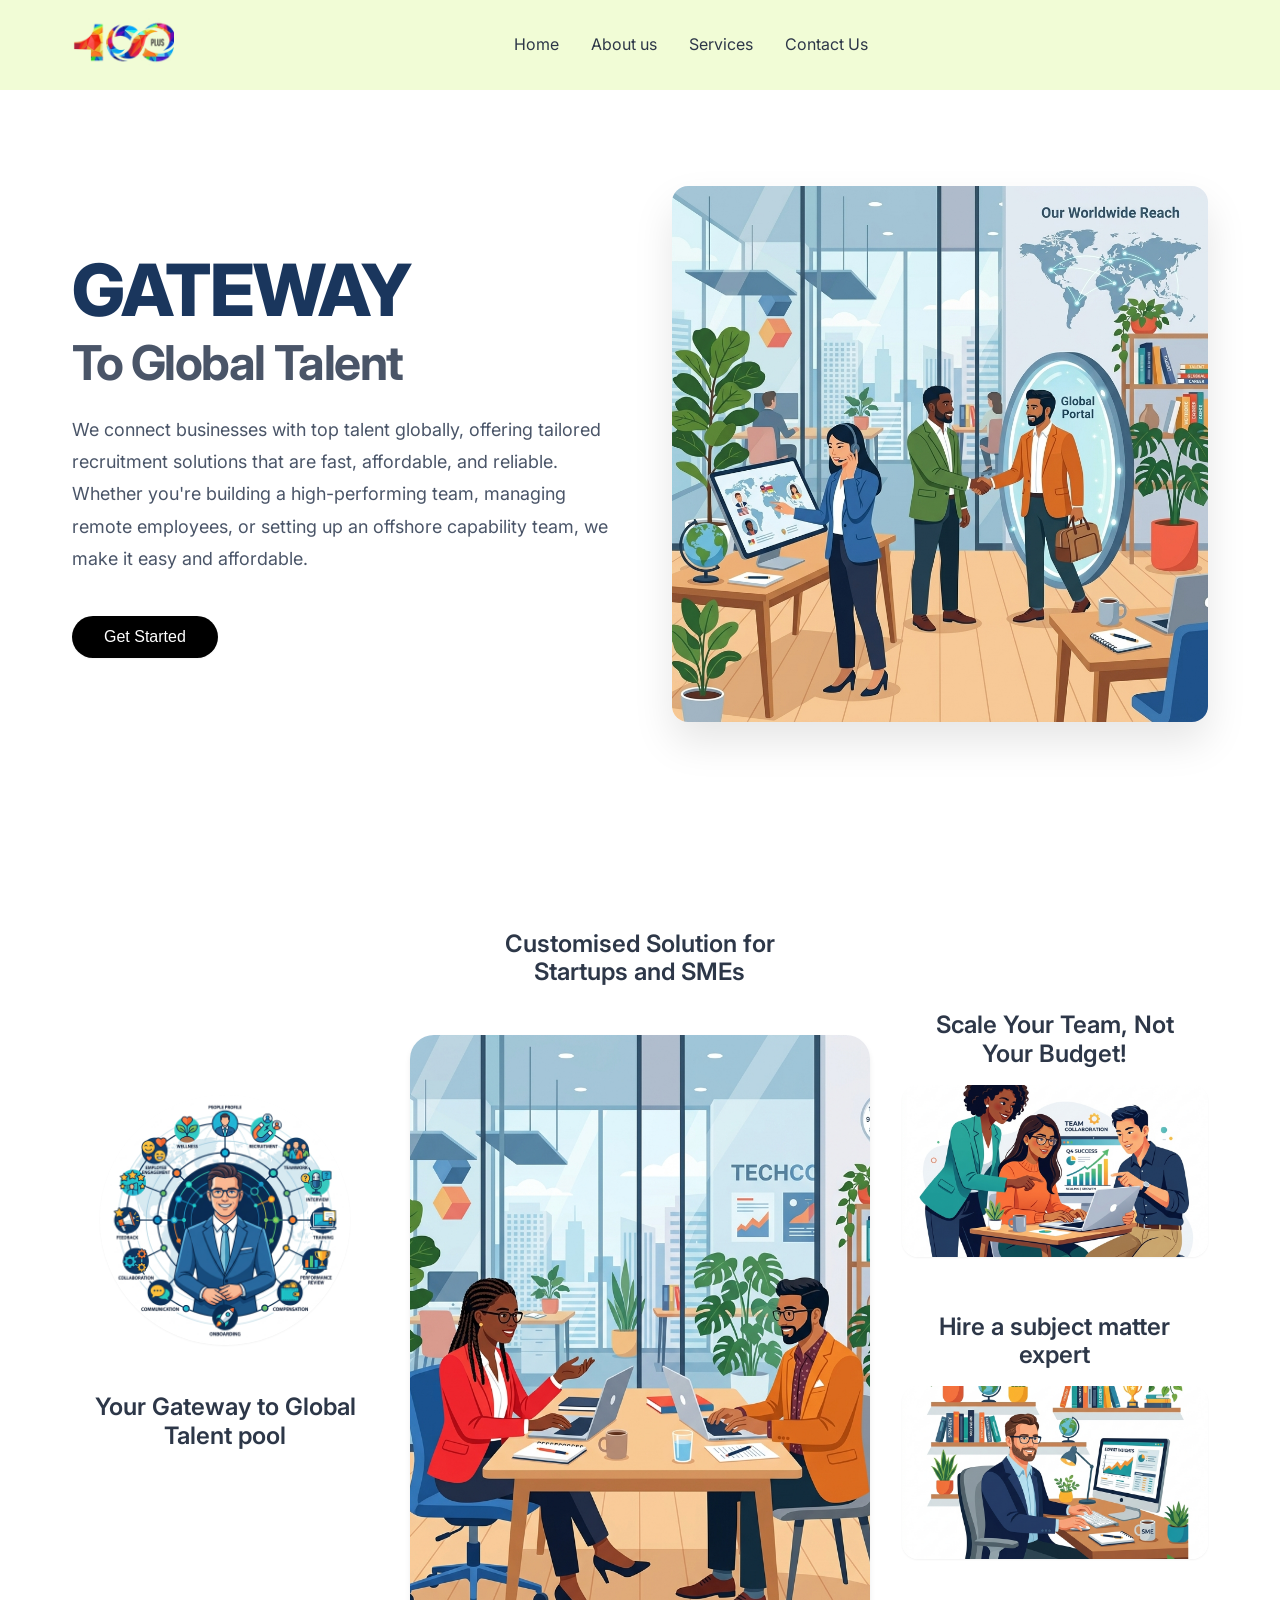
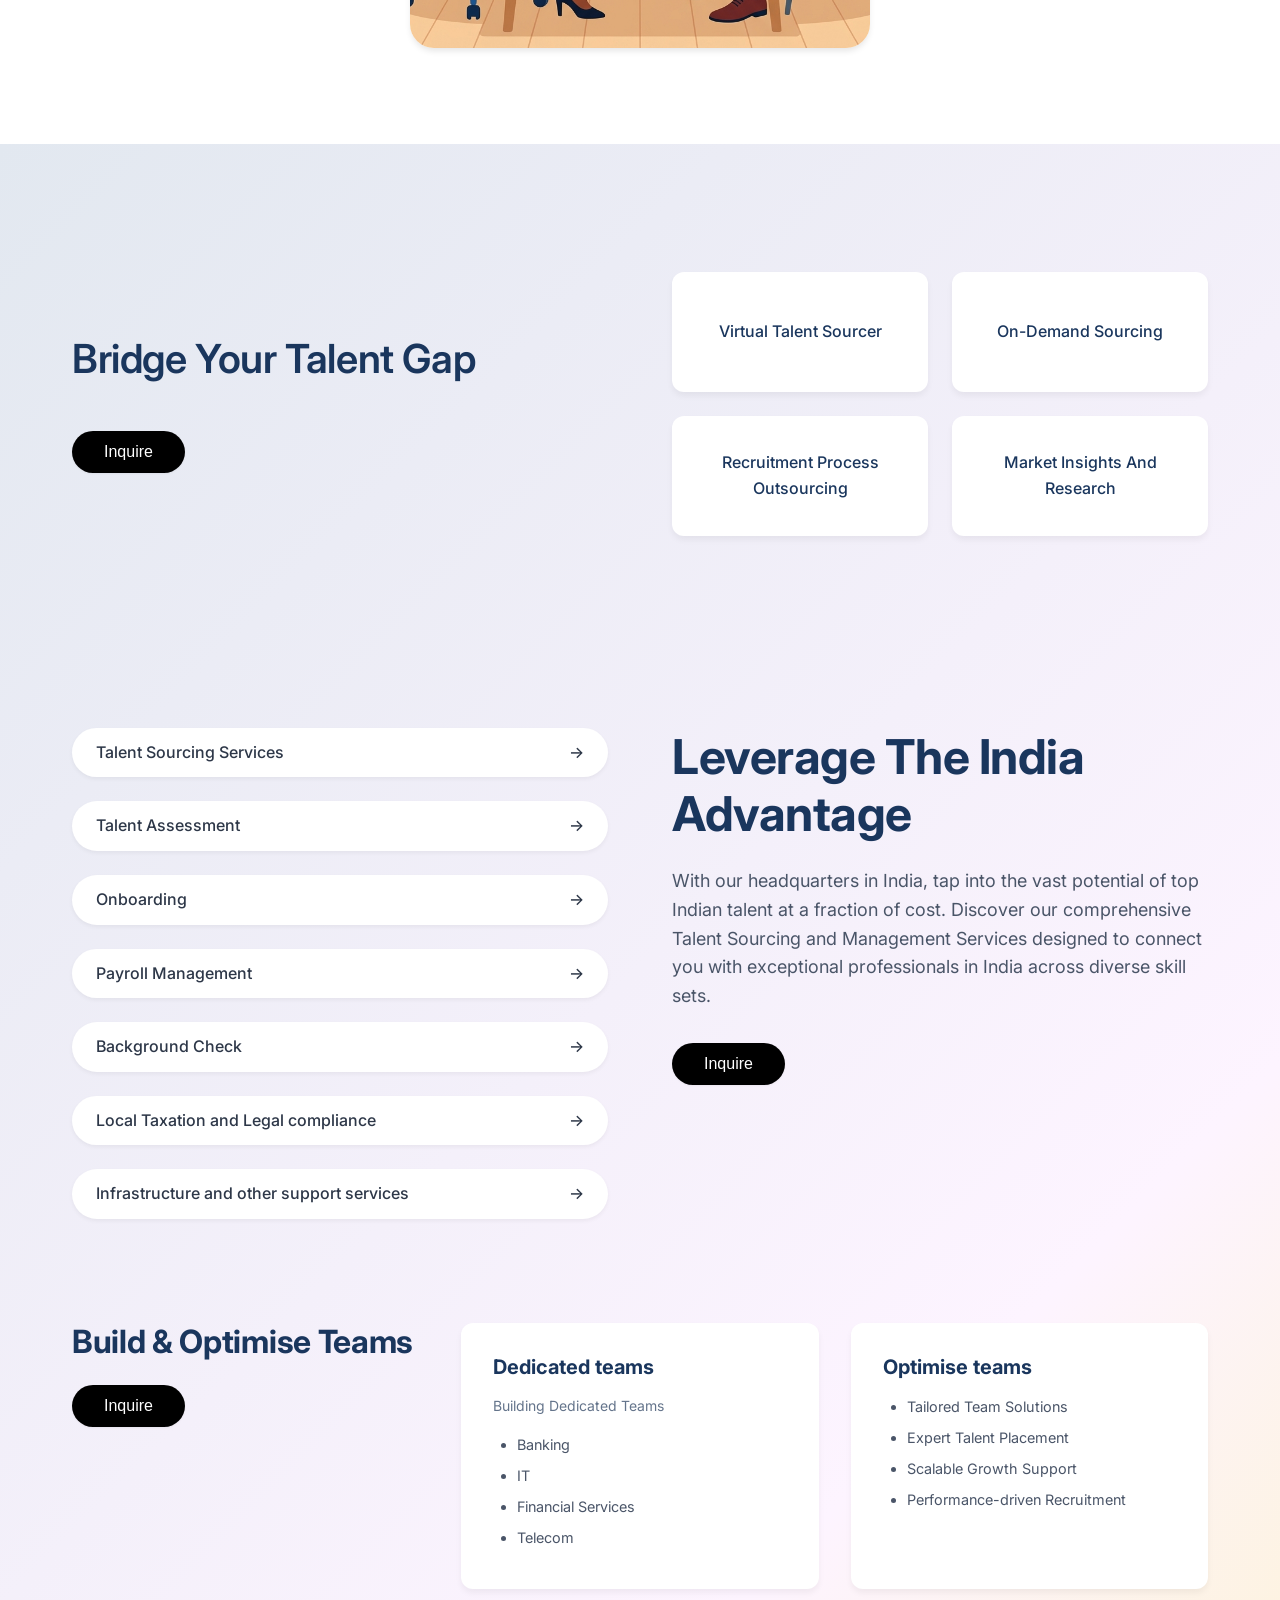
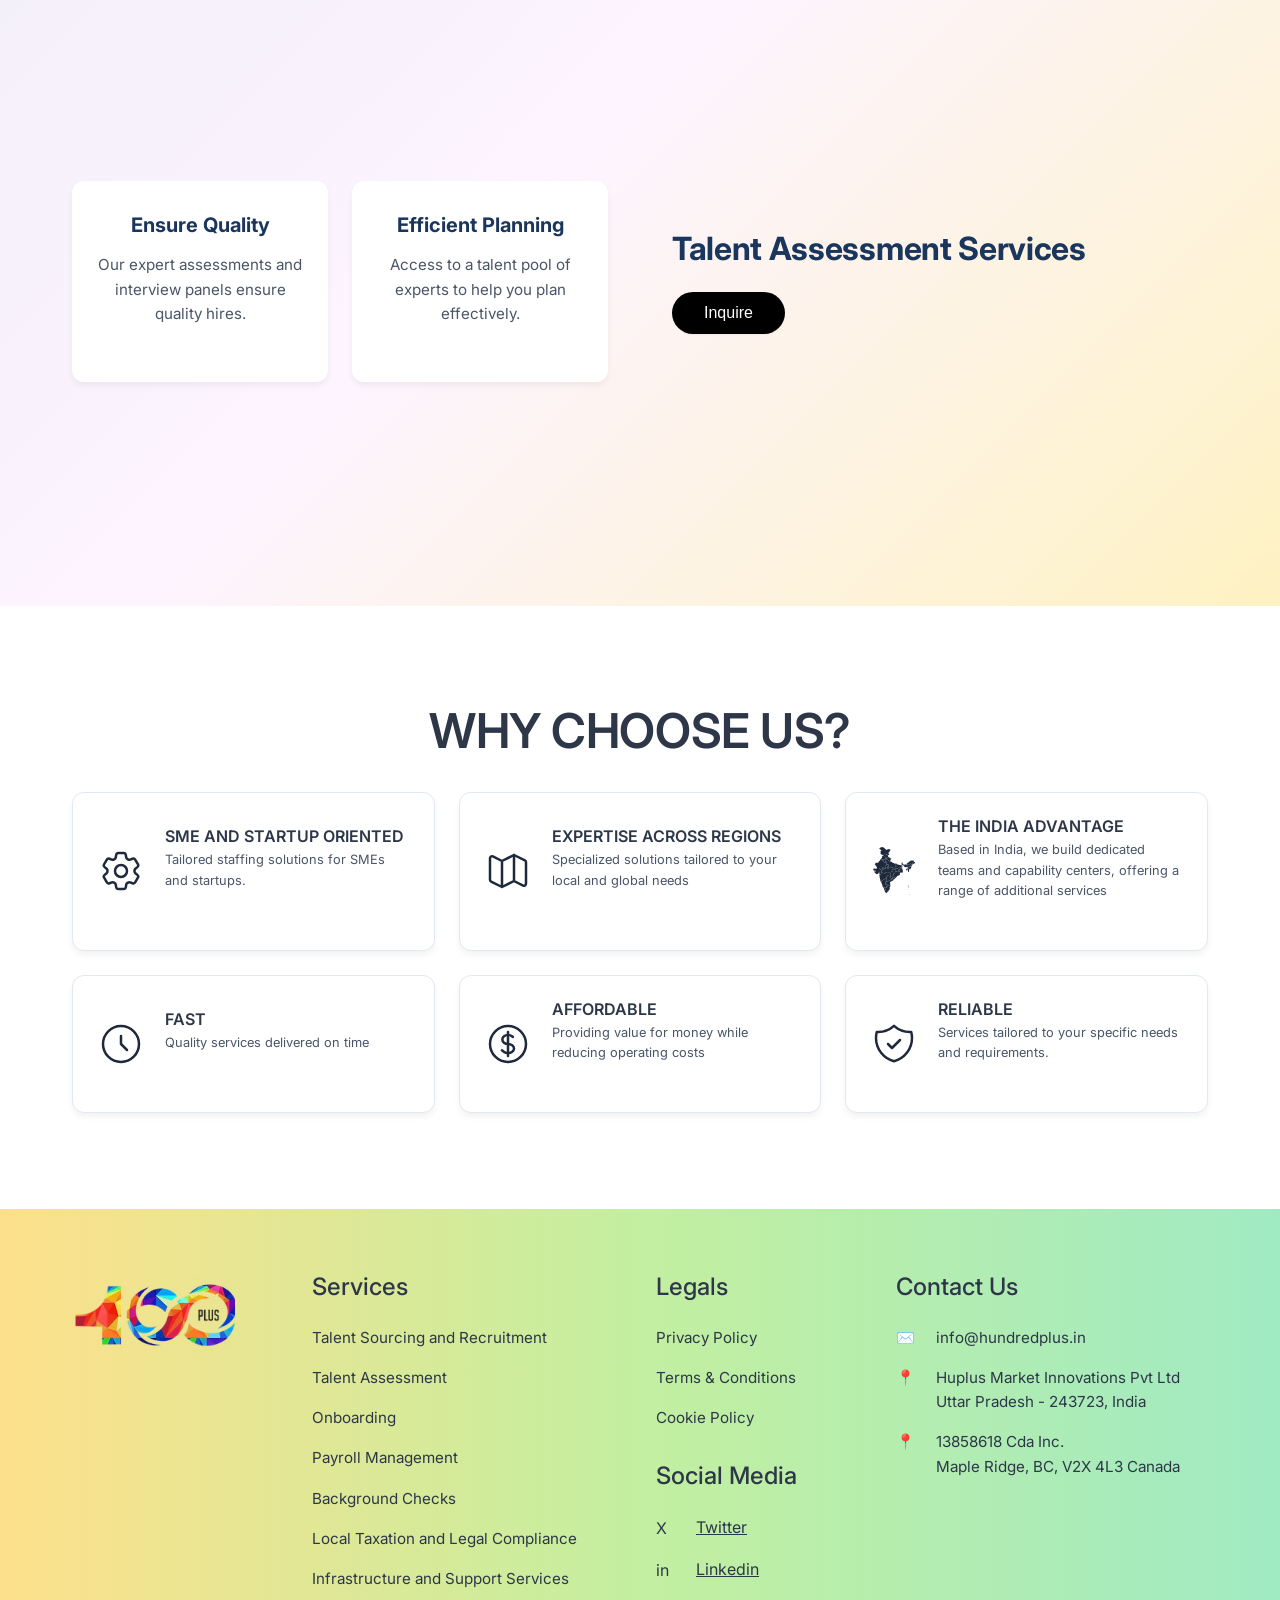
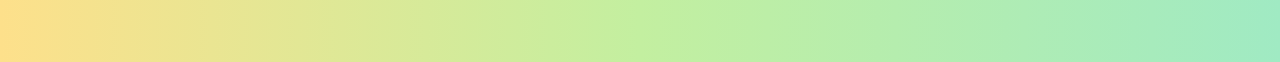
<file: index.html>
<!DOCTYPE html>
<html lang="en">
<head>
    <meta charset="UTF-8">
    <meta name="viewport" content="width=device-width, initial-scale=1.0">
    <!-- SEO Meta Tags -->
    <meta name="description" content="Connect with top global talent. Hundred Plus offers fast, affordable, and reliable recruitment, onboarding, and payroll management solutions.">
    <meta name="keywords" content="Top 10 recruitment companies in India, Top Global staffing company, Top Global staffing agency, talent acquisition services, Recruitment and staffing, Recruitment Process Outsourcing, Remote Teams in India, Offshore team, Remote Hub, Capability centre, Center of Excellence, CoE, Shared Services Center, SSC, Offshore Development Center, ODC, Global In-House Center, GIC, Delivery Center, Innovation Hub, Support Center, Extended Team, Remote Operations Hub, Distributed Team, Virtual Team, Remote Engineering Team, Cloud Office, Tech Back Office, Managed Services Hub, Engineering Center, R&D Center, Remote Accounts operations Hub, Talent Assessment services, Interview Panel for talent assessment, Market Research and Insights for recruitment, Payroll Management services, Background check in India, Team Infrastructure and support services in India, Canada, Toronto, Vancouver, Calgary, Halifax, North America, US, IT recruitment, Banking and Finance recruitment, Cloud, Machine Learning, Data Analytics, Business Analytics, Automation, Artificial Intelligence, ERP, SAP Expert, Full stack developer, Mobile developer, Project Manager, Cloud Architects and Engineers, Cybersecurity Analysts, Data Scientists and Analysts, Murex Developer, Murex Business Analyst, Calypso Developer, Calypso Business Analyst, Endur Developer, Endur Business Analyst">
    <meta name="author" content="Hundred Plus">
    
    <!-- Open Graph / Facebook -->
    <meta property="og:type" content="website">
    <meta property="og:url" content="https://www.hundredplushr.com/">
    <meta property="og:title" content="Hundred Plus | Global Talent & Recruitment Solutions">
    <meta property="og:description" content="Connect with top global talent. Hundred Plus offers fast, affordable, and reliable recruitment, onboarding, and payroll management solutions.">
    <meta property="og:image" content="https://www.hundredplushr.com/images/logo.png">
    
    <!-- Twitter -->
    <meta property="twitter:card" content="summary_large_image">
    <meta property="twitter:url" content="https://www.hundredplushr.com/">
    <meta property="twitter:title" content="Hundred Plus | Global Talent & Recruitment Solutions">
    <meta property="twitter:description" content="Connect with top global talent. Hundred Plus offers fast, affordable, and reliable recruitment, onboarding, and payroll management solutions.">
    <meta property="twitter:image" content="https://www.hundredplushr.com/images/logo.png">
    
    <!-- Canonical URL -->
    <link rel="canonical" href="https://www.hundredplushr.com/">
    <title>Hundred Plus | Global Talent & Recruitment Solutions</title>
    <link rel="stylesheet" href="css/styles.css">
</head>
<body>

    <!-- Header Section -->
    <header class="Header-header">
      <div class="container Header-nav">
        <a href="index.html">
          <img src="images/logo.png" alt="100 Plus Logo" style="height: 50px; width: auto" />
        </a>
        <button class="Header-hamburger" id="mobileMenuBtn" aria-label="Toggle menu" onclick="document.getElementById('mobileMenu').classList.toggle('active')">
          <svg width="24" height="24" viewBox="0 0 24 24" fill="none" stroke="currentColor" stroke-width="2" stroke-linecap="round" stroke-linejoin="round">
            <line x1="3" y1="12" x2="21" y2="12"></line>
            <line x1="3" y1="6" x2="21" y2="6"></line>
            <line x1="3" y1="18" x2="21" y2="18"></line>
          </svg>
        </button>
        <nav class="Header-menu" id="mobileMenu">
          <a href="index.html">Home</a>
          <a href="about.html">About us</a>
          <a href="services.html">Services</a>
          <a href="contact.html">Contact Us</a>
        </nav>
      </div>
    </header>

    <!-- Hero Section -->
    <section class="Hero-hero">
      <div class="container Hero-content animate-fade-in-up">
        <div class="Hero-left">
          <h1>
            GATEWAY
            <span>To Global Talent</span>
          </h1>
          <p>
            We connect businesses with top talent globally, offering tailored recruitment solutions that are fast, affordable, and reliable. Whether you're building a high-performing team, managing remote employees, or setting up an offshore capability team, we make it easy and affordable.
          </p>
          <div class="Hero-actions">
            <button class="btn btn-primary">Get Started</button>
          </div>
        </div>
        <div class="Hero-right" style="display: flex; justify-content: center; align-items: center;">
          <img src="images/hero.png" alt="Global Talent Recruitment" style="width: 100%; max-width: 600px; height: auto; border-radius: 16px; box-shadow: 0 20px 40px rgba(0,0,0,0.1);" class="animate-fade-in-up" />
        </div>
      </div>
    </section>

    <!-- StartupsSMEs Section -->
    <section class="StartupsSMEs-section">
      <div class="container">
        <div class="StartupsSMEs-grid">
          <div class="StartupsSMEs-col animate-fade-in-up">
            <img src="images/gateway.png" class="StartupsSMEs-circlePlaceholder" alt="Gateway to Global Talent" />
            <h3>Your Gateway to Global<br/>Talent pool</h3>
          </div>
          
          <div class="StartupsSMEs-col animate-fade-in-up animate-delay-100">
            <h3 style="margin-bottom: 1rem">Customised Solution for<br/>Startups and SMEs</h3>
            <img src="images/office.png" class="StartupsSMEs-imagePlaceholder" alt="Meeting in office" />
          </div>
          
          <div class="StartupsSMEs-col animate-fade-in-up animate-delay-200">
            <div>
              <h3 style="margin-bottom: 1rem">Scale Your Team, Not<br/>Your Budget!</h3>
              <img src="images/scale.png" class="StartupsSMEs-rectPlaceholder" alt="Scale your team" />
            </div>
            <div>
              <h3 style="margin-bottom: 1rem">Hire a subject matter expert</h3>
              <img src="images/expert.png" class="StartupsSMEs-rectPlaceholder" alt="Subject matter expert" />
            </div>
          </div>
        </div>
      </div>
    </section>

    <div class="unified-gradient-bg">
    <!-- BridgeTalentGap Section -->
    <section class="BridgeTalentGap-section">
      <div class="container BridgeTalentGap-grid">
        <div class="BridgeTalentGap-left">
          <h2>Bridge Your Talent Gap</h2>
          <button class="btn btn-primary" style="margin-top: 1rem">Inquire</button>
        </div>
        
        <div class="BridgeTalentGap-right">
          <div class="BridgeTalentGap-card">Virtual Talent Sourcer</div>
          <div class="BridgeTalentGap-card">On-Demand Sourcing</div>
          <div class="BridgeTalentGap-card">Recruitment Process<br/>Outsourcing</div>
          <div class="BridgeTalentGap-card">Market Insights And<br/>Research</div>
        </div>
      </div>
    </section>

    <!-- LeverageIndia Section -->
    <section class="LeverageIndia-section">
      <div class="container">
        
        <div class="LeverageIndia-topGrid">
          <div class="LeverageIndia-accordionList">
              <a href="services.html#talent-sourcing" class="LeverageIndia-accordionItem" style="text-decoration: none;">Talent Sourcing Services<span>→</span></a>
              <a href="services.html#talent-assessment" class="LeverageIndia-accordionItem" style="text-decoration: none;">Talent Assessment<span>→</span></a>
              <a href="services.html#onboarding" class="LeverageIndia-accordionItem" style="text-decoration: none;">Onboarding<span>→</span></a>
              <a href="services.html#payroll-management" class="LeverageIndia-accordionItem" style="text-decoration: none;">Payroll Management<span>→</span></a>
              <a href="services.html#background-checks" class="LeverageIndia-accordionItem" style="text-decoration: none;">Background Check<span>→</span></a>
              <a href="services.html#local-taxation" class="LeverageIndia-accordionItem" style="text-decoration: none;">Local Taxation and Legal compliance<span>→</span></a>
              <a href="services.html#infrastructure" class="LeverageIndia-accordionItem" style="text-decoration: none;">Infrastructure and other support services<span>→</span></a>
          </div>
          <div class="LeverageIndia-rightContent">
            <h2>Leverage The India Advantage</h2>
            <p>
              With our headquarters in India, tap into the vast potential of top Indian talent at a fraction of cost. Discover our comprehensive Talent Sourcing and Management Services designed to connect you with exceptional professionals in India across diverse skill sets.
            </p>
            <button class="btn btn-primary">Inquire</button>
          </div>
        </div>

        <div class="LeverageIndia-bottomGrid">
          <div class="LeverageIndia-bottomTitle">
            <h2>Build & Optimise Teams</h2>
            <button class="btn btn-primary">Inquire</button>
          </div>
          
          <div class="LeverageIndia-card">
            <h3>Dedicated teams</h3>
            <p style="font-size: 0.875rem; margin-bottom: 1rem; color: #64748B">Building Dedicated Teams</p>
            <ul>
              <li>Banking</li>
              <li>IT</li>
              <li>Financial Services</li>
              <li>Telecom</li>
            </ul>
          </div>

          <div class="LeverageIndia-card">
            <h3>Optimise teams</h3>
            <ul>
              <li>Tailored Team Solutions</li>
              <li>Expert Talent Placement</li>
              <li>Scalable Growth Support</li>
              <li>Performance-driven Recruitment</li>
            </ul>
          </div>
        </div>

      </div>
    </section>

    <!-- TalentAssessment Section -->
    <section class="TalentAssessment-section">
      <div class="container">
        
        <div class="TalentAssessment-grid">
          <div class="TalentAssessment-cards">
            <div class="TalentAssessment-card">
              <h3>Ensure Quality</h3>
              <p>Our expert assessments and interview panels ensure quality hires.</p>
            </div>
            <div class="TalentAssessment-card">
              <h3>Efficient Planning</h3>
              <p>Access to a talent pool of experts to help you plan effectively.</p>
            </div>
          </div>
          
          <div class="TalentAssessment-rightContent">
            <h2>Talent Assessment Services</h2>
            <button class="btn btn-primary">Inquire</button>
          </div>
        </div>

        </div>
    </section>

    <!-- WhyChooseUs Section -->
    <section class="WhyChooseUs-section">
      <div class="container">
        <h2 class="TalentAssessment-whyChooseUs" style="margin-top: 0">WHY CHOOSE US?</h2>

        <div class="WhyChooseUs-grid">
          <div class="WhyChooseUs-card">
            <div class="WhyChooseUs-icon">
              <svg fill="none" stroke="currentColor" stroke-width="1.5" viewBox="0 0 24 24"><path stroke-linecap="round" stroke-linejoin="round" d="M9.594 3.94c.09-.542.56-.94 1.11-.94h2.593c.55 0 1.02.398 1.11.94l.213 1.281c.063.374.313.686.645.87.074.04.147.083.22.127.325.196.72.257 1.075.124l1.217-.456a1.125 1.125 0 011.37.49l1.296 2.247a1.125 1.125 0 01-.26 1.431l-1.003.827c-.293.241-.438.613-.43.992a7.688 7.688 0 010 .252c-.008.378.137.75.43.991l1.004.827c.424.35.534.955.26 1.43l-1.298 2.247a1.125 1.125 0 01-1.369.491l-1.217-.456c-.355-.133-.75-.072-1.076.124a6.47 6.47 0 01-.22.128c-.331.183-.581.495-.644.869l-.213 1.281c-.09.543-.56.94-1.11.94h-2.594c-.55 0-1.019-.398-1.11-.94l-.213-1.281c-.062-.374-.312-.686-.644-.87a6.52 6.52 0 01-.22-.127c-.325-.196-.72-.257-1.076-.124l-1.217.456a1.125 1.125 0 01-1.369-.49l-1.297-2.247a1.125 1.125 0 01.26-1.431l1.004-.827c.292-.24.437-.613.43-.991a6.932 6.932 0 010-.252c.007-.378-.138-.75-.43-.991l-1.004-.827a1.125 1.125 0 01-.26-1.43l1.297-2.247a1.125 1.125 0 011.37-.491l1.216.456c.356.133.751.072 1.076-.124.072-.044.146-.086.22-.128.332-.183.582-.495.644-.869l.214-1.28z"></path><path stroke-linecap="round" stroke-linejoin="round" d="M15 12a3 3 0 11-6 0 3 3 0 016 0z"></path></svg>
            </div>
            <div class="WhyChooseUs-text">
              <h3>SME AND STARTUP ORIENTED</h3>
              <p>Tailored staffing solutions for SMEs and startups.</p>
            </div>
          </div>
          
          <div class="WhyChooseUs-card">
            <div class="WhyChooseUs-icon">
              <svg fill="none" stroke="currentColor" stroke-width="1.5" viewBox="0 0 24 24"><path stroke-linecap="round" stroke-linejoin="round" d="M9 20l-5.447-2.724A1 1 0 013 16.382V5.618a1 1 0 011.447-.894L9 7m0 13l6-3m-6 3V7m6 10l4.553 2.276A1 1 0 0021 18.382V7.618a1 1 0 00-.553-.894L15 4m0 13V4m0 0L9 7"></path></svg>
            </div>
            <div class="WhyChooseUs-text">
              <h3>EXPERTISE ACROSS REGIONS</h3>
              <p>Specialized solutions tailored to your local and global needs</p>
            </div>
          </div>
          
          <div class="WhyChooseUs-card">
            <div class="WhyChooseUs-icon">
              <svg viewBox="0 0 612 696" width="100%" height="100%" fill="currentColor">
	<path
		id="an"
		aria-label="Andaman and Nicobar Islands"
		d="m 537.188,685.44148 -0.041,0.4695 0.768,0.30627 0.104,2.47542 1.258,1.84675 -0.71,-0.0232 0.661,0.93295 -0.574,0.18739 -0.437,0.94503 0.103,1.88201 -0.409,0.42617 -0.663,-0.49065 -0.502,1.30269 -0.461,-0.2156 0.224,-1.08911 -0.606,-0.31434 -0.121,-1.2503 -0.813,-0.73346 0.069,-0.77879 -1.076,-1.12336 -0.646,0.17933 -0.121,-1.96159 0.365,-0.27304 -0.4,-0.27001 0.64,-1.36616 0.994,0.0584 0.564,-0.57427 0.878,0.27505 0.092,-0.68006 0.86,-0.14307 z m -2.826,-4.29496 0.895,1.77017 -2.249,2.47845 -0.57,-1.39035 0.238,-1.31478 1.704,-0.4695 -0.018,-1.07399 z m -6.972,-12.28743 0.62,0.37378 0.054,0.95511 0.372,-0.12392 0.733,0.79995 -0.07,1.22108 -0.819,-0.73849 -1.384,0.38789 -0.288,-0.63372 0.323,-0.48259 -0.855,0.17027 0.198,-1.45785 1.116,-0.47151 z m 3.502,-0.0695 0.743,0.76973 -0.11,1.34098 -1.472,-1.19389 0.529,-0.85234 0.383,0.60853 -0.073,-0.67301 z m 0.656,-2.05731 0.291,1.85178 -0.652,-1.69864 0.361,-0.15314 z m -1.091,-2.2447 0.394,0.70928 -0.884,1.04981 0.947,1.26743 0.041,1.10422 -0.412,-0.27001 -0.465,0.31837 -0.158,0.77476 -0.325,-0.99943 0.426,0.0796 0.114,-0.58536 0.146,0.45237 0.247,-0.67099 -0.938,0.56621 0.092,-0.83824 -0.627,-0.64883 -0.116,-1.08809 1.518,-1.22109 z m -6.096,-0.7264 0.087,0.94704 -0.404,-0.51281 0.317,-0.43423 z m -2.282,-1.91123 0.359,0.19848 -0.356,1.48404 1.639,1.28758 -0.11,0.45942 -1.593,-0.57024 -0.756,-1.02865 0.157,-1.47599 0.66,-0.35464 z m -1.725,-2.48851 0.285,0.72439 -0.466,-0.2005 0.181,-0.52389 z m 11.976,-2.12381 0.554,2.22556 -0.33,0.0282 -0.08,0.96619 -0.144,-3.21996 z m -17.337,-14.22082 0.765,1.02563 0.632,-0.27504 -0.606,0.35464 0.105,1.13444 -0.86,0.46244 -1.209,-0.15818 -0.228,-1.89409 0.96,-0.0353 0.151,-0.86645 0.29,0.25187 z m -5.693,-35.18985 0.303,0.69114 0.034,-0.42113 0.553,0.46244 0.043,1.32486 0.571,0.30426 0.19,2.31624 -1.188,1.3984 0.616,0.72339 -1.181,1.43165 -1.64,-0.7798 -1.035,0.34255 0.738,-1.75809 -0.843,-1.12537 -0.088,-2.43411 0.448,0.45035 1.244,-2.15202 0.892,-0.62565 0.231,0.45942 0.112,-0.60853 z m 2.629,-13.08436 0.929,1.5727 -0.763,0.62868 0.924,0.42415 -0.055,0.36472 -1.862,0.51684 -0.434,-0.43927 0.123,-0.72237 0.751,-0.10478 -0.195,-1.47195 0.582,-0.76872 z m -0.926,-0.67402 -0.284,0.15415 0.186,-0.91783 0.098,0.76368 z m -7.918,-1.08407 1.085,0.17632 -0.019,1.31679 -1.158,-0.1481 0.092,-1.34501 z m 6.716,-0.23474 0.622,0.3093 -0.822,0.74252 0.2,-1.05182 z m 10.071,-5.13723 1.075,0.16624 -0.465,0.49972 -0.716,-0.34457 0.106,-0.32139 z m -1.074,-4.07532 0.271,-0.21158 0.564,0.52793 0.933,2.47844 -0.237,0.44733 -0.886,-1.45482 -0.543,0.0383 -1.023,-1.01455 0.826,-1.1556 0.095,0.34457 z m 0.412,-1.48405 0.074,1.27046 -0.647,-0.61256 -0.046,-0.72641 0.619,0.0685 z m 0.807,-1.15963 0.371,2.3918 -0.807,-0.65185 0.006,-0.67401 -1.081,-0.74958 0.615,-0.12695 0.421,0.57831 0.475,-0.76772 z m 0.855,-1.16466 0.553,1.47598 -0.427,1.26038 -0.784,-1.06593 0.658,-1.67043 z m -7.699,-0.52088 0.06,1.5052 0.968,-0.15717 -0.584,2.06436 1.288,0.63271 -0.452,0.56521 -0.476,-0.43625 -0.055,0.53498 0.673,0.36169 -1.042,0.80298 0.111,2.37769 0.468,-1.74801 0.792,-0.0836 0.084,0.74555 -0.687,4.25768 -0.257,-0.22467 -0.058,0.48561 -0.813,-0.3637 0.133,0.79189 -0.88,0.34759 0.156,0.61356 0.294,-0.32945 0.144,0.38285 0.739,-0.78081 -0.176,-0.57931 0.734,0.44632 -0.947,4.02394 -0.272,-0.63674 -1.076,-0.31937 0.008,-1.07601 -0.615,0.20452 -0.202,-1.21806 0.583,0.0897 0.174,-0.4433 -0.264,-0.31233 -0.496,0.35061 -0.418,-1.78427 -0.55,0.50173 -0.324,-3.01141 -0.489,0.20553 -0.198,-0.48058 1.023,-2.1097 0.51,1.2624 0.312,-0.20553 0.053,0.83421 0.144,-0.28009 0.264,-4.95991 1.616,-2.84819 z m 0.75,0.37277 0.37,-0.0131 -0.121,0.73346 -0.526,-0.0897 0.277,-0.6307 z m 3.455,-0.807 0.246,0.70021 -0.456,-0.22971 -0.099,0.44733 -0.164,-0.60853 0.473,-0.3093 z m 3.685,-0.13097 0.187,0.52994 0.404,-0.49267 -0.109,1.20698 -0.783,-0.54102 0.301,-0.70323 z m -2.854,-0.40401 -0.404,1.06996 -0.432,-1.22915 0.529,0.16423 0.161,-0.64379 0.146,0.63875 z m -3.45,-0.63271 1.278,0.37076 0.601,-0.27102 0.48,0.85134 -0.638,0.43221 0.453,1.08709 -0.71,-0.0554 0.088,0.85738 -0.591,-0.16523 -0.426,0.74152 0.215,0.5108 -1.001,0.93596 -0.534,-0.67401 0.644,-3.04566 -0.578,-0.18639 0.169,-0.60651 0.297,0.21459 0.359,-0.45639 -0.106,-0.54103 z m 22.254,-0.22568 0.744,0.70223 0.114,1.10321 -1.131,-0.17632 -0.248,-0.86644 0.521,-0.76268 z m -18.511,-2.01398 -0.482,1.18481 -0.272,-0.10982 0.235,-1.08406 0.519,0.009 z m -5.117,-8.89721 0.142,2.36661 -0.486,-1.68957 0.344,-0.67704 z m 3.934,-1.86588 0.482,0.0766 -0.353,0.58737 0.48,0.0252 0.547,1.64928 -0.418,0.71431 0.97,1.37624 -0.47,1.44375 0.217,3.1313 -0.76,0.34254 -0.021,0.31938 0.562,-0.0403 -0.893,0.51483 -0.017,0.81204 -1.764,-0.46949 1.351,2.31019 -1.306,0.3758 -1.274,-0.36774 -0.351,0.51584 -0.719,-0.0997 -0.439,-0.60551 0.168,-5.76087 -0.481,-0.23978 0.412,0.0141 1.029,-1.36013 -0.528,-0.48057 0.377,-0.63069 -0.465,-2.24672 0.291,0.36068 1.548,-1.94044 0.653,0.52189 0,0 0.628,-0.14911 0,0 0.544,-0.70021 z m -4.254,-1.63618 0.507,0.29217 0.034,1.9344 -0.425,1.01455 -0.541,0.11385 0.285,0.41105 -0.437,0.73447 -0.419,-1.68957 0.448,-2.16209 0.548,-0.64883 z m 6.511,-0.1078 -0.569,0.64379 0.07,0.69819 -0.646,-0.12996 0.163,-1.03974 0.261,0.42416 0.721,-0.59644 z m 0.475,-12.41236 0.326,1.0357 -0.216,1.94044 0.222,0.67603 0.337,-0.37076 0.198,0.32341 -0.326,0.51483 0.739,0.99642 -0.519,0.70726 -0.691,-0.90876 -0.617,-0.1743 -0.355,0.52692 -0.337,-0.67502 -0.412,0.35161 1.233,0.51483 0.063,0.93395 0.704,-0.11384 -0.007,0.49065 0.437,-0.28714 -0.721,2.016 0.056,2.10668 -0.648,1.12739 -0.797,-0.13904 0.185,0.47655 -0.837,-1.03369 -0.385,0.14709 -0.306,0.69517 0.771,1.08609 -0.548,0.53195 -0.113,-0.82715 -0.517,0.0494 -0.583,1.18884 0.388,0.95007 0,0 -0.628,0.14911 0,0 -1.021,-0.81909 -10e-4,-1.5314 0.505,-0.0242 0.143,-0.55815 -0.769,-0.1209 0.174,-1.53039 0.535,-0.14911 -0.256,-0.65689 0.785,-0.26396 -0.791,-0.29923 0.378,-1.79838 0.559,-0.44229 -0.669,-0.43121 0.413,-0.53196 -0.431,-0.16825 0.372,-1.40042 0.576,-0.23172 -0.5,-0.35867 0.518,0 0.343,-0.59241 -0.262,-0.89869 1.21,-0.65286 -0.25,-0.74756 0.989,-0.1743 0.506,0.35867 -0.023,-0.97626 0.467,0.67099 0.404,-0.67804 z m -0.285,-2.21549 0.251,1.06089 -1.069,-0.6055 0.818,-0.45539 z m 13.096,-26.52437 -0.617,1.4518 0.021,-0.82615 0.596,-0.62565 z"
	/>
	<path
		id="ap"
		aria-label="Andhra Pradesh"
		d="m 295.438,482.23741 -0.002,0.007 0,0 0.002,-0.007 z m 0.652,-0.0393 -0.389,2.49054 -0.753,-1.07903 -0.016,-0.80298 1.158,-0.60853 z m -0.652,0.0393 -0.122,-0.62767 -0.272,0.4433 -1.262,0.0977 -0.058,-0.73144 -0.901,0.58133 1.737,0.7667 0,0 -0.023,1.03873 0.454,0.14004 0.663,1.50017 -7.647,3.77106 -4.692,1.85681 -3.756,-1.06895 -3.105,0.36975 -2.669,1.33493 -2.599,5.73367 0.099,0.96921 -2.908,3.10007 -0.273,0.46546 0.384,0.87048 -0.948,0.83521 -3.03,0.41106 -0.866,-1.47094 0.261,-0.7788 0.373,0.006 -0.117,-0.58032 -2.482,-0.87249 -3.128,0.60651 -2.228,1.07097 -1.913,1.26945 -1.459,1.6402 -1.448,4.49646 -2.123,3.3872 -1.075,5.04353 1.396,7.50586 1.762,3.11215 -1.448,10.08303 2.407,6.52153 -0.174,3.87786 1.651,4.44205 -3.018,-5.51604 -0.564,-0.25692 -0.116,1.91022 -0.617,-0.62263 0.355,-0.61659 -0.401,-0.0776 -1.169,1.85077 2.315,2.12481 1.569,0.0363 1.581,1.4105 0,0 0.001,1.1425 -0.756,-0.42516 -0.956,-1.89007 -1.638,-0.0433 -1.73,-1.26642 -1.577,0.17228 -0.083,0.42113 0.891,0.17833 0.069,0.37378 -0.631,-0.0705 -0.22,0.60953 -0.702,0.17631 0.029,0.71936 -0.644,0.29217 0.441,0.65084 -0.587,0.82111 -1.556,0.70021 -1.065,-0.0191 -0.429,0.47957 -0.538,-0.44632 -0.687,0.65789 1.332,1.04982 -0.848,0.61457 -0.451,-0.57931 -0.714,0.31131 0.153,-0.57024 -0.476,0.0957 -0.1,-1.1294 -1.848,0.78685 -0.66,-0.46848 -0.271,-0.94604 -2.238,-0.27001 -1.136,0.44229 1.056,0.46748 -0.297,1.49009 0.529,-0.38084 0.197,0.28109 -0.5,0.17732 0.045,0.45338 -1.591,0.5249 0.142,0.71633 -0.976,0.70626 -0.849,-0.95309 -1.027,0.1219 -10e-4,0.68107 -0.615,0.41509 -0.758,1.66338 -1.751,-0.1471 -1.873,-1.34097 -1.365,0.1884 -0.438,0.70222 0.653,0.35464 -0.895,-0.0232 -0.123,-1.42964 -2.722,0.87753 -0.912,-0.23072 -0.182,1.11329 -0.893,-0.29117 -0.784,0.83925 0.691,1.28657 -0.439,-0.004 -0.916,3.18974 -0.762,0.57729 0.044,1.25333 -0.487,0.12694 -0.176,-0.51281 0,0 0,0 0,0 -0.114,0.0373 -0.358,-0.0363 -0.102,0.86242 -0.647,0.0222 0.041,0.96316 -1.911,0.1199 -1.63,-0.88257 -0.545,-0.83622 -1.561,0.22668 0.782,-0.72741 -0.137,-0.80398 0,0 0.428,-2.03716 1.298,0.005 0.886,-1.73995 0.689,0.70726 1.203,-0.11788 -0.275,-1.46087 0.738,0.11486 -0.133,-1.46792 1.11,-0.4564 -0.056,-0.62163 0.545,-0.33751 -0.402,-0.47957 1.263,-0.7939 -0.589,-0.66092 0.581,-0.36572 0.184,-1.24426 -0.457,-0.80499 -0.729,0.94402 -1.027,-1.12638 -0.749,0.20553 -0.241,-0.44632 -0.695,0.33147 -0.508,-0.35263 0.636,-0.26497 -0.884,-0.48964 0.746,-4.80576 -3.414,-0.19546 -0.93,0.66394 0.224,-1.28859 -0.7,-0.15616 -0.1,-0.54505 -1.57,0.28814 -0.469,-0.68308 0.12,-0.45741 0.865,0.0816 0.084,-0.55715 -0.512,-0.50173 0.697,-0.93798 -0.098,-1.37926 -1.516,-0.98936 -0.07,0.73144 -1.102,-0.18941 -0.406,0.89566 -0.444,0.005 -0.044,-1.30168 0.745,-0.28311 -0.243,-1.23519 -1.148,1.15157 -0.515,-0.73346 -1.438,-0.0796 -0.25,0.56722 0.447,1.03671 -1.082,0.53297 0.051,0.49669 -1.374,0.48259 -0.086,1.24527 -0.276,-0.6186 -0.666,0.19747 0.136,-0.54506 -0.442,0.0363 -0.809,0.44028 0.55,0.43624 -0.324,0.16926 -0.537,-0.3496 -0.828,0.58536 -0.762,-0.5914 -0.154,1.25534 -0.522,-0.45539 -0.092,0.58435 -0.695,0.0846 0.161,-2.61647 -1.021,-0.0473 0.332,-0.77477 -1.362,-0.22769 -0.826,0.4302 -0.274,-0.68006 -1.182,0.38385 -0.348,-1.1969 -0.467,0.72338 -0.138,-0.42617 -0.547,0.46042 -0.037,-1.24325 -0.441,0.37983 0.137,0.92488 -0.809,0.16422 0.803,0.61861 0.091,1.4246 -1.493,-0.134 -0.737,0.47554 -0.706,-0.70323 -0.313,0.83521 -0.395,-0.21157 -0.506,-1.54953 1.023,-1.70469 0.502,-0.0876 -0.114,-0.60853 -2.193,-2.09761 0.919,-0.91883 -1.005,-1.33897 -0.907,-0.0826 0.162,-0.6045 0.954,-0.14911 0.098,-0.50576 1.637,0.35766 -0.241,1.613 0.322,0.96921 2.039,0.23979 0.549,1.09212 3.478,-0.71733 0.843,0.91682 -0.114,1.85278 0.881,-0.0242 0.03,0.38487 0.744,-0.63372 -0.413,-0.58032 0.48,-0.70524 -1.151,-0.008 0.162,-0.82514 -1.197,-0.33651 1.45,-1.73994 -0.12,-0.32643 -0.946,0.48662 0.067,-0.61155 0.606,-0.11284 0.272,-0.77175 2.317,0.30931 -0.087,-2.61144 -0.87,-0.009 -0.259,-0.81305 -1.187,-0.32744 -0.223,0.64278 0.852,1.8004 -0.668,0.43524 -0.594,-0.82615 0.081,-0.84932 -1.667,-0.14709 0.033,-1.19086 -1.03,0.43423 -1.67,-0.5773 -0.842,1.08709 -0.143,1.60595 -0.623,0.0846 -0.538,-0.65286 -2.34,-0.0121 -0.271,-0.69316 0.528,-0.47251 -1.486,-1.13344 0.084,-0.94805 0.627,-0.50375 0.596,0.30326 0.046,-0.98634 0.62,-0.71835 -2.16,0.21258 -0.893,-1.1828 -0.583,-0.10075 -0.828,-1.60897 0.793,-2.87338 -0.371,-0.96821 1.432,-0.53598 0.329,-3.46982 -0.765,0.2821 -1.342,-0.40905 0.435,-1.01455 -0.216,-1.18784 0.475,-0.42113 1.67,1.34803 2.2,0.39796 0.395,-0.4171 0.967,0.008 -0.123,0.51584 0.792,0.11787 1.574,-2.61647 -0.459,-0.48158 0.536,-0.13601 0.01,-0.97425 -0.78,-0.59543 0.906,-0.82212 -0.34,-0.57729 -0.68,-0.0907 -0.12,-0.81406 -1.007,0.11788 -0.715,-2.46333 -1.193,-1.21202 0.032,-0.3355 1.145,0.13803 0.056,-2.91166 1.092,-0.41409 0.728,0.6045 0.184,-0.73849 -1.711,-1.64222 0.433,-1.93137 -0.871,-0.18841 0.915,-1.47195 1.622,-0.9007 2.208,-0.37378 5.454,0.80499 0,0 2.029,0.19847 1.101,0.76772 1.197,-0.21964 1.739,0.46345 1.853,-0.66696 2.39,0.79995 0.72,-0.93395 0.573,1.25333 0.961,0.37882 0.34,-0.47453 0.813,-0.001 0.321,-1.12135 1.213,-0.62364 0.391,-2.22858 1.247,0.0474 1.873,-1.13041 3.212,0.53599 1.212,-0.92791 2.023,1.57573 1.285,0.0655 1.287,-1.39136 0.028,-1.51326 0.525,0.0796 0.204,0.93697 0.792,0.1078 -0.105,-1.67345 0.42,-0.44532 2.207,-0.94704 3.049,0.62464 0.881,-0.49065 0.138,-5.86766 0.854,-1.16467 3.359,-0.45941 1.478,-1.04982 3.158,-0.69013 2.655,-1.478 0.74,0.85537 1.08,-0.16926 0.842,1.32183 1.174,-0.0927 1.879,-2.25578 0.456,-1.49815 -0.766,-0.85134 -0.867,-0.23575 0.375,-0.96417 0.76,-1.27247 1.842,-0.43927 1.01,-1.30673 0.4,0.69719 1.275,0.0554 0.82,1.19893 0.374,1.86084 0.825,0.35162 0.3,0.96014 0.56,-0.84629 1.107,0.7536 0.08,0.55413 2.228,0.59442 0.864,-0.54506 -1.037,-0.81103 0.218,-0.96921 0.456,-0.1068 -0.054,-1.15257 -1.944,-0.47554 -0.073,0.67401 -2.712,-1.16567 0.638,-0.95108 -0.455,-0.93193 0.588,-0.46043 0.533,1.1556 0.538,0.17127 0.753,-0.72942 0.291,-1.2634 1.341,-0.66092 2.02,1.10321 -0.357,0.71532 1.803,-0.20754 2.234,0.85335 0.552,-0.55211 0.24,-2.09358 0.9,0.008 -0.167,-1.21303 1.798,0.47353 1.157,-0.74857 2.434,-0.41106 0.393,-1.96865 1.792,0.0494 1.204,-1.55053 0.986,0.73446 0.917,-0.0977 1.628,-1.91526 0.167,-1.99081 0.466,-0.66696 -0.435,-0.44229 1.428,-2.15605 0.114,-0.84126 4.307,-2.33034 0.218,-0.45337 -0.722,-0.8997 0,0 0.895,-0.94201 3.155,-1.23418 1.526,-1.44979 2.84,0.31535 0.357,0.72842 1.346,0.68006 0.535,-0.1471 -0.006,-1.36415 0.648,-0.30225 0.16,0.53297 0.508,-0.0584 0.075,-2.24874 0.507,0.38184 0.159,-0.32139 -1.236,-1.23519 0.559,-0.4433 0.085,-1.11328 0.732,-0.1743 0.443,-0.71431 -1.227,-0.23576 1.047,-1.14754 -0.485,-0.90171 2.36,-2.80588 0.526,0.77678 0.502,-0.0484 0.147,1.53845 0.494,-0.0736 -0.389,1.06291 1.368,0.46043 0.226,0.49065 -0.729,0.87552 0.09,0.81103 0.966,0.91279 0.668,-1.2775 2.266,-0.98332 0.549,-1.40949 -0.357,-0.54707 0.48,-0.43524 0.958,0.65387 0.831,-0.0655 0.151,1.01354 0.854,0.34255 1.769,-0.73144 0.759,0.20251 0.102,-1.18784 -0.436,0.22366 -0.462,-0.56319 1.548,-2.06738 -1.19,-0.22065 -0.117,-0.44229 0.567,-0.41005 -0.962,-0.0433 0.074,-1.11933 0.825,-0.33449 1.716,-2.61848 1.439,0.66897 0.07,0.58335 0.3,-1.10523 0.978,0.19445 0.281,-0.72238 1.606,-0.23172 0.055,-0.70626 0.783,0.0282 0.314,-0.63472 -1.354,-1.49613 0.703,0.0796 -0.722,-0.74857 -0.351,0.88962 -0.496,-1.613 0.859,-0.44733 1.309,0.30426 0.977,1.12034 -0.146,-1.19691 0.546,-0.0151 0.07,-0.46345 -0.389,-1.075 0.29,-0.17933 0.427,0.54707 0.246,-0.25893 0.173,0.8866 -0.421,-0.0443 0.039,0.34859 0.752,0.12594 0.315,-1.5183 0.677,0.53297 0.537,-0.85134 -0.212,-0.7133 0.607,-0.7385 1.544,3.04264 0.548,0.10277 -0.365,0.5914 0.838,1.48605 0.717,0.23072 -0.848,-1.56666 0.994,-0.66394 1.74,4.20932 1.457,0.4836 1.827,-0.12392 1.146,1.27348 0.862,-0.0786 0.594,-0.60853 3.787,-0.35967 0.079,-1.65532 0.552,0.34759 0.191,-0.35766 -0.421,-0.35464 0.758,0.1219 -0.468,-0.41105 0.681,0.22467 0.661,-0.61055 -0.289,-0.54001 0.524,-0.63977 -0.534,-1.04074 1.184,0.72439 0.372,-0.88055 1.605,-0.97828 0.451,1.15459 0.524,-0.9279 0.875,0.0564 -0.007,-0.63775 -0.72,0.10075 -0.586,-1.05082 1.452,0.0443 0.08,-0.77376 0.776,0.12392 -0.173,0.70122 0.527,0.52491 0,0 0.878,0.54405 -3.728,4.32417 -0.604,1.85279 -1.844,1.75808 -2.297,3.46075 -4.825,4.53576 -0.023,0.93294 -8.484,4.31511 -3.07,2.10768 -0.901,1.5183 -2.5,2.32631 0,0.73447 -1.373,1.87595 -2.744,2.95298 -12.682,6.47518 -5.007,3.89498 -1.482,1.88201 -0.541,2.01499 -0.477,0.23072 0.151,0.96115 1.163,1.01657 0.89,-0.24886 -0.238,2.48751 -0.903,0.51383 z"
	/>
	<path
		id="ar"
		aria-label="Arunachal Pradesh"
		d="m 585.539,192.70394 0.586,0.92992 -0.057,0.84731 1.267,1.78327 1.034,-0.0161 1.469,-1.19893 0.621,0.70122 -0.973,2.05429 -1.803,0.26094 -1.561,1.57472 -1.49,0.40803 0.751,0.58737 0.722,1.56062 -0.829,1.21403 0.445,0.75663 1.713,-0.88458 2.06,-2.14496 1.865,-0.12795 1.871,-1.00045 -1,2.04522 0.212,0.68812 0.654,-0.135 0.39,2.08249 1.644,2.52781 -0.628,1.36315 -2.37,0.79894 0.447,1.1959 -1.382,1.22008 -0.568,-0.17128 0.119,0.72339 -1.089,0.0826 -0.606,0.63472 0.991,1.12135 -2.287,1.75808 1.174,0.64984 1.07,-0.19445 0.596,1.18683 0.491,-0.15415 0.742,-1.62811 1.087,0.0222 1.452,-1.06794 1.779,-0.0645 1.81,1.05082 0.488,1.13746 1.63,0.13601 0.971,-0.41912 0.571,0.97526 1.478,0.68611 2.011,-1.27449 1.703,1.68353 2.264,0.54304 2.48,1.80443 -0.774,0.0957 -0.687,0.79693 0.172,1.03369 -0.653,1.00951 1.376,0.16322 0.074,0.74051 0.798,0.35665 -0.776,0.90171 0.229,2.13187 -1.421,0.16321 -0.261,-0.96014 -1.092,0.4846 -3.224,2.75551 -0.127,1.03067 -1.421,0.0191 -1.053,1.83062 -0.752,0.10478 -0.936,1.10422 0.839,2.14798 -0.541,1.59386 5.44,7.69325 -0.53,0.80096 -0.792,-0.43423 -0.775,0.28512 -1.819,-1.3571 -2.282,-0.63271 -0.257,-0.6055 0.558,-0.4161 -0.103,-0.73346 -0.489,-0.1078 -1.243,-1.9344 -1.88,-0.62061 -0.282,0.35867 -1.812,-0.0907 -1.888,1.78025 -1.08,-0.43625 -4.949,0.65185 -4.142,2.0956 -2.098,3.37108 -1.236,0.7657 -1.45,0.001 -1.615,3.12928 -1.202,-0.53397 -1.294,2.09257 -1.649,-0.23475 -2.175,3.08194 -2.644,1.03369 -1.359,-0.7113 0,0 -0.449,-1.15156 0.601,-1.2221 -0.623,-0.25892 -0.136,-1.23016 -0.505,-0.33247 1.033,-0.61155 -0.803,-3.58065 0,0 1.104,0.29923 2.101,-1.75506 2.285,-0.72842 0.041,-1.83365 1.182,-1.30269 1.547,0.92287 4.526,-1.46792 1.134,-0.0584 0.701,0.73547 0.261,-0.68006 2.344,-1.79536 -0.85,-1.59789 -0.204,0.269 -0.38,-0.49468 -0.692,0.0443 -0.498,0.87753 -0.092,-0.89868 -0.445,0.63673 -0.377,-0.31131 0.842,-1.79435 -0.173,-1.11329 -0.868,-0.31635 -0.328,-0.86141 -0.776,-0.4836 0.3,-0.60551 -0.482,-0.55311 0.377,-0.37278 -0.801,-1.01958 0.62,-0.25893 -0.153,-0.38386 0.893,-1.21 2.18,-1.85077 1.05,-1.92936 -3.173,-0.21057 -4.587,0.46547 -1.901,1.80443 -2.755,0.94402 -1.42,-0.69114 -5.971,2.28601 -3.568,0.83622 -0.449,0.85234 -0.922,0.12896 -0.825,0.74756 -1.393,-0.0151 -0.144,0.4161 -4.663,2.17518 -0.602,-1.07399 -1.329,0.62364 -1.455,-0.65185 -0.46,0.25893 -0.498,-1.12638 -0.86,0.7123 0.949,1.26441 0.054,0.82413 -2.132,1.05283 -2.016,2.70614 -2.185,1.62509 -3.313,3.71767 0.569,0.42012 0.2,1.04478 -1.31,0.29922 -2.023,2.14799 -3.903,0.7657 -2.96,-0.58133 -6.879,1.09213 -2.126,-1.1153 -0.023,-0.48058 -0.926,-0.54203 -4.469,-0.72641 -0.416,0.4705 0.133,0.73145 -1.26,0.60248 -2.63,-0.0333 -1.253,0.87149 -0.977,-0.21863 -1.605,0.7788 -3.528,0.2025 0,0 -0.095,-2.67994 -1.456,-1.34501 -0.218,-2.2981 0.97,-1.44576 -0.63,-1.01555 1.299,-0.0584 0.397,-0.43524 -1.294,-0.93596 -0.091,-1.72181 -0.748,-1.88201 -1.661,0.45237 -1.599,-0.50778 -2.993,0.27706 -0.627,-0.7657 -0.893,0.42617 -1.688,-2.1369 0.196,-0.78786 -0.385,-0.59442 1.382,-1.71879 0.332,-1.40345 -0.24,-0.84529 -0.614,-0.47453 -0.698,0.13098 -0.451,-0.9541 2.47,-0.0645 0.997,1.06694 2.4,0.0695 0.761,1.74095 1.218,0.51785 1.363,-1.30168 1.498,0.25792 3.244,-2.36863 1.123,0.0252 1.088,1.89006 1.336,-0.39796 0.566,-0.64177 1.006,0.44632 0.972,-0.90675 1.243,0.48561 0.928,-1.34098 1.343,-0.53598 1.471,-2.12078 -1.602,-1.74398 0.503,-1.49815 2.358,-1.81954 0.561,0.71935 1.441,-0.77577 1.45,-1.36213 0.75,0.73849 0.699,-0.76973 -0.212,-0.9551 4.089,-0.72742 0.263,-1.59688 -1.023,-0.93697 1.953,-1.54752 0.614,-1.46691 -0.113,-0.79593 0.582,-0.20955 0.193,-0.76167 2.276,-0.85738 0.598,0.53599 0.354,-0.7254 0.895,0.60047 1.805,0.0272 2.334,-0.75462 0.913,0.4967 1.441,-0.93093 1.719,0.85234 1.576,-2.48247 -0.338,-0.54505 0.202,-1.03067 3.354,-2.71823 1.247,-3.10309 1.528,-1.53845 1.448,-0.10679 0.322,-0.90373 1.233,-0.88055 2.652,-0.0504 1.472,-2.87943 1.735,1.06593 1.388,1.52031 0.432,1.83869 1.545,-0.47252 3.161,1.2896 -0.529,-1.01858 2.111,0.70222 0.489,0.66092 2.7,0.15415 0.33,1.25332 3.007,0.56521 0.925,-0.0685 0.6,-0.8201 0.279,-1.66137 1.057,0.28009 -0.191,-2.05127 1.007,-0.0957 0.271,-1.05485 0.823,0.28915 2.922,-2.56408 0.394,0.4826 1.766,-1.32688 1.597,0.21158 2.584,-1.94347 z"
	/>
	<path
		id="as"
		aria-label="Assam"
		d="m 453.917,283.49453 0.206,1.29161 -0.521,0.29318 0,0 0.315,-1.58479 z m 46.843,-31.55783 3.527,-0.20351 1.605,-0.7788 0.977,0.21863 1.253,-0.87149 2.63,0.0343 1.261,-0.60248 -0.133,-0.73145 0.415,-0.4705 4.47,0.72641 0.926,0.54203 0.023,0.48058 2.126,1.1153 6.879,-1.09213 2.96,0.58133 3.902,-0.7657 2.023,-2.14799 1.31,-0.29922 -0.199,-1.04478 -0.569,-0.42012 3.313,-3.71767 2.186,-1.62408 2.016,-2.70614 2.132,-1.05384 -0.054,-0.82413 -0.949,-1.26441 0.86,-0.7123 0.498,1.12638 0.46,-0.25893 1.455,0.65185 1.329,-0.62364 0.602,1.07399 4.663,-2.17518 0.145,-0.41711 1.393,0.0161 0.825,-0.74756 0.922,-0.12896 0.449,-0.85133 3.567,-0.83723 5.972,-2.28601 1.42,0.69114 2.755,-0.94402 1.9,-1.80443 4.588,-0.46547 3.173,0.21057 -1.05,1.92936 -2.181,1.85077 -0.893,1.21101 0.152,0.38285 -0.619,0.25893 0.801,1.01958 -0.377,0.37278 0.481,0.55311 -0.3,0.60652 0.776,0.48259 0.328,0.86141 0.867,0.31635 0.174,1.11329 -0.843,1.79334 0.377,0.31132 0.445,-0.63674 0.092,0.89869 0.498,-0.87753 0.692,-0.0443 0.38,0.49468 0.204,-0.269 0.85,1.59789 -2.344,1.79536 -0.261,0.68106 -0.701,-0.73547 -1.134,0.0584 -4.526,1.46893 -1.547,-0.92287 -1.182,1.30269 -0.041,1.83365 -2.285,0.72842 -2.102,1.75506 -1.104,-0.29923 0,0 -1.789,1.79032 -1.856,0.97727 -0.747,0.16826 -1.204,-0.79693 -0.878,0.46244 -1.759,2.97211 -2.42,1.72585 -1.22,0.32844 -0.506,-0.48461 -0.617,1.13344 -0.62,-0.46647 -1.614,0.96518 -0.114,0.807 -1.143,0.49569 -0.177,1.92432 -1.012,0.55513 -0.725,1.07097 -0.474,-0.41811 -0.086,-1.95454 -0.273,0.12392 -1.888,2.30515 -0.23,2.72327 -1.413,0.4171 -2.16,3.58165 -0.287,2.35049 -0.759,1.52434 0.514,2.04522 -1.33,0.74656 -0.694,0.97324 -0.846,-0.3899 -0.974,1.12537 -0.334,-0.74454 0.388,-1.478 -0.53,-1.31377 -0.443,0.69215 -1.344,0.62868 0.373,1.41755 -2.768,2.04622 -1.536,2.42706 -1.515,0.58334 -2.005,1.96865 1.343,1.9213 1.381,0.68409 0.342,1.27247 -0.551,0.82816 0.463,0.81003 0,0 -1.785,1.46994 -1.108,3.47788 -0.652,1.10824 -0.763,-0.0393 -0.405,0.71431 0.284,1.56062 -0.47,0.28915 0.278,0.46244 -0.506,0.96014 -0.668,0.48159 0.004,1.04477 -0.93,0.4967 -0.634,-0.69417 -0.27,0.23273 -0.054,1.56767 -0.656,0.72842 0.604,0.80801 -0.613,1.8266 0.661,0.29217 -0.961,0.2015 0.242,0.31635 -0.772,1.478 0.071,1.97772 -0.81,0.18235 0,0 -1.356,0.17833 -0.506,-0.39998 -0.133,0.42517 -0.886,-0.11586 -0.71,0.50072 -1.334,-3.29653 -1.561,3.82547 -1.391,0.50979 -0.266,1.82559 -1.275,0.17127 -0.4,1.57472 -0.956,0.3496 -0.104,0.47957 -0.927,-0.25389 -0.298,-2.31624 -2.632,0.0312 0,0 -1.754,0.0564 1.249,-2.99328 -0.867,-1.86689 -0.002,-1.0075 0,0 0.417,-3.52825 0.991,-1.83365 -1.209,-3.75796 1.212,-0.48259 1.948,1.62006 0.855,-0.0504 0.353,-0.58133 0.893,0.0746 0.271,-0.70122 -0.323,-1.1556 -0.432,0.27505 -0.348,-0.25389 0.453,-0.0846 -0.275,-0.44128 -0.672,0.0826 -0.054,-1.3712 0,0 0.782,-0.12292 0.44,-1.64222 1.228,0.19546 -0.383,-0.93597 2.03,0.51685 0.947,-1.37523 2.879,-0.9803 -0.832,-0.69517 0.576,-0.83119 -0.163,-1.09817 -0.499,-0.0635 -0.492,-1.06795 -0.396,0.14609 -0.929,-0.97828 -0.286,0.15717 -0.122,-0.58032 -0.945,0.43625 -0.229,-1.28053 -0.643,0.0977 1.617,-1.6261 0.184,-1.27348 -1.065,0.80902 -0.629,-0.0705 -0.312,-1.19893 -1.171,-0.25389 -0.759,-1.3853 -0.697,-0.19848 0.021,-0.94201 -1.007,-0.51483 -1.078,0.65991 -2.189,0.20956 -1.429,1.03168 -0.159,-3.28041 0.56,-1.33897 0.955,-0.85939 -1.294,-0.11083 -0.153,-0.76973 2.951,-3.13533 -1.176,0.38688 -1.316,-0.39594 -0.945,0.78484 -1.681,0.30527 -1.293,-0.19143 -1.443,0.96922 -1.088,-1.22915 0.118,-1.06392 -1.183,-0.49065 -1.843,1.39035 -0.231,2.45426 -1.065,1.13545 -1.218,-0.80499 0.562,-0.58133 -0.122,-1.34299 -1.179,-0.24986 -1.553,2.62252 0.622,-0.0685 -1.185,1.2231 0.691,0.0876 0.459,-0.51785 -0.09,0.3909 -1.696,0.74253 -0.534,-0.31938 -1.786,0.37076 -1.213,2.14093 -1.083,0.54707 -0.668,-0.14306 -0.253,-1.0891 0.347,-1.92735 -2.788,0.90071 -0.28,-0.19848 0.6,-0.55312 -0.616,0.0887 -1.012,0.61861 0.596,-1.53341 -1.293,0.0201 -0.518,-1.40849 -0.562,0.10277 0.067,0.69618 -0.756,-0.89667 -0.968,0.31635 -0.563,-0.32542 -0.666,1.02362 -0.785,-0.1612 0.144,-0.98231 -1.284,0.15213 -1.282,1.21101 -0.383,-0.31232 0.471,-0.58737 -0.975,-0.52189 -1.463,1.48203 0.458,-1.44173 -1.196,-1.33493 -1.019,0.61155 -0.673,-0.58636 -0.66,0.0897 -0.851,0.83925 -2.969,0.69819 -1.337,-0.39191 -2.385,1.92633 0.36,0.30628 -0.285,0.43625 -1.334,0.52087 0.223,1.16568 -0.455,0.69618 -0.855,0.22265 2.61,3.09101 -3.081,1.34803 0,0 0.316,-1.99082 -1.059,-2.03917 0.187,-1.1828 -0.608,-1.13444 1.588,-2.87439 -0.814,-0.14508 -0.209,-0.40804 0.71,-0.28411 -0.75,-0.80096 0.004,0.68711 -0.352,-0.0907 -0.396,-1.27147 -0.547,0.0574 0.534,-0.4836 -0.124,-0.66595 -0.805,-0.53498 0.242,-0.4302 -0.414,-0.6579 -0.673,-0.24381 0,0 0.322,-0.20956 -0.823,-0.32946 0.778,-0.54304 -0.728,-0.11586 0.659,-0.49065 -0.501,-0.74051 0.427,0.269 0.257,-0.2962 -0.411,-0.81003 0.854,0.38285 -0.17,-0.7526 0.635,-0.22064 0.024,-0.5239 1.576,-0.73044 -0.219,-0.42818 -0.409,0.14709 0.907,-1.48505 -0.376,-0.65386 0.195,-2.11273 0.325,-0.1491 -0.429,-0.91884 0.404,-0.61256 -0.406,-1.27448 0,0 0.113,-0.77981 1.997,0.32442 3.941,-0.74555 0.893,-0.36874 -0.098,-0.91985 0.645,-1.03369 1.814,0.12896 1.121,-1.12638 1.144,-0.13601 3.145,2.37164 3.189,0.78585 7.153,-0.27908 0.893,-0.94704 3.469,0.34758 1.549,0.59543 1.508,-1.31377 1.768,1.076 2.742,-0.74151 1.329,0.38083 2.4,-1.10422 1.169,-1.45784 0.826,-0.0494 1.849,1.36113 1.255,0.25187 0.909,-0.31635 0.403,-0.77477 z"
	/>
	<path
		id="br"
		aria-label="Bihar"
		d="m 416.975,260.26064 0.017,0.0796 0,0 -0.017,-0.0796 z m -83.434,-22.94171 0.695,-0.0735 -0.041,0.73144 1.192,0.38487 0.057,0.63976 0.955,-0.22568 0.83,1.60091 6.826,1.08608 1.487,2.91268 -0.348,2.81293 -0.661,1.13545 2.388,1.05082 0.332,-0.35061 0.438,0.51785 0.757,-0.55916 1.293,1.17071 1.482,0.21964 0.336,0.47654 -0.225,0.56521 1.939,0.68913 -0.796,0.73547 3.627,-0.26296 -0.389,1.28557 0.694,1.2503 2.597,0.40602 1.534,-1.16869 0.964,0.21661 3.789,-2.11574 2.095,1.79334 -0.044,3.3187 1.783,1.21504 0.701,-0.16423 -0.025,0.96418 2.057,-1.05082 0.256,-0.88761 1.427,-0.36068 2.304,0.88559 -0.049,0.52692 1.174,-0.19243 0.525,0.6176 0.731,-0.67301 1.564,-0.0584 4.5,1.90417 0.598,0.96619 3.364,1.75405 0.716,-0.85335 1.425,0.46244 1.27,-0.53901 -0.049,-0.56419 0.799,-0.0826 0.06,-0.63774 1.729,-0.35867 0.619,-1.29363 0.564,0.0353 0.411,3.17563 1.489,1.08205 1.961,-0.16522 0.202,0.87249 0.975,0.0584 0.597,0.55211 0.584,-1.41049 2.046,-0.75664 2.918,1.39237 0.961,-0.2952 0.542,-0.9813 1.171,0.64681 0.685,-0.1078 0.488,-1.33091 1.234,0.76671 0.826,-1.17676 0.81,1.60394 1.357,0.60248 0.13,0.64379 0.674,0.002 0.097,-0.63473 1.261,-1.07097 0.183,-2.30011 0,0 0.822,0.57729 0.479,-0.6186 1.318,-0.34255 0.045,0.46043 -1.138,0.97929 0.309,0.43523 0.68,-0.0997 0.058,0.68208 0.814,0.59442 -0.784,0.65084 0.15,0.43524 0.627,-0.13601 0.509,0.63775 -1.625,1.69058 -1.461,0.67502 -1.563,1.80241 -0.678,-0.0463 -0.51,0.8604 -1.026,-0.25994 0.085,1.65028 -0.633,-0.0725 -0.142,0.3617 -0.381,-0.51483 -1.482,1.08608 -0.255,2.54393 -0.548,0.54405 0.399,0.94805 1.843,0.45942 -0.576,0.54002 0.568,0.32139 -0.252,1.04981 0.71,-0.0363 0.599,1.08709 1.834,0.79391 -0.272,1.25131 0.392,0.0927 -0.696,1.06794 0.308,1.16769 0.776,0.76268 -0.051,0.54405 -0.896,-0.13098 -0.42,-0.56319 -0.068,0.37983 -0.368,-0.19949 -0.013,-0.51583 -1.256,-0.26498 -0.566,0.74152 -0.414,-0.27202 -0.33,1.17575 -0.62,0.0191 -0.526,0.70625 -0.572,-0.2428 -0.466,0.91984 0.139,0.62868 0.484,0.13299 -0.102,0.92387 1.518,1.26844 -0.705,1.0075 0.29,0.81305 -1.027,-0.49267 0,0 -0.09,-0.59543 -1.581,-0.23676 -0.495,-1.24627 -1.616,-0.0292 -0.562,-0.85839 -0.684,0.40502 -0.161,1.14451 -1.219,-0.31434 0.297,0.75865 -0.482,0.50073 -0.011,1.07096 -1.682,-0.76166 -0.459,0.52087 -0.972,-0.41811 -0.678,3.10108 -0.849,-0.38386 -0.82,0.3768 -1.352,1.51125 0.237,3.20787 -0.149,0.62868 -0.765,0.0665 -0.752,0.76973 0.379,0.48058 -0.967,4.49545 -2.52,-0.83219 -0.67,1.29866 0.273,1.10422 -0.728,-0.65991 -0.456,0.38889 -0.368,-0.41005 -0.769,0.0846 0.115,-0.69014 -0.601,-0.58334 -0.55,0.0413 -0.403,0.97324 -1.323,0.35061 -1.37,-1.02563 -1.177,1.61602 -0.858,0.39897 -0.358,2.1369 -0.477,0.0715 -0.285,1.22612 -0.767,-0.24281 -1.357,-1.48606 -1.499,-0.42214 0.697,-1.07097 -0.176,-1.14754 0.394,-0.59543 -1.229,0.18941 -0.979,-0.82816 -0.469,0.61357 -1.291,-0.42416 -0.186,-2.34545 -0.793,-0.94906 -0.994,0.11485 0.241,-0.88357 -2.099,1.09615 -1.519,-1.57472 -2.104,0.0312 -0.848,-0.54808 -0.84,2.52277 -0.986,0.60853 0.317,2.42605 -1.845,-0.48662 -0.173,0.87249 -0.659,-10e-4 -0.388,0.93898 -0.666,-0.6045 -4.27,0.55413 -0.012,0.67905 -2.748,0.79189 0.392,0.76973 -1.674,1.15761 -0.502,-0.17429 0.224,-1.22411 -0.479,0.57024 -1.316,0.0665 -0.458,0.83521 -1.476,0.0887 -0.374,-2.08955 -0.958,0.23677 -0.037,-1.35912 -0.781,-0.41408 -2.437,1.68554 -0.433,1.44274 -1.796,-0.4292 -0.141,0.65387 -0.925,0.17732 0.083,0.8473 -0.669,1.20598 -0.817,-1.18784 -0.776,0.16724 0.106,-0.63976 -0.844,-0.70323 -0.97,-0.14105 -0.436,-0.63674 0.321,-0.17832 -0.779,-0.45237 0.021,-0.69014 0.674,-0.50677 -0.699,-1.45784 -0.497,0.0403 0.228,0.28411 -0.48,0.48763 -0.464,-0.51685 -0.366,0.41509 -0.611,-0.46546 -0.323,0.18941 0.134,0.84629 -0.695,-0.68912 -0.126,0.81808 -0.633,0.54002 -1.319,-3.01745 -1.142,-0.59442 -1.334,2.07846 -1.266,0.34658 -3.168,0.64379 -4.574,-0.50878 0,0 0.904,-2.28702 -0.918,-0.58838 0.339,-0.68107 -0.69,-0.56722 -0.019,-0.7395 -0.56,0.10478 -1.389,-1.17575 0.075,-1.12941 -0.762,-0.86745 -0.212,-3.23507 -0.538,-0.15818 0.82,-2.47542 -0.461,-1.32486 0.299,-0.40703 0.809,-0.18739 0.44,-0.9803 1.068,-0.0625 1.657,-1.52334 0.517,0.22064 1.219,-0.49568 0.583,-0.89265 0.812,-0.0776 -0.288,-0.16523 0.405,-0.41106 0.197,0.23072 0.596,-0.56723 0.616,0.52693 0.784,-0.53599 -0.104,-0.47957 0.921,-0.12292 -0.589,-0.67401 0.856,-0.18135 1.38,-1.97066 3.338,-1.83869 -0.144,-1.35105 0.519,-0.5773 1.126,-0.24683 0.965,0.64177 0.18,0.78585 1.731,0.18941 -0.042,-0.36371 0.732,0.1209 0.267,-1.69058 1.019,-0.0957 0.458,1.14552 0.982,-0.3496 0.829,0.85235 0.758,-0.15113 0.236,-0.9813 -0.094,0.78383 0.438,0.20452 0.069,-1.21907 1.569,0.1884 -0.629,-0.7526 0.412,-0.77879 -1.334,-1.01153 -0.618,0.0746 0.035,-1.01153 -2.205,-0.34255 -0.314,-0.90775 -1.191,-0.65286 -1.152,0.28814 -1.979,-1.2503 -0.745,0.21157 0.021,-0.7929 -1.595,-1.65934 -0.879,-0.0736 -0.647,-1.0619 -0.139,-2.23362 1.42,0.45538 0.704,-0.95208 0.97,0.37479 0.469,-1.66439 -0.217,-1.33291 -2.079,-0.24583 -1.278,-1.49916 -0.607,0.32441 -1.667,-0.36672 -0.002,-1.58983 1.263,0.22265 0.243,-0.54707 1.541,-0.27102 0.728,-1.31679 -0.016,-1.01455 3.986,1.02059 2.977,-0.65185 -0.255,-1.03369 -1.603,-0.30628 -0.578,-1.62006 -1.061,0.5632 -0.28,-0.2408 -0.196,-0.41307 0.579,-1.21303 -0.234,-1.2634 -0.667,-0.2015 -0.844,0.85738 -0.78,-0.4977 0.192,-0.75059 -0.842,-0.31131 -0.222,0.55714 -0.796,-0.34255 -0.091,-0.94402 -0.477,-0.2559 0.455,-0.45237 -0.122,-1.9485 -1.048,-0.56319 0.627,-0.63271 -1.702,0.0584 0.824,-2.53285 -0.509,-0.81708 -1.183,-0.57528 0.58,-1.05586 -0.188,-0.49972 -1.299,0.33348 -0.538,-0.27303 0.619,-0.66595 0,0 1.045,-0.78686 -0.694,-0.18034 -0.104,-0.86443 1.318,-0.49368 2.013,0.37278 1.427,-1.31982 0.048,-0.64682 0.423,0.0826 z"
	/>
	<path
		id="ch"
		aria-label="Chandigarh"
		d="m 180.729,161.12496 -0.533,0.403 -1.425,-0.64883 -0.746,-1.56565 1.438,-0.95209 0.208,0.53801 0.562,-0.21359 -0.063,0.46949 0.734,0.0665 0,0 z"
	/>
	<path
		id="ct"
		aria-label="Chhattisgarh"
		d="m 316.874,316.83966 2.131,0.404 0.466,0.94806 1.238,0.32743 0.755,2.9832 0.698,0.31736 -0.313,0.49166 2.81,0.97022 0.711,1.51024 -0.307,1.65431 1.259,1.90115 3.357,0.8342 0.055,-1.35911 1.447,-0.22669 0.328,2.015 -1.113,2.03212 -0.077,1.69562 0.852,0.64882 0.772,-0.4846 0.562,1.00649 -0.765,4.37153 2.004,1.29765 0.388,2.67994 0.878,-1.36314 0.569,1.07702 1.137,-0.28311 0.15,0.62868 1.925,-0.31434 0.387,0.82715 -0.401,1.69058 -0.845,0.11284 -0.926,2.18728 -0.65,0.009 -0.603,0.6327 -0.1,1.50621 -1.481,0.78383 -1.455,-0.0484 -1.577,1.52132 -0.053,1.10624 0,0 -0.469,-0.0272 -0.084,0.45035 1.371,0.86444 -0.782,2.18727 -2.997,0.54204 -2.266,2.28802 -1.252,-0.0605 -0.989,0.47353 -1.813,2.73434 0.862,0.86746 -1.297,0.22971 -0.068,2.07746 0.381,0.70827 0.987,0.48259 -0.606,0.88055 0.272,0.63774 -1.116,0.26397 0.112,0.85839 -0.954,-0.46547 -0.498,0.71835 0.355,0.92992 -1.348,1.50218 1.357,1.11429 -0.666,0.45942 -0.241,-0.9944 -1.267,0.82413 -0.965,2.64266 0.327,1.16165 0.911,1.00346 0.186,1.14855 -0.583,0.19143 -2.193,-0.78988 -0.333,1.41049 0.428,0.60148 -1.177,0.57327 -0.591,2.80285 -1.471,0.77477 -1.659,-0.40099 -1.77,-1.27247 -1.607,0.59443 -1.398,-0.21359 -0.495,0.43322 -0.765,-0.46042 -2.435,0.23273 0.19,1.06895 -0.747,0.68913 0.271,0.77678 -1.452,2.1369 -1.408,0.85234 -0.558,1.7873 -0.911,-0.0594 -0.295,-0.807 -1.148,-0.48058 -0.24,2.81192 0.693,3.01343 -0.925,1.5727 1.182,0.98533 0.159,1.28255 0.46,-0.46446 0.4,1.06291 -0.741,2.01902 0.742,1.17474 -0.505,0.43423 0.178,1.36919 -0.726,1.28859 0.25,1.89712 4.343,1.65028 0.7,-0.32139 1.585,0.21862 -0.146,2.16209 0.356,0.50174 -0.31,0.88659 -1.193,0.12594 -1.27,1.21101 -0.289,-1.14451 0.466,-0.93899 -3.164,-0.85839 -1.121,0.47352 -1.033,1.1546 -2.278,-3.74789 -1.092,0.44632 -2.524,-1.60293 -0.701,0.88962 -1.739,-2.05832 -1.566,1.478 -0.612,1.91828 0.258,0.93697 2.318,1.18784 0.414,1.31478 1.668,0.2821 -0.466,1.76312 0.179,3.68039 -0.496,0.81808 1.458,-0.17832 0.571,1.91122 1.334,0.14004 -0.35,1.14754 -0.534,0.0897 0.886,0.93798 -0.658,1.20396 0.566,2.36761 -0.398,0.71835 0.837,0.19948 0.259,0.59745 -0.377,0.67301 0.649,1.01253 0.302,2.30818 -1.398,0.33549 -0.243,2.3112 -0.671,0.73749 -0.998,0.0403 -0.059,0.9682 -0.939,-0.14911 -1.383,0.62465 -0.424,1.36717 -1.299,-0.47654 0.063,0.64983 1.385,0.75865 -0.16,0.60954 -0.801,-0.11284 -0.247,0.79189 -0.814,0.33952 -2.006,2.24874 -0.36,1.45684 -1.818,0.134 0.013,0.62263 -1.367,0.21661 -1.37,0.93093 -0.485,1.66237 0.373,0.58435 -0.292,1.43165 -0.728,1.40848 0.072,1.2896 -0.839,2.07242 -0.908,-0.20251 -0.186,1.72987 0,0 -2.741,-0.1219 -1.977,-0.89164 -1.8,1.46087 -0.861,-0.0756 -1.852,-6.41876 0.622,-1.9213 -2.338,0.78182 -0.289,-1.43266 0.404,-0.21259 -0.794,-0.5924 -0.663,1.49714 -1.326,-0.1199 -0.027,-1.03973 1.148,-0.77779 -0.911,-1.06291 -0.593,-1.78226 0.215,-0.57629 -0.744,-0.2287 0.165,-0.36875 -1.007,-0.80096 -0.379,-1.02966 -3.124,-2.41598 -2.964,0.92186 -1.556,-2.91065 0,0 -0.531,-0.92489 0.72,-0.11284 1.506,-1.30873 -1.692,-2.32329 0.001,-1.29766 1.139,-1.94145 0.057,-1.47799 1.294,-1.05385 -0.07,-1.11328 1.124,-0.48662 0.808,-1.64424 1.931,-1.46288 0.885,2.0825 1.293,-0.4292 0.349,0.95511 1.27,-0.0725 2.005,-1.64625 -1.194,-1.46289 2.179,-0.86745 -0.272,-1.18683 -0.705,-0.22467 -0.372,-0.74454 -1.281,-0.12594 -0.951,-0.89164 -1.343,-0.0866 0.188,-1.78025 -2.641,-1.83465 0.058,-0.99541 -1.534,-0.11989 0.187,1.16467 -0.537,-0.4564 -1.209,-0.0373 0.06,-0.4836 0.714,0.13299 1.378,-1.3037 -0.31,-0.672 -1.57,-0.15616 -0.029,-0.59241 0.783,-0.45035 0.77,0.55513 0.835,-0.0685 0.527,-1.25635 0.013,-1.75203 -0.121,-0.98534 -0.887,-0.64882 -2.181,-0.11486 -0.164,-0.41912 0.586,-0.61256 -0.65,-1.15056 2.677,-0.62364 0.654,-0.83219 1.585,-0.59946 -0.665,-1.38531 0.76,-4.66169 -1.151,-0.19142 -1.16,0.61155 -0.635,-0.71633 0.545,-0.84126 1.518,-0.64984 -0.724,-1.83263 -0.077,-3.78013 -1.806,0.0403 -0.667,-1.73995 0.495,-0.60853 -0.294,-1.3581 0.502,-1.70267 3.726,-1.73894 0.788,-1.08205 -0.343,-0.73145 0,0 1.542,-3.18167 -0.439,-2.58625 0.194,-2.82099 0.512,-1.04175 1.428,0.23676 0.429,-1.29463 0.102,-2.956 -0.379,-0.47856 0.572,-0.0927 1.362,-3.57964 0.831,0.13904 0.27,1.2372 0.747,-0.0715 0.096,-0.80096 -0.688,-0.40199 0.941,-0.40904 0.076,-2.18526 1.366,-0.39696 0.61,-1.08003 -0.08,-3.32575 1.467,-1.11329 0.802,0.8735 1.195,-1.08507 0.596,0.40199 0.397,-0.96619 1.169,0.43121 0.373,1.45281 0.583,-0.86141 0.494,0.27001 -0.209,-0.60349 0.875,0.0151 0.821,-1.05988 2.025,0.0222 0.163,-0.57427 0.526,-0.10579 0.164,-1.43165 1.057,-0.40099 0.333,-0.60349 0.368,0.63976 0.465,-0.35363 -0.338,-1.42964 0.789,-0.91279 -0.49,-1.53945 0.178,-0.89164 1.821,-0.39595 0.076,-0.54908 1.68,-0.95914 -0.456,-1.91021 0.411,-0.83925 1.8,-0.0524 0.901,-0.83723 1.021,0.29721 0.736,-0.86644 -0.18,-1.95959 0.984,-1.29866 -0.075,-0.93294 -1.006,-0.83219 -0.564,0.13702 -0.259,-0.95511 -1.105,0.45237 -0.653,-0.22971 0.031,-0.81205 -0.835,0.23677 -1.251,-2.72025 -1.867,0.47453 -0.472,-0.78887 -1.436,-0.49468 -0.899,1.00851 -0.807,-0.1884 -0.551,0.94301 -0.443,-0.37781 -0.028,-0.99742 -0.599,-0.10176 -0.154,-0.77073 0.69,-0.26094 0.221,-1.39539 0.625,0.0151 0.925,-1.3984 -0.277,-0.74656 -0.72,-0.39292 -0.191,-1.36818 -0.672,-0.52491 0.253,-1.22209 1.069,-0.42718 1.285,1.52837 -0.082,0.42517 1.331,0.65487 1.471,-0.28512 1.33,-1.11631 0.717,0.46144 1.047,-0.23576 0.935,0.97627 2.449,0.0141 0.869,-0.75764 -0.097,0.48259 0.563,0.57428 0.61,-0.34356 1.527,0.41811 2.758,-0.17732 1.177,0.62264 0.592,-0.2277 -0.359,-0.6861 1.227,0.0282 1.383,-0.77175 0.094,-1.17776 1.917,-0.33046 1.249,-0.93596 0,0 2.743,1.99988 3.095,-0.0524 2.154,-0.98533 0.555,-1.56666 1.256,-0.77779 0.272,-1.14049 z"
	/>
	<path
		id="dn"
		aria-label="Dadra and Nagar Haveli"
		d="m 105.295,406.93205 -0.637,1.54248 -0.97,-0.70122 -1.651,-0.33046 -0.164,0.70122 -0.892,-0.9541 0.152,-0.54808 -0.591,0.48561 -0.336,-0.39191 0.282,-0.90474 -0.34,-0.91682 0,0 -0.959,-1.48303 0.447,-0.32946 0.798,0.48562 0.133,-0.4564 0.629,0.0262 -0.014,-0.5914 0.51,0.58737 0.132,-0.7123 0.846,-0.0856 0.345,-0.75764 0.115,1.24628 1.016,-0.27304 0.365,0.68611 -0.432,-0.0897 -1,1.30471 -0.703,0.0514 0.117,1.63618 0.231,-0.38688 0.658,0.38486 0.527,-0.36068 -0.091,-0.76268 1.343,0.2146 0.385,0.38486 -0.677,0.89768 z"
	/>
	<path
		id="dd"
		aria-label="Daman and Diu"
		d="m 52.071,392.57824 0.11,-1.80846 1.311,-3.27739 0.615,0.65387 1.569,-0.2156 0.858,0.56822 0.278,1.33494 -1.744,0.77476 1.659,0.59241 -0.049,0.67603 -0.554,-0.008 -0.002,0.68208 -0.47,0.0121 0.915,1.21907 0,0 -0.379,-0.20049 0.07,0.31635 -1.076,0.30426 -3.111,-1.62408 z"
	/>
	<path
		id="dl"
		aria-label="Delhi"
		d="m 188.413,205.10421 0.637,0.75563 -0.427,0.95813 0.581,0.18336 1.261,1.79838 0.807,-0.0816 -0.257,1.70468 0.523,0.85436 -0.887,1.00649 0.919,1.37926 0,0 -1.99,0.58233 -0.354,0.49166 0.312,0.83824 -1.567,0.48662 -0.994,-0.81003 -0.222,-1.22814 -0.737,-0.63069 -0.496,0.1209 -0.894,-0.65789 -0.011,0.67703 -0.776,-0.31333 -1.865,0.44129 -0.874,-1.14452 -0.055,-0.82212 0.415,-0.0222 0.484,-1.08206 1.171,-0.001 -0.343,-0.46849 0.776,-1.15056 -0.257,-2.76054 1.868,-0.38487 0.927,-1.14451 1.104,0.45841 0.223,0.56823 z"
	/>
	<path
		id="ga"
		aria-label="Goa"
		d="m 115.005,503.84721 3.2,-0.29117 0.68,-1.30068 0.355,1.0478 1.317,0.17128 0.5,2.11675 0.616,0.72237 0.611,0.14307 2.054,-0.9944 0,0 0.993,-0.0383 0.35,-0.62968 0.483,0.69517 0.384,-0.38083 0.496,0.26799 0.278,0.97123 -0.298,0.95107 0.69,0.86645 -0.647,0.79391 0.548,1.00951 0.003,1.18482 0.957,0.46445 0.278,1.61603 -1.761,0.7667 1.029,0.74857 0.318,0.85033 -0.676,0.88761 -0.235,1.02664 0.502,1.21604 -0.851,1.06594 0.176,0.52289 -1.22,0.98231 -0.831,-0.64279 0.068,0.9128 -0.754,-0.24986 -0.879,0.538 0,0 -1.14,-0.49468 0.221,-0.86141 -1.814,-2.3384 -1.151,-0.39192 0.768,-1.34501 -1.122,-4.03704 -0.448,-0.8332 -0.681,0.21158 -1.221,-1.08608 1.971,0.2962 0.418,-0.39393 -1,-0.80902 -1.285,-0.20553 0.372,-0.7254 -0.854,0.006 -0.599,-2.60438 -1.169,-2.39986 z"
	/>
	<path
		id="gj"
		aria-label="Gujarat"
		d="m 30.172,354.32358 0.616,0.71129 -0.43,0.49065 -1.012,-0.69215 0.826,-0.50979 z m -10.275,-0.41106 0.209,0.32744 -1.297,0.95813 0.18,-0.91985 0.908,-0.36572 z m 18.259,-2.62352 0.378,0.57427 -1.448,0.4161 0.151,-0.64379 0.919,-0.34658 z m -30.371,-16.4091 1.128,0.39292 0.058,0.57125 -0.89,0.24079 0.035,0.36069 -0.75,-0.59644 0.622,-0.2287 -0.203,-0.74051 z m 0.645,-1.3843 0.605,0.46344 -0.012,0.60349 -0.832,-0.5652 -0.204,-0.4564 0.443,-0.0453 z m -2.432,-2.42404 0.461,0.55916 -0.233,1.21302 -0.535,-0.34355 0.076,-0.81305 -0.843,0.76267 -0.186,-0.27303 1.26,-1.10522 z m 0.194,-2.66282 -0.018,0.81406 -1.064,1.22612 0.105,-1.13141 0.977,-0.90877 z m -0.542,-0.64177 0.215,0.54606 -0.546,0.33046 -0.122,-0.68006 0.453,-0.19646 z m -2.046,-4.12873 0.826,0.46446 0.593,-0.22971 -0.75,3.21895 -1.582,1.62812 -0.849,-0.19646 0.384,-0.19042 -0.407,-0.39494 -0.651,0.2549 0.169,0.35665 -0.60400002,0.0192 0.099,-0.38789 L 0.244,328.4158 0,327.77906 l 0.384,-0.53297 1.36,-0.0453 1.256,-1.69864 0.604,-1.86387 z m -0.816,0.14307 0.101,1.47901 -0.926,0.66595 -0.006,-1.94951 0.831,-0.19545 z m 3.706,-0.73547 0.425,1.75002 -1.663,0.3496 0.401,-0.79491 -0.181,-0.74454 1.018,-0.56017 z m -2.33,-0.72641 0.573,0.0151 0.292,1.1818 -1.24,-0.0836 -0.146,-0.52491 0.521,-0.58838 z m 1.187,-1.66438 0.003,1.48605 -1.355,-0.14105 -0.57,0.70122 0.06,-1.13645 1.862,-0.90977 z m 1.897,-0.0554 0.468,0.47655 0.559,0.13803 -1.35,1.24526 -0.547,-0.22366 0.057,-0.49871 0.92,-0.68006 -0.107,-0.45741 z m -1.056,-1.2634 0.762,1.56767 -1.57,1.74095 0.531,-1.89913 -0.271,-0.37781 -0.58,0.22467 0.413,-0.98735 0.715,-0.269 z m -1.088,-0.0635 -0.419,1.38934 -1.367,0.77174 -0.15,1.87898 -0.349,0.28009 -0.36,-0.40099 -0.797,0.72641 0.023,2.31623 -0.593,0.24886 -0.959,-1.14654 0.873,-1.00447 -0.448,-1.36919 0.454,-0.0312 0.889,-1.80946 1.204,-0.0635 0.529,-1.37624 0.756,0.28009 0.714,-0.69014 z m 56.039,-15.77438 3.99,1.68554 1.115,-1.05182 0.671,0.72741 2.203,-1.20396 2.686,0.0736 0.941,0.86342 2.877,-0.8604 0.268,1.12336 0.976,0.40703 0.379,-1.63819 0.913,0.18034 0.504,0.93697 2.267,-1.82457 0.686,0.2025 -0.007,1.02261 1.685,0.88257 0.947,0.0443 0.405,-0.46849 1.781,0.55413 0.811,-0.21359 -0.582,0.72136 -0.979,-0.30325 -0.592,0.4574 0.924,0.96216 1.315,-0.32441 0,0 0.594,1.19791 1.176,-0.0866 0,0 -0.122,1.0085 0.586,1.23015 0.901,-0.0635 -0.15,-0.93093 0.922,-1.3037 0.919,0.7919 2.276,0.35262 -0.079,0.87451 0.818,1.33594 2.838,-0.10478 1.168,0.90876 1.414,-0.86645 -0.588998,-0.45438 0.774998,-2.00189 0.261,-0.27203 0.801,0.39595 0.907,-0.68006 0.292,1.57673 -0.489,0.73447 1.78,1.0085 0.858,-0.56924 0.429,0.24684 -0.427,0.70122 -0.379,-0.21561 -0.258,0.96821 -0.747,-0.1471 -1.304,2.82704 0.659,1.06593 2.295,0.92791 -0.521,1.07399 0.982,0.93596 0.946,-0.38284 0.868,-1.06392 0.056,-0.95108 0.802,-0.30023 -0.081,0.92286 0.924,0.84832 -0.182,1.39034 0.411,1.36415 -1.31,1.58681 0.012,1.7067 0.277,0.47655 0.933,-0.29016 1.231,1.61199 0.612,0.12896 0.104,1.98175 1.335,-0.88257 1.748,0.74253 -0.495,1.71274 0.446,1.00448 -0.537,1.1828 0.428,0.27303 1.067,-0.3496 0.459,0.98634 0.808,-1.04981 0.384,0.54807 1.027,-0.27706 1.301,2.50363 0.934,-0.0987 0.176,-0.73346 0.497,-0.0826 0.414,0.90271 0.876,0.1209 0.248,0.82816 1.197,0.007 0.672,0.60147 -0.141,2.06739 1.172,0.60752 0.513,-0.90776 0.806,0.0867 0.882,1.5858 -0.118,0.54002 0.842,0.73648 0,0 1.005,1.88301 -0.61,0.3496 0.427,0.72036 0.803,0.76771 1.069,-0.56117 0.574,1.48908 -1.587,2.90965 -0.396,1.98174 -2.487,-0.0282 -2.346,2.89253 -1.812,-0.75965 -0.672,0.96518 0.173,0.39897 0.886,-0.40099 -0.15,0.97324 0.528,-0.0504 0.412,1.06694 0.445,-0.81406 0.353,0.55715 0.536,-0.27203 0.087,-0.76569 0.289,0.92387 1.034,0.0917 0.841,0.87552 -0.758,-0.12594 -0.648,0.94201 -0.424,-0.20654 -0.329,1.03571 -1.189,-0.23475 -0.467,-0.89163 -0.837,0.25893 -0.269,1.68856 0.679,0.95309 -0.331,0.49267 0.984,0.20351 0.157,2.60841 0.511,-0.17631 0.545,0.42819 -1.738,1.60897 1.175,0.65689 -0.164,0.73245 0,0 -7.023,2.95398 0.721,0.73749 -0.288,0.62767 1.364,1.41251 -0.225,1.24526 -2.052,0.45136 0.772,0.60349 0.76,2.3112 4.375,-1.43669 2.44,-0.002 0.459,0.63875 0.624,-0.42416 0.67,0.32643 0.745,-0.66696 0.479,0.54203 -0.019,1.02362 -1.634,0.74051 -0.432,-0.37681 -0.135,0.46345 -1.961,-0.10175 -0.417,0.3496 -0.875,-0.76368 -0.39,1.40646 -1.671,0.61659 -0.332,-0.23173 -0.091,2.36057 -1.183,0.78988 -1.253,-0.11284 -0.201,2.14899 -1.694,0.1078 -0.104,0.64883 -1.159,-0.31232 -0.94,0.43826 -0.486,-0.97627 -0.521,0.18437 1.5,1.33796 1.939,-0.12795 -0.218,1.31579 0.684,1.01253 0.688,-0.27303 0.182,0.59644 1.885,0.28915 -0.239,0.96619 1.048,2.2447 0.093,2.19433 -0.6,0.42114 -0.739,-0.13702 -0.46,0.79088 -0.857,0.0111 0.475,0.59946 -0.148,1.15057 -1.886,1.08406 -0.988,-0.24683 -0.634,0.35867 -0.71,-0.37882 -0.617,-1.27852 -1.442,-0.84126 -0.836,0.45741 -0.331,-1.42863 -0.605,0.15112 -0.288,1.0216 -0.779,0.49871 0.788,1.06392 0.847,0.25792 0.021,0.90272 0.396,0.0685 -1.486,2.81696 -0.804,0.54102 0.672,0.85235 0.136,3.26026 -1.164,0.30325 -0.141,-0.46244 -0.309,0.33248 -0.873,-0.19445 -0.462,1.28758 -1.523,0.61457 0,0 -0.426,-0.39997 0.677,-0.89768 -0.385,-0.38587 -1.343,-0.2146 0.091,0.76267 -0.526,0.36069 -0.659,-0.38487 -0.231,0.38688 -0.117,-1.63617 0.704,-0.0514 1,-1.30471 0.433,0.0897 -0.366,-0.6861 -1.016,0.27303 -0.115,-1.24627 -0.345,0.75763 -0.846,0.0866 -0.132,0.71129 -0.509,-0.58636 0.014,0.5914 -0.629,-0.0262 -0.133,0.4564 -0.797,-0.48561 -0.448,0.32945 0.959,1.48303 0,0 -2.008,-0.30124 -0.835,0.89466 0.015,0.91884 -0.697,-0.0856 -0.004,0.52491 -1.344,-0.25792 0,0 0.378,-3.47587 1.378,-1.76513 1.325,-2.89454 0.268,-1.94044 -2.21,-6.93762 0.035,-1.09112 -0.454,0.21862 -1.023,-2.55199 0.988,-0.39897 -1.366,-0.1622 0.326,-1.55457 -1.123,-0.27404 -0.168,1.51628 -0.663,0.27505 -0.186,-3.30358 -0.64,-1.54248 0.786,-2.03313 1.494,-1.87092 -1.082,0.69416 0.604,-1.95252 0.646,-0.26296 -0.454,-0.24382 -1.204,1.13948 -0.593,-1.35307 0.646,-1.45281 1.523,-0.78282 1.809,0.14407 1,-0.51281 -1.158,0.10578 -0.913,-0.59543 -4.158,0.56924 -0.634,-0.8332 0.692,-0.77678 0.616,-1.99485 -1.087,-0.7526 -0.325,-2.20944 0.948,-4.42492 0.715,-1.13243 1.373,-0.37076 2.233,0.99339 1.145,-1.64826 1.448,0.50274 0.512,-0.23878 0.256,-0.98735 -0.384,0.7123 -0.616,0.0867 -0.483,-0.8997 -1.919,1.16366 -1.343,-0.17026 -1.122,-1.04377 -1.948,0.93798 -0.082,-0.69215 -1.076,1.72987 0.14,-0.9007 -0.459,-0.0373 -0.745,-1.42057 -0.879,-0.41005 0.403,-0.8876 -0.692,-0.61055 -0.384,0.31535 0.698,0.48259 -0.443,0.85335 0.85,0.33953 0.058,1.59184 -0.354,0.62969 -0.908,-1.62308 0.122,1.49714 0.611,0.83723 -0.32,0.41408 -0.426,-0.75562 -0.254,1.32284 -0.413,-0.11989 -0.948,4.48034 -0.773,-2.65879 0.936,-0.5521 0.238,0.24482 0.035,-1.03067 -1.355,1.20698 -0.041,0.85436 -0.273,1.57068 0.68,1.09918 0.261,3.59475 0.867,2.5258 -1.732,4.27682 -2.035,2.42102 -0.355,1.08809 -0.686,-0.4443 0.442,0.60047 -0.32,0.68106 0.664,1.10624 -2,0.94906 -0.221,0.48763 0.064,-1.19893 -0.71,1.46088 -3.285,1.09817 -0.482,0.33751 0.209,0.43121 -1.919,0.39292 -3.129,1.58479 -1.063,0.0373 0.023,0.58032 -1.582,1.17776 -1.308,-0.0947 0.14,0.38083 -3.675,1.23419 -1.117,0.52994 -0.128,0.46647 -1.221,0 -0.285,0.46748 -2.442,-0.0937 -1.517,0.70021 0,0 -0.714,-0.98634 0,0 0,0 0,0 -0.2,-0.23273 0.47,-0.0121 0.002,-0.68207 0.554,0.008 0.049,-0.67603 -1.659,-0.59241 1.744,-0.77477 -0.278,-1.33493 -0.858,-0.56823 -1.569,0.2156 -0.615,-0.65386 -1.311,3.27739 -0.11,1.80845 0,0 -1.239,-0.14407 -3.675,-1.85782 -7.105,-5.65609 -8.095,-9.55309 1.07,-1.11429 -0.552,-1.62308 -0.273,0.40703 -1.023,-0.14407 0.872,0.82615 -0.459,0.20654 0.599,0.48863 -0.396,0.72741 -9.902,-9.1118 -5.751,-6.67567 -0.448,-1.68756 1.018,-2.31825 1.732,-1.49311 0.373,0.18941 -0.866,0.8876 0.523,0.8322 2.623,-0.6307 0.215,0.49771 -0.971,2.016 1.564,1.24627 1.826,-0.75562 0.291,-0.87451 1.791,0.32038 1.378,-0.45941 0.809,-1.16568 -0.535,-1.09515 1.094,0.6982 0.238,1.11429 1.942,-0.0756 0.198,-0.78686 0.732,-0.0443 -0.023,-1.07097 -0.546,-0.17631 1.18,-0.5239 0.343,0.97728 0.314,-0.24583 0.796,0.94503 0.808,-1.22814 0.71,0.17027 1.275,-1.40748 0.55,0.29822 -0.098,-0.77678 1.807,-0.75562 0.547,0.36572 2.047,-0.10679 1.675,-2.52378 0.209,-1.61099 1.052,-0.54909 1.059,-2.57214 1.454,-1.40445 1.472,-3.25321 -1.175,0.29117 -0.75,0.72238 -0.308,1.87797 -0.82,0.40501 -2.303,-1.12033 -0.366,0.51987 -1.221,0.3224 -0.808,-0.41106 0.186,0.82211 -6.984,1.68252 -0.959,0.70122 -0.977,1.80644 -1.314,-0.57427 -0.884,0.15113 -0.971,-0.75865 -1.722,0.4302 -2.453,-1.25736 -3.303,-0.22164 -8.013,-5.21279 -1.157,-0.29722 -3.512,-3.04667 -0.146,-0.4312 1.826,-0.84429 -0.651,0.0766 -0.082,-1.83364 -0.646,-0.7798 -0.983,-0.12695 0.029,-0.74857 -0.517,-0.0443 -0.698,-1.02865 -0.285,-3.79927 0.244,-0.56017 0.419,0.0574 0.087,-0.82614 2.262,-1.54651 0.703,-1.15761 1.483,-0.80902 -0.424,-0.31837 -2.343,0.44531 -1.646,1.85279 -0.233,-1.54651 0.657,-0.24885 0.547,-1.03168 1.8959997,-0.85436 -0.8879997,0.0887 -0.52,-0.63674 -0.157,0.44633 -0.623,-0.0383 -0.45,-0.53599 0.197,-0.3627 4.238,0.0262 0.49,-7.63179 1.125,-0.32845 0.447,2.30113 0.833,0.28814 1.25,-1.85883 1.116,1.16769 1.934,-0.99339 2.236,0.77879 2.313,-0.9541 3.996,0.49871 2.083,-0.5249 2.594,2.36359 5.779,0.19948 1.228,-0.60752 1.25,-2.25176 9.542,-2.9842 0.774,0.45539 -0.832,1.2906 0.321,0.79089 -0.275,1.32989 1.696,0.62666 3.15,0.0554 1.85,-0.79089 -0.188,-0.77476 1.562,-1.27751 0.81,-0.32945 1.021,0.30527 1.771,-1.25433 -0.269,-0.67402 -2.325,-0.25187 0.156,-1.86287 -0.357,-0.42717 0.465,-2.05731 1.813,-1.15661 z"
	/>
	<path
		id="hr"
		aria-label="Haryana"
		d="m 179.683,155.73686 0.844,-0.58636 0.117,0.84025 0.768,0.61961 1.04,-0.64882 1.081,2.10264 0.531,0.30326 0.394,-0.37882 -0.196,0.90977 0.513,0.85133 0.431,-0.3234 0.903,0.26094 1.569,1.32385 0.119,2.21851 -0.962,0.78685 0.409,0.62868 1.137,0.37983 0.361,1.11026 1.029,-0.0997 1.234,0.74957 0.74,-0.20149 1.142,1.04981 1.045,-1.13041 0.059,0.60449 -0.773,0.77779 1.474,-0.10176 0.481,-0.88156 0.692,1.25535 0.67,0.3103 0,0 0.359,0.33147 -0.454,1.44979 -0.912,0.70323 -1.12,2.27594 -1.041,0.48863 -0.535,1.20699 0.344,0.28209 -3.015,1.42461 -0.152,1.12033 -1.736,2.32329 -0.582,2.73132 -0.74,0.54204 0.55,1.56867 -1.208,2.5399 0.504,1.15358 -0.519,0.46748 1.141,2.20541 -0.284,0.75865 0.439,0.50274 -0.626,0.31535 0.065,0.64681 0.71,0.34356 -0.512,1.50822 0.305,0.70928 -0.394,0.4443 0.309,1.02866 -0.376,1.83263 1.929,2.39583 -0.503,1.20698 0.65,1.23519 -0.825,0.34255 0.107,0.5511 0,0 -0.998,0.60249 -0.223,-0.56823 -1.104,-0.45841 -0.927,1.14451 -1.868,0.38487 0.257,2.76054 -0.776,1.15056 0.343,0.46849 -1.171,0.001 -0.484,1.08206 -0.415,0.0222 0.055,0.82212 0.874,1.14452 1.865,-0.44129 0.776,0.31333 0.011,-0.67703 0.894,0.65789 0.496,-0.1209 0.737,0.63069 0.222,1.22814 0.994,0.81003 1.567,-0.48662 -0.312,-0.83824 0.354,-0.49166 1.99,-0.58233 0,0 2.865,2.27896 0.412,1.3168 -0.638,0.4836 0.671,0.73849 -0.064,0.62868 -0.533,0.25993 1.547,0.5239 -0.536,0.42819 0.073,0.66595 -0.627,-0.2428 0.063,0.63976 1.051,0.0826 -0.962,0.51786 -0.085,1.47195 -0.295,-0.23676 -0.196,0.52188 0.214,0.99541 1.175,1.20698 -0.516,0.59744 0.56,0.24785 -0.38,0.61558 -1.056,-0.0252 -0.215,1.13041 -0.967,-0.25792 0.002,0.88056 -1.529,-0.0121 -1.33,1.25735 0,0 -0.278,-0.22568 -0.644,0.71835 -0.794,-0.85738 -0.526,0.87854 0.251,-0.56319 -0.629,-0.16423 0.017,0.56319 -0.522,0.36472 -1.847,-1.03369 -0.369,0.9944 0.977,0.34053 0.249,0.60047 -1.794,-0.0776 -0.482,2.00391 -0.76,-0.42516 -0.661,0.39191 -0.454,-0.96719 0.704,-0.0343 -0.638,-0.71331 0.412,-2.41295 0.479,-0.0373 0.255,-2.01298 -0.413,-0.13802 -0.01,-1.72887 0.903,-3.47989 -2.329,-1.96764 -1.029,0.35866 -0.206,1.29363 -2.936,1.43871 0.185,1.84775 -1.279,0.21862 -1.272,0.93395 0.006,-1.62912 -1.774,-0.25087 0.919,-0.35867 -1.027,-0.67603 0.258,-0.44531 0.772,0.12594 -0.562,-1.14553 -1.972,0.39696 -0.855,-0.93496 -1.19,-0.0332 1.602,1.19691 -1.218,0.65185 1.197,0.63875 -0.279,0.90675 -0.923,0.23978 -0.318,-0.78383 -0.646,-0.28512 -1.545,0.27706 0.765,0.65588 -1.233,0.77678 0.513,0.62163 -0.273,1.37221 0.674,0.38083 -0.116,0.8332 0.632,0.54506 -1.054,0.7939 -1.776,-1.44676 -0.804,0.48864 -1.813,-0.39998 0.3,-1.05787 -1.016,-0.17833 -0.11,-0.38688 0.312,-0.42818 0.516,0.3365 0.497,-1.13343 -0.638,-0.3889 0.714,-0.21762 -0.43,-0.49367 0.839,-0.13702 -0.099,-0.42315 0.634,-0.46244 -0.418,-0.35363 -0.651,0.90574 -0.052,-0.70021 -0.962,-0.31636 1.918,-1.88502 0.808,0.11787 -0.027,0.55413 0.583,-0.2549 -1.001,-1.13545 0.166,-0.50778 -0.876,-0.4171 0.158,-0.93395 -1.341,-0.89466 -0.676,-1.20093 -0.694,-0.5904 -2.489,-0.33348 0.166,-1.19288 -3.122,-2.10969 -0.231,-1.343 -1.305,-0.2962 -0.561,-3.24515 -0.636,-0.89466 0.31,-1.17172 -0.969,-2.14798 1.035,-1.17877 -0.113,-0.84932 -1.599,-0.13803 -0.093,-1.1566 -1.039,-0.134 0.326,-1.39538 -0.734,-0.34054 0.827,-1.11228 -0.104,-1.75606 -0.789,0.17631 -0.266,0.68409 -0.635,-0.23575 0.09,-1.38229 -2.005,1.40647 -0.911,-0.81003 -1.502,1.0075 -0.631,-0.13702 -0.799,-1.3158 -1.023,0.37076 -0.794,-0.24482 -0.543,-1.99081 -1.801,-0.94906 -1.769,1.15761 -2.228,-0.39393 -0.175,0.99037 -0.964,0.0695 0.02,-0.81506 -0.815,-1.36012 -0.555,-0.15314 -0.046,-0.5914 0.287,-0.41005 0.756,0.19142 0.743,-1.65129 -1.002,-0.87753 0.814,-4.57302 -0.393,-0.37782 -1.273,0.65689 -1.127,-0.0645 -0.141,-1.05283 1.848,-1.88906 -0.416,-0.89466 -0.599,-0.12392 0.293,-0.86242 0,0 2.678,0.93698 -0.149,-0.43121 1.066,-1.13344 0.695,0.17934 1.616,-0.74454 1.014,0.81103 0.667,-0.22366 0.079,0.70928 0.638,-0.24382 1.553,2.2437 1.582,-0.54707 0.404,-0.87249 0.407,1.01454 -0.481,0.57629 0.541,0.55312 -0.354,0.47957 1.337,0.62062 0.028,-0.93798 0.564,-0.4564 1.018,2.09459 -0.78,0.64882 0.033,0.90474 -0.784,0.60449 0.324,0.78887 1.003,0.56723 0.047,1.45684 1.52,-0.52894 0.176,-0.49166 -0.501,-0.52188 0.778,-1.46289 0.685,0.27606 -0.316,-0.83522 0.909,-0.42214 1.371,-2.33336 1.412,1.1556 0.935,-0.14005 0.259,0.56118 0.931,-0.0917 0.254,-0.64782 1.509,0.43524 0.177,-1.29161 1.375,-0.40502 0.512,0.44128 0.69,-0.12593 1.052,1.57774 1.792,0.37982 1.104,-0.59643 0.378,0.22668 0.879,-1.42863 0.811,0.22669 2.629,-1.75708 -1.201,-0.47352 -0.384,-0.96921 0.787,-0.37479 -0.271,-1.75103 0.513,-0.25993 -0.357,-0.26195 1.185,-1.61603 -1.348,-0.73749 0.447,-0.002 -0.169,-0.57931 0.99,0.9682 1.502,0.26195 0.545,-0.47151 -0.483,-0.52389 1.342,0.52692 0.244,-0.73245 -0.432,-0.61961 0.611,-0.46245 0.877,2.46535 0.811,0.0866 0.215,0.49771 1.126,-0.537 0.458,0.57327 0.508,-0.12393 0.537,-0.61658 0.256,-2.43412 -0.725,-0.22366 0.162,-0.38386 -0.587,-0.62061 -1.077,0.7133 0.316,-0.91783 1.302,-0.13802 1.356,-1.34501 0.849,-0.16926 0.489,-0.64984 -0.569,-0.13399 -0.234,-0.69215 1.208,-1.1012 1.059,0.65689 0.502,-0.53599 1.001,1.15963 0,0.64581 0.985,-0.70424 -0.806,-1.2765 0.002,-1.05888 0.658,-0.81507 -0.739,-0.54505 0.595,-1.44576 -1.148,-0.99742 0.076,-0.94302 -0.574,0.57326 -0.314,-0.73345 0,0 0.175,-1.90316 0,0 0.39,-0.70122 -0.399,-0.97828 -1.229,-1.075 z"
	/>
	<path
		id="hp"
		aria-label="Himachal Pradesh"
		d="m 160.899,114.5252 1.069,-1.68252 -0.566,-1.18079 0.333,-1.64826 -0.81,-1.41251 -1.656,-1.4115 0.278,-1.49009 1.238,-0.0101 1.647,1.12638 2.856,-2.09156 0.24,-0.90171 3.007,-0.69517 0.789,-1.78831 2.442,-2.073428 1.62,0.170267 1.642,-0.743533 0.72,0.0665 0.944,1.113284 2.154,-0.424156 0.533,-1.758082 0.48,-0.156162 0.513,0.477553 0.535,-0.243814 -0.521,2.275941 0.858,1.08709 0.686,-0.0484 0.844,2.01802 1.694,1.10421 0.772,-0.25288 0.829,0.6579 1.287,-0.17732 0.205,1.66237 0.579,-0.42819 1.139,0.88861 0.222,0.76066 0.407,-0.28008 0.981,0.55815 0.475,0.85335 0.599,-0.135 0.649,-1.50621 1.418,0.59543 0.614,-0.61961 0.733,-0.0212 1.347,-1.41049 1.453,-0.39091 0.249,-0.66596 0.989,0.35565 1.627,1.66035 -0.602,1.01455 1.804,0.90977 0.697,1.32385 0.716,0.23374 -0.248,1.81954 1.66,2.65676 1.114,-0.135 -0.039,-1.0881 0.658,0.28311 0.587,-0.94403 0.588,0.49267 0.65,-0.91379 1.265,0.24482 1.733,-1.0881 -0.169,-0.62364 1.752,-0.59946 -0.172,2.24168 0.537,1.21504 -1.929,1.13948 0.053,1.20195 -0.433,0.53095 0.668,0.79693 1.508,-1.33796 0.593,0.44632 0,0 0.717,0.34457 -0.145,1.03268 1.689,0.94201 -1.145,1.64726 0.043,1.6936 -0.564,0.93294 2.098,-0.0877 1.12,0.77678 -0.39,1.48908 0.483,0.90675 1.057,0.36975 1.749,2.46333 0.829,0.19445 -1.668,5.10398 0.698,0.72741 -0.279,0.55815 0.482,1.21605 0.948,0.0534 1.077,1.83868 -2.605,2.38575 0.208,0.82414 0.676,-0.14105 0.975,0.93193 -0.398,1.26743 1.063,0.49065 0.037,1.25534 1.631,1.74398 0,0 0.183,0.83522 1.235,1.15459 0.459,1.53945 -2.621,0.19647 -1.102,-0.97728 -0.496,-1.41956 -3.085,0.2549 -0.277,-0.66797 -0.818,-0.35565 -1.22,0.72842 -1.402,0.0725 -0.544,-0.99339 -0.516,-0.38386 -0.459,0.29621 -0.863,-1.05789 -1.213,0.0655 -0.104,0.54405 -0.51,-0.12997 -0.763,0.89164 -1.775,0.0846 -1.257,1.00044 -1.21,0.13501 -0.329,0.74454 -1.245,-0.58435 -1.408,0.59039 -0.935,1.79939 -0.884,0.4705 0.517,1.32184 -0.605,0.93798 0.434,0.39695 -1.115,-0.57326 -0.613,0.42717 0.231,0.91179 1.047,-0.0373 -0.131,1.59588 -0.939,-0.55312 -0.002,1.25534 -1.175,1.49412 1.105,1.41654 -0.161,0.60551 0.956,0.53901 0.062,1.08306 -1.099,0.51181 0.677,0.86241 0.867,-0.0191 0.154,0.74555 -0.239,0.53095 -2.515,1.45281 -2.051,0.52188 -0.378,0.62767 0,0 0.248,0.48662 0,0 -0.67,-0.3103 -0.692,-1.25535 -0.481,0.88156 -1.474,0.10176 0.773,-0.77779 -0.059,-0.60449 -1.045,1.13041 -1.142,-1.04981 -0.74,0.20149 -1.234,-0.74957 -1.029,0.0997 -0.361,-1.11026 -1.137,-0.37983 -0.409,-0.62868 0.962,-0.78685 -0.119,-2.21851 -1.569,-1.32385 -0.903,-0.26094 -0.431,0.3234 -0.513,-0.85133 0.196,-0.90977 -0.394,0.37882 -0.531,-0.30326 -1.081,-2.10264 -1.04,0.64882 -0.768,-0.61961 -0.117,-0.84025 -0.844,0.58636 0,0 -1.199,-1.39538 -2.146,-0.99843 -0.232,-1.20799 0.56,-1.38934 -0.763,-0.42818 0.023,-1.35206 0.943,-0.73951 -0.198,-0.34658 -0.95,0.26397 0.44,-0.84831 -0.651,-0.71734 -0.744,0.60853 0.046,-0.70223 -0.399,0.53095 -0.08,-0.50979 -0.538,0.23777 -0.457,-0.90373 -0.746,0.672 0.359,-0.56923 -1.445,-2.09257 -0.337,-1.23419 -0.083,0.63271 -0.907,0.32542 0.436,1.21405 -0.852,0.26497 0.002,0.5652 -2.58,0.30627 -0.137,-0.85233 -0.654,-0.49972 0.387,-1.28456 -3.156,-5.72561 -1.694,-4.21033 1.039,0.0655 -1.611,-3.34389 -2.308,-1.1022 -1.977,-1.66237 -0.847,-0.38787 -1.064,0.27605 -0.414,-0.38789 1.739,-2.05731 -0.871,-0.50777 0.049,-1.22814 2.383,-0.97022 2.25,-2.62151 1.849,-0.93193 -1.7,-2.26586 z"
	/>
	<path
		id="jk"
		aria-label="Jammu and Kashmir"
		d="m 139.801,1.2029514 1.195,1.4034432 2.388,-0.099742 1.692,-0.1007497 1.492,-1.2029513 1.592,-0.60147572 1.593,0.80196762 1.691,2.5066524 1.99,2.9076362 2.588,3.0073783 1.124,2.2457106 3.383,2.205411 3.284,1.603935 2.786,2.607402 3.284,1.102202 2.587,2.707144 1.593,1.403443 2.686,0.300234 2.289,2.506653 0.099,1.804427 -0.497,1.504193 0.697,1.905176 1.194,1.804427 2.686,0.801968 3.284,0 3.682,1.103209 2.189,2.004919 0.896,2.606395 0.995,1.804427 3.483,0.400984 4.002,-1.842712 3.461,-0.864433 2.786,0 2.02,-3.20787 2.289,-2.004919 2.687,-0.601476 2.189,-0.902717 1.99,-1.503185 3.483,-0.301242 2.886,0.902717 1.791,1.00246 1.194,-0.702226 0,-2.606394 1.094,-1.303701 1.792,-0.500726 2.487,2.004919 1.294,1.504193 1.592,0.400983 3.085,0.701218 2.388,0.702226 1.99,-0.902718 1.393,-0.500726 1.294,2.104662 1.194,2.005926 1.692,0.90171 2.089,1.504193 0.597,1.603935 -0.497,1.704685 0.298,1.804427 -0.099,1.302693 -0.895,1.704685 -0.1,1.202951 -0.995,1.403444 -0.199,1.504193 0.099,2.606394 -0.796,2.004919 -0.796,1.905177 -0.597,1.403443 -0.398,2.205411 -1.493,0.802975 -1.632,0.721368 -2.089,1.002459 0,2.004919 -0.796,1.303701 -1.891,-0.100749 -2.09,0.100749 -0.995,0.90171 0.199,1.103209 0.896,1.603935 0.51,2.101639 -0.871,3.758971 -2.052,2.255786 -1.244,0.500726 -1.99,-0.500726 -2.239,-0.751593 -1.369,0.626663 -1.99,0.375797 -1.181,0.375796 -0.498,1.190861 0.435,1.754053 0.747,1.566657 0.871,1.441728 1.368,2.254779 -0.373,1.379263 -1.058,0.939995 -1.492,0.625655 -0.249,1.379263 0.186,1.629123 -0.478,0.721368 3.089,2.860284 0.176,1.689572 2.313,0.93798 4.697,0.312324 0.118,0.779801 -1.268,2.93283 -0.051,1.29161 2.012,2.24571 0.474,2.15806 1.3,1.07298 0.648,2.22355 -0.396,1.57975 -2.038,0.52994 -2.843,2.46535 -1.127,-0.90373 -1.16,0.31233 -1.6,1.15761 -0.462,2.30213 -1.156,-0.28915 -1.508,1.00851 -1.308,-0.6045 -2.795,-2.69002 -0.366,-2.30314 0.348,-0.75965 -0.72,-2.43714 -1.916,1.16769 -0.601,1.05082 -1.691,-0.13097 -1.241,0.97425 -0.689,-0.15616 -0.847,0.58334 -0.031,1.10421 -0.593,-0.44632 -1.508,1.33796 -0.668,-0.79693 0.433,-0.53095 -0.053,-1.20195 1.929,-1.13948 -0.537,-1.21504 0.172,-2.24168 -1.752,0.59946 0.169,0.62364 -1.733,1.0881 -1.265,-0.24482 -0.65,0.9138 -0.588,-0.49267 -0.587,0.94403 -0.658,-0.28311 0.039,1.0881 -1.114,0.135 -1.66,-2.65677 0.248,-1.81954 -0.716,-0.23374 -0.697,-1.32385 -1.804,-0.90977 0.602,-1.01455 -1.627,-1.66035 -0.989,-0.35565 -0.249,0.66596 -1.453,0.39091 -1.347,1.41049 -0.733,0.0212 -0.614,0.61961 -1.418,-0.59543 -0.649,1.50621 -0.599,0.135 -0.475,-0.85335 -0.981,-0.55815 -0.407,0.28008 -0.222,-0.76066 -1.139,-0.88861 -0.579,0.42819 -0.205,-1.66237 -1.287,0.17732 -0.829,-0.6579 -0.772,0.25288 -1.694,-1.10421 -0.844,-2.01802 -0.686,0.0484 -0.858,-1.08709 0.521,-2.275936 -0.535,0.243814 -0.513,-0.477553 -0.48,0.156162 -0.533,1.758082 -2.154,0.424156 -0.944,-1.113284 -0.72,-0.0665 -1.642,0.743533 -1.62,-0.170267 -2.442,2.073433 -0.789,1.78831 -3.007,0.69517 -0.24,0.90171 -2.856,2.09156 -1.647,-1.12638 -1.238,0.0101 -0.278,1.49009 1.656,1.4115 0.81,1.41251 -0.333,1.64826 0.566,1.18079 -1.069,1.68252 -1.428,2.21952 -1.222,0.26598 -0.72,1.44676 -3.817,1.72181 -0.585,1.80947 -0.231,-0.84831 -0.471,-0.18236 0.094,-0.55916 -1.198,0.39191 -1.94,-0.32441 -2.655,-1.68856 -0.146,-0.47655 -1.027,0.24482 -1.19,-1.62711 -0.963,-0.29922 -1.199,1.10119 -3.014,-1.20497 -2.866,0.2811 -1.177,-3.14037 0.712,-1.16971 -0.546,-1.50721 0.982,-3.02854 -1.153,0.42013 -0.581,1.62711 -1.731,0.42415 -1.185,0.74051 -2.886,-0.30124 -1.393,-1.00246 -2.09,-1.00246 -1.592,-1.50419 -2.488,-0.90171 -2.089,-1.50419 -3.184,0 -0.697,-1.50319 -1.095,-1.00347 -1.393,-1.20295 0.597,-2.505646 -0.895,-1.805435 -0.299,-3.107121 1.095,-1.303701 -0.796,-3.20787 0.497,-1.203959 0.1,-1.503185 -1.493,-1.504193 0.1,-1.403443 0.995,-1.202952 -0.797,-3.108128 -1.492,-1.503185 0.099,-2.907637 -0.298,-2.34646 -0.995,-2.505645 0.398,-2.506652 0,-1.704685 1.293,-1.403443 2.19,-0.601476 1.691,-0.701218 0.1,-1.905177 1.293,-2.30616 1.393,-0.200492 3.384,-0.09974 1.194,-0.902717 0.796,-3.007379 0.896,-1.905177 0,-2.004919 -1.792,-1.804427 -2.487,-1.103209 -1.991,-0.601475 -1.194,-0.902718 -0.696,-1.503185 0.398,-1.603935 1.393,-0.902718 0.597,-1.202951 -0.995,-2.205411 -2.09,0.09974 -2.388,-0.300234 -1.99,-0.601475 -3.483,-0.301242 -1.891,-1.743977 -0.895,-1.804427 -0.697,-2.606395 -2.686,-1.303701 -3.085,-0.702225 -1.991,1.303701 -2.188,0.09974 -0.797,-1.202951 -0.099,-2.205411 0.498,-1.103209 -0.498,-1.603935 0.398,-1.603936 0.995,-2.30616 2.388,-1.703677 2.488,-2.105669 2.289,-2.506652 2.189,-2.806887 0.896,-2.8068862 1.989,-1.3026936 3.085,0.3002341 3.881,0.4009838 4.379,0.2004919 2.089,-0.5017335 -1.89,-2.1046611 -1.668,-0.9268972 0.829,-1.1989214 2.033,-0.2810916 1.791,1.6049426 2.587,0.6004682 1.293,-1.6029277 1.792,-0.4009837 1.691,-0.8029751 1.393,-0.7012179 2.19,-1.1032091 1.493,-1.20295141 L 135.523,0 l 1.691,0.30124159 z"
	/>
	<path
		id="jh"
		aria-label="Jharkhand"
		d="m 320.53,307.04276 4.574,0.50878 3.168,-0.64379 1.266,-0.34658 1.334,-2.07846 1.141,0.59442 1.32,3.01745 0.632,-0.54002 0.126,-0.81808 0.696,0.68912 -0.134,-0.84629 0.323,-0.18841 0.612,0.46446 0.366,-0.41509 0.464,0.51685 0.48,-0.48763 -0.227,-0.28512 0.497,-0.0403 0.699,1.45885 -0.674,0.50677 -0.021,0.68913 0.78,0.45237 -0.322,0.17833 0.436,0.63673 0.97,0.14105 0.844,0.70324 -0.107,0.63976 0.776,-0.16725 0.818,1.18683 0.669,-1.20597 -0.083,-0.84731 0.925,-0.17731 0.14,-0.65387 1.796,0.42919 0.433,-1.44273 2.436,-1.68554 0.781,0.41408 0.038,1.35911 0.958,-0.23676 0.374,2.08955 1.475,-0.0887 0.458,-0.83522 1.317,-0.0665 0.478,-0.57125 -0.224,1.22411 0.502,0.17429 1.674,-1.15862 -0.391,-0.76872 2.748,-0.79189 0.011,-0.67905 4.27,-0.55413 0.666,0.6045 0.388,-0.93899 0.659,10e-4 0.173,-0.87249 1.844,0.48662 -0.317,-2.42605 0.986,-0.60954 0.84,-2.52176 0.848,0.54707 2.104,-0.0312 1.519,1.57573 2.099,-1.09616 -0.242,0.88358 0.994,-0.11486 0.793,0.94907 0.186,2.34545 1.291,0.42415 0.469,-0.61356 0.978,0.82816 1.23,-0.19042 -0.394,0.59543 0.176,1.14754 -0.697,1.07097 1.499,0.42214 1.357,1.48606 0.767,0.24281 0.285,-1.22612 0.477,-0.0715 0.358,-2.1369 0.858,-0.39897 1.177,-1.61501 1.37,1.02462 1.323,-0.3496 0.404,-0.97324 0.55,-0.0413 0.6,0.58334 -0.115,0.69014 0.768,-0.0846 0.369,0.41005 0.456,-0.3889 0.727,0.65991 -0.273,-1.10321 0.67,-1.29866 2.519,0.83219 0.967,-4.49545 -0.379,-0.48057 0.752,-0.76872 0.765,-0.0675 0.149,-0.62867 -0.237,-3.20787 1.351,-1.51125 0.821,-0.3768 0.848,0.38385 0.678,-3.10107 0.972,0.41811 0.459,-0.51987 1.681,0.76167 0.011,-1.07198 0.483,-0.50073 -0.297,-0.75864 1.218,0.31434 0.162,-1.14452 0.683,-0.404 0.562,0.85838 1.616,0.0282 0.495,1.24728 1.581,0.23677 0.09,0.59543 0,0 -0.232,2.99528 2.103,1.46289 1.874,2.27795 0.144,0.76671 -1.767,1.00548 0.198,0.65789 -0.644,0.0353 0.188,0.67703 -0.463,0.67805 -0.403,0.0252 0.048,-0.56823 -0.407,0.50475 0.453,0.64178 1.278,0.38386 -0.297,1.09615 0.561,0.35766 -0.604,0.73749 0.357,0.32442 -0.605,0.0423 0.779,0.3899 -0.473,0.71835 -0.82,0.26799 -1.649,-0.70827 0.773,0.84428 -0.234,1.24729 0.241,-0.45136 0.34,0.37378 -0.799,1.84069 0.53,0.18236 -1.125,2.37064 -0.962,0.26598 -0.607,1.04981 -0.955,0.0907 0.041,0.71129 1.149,0.58435 -0.063,0.83521 -2.515,-0.13399 0.799,0.61356 -0.803,0.5108 0.145,0.49368 -1.728,-0.68913 -0.05,1.45281 0.404,0.28008 -0.582,0.60148 -1.023,0.12191 0.504,0.61759 -2.121,-0.63774 -0.601,0.30325 -0.262,-0.19344 0.356,-0.61155 -1.977,-0.23374 0.493,1.72383 0.635,0.23979 0.057,1.31075 -0.505,0.58737 -0.465,-0.78182 -0.115,1.8548 -0.505,-0.10578 -0.628,-0.23072 0.148,-0.30729 -1.355,-0.29217 0.743,1.08709 -0.37,0.57729 -0.515,-0.0151 -3.292,-1.61099 -0.638,0.46849 -0.867,-0.80398 -0.414,0.40199 -0.084,0.41811 -1.056,0.75361 -0.584,-0.46043 0.563,1.61099 -0.58,1.68856 -1.129,0.22367 -0.135,-0.37076 -0.792,-0.0171 -2.139,0.53599 -1.319,0.96619 -1.859,-0.0151 -0.005,0.46949 -1.228,0.56621 -0.481,0.94504 -0.089,1.06593 0.382,0.31535 -1.504,0.89062 0.296,0.35162 -0.299,0.18941 -0.45,-0.48259 -0.739,0.49266 -0.388,-0.36773 0.295,-0.77779 -0.372,0.31333 -1.579,-0.3899 -0.016,-2.16713 -2.05,-0.36773 -0.755,0.73648 0.763,1.32788 -2.163,0.89264 -1.63,-0.35766 -0.066,1.37725 0.687,0.89969 -0.616,0.13098 0.245,0.93898 -1.081,1.3843 0.11,1.55155 0.543,0.0181 1.203,1.47799 2.552,-0.32139 0.232,0.79693 1.854,0.58334 0.283,0.96216 1.306,1.11631 1.796,-0.48662 1.985,0.8876 0.485,-0.46748 1.698,0.11083 0.312,0.53901 0.587,-0.47755 -0.459,0.97727 -0.708,0.2287 -0.296,-0.34557 -0.787,0.59341 0.632,0.60954 -0.632,0.82312 -0.349,1.90921 1.893,1.7067 0.684,-0.43524 1.646,1.07399 0.708,2.21751 2.266,0.0766 0.81,1.67043 -0.197,0.55211 -0.918,-0.0272 0.353,1.14452 1.71,0.66192 -0.309,1.62107 1.194,0.69013 -0.011,0.95309 -1.451,0.0635 -0.094,-0.33147 -0.042,0.58737 -0.204,0.5511 -0.505,-0.003 -0.187,0.0554 -0.927,-0.0887 0,0 -1.5,-0.40703 -0.116,-0.63674 -1.144,-0.30527 -0.261,-0.52188 -0.965,-0.008 -0.679,-0.96921 -1.288,0.39796 -0.106,0.49468 -1.687,-0.9944 -1.527,-2.26989 -3.611,-0.89365 -1.441,-1.78629 -0.345,0.97727 -1.104,0.4705 -0.33,0.99541 1.157,0.71733 0.261,1.11732 -0.593,0.83622 0.576,0.19848 -0.251,0.44128 0.729,0.0856 -1.538,1.42359 1.192,1.3168 -0.55,1.72584 -1.211,2.03313 -0.636,0.32341 -0.143,0.86443 -3.028,-0.52289 0.569,-1.97872 0.896,0.005 -0.601,-0.7667 -2.523,1.40546 -0.772,-0.94 -1.121,0.35968 -1.078,-0.27606 -3.039,-1.63013 -0.652,0.0917 -0.107,0.79189 -0.735,-0.12191 -0.48,0.40502 -1.448,2.41597 -0.422,-0.97022 -0.802,-0.56621 -0.034,0.45237 -0.32,-0.50274 -0.767,0.0907 -0.491,-0.74756 -1.079,-0.2549 -0.871,0.69719 -0.47,-0.1078 0.918,-0.6176 0.98,-3.628 0.92,-0.41508 -0.009,-0.53801 -0.546,0.003 0.105,-0.61155 -0.396,-0.17026 -0.242,-2.94492 -2.258,0.89768 -0.153,-0.27706 -1.12,0.74958 -0.362,-0.57226 -0.92,0.38285 -0.519,-0.46446 -1.152,0.10982 -0.186,0.6176 -4.547,-0.1199 -1.046,0.31938 0.02,0.50576 -0.623,0.10378 -0.456,0.68711 -2.865,0.26094 -0.893,-0.82615 -1.098,0.0433 -0.872,-0.66092 -0.366,-1.58681 -2.773,-1.13343 0,0 0.053,-1.10624 1.577,-1.52132 1.455,0.0484 1.481,-0.78383 0.1,-1.50621 0.603,-0.6327 0.65,-0.009 0.926,-2.18728 0.845,-0.11284 0.401,-1.69058 -0.387,-0.82715 -1.925,0.31434 -0.15,-0.62868 -1.137,0.28311 -0.569,-1.07702 -0.878,1.36314 -0.388,-2.67994 -2.004,-1.29765 0.765,-4.37153 -0.562,-1.00649 -0.772,0.4846 -0.852,-0.64882 0.077,-1.69562 1.113,-2.03212 -0.328,-2.015 -1.447,0.22669 -0.055,1.35911 -3.357,-0.8342 -1.259,-1.90115 0.307,-1.65431 -0.711,-1.51024 -2.81,-0.97022 0.313,-0.49166 -0.698,-0.31736 -0.755,-2.9832 -1.238,-0.32743 -0.466,-0.94806 -2.131,-0.404 0,0 1.64,-3.78517 -0.544,-1.11832 1.58,-1.15459 -0.45,-0.8997 -0.623,-0.11183 -0.391,-1.08205 0.243,-1.04981 z"
	/>
	<path
		id="ka"
		aria-label="Karnataka"
		d="m 124.338,505.46021 -0.617,-0.44733 0.776,-0.16422 -0.063,-0.8604 1.544,-0.77275 0.48,-0.70223 0.476,0.96821 0.881,0.0413 1.521,-0.74857 0.512,-1.53442 -0.938,-0.17228 0.62,-0.86141 0.404,0.86745 0.379,-0.0181 -0.412,-1.05888 1.641,-3.03861 -0.711,-0.35364 -0.968,0.47151 -0.458,-0.38889 1.391,-1.25837 1.141,0.50879 -0.068,-1.30269 0.567,-0.8997 -0.205,-0.93495 -1.688,-0.57629 -0.027,-0.50476 -1.422,-0.24583 -0.407,0.51987 0.312,-0.51181 -0.538,-0.73446 0.051,-1.1828 0.369,-0.24886 0.389,0.56622 0.156,-0.64581 -0.554,-0.135 -0.079,-1.12941 -0.891,-0.14911 0.075,-0.95309 -0.652,0.58133 -0.327,-0.41207 0.683,-0.18639 -0.196,-0.9007 0.79,0.92891 0.32,-1.12336 0.758,-0.0786 -0.063,0.39998 0.572,0.23676 0.284,-1.11026 1.444,-0.57126 0.104,-1.2241 0.432,0.74655 1.118,-0.14407 0.474,1.77622 1.304,-0.51987 0.135,-0.67805 0.996,0.0504 -0.625,-0.72439 0.746,-0.8191 0.043,-0.88055 3.282,-1.21706 1.441,0.0192 -0.248,-1.88302 1.091,-0.48057 0.066,-0.60249 -0.842,-0.44329 0.238,-0.33752 1.924,-0.0121 0.034,0.3486 1.225,-0.50375 1.062,1.64625 1.016,0 -0.135,0.69014 0.684,0.0373 1.401,-0.74252 0.119,-1.76514 1.19,0.0494 1.035,-0.52289 0.759,0.28311 0.772,-0.47957 0.515,0.92992 1.629,-0.45438 0.114,-0.9672 0.706,0.10276 0.024,0.73447 0.719,0.40703 0.619,-0.20251 -0.049,-1.65431 -0.596,-0.0151 0.725,-0.57931 0.002,-0.68712 -1.057,-1.6664 0.714,-0.83722 -0.047,-1.16568 -1.129,-0.91884 0.15,-0.85738 -0.592,-0.16422 -0.131,-0.72741 0.78,-0.19646 0.414,-1.88201 0.878,0.4302 0.285,0.99642 0.96,-0.20352 1.367,1.13646 0.469,-1.15761 0.779,0.81405 0.529,-0.69215 0.134,1.39841 0.785,0.64883 2.583,-0.66294 0.506,0.53196 0.889,-0.79693 0.877,0.55916 0.264,0.96015 -0.072,-1.13243 1.508,-0.56823 0.659,0.96922 1.418,-0.42618 0.181,0.86343 0.616,-0.0262 0.552,-1.2634 -0.964,-0.12593 0.234,-1.3037 -0.827,0.0463 -0.06,-0.80197 0.926,-0.54304 -0.661,-0.0191 0.474,-0.61155 -0.546,-0.44733 -0.175,-1.14955 1.758,-0.20553 0.273,-0.88459 1.268,-0.35766 -0.062,-1.16265 0.781,-0.0373 0.001,-0.96115 1.038,-0.0242 -0.001,1.27348 0.863,-1.45483 1.02,1.77017 0.573,0.1743 0.159,-1.01455 0.617,-0.24079 -0.249,-0.98735 0.985,-0.11384 0.532,-0.86746 -1.061,-0.67301 0.067,-0.90271 1.3,0.65386 2.379,-1.03067 0.026,-2.60337 0.773,-0.14206 -0.16,-0.75159 0.445,-0.51584 -0.957,-0.41912 0.661,-1.51628 0.707,-0.0796 0.755,0.56923 0.186,-0.46546 0.52,0.69316 1.072,-0.008 -0.279,-0.93496 1.14,-0.47453 0.43,-1.41956 0.746,0.0645 -0.226,-0.76772 1.039,-1.27851 -0.101,-0.84126 1.616,-0.99742 0.517,0.51987 0.577,-0.38386 0.002,1.03772 0.845,0.269 -1.074,1.7198 1.624,0.0917 0.607,1.02866 0.938,-0.40804 -0.015,-0.62465 0.847,0.33953 0,0 1.11,0.2952 -0.81,1.70972 0.701,1.07298 0.059,1.15661 -1.148,1.00649 0.974,0.96115 1.129,0.37378 0.151,0.52592 -0.197,0.50576 -0.424,-0.25087 -0.15,1.209 -0.657,-0.11788 0.241,0.83219 -0.501,-0.0524 -0.482,1.20598 -0.497,-0.19243 -0.316,0.55916 -0.134,0.41509 1.287,0.40501 -0.083,0.37479 -2.338,1.22814 -0.218,2.41597 1.049,0.33349 0.243,0.55815 0.54,-0.71029 0.439,0.5229 0.867,-0.29319 0.04,0.66193 1.965,0.59442 -0.034,0.72036 -0.752,-0.18336 0.098,-0.48461 -0.258,0.59946 -0.617,0.134 -0.007,0.56521 -0.783,-0.21964 -0.013,0.54203 -1.307,0.0504 0.531,0.50879 -0.157,0.70222 -0.605,0.39595 -0.995,-0.35968 -0.368,1.80544 0.429,0.27202 -1.552,1.23318 0.386,0.24079 -0.812,1.03369 2.148,1.26239 0.77,2.12078 -0.963,2.15403 0.372,2.84517 -0.704,-0.0887 -0.296,1.50218 0.909,0.0564 -0.037,0.73648 -1.015,0.33852 0.343,0.5511 0.763,-0.2025 -0.109,1.3712 -1.522,0.41509 0.5,1.0357 -0.758,0.15516 -0.268,0.58132 -1.458,-0.16019 -0.097,0.3899 -1.189,0.12191 1.036,1.42158 1.22,0.50879 1.44,0.37176 1.732,-0.28613 2.033,0.83622 -0.027,1.10724 -0.53,-0.23676 -0.653,0.7657 -0.682,-0.11284 -0.286,0.39393 0.025,0.55614 0.46,0.0212 -0.568,1.41352 0.064,0.93395 0.476,0.26698 -0.391,1.59084 0.405,0.6186 -0.014,1.7742 0,0 -5.454,-0.80499 -2.208,0.37379 -1.622,0.9007 -0.915,1.47195 0.871,0.1884 -0.433,1.93137 1.711,1.64222 -0.184,0.7385 -0.728,-0.6045 -1.092,0.41408 -0.056,2.91167 -1.145,-0.13803 -0.032,0.3355 1.193,1.21202 0.715,2.46333 1.007,-0.11788 0.12,0.81406 0.68,0.0907 0.34,0.5773 -0.906,0.82212 0.78,0.59543 -0.01,0.97425 -0.536,0.13601 0.459,0.48158 -1.574,2.61647 -0.792,-0.11788 0.123,-0.51583 -0.967,-0.008 -0.395,0.4171 -2.2,-0.39796 -1.67,-1.34803 -0.475,0.42113 0.216,1.18784 -0.435,1.01455 1.342,0.40904 0.765,-0.2821 -0.329,3.46982 -1.432,0.53599 0.371,0.96821 -0.793,2.87338 0.828,1.60897 0.583,0.10075 0.893,1.1828 2.16,-0.21258 -0.62,0.71835 -0.046,0.98633 -0.596,-0.30325 -0.627,0.50375 -0.084,0.94805 1.486,1.13344 -0.528,0.47251 0.271,0.69316 2.34,0.0121 0.538,0.65286 0.623,-0.0846 0.143,-1.60595 0.842,-1.08709 1.67,0.57729 1.03,-0.43423 -0.033,1.19086 1.667,0.1471 -0.081,0.84932 0.594,0.82615 0.668,-0.43524 -0.852,-1.8004 0.223,-0.64278 1.187,0.32743 0.259,0.81305 0.87,0.009 0.087,2.61143 -2.317,-0.3093 -0.272,0.77174 -0.606,0.11284 -0.067,0.61155 0.946,-0.48662 0.12,0.32643 -1.45,1.73995 1.197,0.3365 -0.162,0.82514 1.151,0.008 -0.48,0.70525 0.413,0.58032 -0.744,0.63372 -0.03,-0.38487 -0.881,0.0242 0.114,-1.85279 -0.843,-0.91682 -3.478,0.71734 -0.549,-1.09213 -2.039,-0.23978 -0.322,-0.96921 0.241,-1.61301 -1.637,-0.35766 -0.098,0.50577 -0.954,0.14911 -0.162,0.60449 0.907,0.0826 1.005,1.33896 -0.919,0.91884 2.193,2.09761 0.114,0.60853 -0.502,0.0876 -1.023,1.70468 0.506,1.54953 0.395,0.21158 0.313,-0.83522 0.706,0.70324 0.737,-0.47554 1.493,0.134 -0.091,-1.42461 -0.803,-0.6186 0.809,-0.16422 -0.137,-0.92488 0.441,-0.37983 0.037,1.24325 0.547,-0.46042 0.138,0.42617 0.467,-0.72339 0.348,1.19691 1.182,-0.38386 0.274,0.68006 0.826,-0.4302 1.362,0.2277 -0.332,0.77476 1.021,0.0474 -0.161,2.61646 0.695,-0.0846 0.092,-0.58435 0.522,0.45539 0.154,-1.25535 0.762,0.59141 0.828,-0.58536 0.537,0.3496 0.324,-0.16926 -0.55,-0.43624 0.809,-0.44028 0.442,-0.0363 -0.136,0.54505 0.666,-0.19746 0.276,0.6186 0.086,-1.24527 1.374,-0.48259 -0.051,-0.49669 1.082,-0.53297 -0.447,-1.03671 0.25,-0.56723 1.438,0.0796 0.515,0.73345 1.148,-1.15156 0.243,1.23519 -0.745,0.2831 0.044,1.30169 0.444,-0.005 0.406,-0.89566 1.102,0.18941 0.07,-0.73145 1.516,0.98937 0.098,1.37926 -0.697,0.93798 0.512,0.50173 -0.084,0.55715 -0.865,-0.0816 -0.12,0.4574 0.469,0.68309 1.57,-0.28815 0.1,0.54506 0.7,0.15616 -0.224,1.28859 0.93,-0.66394 3.414,0.19545 -0.746,4.80576 0.884,0.48965 -0.636,0.26497 0.508,0.35262 0.695,-0.33146 0.241,0.44632 0.749,-0.20553 1.027,1.12638 0.729,-0.94402 0.457,0.80499 -0.184,1.24425 -0.581,0.36573 0.589,0.66091 -1.263,0.79391 0.402,0.47957 -0.545,0.33751 0.056,0.62163 -1.11,0.45639 0.133,1.46793 -0.738,-0.11486 0.275,1.46087 -1.203,0.11788 -0.689,-0.70726 -0.886,1.73994 -1.298,-0.005 -0.428,2.03715 0,0 -2.093,-0.37478 -1.548,-1.55457 -0.666,-0.0756 -0.281,1.08406 -0.42,-0.004 -0.75,-1.15459 -0.435,0.7657 -0.326,-0.17833 0.528,-0.73245 -0.35,-0.48057 -2.781,0.95812 0.306,1.00952 -1.425,2.63964 -0.578,-0.20956 -0.533,0.52994 -0.504,-0.54002 -1.339,0.35666 0.157,0.78484 -0.582,1.35407 0.177,1.09314 0.583,0.15515 -0.649,0.67402 1.043,-0.19042 -0.107,1.47699 -0.34,1.17273 -1.279,1.50318 -1.518,0.46849 -0.095,1.27851 5.457,0.74958 0.881,1.32285 -1.654,2.04924 -0.607,1.53744 -3.686,0.12292 -0.157,1.20799 -0.505,-0.269 0.073,1.05888 -0.775,1.89308 -1.251,-0.60147 -0.699,0.42415 -0.864,-0.84327 -0.902,-0.0877 -0.308,0.39997 -2.601,0.44129 0.136,1.076 -0.789,-0.26195 -0.316,-1.11429 -0.716,0.26598 0.195,-0.41106 -0.57,-0.40803 -0.663,0.0413 -0.276,0.76872 -1.254,-0.38788 -1.49,2.97816 0.469,0.90473 -0.285,0.58435 -0.435,-0.48562 -1.471,-0.28512 -3.897,0.009 -0.412,-1.29161 -0.758,-0.58939 -1.106,0.91783 -0.584,-0.0897 0,0 -0.566,-0.89365 0.471,-0.34255 -0.235,-0.77678 -1.521,0.48561 -1.318,-1.56061 -1.12,0.0746 -0.722,-1.36415 -1.59,0.27001 -0.003,-2.55803 -2.375,1.01354 -2.464,-0.37278 -1.096,-0.93294 -0.517,-1.86185 -1.73,0.19444 -0.323,-0.81909 -0.82,0.19545 -0.572,-1.09817 -1.219,-0.17933 -1.97,-2.90361 -1.331,-0.005 0.047,-1.72382 -1.168,-0.86343 0.021,-0.95712 1.17,-0.18034 -0.168,-0.78686 -1.542,0.8725 -0.125,-0.73447 -1.125,-0.59946 -0.09,-0.98634 1.068,-0.45136 -1.071,-0.56823 -1.126,1.05183 -0.449,-1.34098 -0.885,0.17329 -0.339,-0.3496 0.161,-0.92388 -1.351,-0.46042 -0.063,0.67401 -0.739,0.13602 0.039,-1.17374 -0.891,0.11788 0.106,-0.29318 -0.574,-0.15012 0.499,-0.65689 -0.342,-0.6448 -2.621,0.77376 0,0 -0.965,-2.10365 -2.634,-10.6573 -0.512,-6.16488 -1.337,-5.02237 -0.768,-1.72786 -0.809,-0.39594 -0.627,-1.24728 -0.64,-3.47486 -0.611,-0.87048 -1.843,-6.03994 0.826,-0.61357 -0.599,-0.48662 -0.181,0.68611 -0.971,0.0302 -0.313,-1.75002 -0.524,-0.54808 0.32,-0.28814 -0.384,-1.61905 -0.669,-0.71633 -0.622,0.65084 -2.291,-1.75103 0.587,-0.13299 0.157,-0.89768 -0.396,-0.0121 -0.308,-1.05989 0,0 0.879,-0.538 0.754,0.24986 -0.068,-0.91279 0.831,0.64278 1.22,-0.98231 -0.176,-0.52289 0.851,-1.06593 -0.502,-1.21605 0.235,-1.02664 0.676,-0.8876 -0.318,-0.85033 -1.029,-0.74857 1.761,-0.76671 -0.278,-1.61602 -0.957,-0.46446 -0.003,-1.18481 -0.548,-1.00952 0.647,-0.7939 -0.69,-0.86645 0.298,-0.95108 -0.278,-0.97123 -0.496,-0.26799 -0.384,0.38083 -0.483,-0.69517 -0.35,0.62969 -0.986,0.0383 z"
	/>
	<path
		id="kl"
		aria-label="Kerala"
		d="m 139.851,568.07111 2.621,-0.77376 0.342,0.6448 -0.499,0.65689 0.574,0.15012 -0.106,0.29318 0.891,-0.11788 -0.039,1.17373 0.739,-0.13601 0.063,-0.67401 1.351,0.46042 -0.161,0.92388 0.339,0.3496 0.885,-0.17329 0.449,1.34098 1.126,-1.05183 1.071,0.56823 -1.068,0.45136 0.09,0.98634 1.125,0.59946 0.125,0.73446 1.542,-0.87249 0.168,0.78686 -1.17,0.18034 -0.021,0.95712 1.168,0.86342 -0.047,1.72383 1.331,0.005 1.97,2.90361 1.219,0.17933 0.572,1.09817 0.82,-0.19545 0.323,0.81909 1.73,-0.19444 0.517,1.86185 1.096,0.93294 2.464,0.37278 2.375,-1.01355 0.003,2.55804 1.59,-0.27001 0.722,1.36415 1.12,-0.0746 1.318,1.56061 1.521,-0.48562 0.235,0.77678 -0.471,0.34255 0.566,0.89365 0,0 0.028,0.77175 -0.937,0.0191 -0.626,0.84932 -1.093,0.39393 -0.564,-0.61054 -0.946,0.60853 0.3,2.24067 0.794,-0.31837 0.897,0.63875 0.268,-0.30023 1.606,0.53699 0.795,1.1153 1.279,0.74253 0.601,-0.10579 0.042,1.26642 -1.963,1.32285 0.133,1.07399 0.73,-0.48259 2.834,0.36572 1.547,-0.97626 0.599,0.48057 -0.72,1.37423 0.996,0.49569 -0.034,1.57572 1.159,0.10881 -1.799,0.23475 -1.201,2.28802 3.525,1.33091 0.479,1.15459 1.002,0.16624 0.193,0.62061 -0.879,2.03616 0.358,0.97727 -1.416,0.0655 0.518,0.88056 -0.469,3.62598 0.67,1.17675 -0.412,1.37222 0.395,0.37478 0.539,-0.26497 -0.042,0.48965 0.904,0.9007 1.367,0.34355 1.418,-0.84125 0.279,-0.79492 2.326,-1.29463 1.239,0.12795 -0.16,0.73446 0.755,1.10926 -0.084,0.70525 0.71,0.28411 -0.433,1.87596 -1.507,0.56621 1.262,1.53845 0.229,1.42259 -0.509,0.22467 -0.745,1.63416 0.514,0.36068 -0.309,0.73346 0.524,0.55312 -0.506,0.18336 -0.033,1.23821 -0.383,0.13098 -0.796,2.32832 0.922,0.0393 1.237,0.8332 1.032,-0.59644 0.429,0.63371 0.337,-0.67703 0.202,1.46087 0.957,0.6317 -0.37,0.97324 -0.928,0.41811 -0.48,2.19131 -0.569,0.0101 -0.362,0.77577 0,1.74197 -0.632,0.62968 0.317,0.76771 -1.17,1.15762 -0.288,1.1022 -1.045,0.5239 1.005,1.37523 0.005,0.66293 0.508,-0.0353 0.801,1.23318 -0.593,1.77118 -0.798,0.86342 -0.444,-0.0544 2.299,4.24055 -0.369,0.76469 -1.278,0.16926 0.481,1.17877 -1.563,1.25333 0.52,1.39941 -0.79,-0.22165 -0.533,0.52692 0,0 -2.545,-1.84472 -7.182,-9.55913 -1.791,-1.40244 -0.576,-2.46232 -3.785,-8.43779 -2.105,-11.67991 0.332,-0.0887 0.889,1.69562 1.359,1.45281 0.002,2.57617 0.617,0.4302 -0.692,3.28948 0.546,0.39997 0,-0.41509 2.483,-0.11183 -1.797,-0.73749 0.296,-0.96216 -0.186,-0.83219 -0.39,0.0645 0.233,-1.05082 -0.652,-0.14206 -0.11,-3.43153 -0.779,-1.16366 -0.343,0.11183 0.245,0.6448 -0.349,-0.10176 -1.448,-3.00133 0.314,-1.05283 -1.233,-1.44274 0.791,3.53531 -0.407,0.0826 -2.611,-8.59193 -3.96,-8.7753 -1.099,-4.8249 -2.552,-7.15122 -1.111,-2.0301 -1.367,-0.6176 -1.57,-4.37959 -2.872,-3.3469 -1.041,-0.45841 -1.873,-3.13433 -0.738,-0.3899 -0.611,0.40099 -0.413,-1.92231 -4.361,-8.65742 -2.225,-5.48985 z"
	/>
	<path
		id="ld"
		aria-label="Lakshadweep"
		d="m 102.28,662.9068 -0.04,0.46949 -0.372,0.39998 -0.373,0.005 -0.268,-0.10477 -0.011,-0.12997 0.116,0.10579 0.36,-0.0292 0.308,-0.18236 0.28,-0.53397 z m 12.194,-38.13376 -0.076,0.91682 -0.128,0.0887 -0.134,-0.31938 0.116,0.0181 0.087,-0.13601 0.135,-0.56823 z m -27.707,-0.68409 0.081,0.24683 -0.122,-0.0413 0.041,-0.20553 z m 27.905,-0.41509 0.087,0.30225 -0.064,0.25288 -0.023,-0.55513 z m -21.329,-8.97579 0.151,0.11183 -0.006,0.21964 -0.704,0.44833 0.559,-0.7798 z m 21.695,-5.20775 -0.029,0.0836 0.534,0.0594 -0.622,0.21964 -0.227,-0.0826 -0.011,-0.19545 0.355,-0.0846 z m -31.522,0.0363 0.343,-0.62868 0.11,-0.4564 0.134,-0.1481 0.122,0.006 -0.709,1.22713 z m 2.483,-2.69103 -0.064,0.0474 0.058,0.1602 -0.14,0.0181 0.029,-0.2015 0.117,-0.0242 z m 0.738,-0.15414 -0.273,0.21258 0.029,-0.11183 0.244,-0.10075 z m 8.478,-3.90909 0.029,0.17832 -0.268,0.36774 -0.104,-0.13097 0.018,-0.17833 0.325,-0.23676 z m -13.159,-1.68454 0.029,0.0534 -0.087,-0.0353 0.058,-0.0181 z m 14.386,-0.9551 -0.25,0.90775 -0.354,0.79492 0.349,-1.29968 0.255,-0.40299 z m 4.39,-5.08887 0.192,0.22568 0.052,0.33852 -0.082,0.0836 -0.122,-0.5108 -0.105,-0.0836 0.065,-0.0534 z m -17.031,-2.20944 0.058,0.11284 -0.087,-0.0292 0.029,-0.0836 z m 11.048,-2.24672 0.053,0.30326 -0.245,0.24381 0.192,-0.54707 z"
	/>
	<path
		id="mp"
		aria-label="Madhya Pradesh"
		d="m 209.826,253.29481 1.069,0.35564 0.444,-1.01354 1.45,-0.2428 0.804,1.16365 0.756,-0.17429 0.521,0.80499 2.409,0.94906 1.951,-0.27202 1.179,-0.72742 0.159,0.49065 0.379,-0.31031 0.53,0.6579 0.943,-0.0222 1.12,1.42863 0.817,-0.20453 0.925,0.38991 -0.214,0.79995 1.157,-0.51383 0.261,1.73894 -0.545,0.85436 0.245,-0.19344 0.139,0.73548 0.473,-0.0161 0.845,1.13343 -0.261,1.10724 1.639,0.26396 -0.199,0.64782 -0.637,-0.0161 -0.21,1.29061 1.193,0.41509 -0.379,0.23071 0.229,0.44632 -0.686,0.0957 -0.215,0.92488 -0.342,-0.35565 -0.632,0.48259 0.419,0.79794 -0.767,-0.0322 -0.115,0.8604 -0.786,0.0464 0.488,0.94704 -1.215,0.36976 1.267,1.33997 -1.232,1.04679 -0.309,2.04421 -1.113,0.78585 0.132,1.05787 -0.755,0.22769 0.32,1.42964 -1.06,-0.72137 -0.26,0.27807 0.49,0.0695 -0.037,0.36874 -1.543,1.17172 1.351,1.73693 -0.128,1.16164 -2.683,0.70827 -0.595,0.66193 -0.837,-0.54506 -0.575,0.57629 -1.987,-0.41711 -0.65,0.70424 -0.542,-0.27706 -0.432,0.72036 0.252,1.28456 -0.907,0.67905 -0.624,-0.15011 -0.362,1.2503 -0.728,0.60853 0.749,0.88458 -0.487,0.59644 0.777,0.30225 0.197,1.20396 0.905,0.65588 -0.26,0.5239 1.279,0.6055 -0.589,0.36069 0.515,0.57225 -0.996,-0.0403 -1.415,0.9672 -0.005,2.06537 -3.394,2.72427 -0.033,0.57025 0.946,1.01757 0.238,1.5183 1.007,1.85278 -0.2,2.5127 -0.82,0.81607 1.044,1.07399 -0.057,0.66394 1.969,1.41856 -0.732,1.29262 1.123,1.24426 1.154,-0.50879 1.478,-2.21548 1.53,0.84932 1.898,2.57717 0.623,0.24382 0.698,-0.44532 0.286,0.33449 0.301,-0.44229 0.658,1.8004 0.457,-0.69114 1.368,-0.29419 0.605,-1.79839 1.237,-1.20597 0.367,-2.02003 -1.587,-0.58636 0.11,-0.78484 0.354,0.37579 0.746,-0.28713 -1.772,-3.29049 -2.195,1.075 -0.574,-0.27404 -0.197,-1.26945 0.677,-1.01958 -0.164,-2.09761 0.335,-0.46244 -0.337,-1.07198 -2.011,-0.94805 -0.308,-0.96821 -0.662,-0.47755 0.416,-2.23564 -0.937,-0.84226 -0.598,-3.72573 -1.505,-0.81809 -0.893,0.54002 -0.559,-0.41912 0.277,-0.35967 0.554,0.25892 0.526,-0.71532 0.169,0.4574 0.52,-0.0564 0.343,-0.46445 -0.342,-0.84529 1.069,0.25691 -0.316,-1.01656 0.57,0.0836 0.317,-0.57931 0.526,0.24583 0.505,-0.87149 0.692,-0.0876 0.327,0.43927 -0.676,0.58032 -0.264,-0.37681 0.029,0.74555 1.07,0.2146 0.097,0.59845 1.062,-0.12594 -0.445,-1.26138 1.461,-0.41106 -1.211,-0.0796 -0.636,-0.68409 0.149,-0.86847 0.518,0.57025 1.535,0.2428 0.332,0.26296 -0.667,0.18739 0.428,0.3214 0.479,-0.806 -0.604,-0.99541 0.998,-0.33247 -0.035,-0.75966 0.754,-0.0544 0.136,0.41912 0.291,-0.42819 0.233,0.66394 -0.534,0.2418 0.404,0.94604 -0.679,0.76973 0.542,0.43121 0.649,-0.24482 0.385,1.45986 -1.044,0.56218 -0.758,-0.54606 0.81,-0.0423 0.381,-0.53498 -1.561,0.29117 -0.775,0.82413 0.12,0.45942 -1.079,0.40703 -0.182,0.39897 0.595,-0.0514 -0.126,0.66998 0.756,0.96921 0.727,-2.6749 1.07,0.2962 0.528,-0.42214 0.36,1.50117 -0.615,0.52189 -0.671,-0.27102 -0.354,0.67099 -0.331,-0.23978 -0.084,2.08149 1.601,-1.25635 0.994,0.56218 -0.024,-0.87652 -0.492,-0.25893 0.708,-0.74353 0.149,0.66696 0.928,0.52189 -0.667,0.90775 -0.059,1.00548 0.446,0.11587 0.863,-1.26038 0.756,0.65789 -0.263,0.47453 0.447,0.76268 1.049,-0.16019 -0.262,-0.57125 0.378,-0.20352 0.451,0.86544 0.67,-0.0605 0.107,-0.5652 -0.62,-0.17531 0.46,-0.29217 0.488,0.17832 0.019,0.72238 0.903,-0.25993 0.237,-0.43021 -0.748,-1.05485 -0.109,-1.17574 1.235,1.09615 0.301,-0.31131 -0.374,-0.3627 0.23,-0.9944 -0.629,0.25187 -0.467,-0.65789 -0.593,0.43725 0.015,-0.9007 0.724,-0.69518 1.072,0.16624 -0.317,0.90473 0.464,0.66495 0.303,-0.67099 1.002,0.81406 0.881,-0.57226 0.691,0.31434 -0.653,0.0202 -0.673,1.02966 0.328,0.29016 -0.693,0.0876 -0.539,0.89264 0.32,1.31579 0.335,-0.59341 0.333,0.73144 0.781,-0.62364 -0.164,0.88257 0.614,0.31434 1.584,-2.19635 0.506,0.70122 0.274,-0.17228 -0.103,0.54002 3.093,-0.28815 2.309,1.05082 -0.173,-0.80801 0.511,-0.39192 -0.522,-2.0835 1.157,-0.38789 0.231,0.54506 0.61,-0.89264 1.134,0.0756 0.502,-1.72887 1.31,-0.29418 0.837,0.404 1.352,-1.04981 0.126,-0.75562 1.074,0.26195 0.223,-0.55312 1.149,0.96216 -0.14,2.284 1.548,1.19186 0.44,-0.12694 0.517,1.59588 -1.516,0.67804 -1.766,2.65476 1.04,0.62666 0.884,-0.52994 0.488,0.37781 -0.343,-1.11127 1.568,-0.56319 0.618,0.86544 0.502,-0.0141 0.121,-1.02462 -0.499,-0.29419 0.698,0.0282 0.71,0.77275 0.399,-0.5501 0.928,0.44532 -0.255,-1.92432 0.791,0.74051 -0.65,0.43725 1.151,0.69417 0.481,-0.17027 -0.12,0.63976 1.123,-0.40904 1.02,0.23475 0.001,-0.5229 -1.062,-0.31635 0.002,-0.5773 -0.539,-0.33045 2.093,-0.21561 0.589,0.83723 0.179,-1.90921 0.874,-0.0675 0.563,0.81809 -0.836,0.84932 0.119,1.21806 -0.921,0.73749 0.45,0.95007 -1.218,0.61054 0.255,0.63271 0.685,0.2287 1.045,-0.33146 0,0 0.319,0.21459 -0.057,-0.39594 0,0 0.827,-0.36472 0.385,1.08206 1.289,-0.15617 -0.152,-0.50576 1.4,0.0474 1.173,1.39236 0.607,-1.53643 0.786,0.54909 -0.305,0.12795 0.59,-0.12292 -0.228,-1.41553 1.254,-1.68353 -0.333,-0.85939 0.49,-1.44072 0.78,0.0403 0.173,1.15157 -0.035,-1.09515 0.355,-0.20654 1.283,1.14351 0.816,-0.24281 0.17,0.537 -0.784,0.0615 1.734,0.76066 0.5,-0.7385 -0.727,-0.70222 0.472,-0.35263 0.612,0.2015 -0.316,-1.00548 1.19,-0.2015 0.322,0.63674 0.779,0.19948 -0.562,0.53901 0.19,0.83824 0.325,-0.51987 0.318,0.44935 -0.798,0.54304 0.221,0.44128 1.137,-0.43927 0.486,0.83219 1.057,-0.11384 1.189,0.89264 0.841,-0.21359 1.188,0.61457 0.259,-0.38889 0.284,1.82055 -0.327,0.8876 1.313,1.43165 0.957,-0.46445 2.247,1.35105 0.988,0 0.765,-0.74555 -0.355,0.45942 0.638,0.53498 -0.421,-0.0191 -0.345,0.98735 0.856,0.25187 -0.299,-0.54002 0.488,0.007 -0.039,-0.35364 0.364,0.29218 0.111,-0.49367 -0.287,2.44922 0.484,0.0816 0.216,-0.46748 0.692,0.37882 -0.052,1.29866 0.75,-0.23172 1.662,0.59845 -0.158,-1.98477 0.643,-0.51785 0.346,0.65386 1.457,-0.0101 0.226,0.60953 2.694,-1.11832 0.795,0.57025 -0.016,0.72539 1.415,-0.0322 -0.056,1.05788 0.759,10e-4 0.093,1.08608 -1.146,0.25792 -0.701,-0.33952 0.065,0.98835 0.438,0.31233 -0.616,2.64065 1.118,0.27907 0.075,1.8548 -0.298,1.29564 -0.48,0.29621 -0.138,1.93742 -1.037,-0.44733 -0.282,0.54405 1.068,1.24123 1.211,0.0665 -0.508,1.29765 1.158,0.37278 0.219,0.96619 0,0 -1.249,0.93596 -1.917,0.33046 -0.094,1.17776 -1.383,0.77175 -1.227,-0.0282 0.359,0.6861 -0.592,0.2277 -1.177,-0.62264 -2.758,0.17732 -1.527,-0.41811 -0.61,0.34356 -0.563,-0.57428 0.097,-0.48259 -0.869,0.75764 -2.449,-0.0141 -0.935,-0.97627 -1.047,0.23576 -0.717,-0.46144 -1.33,1.11631 -1.471,0.28512 -1.331,-0.65487 0.082,-0.42517 -1.285,-1.52837 -1.069,0.42718 -0.253,1.22209 0.672,0.52491 0.191,1.36818 0.72,0.39292 0.277,0.74656 -0.925,1.3984 -0.625,-0.0151 -0.221,1.39539 -0.69,0.26094 0.154,0.77073 0.599,0.10176 0.028,0.99742 0.443,0.37781 0.551,-0.94301 0.807,0.1884 0.899,-1.00851 1.436,0.49468 0.472,0.78887 1.867,-0.47453 1.251,2.72025 0.835,-0.23677 -0.031,0.81205 0.653,0.22971 1.105,-0.45237 0.259,0.95511 0.564,-0.13702 1.006,0.83219 0.075,0.93294 -0.984,1.29866 0.18,1.95959 -0.736,0.86644 -1.021,-0.29721 -0.901,0.83723 -1.8,0.0524 -0.411,0.83925 0.456,1.91021 -1.68,0.95914 -0.076,0.54908 -1.821,0.39595 -0.178,0.89164 0.49,1.53945 -0.789,0.91279 0.338,1.42964 -0.465,0.35363 -0.368,-0.63976 -0.333,0.60349 -1.057,0.40099 -0.164,1.43165 -0.526,0.10579 -0.163,0.57427 -2.025,-0.0222 -0.821,1.05988 -0.875,-0.0151 0.209,0.60349 -0.494,-0.27001 -0.583,0.86141 -0.373,-1.45281 -1.169,-0.43121 -0.397,0.96619 -0.596,-0.40199 -1.195,1.08507 -0.802,-0.8735 -1.467,1.11329 0.08,3.32575 -0.61,1.08003 -1.366,0.39696 -0.076,2.18526 -0.941,0.40904 0.688,0.40199 -0.096,0.80096 -0.747,0.0715 -0.27,-1.2372 -0.831,-0.13904 -1.362,3.57964 -0.572,0.0927 0.379,0.47856 -0.102,2.956 -0.429,1.29463 -1.428,-0.23676 -0.512,1.04175 -0.194,2.82099 0.439,2.58625 -1.542,3.18167 0,0 -1.327,0.13501 -2.254,-1.64122 -0.778,-0.10578 -0.166,0.68107 -0.775,-0.0987 -0.3,-0.69618 0.466,-0.69316 -0.852,-1.86487 -2.31,-2.23766 -1.508,-0.31635 -1.534,0.61256 -1.075,1.1828 -1.466,0.44834 -1.197,-0.49871 -0.43,0.72942 -1.23,-0.14608 -2.605,-1.61401 -1.783,1.02361 -2.32,0.29218 -1.006,-2.93081 -1.524,-0.3899 -0.441,0.38083 -0.956,-0.0977 -2.519,-1.01656 -0.184,1.64927 -1.509,-0.21963 -1.25,1.3843 -1.645,-0.0524 -0.316,-0.3889 -1.7,0.59443 0.306,0.72338 -0.49,0.12292 0.758,0.9279 -0.184,0.59342 -0.755,-0.29722 -0.334,0.35162 -1.993,-0.0937 -0.26,0.49468 -0.539,-0.60147 -0.559,0.65789 -2.824,-0.50072 -0.383,-0.64984 -1.214,-0.28713 -1.643,0.60248 -0.157,-2.25982 -0.901,-0.3768 -0.389,0.91078 -0.506,-0.27706 -0.684,0.4312 -0.795,-0.51583 0.065,0.53296 -1.848,0.27001 -0.243,1.3571 -4.827,2.5137 -1.191,0.20755 -1.727,-0.7788 -0.124,0.48461 -0.911,0.11385 -0.336,0.47251 -0.599,0.12695 -0.296,-0.85537 -0.5,0.57629 -0.34,-0.49267 -1.035,-0.004 0.068,0.59745 -0.426,0.0564 -2.039,-0.29822 -0.371,-1.78327 -0.649,-0.36068 -0.447,-1.35509 0.849,-0.52994 2.292,0.6045 0.84,-0.29318 -0.756,-0.44834 0.007,-1.45281 -0.611,-1.66841 -1.396,-1.58984 -3.961,0.19647 -0.065,0.86947 -1.226,0.14306 -0.36,0.53901 -0.752,-0.75058 -0.287,0.31232 -1.788,-0.21359 -3.584,2.7545 -1.025,-0.32039 -0.39,0.49469 -0.8,-0.10075 -0.157,1.29362 -0.521,0.39494 0.604,0.7385 -0.159,0.52692 -3.342,2.95902 0.765,1.18582 -0.79,2.01902 -2.846,-0.0766 -0.726,1.82559 -1.598,0.84327 -1.981,0.0453 -0.411,-0.43423 -1.873,0.22467 -1.228,-1.79838 1.107,-0.13702 0.123,-0.39393 -0.593,-1.12135 0.31,-0.47251 -1.267,-2.58423 -0.969,0.47856 -1.751,-0.92992 -1.688,-0.12695 -4.494,0.43424 -1.351,-0.33046 -1.272,0.50677 -1.669,-0.48864 -1.465,0.25288 -0.775,-0.45639 -1.245,0.31434 -0.048,-0.59342 -1.67,0.1068 -2.192,-1.09717 -1.202,-2.37366 -3.262,-1.47296 -2.32,0.4433 -4.86,-1.612 -0.137,-0.8201 -0.861,-0.1884 -0.158,-1.81652 0.498,-2.29508 -0.713,-1.03369 -0.937,-0.3768 -0.055,-1.25232 -1.208,0.14407 -0.705,0.9269 -1.1,0.26497 -0.259,0.71633 -1.865,0.22971 -1.143,-0.64279 0,0 0.164,-0.73245 -1.175,-0.65688 1.738,-1.60898 -0.546,-0.42717 -0.511,0.1753 -0.156,-2.6074 -0.984,-0.20452 0.331,-0.49267 -0.679,-0.95309 0.268,-1.68857 0.837,-0.25892 0.467,0.89163 1.189,0.23475 0.329,-1.03571 0.424,0.20654 0.648,-0.941 0.758,0.12593 -0.841,-0.87652 -1.034,-0.0907 -0.289,-0.92388 -0.086,0.76469 -0.537,0.27203 -0.352,-0.55715 -0.445,0.81406 -0.412,-1.06694 -0.528,0.0504 0.15,-0.97324 -0.886,0.40199 -0.173,-0.39897 0.672,-0.96518 1.812,0.75965 2.345,-2.89252 2.488,0.0282 0.395,-1.98175 1.588,-2.90864 -0.575,-1.48908 -1.069,0.56117 -0.803,-0.76771 -0.427,-0.72036 0.611,-0.34859 -1.006,-1.88402 0,0 1.432,-1.12336 2.535,0.52894 0.7,-0.98735 1.305,-0.29016 1.279,-1.29161 0.971,0.15415 0.631,-0.39696 0.002,-0.4705 -1.062,0.22064 0.567,-0.4443 -0.439,-0.67704 -1.149,0.28411 -1.557,-0.93999 -0.386,0.42012 -0.736,-1.05585 1.098,-1.11933 0.068,-1.02362 0.825,-0.8876 0.865,-0.0695 0.962,-0.89869 0.69,0.0736 1.075,-1.0881 0.375,0.32039 0.89,-0.46043 1.269,-1.57371 0.705,-0.17027 -0.672,-1.20093 0.689,-1.19187 -0.73,-3.18672 0.328,-1.41855 1.5,-2.15705 -2.341,-4.22343 0.517,-0.46446 -0.242,-0.64379 -0.515,-0.43725 -2.447,-0.0453 0.646,-0.78584 0.07,-1.26139 1.489,-2.20541 -0.834,0.12392 -0.03,-0.67301 -0.793,0.17934 -1.403,-0.63473 0.938,-1.00649 -0.184,-0.97324 0.882,-0.3224 -0.139,-0.59946 0.704,-0.80599 -0.875,-0.37076 0.503,-2.49154 1.958,3.2391 1.047,-0.11687 0.404,-0.93294 0.789,-0.17631 -0.135,-1.02161 0.562,-0.001 -0.276,-1.00045 -1.886,0.20553 -1.223,-0.59845 -0.203,0.47151 0.147,-1.39942 -0.676,-1.74095 0.476,-1.05888 0.437,0.86342 0.366,-0.29519 0.592,0.49367 0.149,0.84529 2.581,0.75361 0.271,-0.52491 1.309,-0.16422 -0.066,-1.76513 1.019,-0.60853 -0.11,-1.24527 3.903,0.0615 0.125,0.40904 -0.682,0.43121 0.388,1.00448 -0.495,1.44978 -0.795,-1.76513 -0.2,0.34255 0.56,0.89667 -0.662,0.77376 1.043,0.46748 0.308,-0.40602 2.056,-0.13199 -0.149,0.66697 -2.331,1.16869 -0.561,-0.9279 -1.079,-0.13098 0.472,-0.84428 -0.555,0.13098 -0.319,-0.46144 -0.144,0.59443 1.059,1.0891 -0.952,0.62969 -0.438,0.96618 0.658,1.05485 1.053,-0.23777 3.865,0.91078 2.722,-0.67905 0.658,0.79088 3.063,-1.76312 1.656,0.806 -0.243,1.34703 0.453,0.42516 -0.432,0.91682 0.214,0.40804 0.525,-0.39796 1.129,0.95611 -0.226,0.44531 0.386,0.43222 -0.711,0.54808 0.434,0.39595 -0.059,0.83622 -1.292,0.85738 -1.175,-1.29564 -0.888,1.07802 0.137,0.43927 -0.594,0.0937 0.231,1.31983 0.569,0.85738 0.965,0.16623 0.328,1.31277 -1.117,0.58737 -0.628,1.8679 0.686,0.0141 0.279,0.67099 0.967,-0.0363 -0.042,0.82514 -1.134,0.30729 -0.368,1.47296 -1.29,0.66293 -0.654,-1.48001 -0.721,0.77375 -1.065,0.18236 -0.354,-0.70726 -1.101,-0.59745 -1.038,1.56162 -0.173,1.37524 2.179,1.39538 0.326,0.42315 -0.421,0.35665 0.554,0.58636 1.45,-0.0363 0.684,0.94705 0.062,-1.344 0.637,0.005 0.236,-0.89768 -0.649,-0.43423 0.088,-0.6176 0.993,0.32139 0.571,0.82917 0.359,-0.46949 1.391,-0.48763 0.376,0.25288 2.035,-1.10925 -0.327,-2.12179 1.816,-1.15459 1.837,-0.45136 -0.28,-2.32329 0.694,-1.0891 -0.24,-0.95612 0.889,-1.06391 0.434,0.47352 -0.242,0.60148 0.438,1.56464 1.406,0.0252 0.924,-0.8725 1.833,1.06291 0.192,-0.44934 0.62,0.23374 0.35,-0.3355 1.287,1.56263 1.011,-0.39695 -0.292,-0.46245 0.661,-0.66998 -0.195,-0.45136 0.543,0.17027 0.049,-0.47554 1.604,-0.51181 0.2,0.83421 -0.593,1.27347 0.564,0.50577 1.128,-0.0151 0.965,1.18884 1.149,-0.42718 0.92,0.18035 0.339,-1.32386 0.593,-0.404 -1.471,-1.49009 -0.712,-1.55658 0.233,-3.00335 -0.769,-1.50419 1.081,-0.34558 0.28,0.55514 0.697,-0.42114 0.037,1.28758 1.061,0.61861 0.757,-0.39293 0.638,-1.17272 0.384,0.0524 0.301,-1.00045 -0.11,-1.67345 -0.686,-1.57976 -1.145,-0.48057 -0.424,-0.77981 -0.886,0.43121 -1.3,-0.0826 -0.957,-1.60494 0.63,-0.47151 1.986,-0.22165 0.468,-0.53297 -0.734,-0.34758 0.147,-0.66697 -0.621,-0.0675 -0.771,-2.0966 2.917,-1.612 1.749,0.50879 0.779,-0.25792 1.154,-1.03369 1.94,-0.12795 0.849,0.81909 2.003,-0.68107 -0.163,-1.73491 0.571,-0.11284 -0.243,-0.77073 -1.188,-1.05485 0.464,-1.12437 -0.741,-0.12392 0.522,-2.0291 -1.174,-0.54405 -0.467,0.29822 -1.313,1.16366 -0.316,1.43972 -2.714,-0.65589 -1.074,0.89567 -1.37,0.0907 -0.354,0.50577 -1.018,-1.09112 -1.051,-0.1884 -1.526,0.42516 -0.07,-0.55715 -1.794,-0.2156 -1.644,-1.00951 -0.284,-0.98634 -0.516,-0.25389 -0.921,-2.03313 -0.199,-3.32474 -0.692,-0.51685 0.097,-0.53699 1.01,-0.36875 -0.027,-1.49109 1.327,-1.77622 0.709,0.0776 0.409,-0.88559 1.826,0.14709 0.608,-0.45538 -0.136,-0.45842 1.055,-0.26295 0.71,-1.36012 -0.206,-0.42718 1.201,-1.48807 2.057,-0.9128 1.02,-1.15761 1.192,-0.20956 0.677,-1.10119 1.655,0.0131 1.818,-1.36113 0.936,-1.44273 2.047,-0.18135 -0.099,-0.98231 1.992,-0.18739 3.032,-2.18829 0.968,0.0957 0.636,-0.96115 1.437,-0.22366 0.155,-1.05687 1.235,-0.47956 0.318,-0.98433 1.116,-0.0665 0.928,-0.88257 1.958,0.46042 0.071,-1.29362 0.564,-0.38789 -0.34,-0.99641 1.597,0.12996 -0.318,-0.83521 z"
	/>
	<path
		id="mh"
		aria-label="Maharashtra"
		d="m 124.757,365.77277 1.144,0.64279 1.865,-0.22971 0.258,-0.71633 1.101,-0.26598 0.705,-0.9269 1.208,-0.14407 0.055,1.25232 0.937,0.3768 0.713,1.03269 -0.499,2.29507 0.159,1.81652 0.861,0.18941 0.136,0.8191 4.861,1.613 2.319,-0.4433 3.263,1.47296 1.201,2.37366 2.193,1.09717 1.67,-0.1068 0.047,0.59443 1.245,-0.31535 0.775,0.4564 1.465,-0.25289 1.669,0.48864 1.272,-0.50677 1.35,0.32945 4.494,-0.43423 1.688,0.12694 1.751,0.92992 0.969,-0.47856 1.267,2.58322 -0.31,0.47353 0.592,1.12034 -0.123,0.39493 -1.107,0.13702 1.228,1.79839 1.874,-0.22568 0.411,0.43523 1.98,-0.0453 1.598,-0.84328 0.726,-1.82659 2.847,0.0766 0.79,-2.01902 -0.765,-1.18583 3.342,-2.96002 0.16,-0.52592 -0.604,-0.73849 0.521,-0.39494 0.157,-1.29363 0.8,0.10075 0.39,-0.49468 1.025,0.32039 3.584,-2.7545 1.789,0.2146 0.287,-0.31334 0.752,0.75059 0.36,-0.53901 1.226,-0.14307 0.064,-0.86947 3.961,-0.19646 1.396,1.58983 0.61,1.66842 -0.007,1.45281 0.756,0.44733 -0.84,0.29318 -2.292,-0.6045 -0.849,0.52894 0.447,1.35609 0.649,0.35967 0.371,1.78428 2.039,0.29822 0.426,-0.0564 -0.068,-0.59845 1.034,0.004 0.34,0.49266 0.5,-0.57629 0.296,0.85638 0.599,-0.12695 0.336,-0.47352 0.911,-0.11284 0.124,-0.48461 1.727,0.7788 1.191,-0.20755 4.827,-2.5137 0.243,-1.3571 1.849,-0.27102 -0.065,-0.53195 0.795,0.51583 0.684,-0.4312 0.506,0.27605 0.388,-0.91078 0.901,0.37681 0.157,2.25981 1.643,-0.60248 1.213,0.28713 0.384,0.64984 2.824,0.50073 0.559,-0.6579 0.539,0.60248 0.26,-0.49468 1.993,0.0937 0.333,-0.35162 0.755,0.29722 0.184,-0.59342 -0.758,-0.9279 0.49,-0.12292 -0.306,-0.72338 1.7,-0.59543 0.316,0.3899 1.644,0.0524 1.25,-1.3843 1.509,0.21963 0.184,-1.64927 2.519,1.01656 0.957,0.0977 0.441,-0.38083 1.523,0.39091 1.006,2.9298 2.32,-0.29218 1.782,-1.02361 2.605,1.61501 1.229,0.14609 0.431,-0.72943 1.196,0.49871 1.466,-0.44833 1.075,-1.1828 1.534,-0.61256 1.508,0.31635 2.311,2.23765 0.852,1.86488 -0.465,0.69316 0.299,0.69517 0.775,0.0997 0.166,-0.68107 0.779,0.10478 2.253,1.64122 1.327,-0.13501 0,0 0.344,0.73145 -0.788,1.08205 -3.726,1.73994 -0.502,1.70167 0.294,1.35911 -0.494,0.60853 0.666,1.73995 1.806,-0.0403 0.077,3.78113 0.724,1.83163 -1.518,0.65084 -0.544,0.84126 0.634,0.71633 1.16,-0.61155 1.151,0.19143 -0.76,4.66169 0.665,1.3853 -1.585,0.59947 -0.653,0.83219 -2.677,0.62364 0.649,1.15056 -0.585,0.61256 0.164,0.41912 2.181,0.11384 0.887,0.64984 0.121,0.98533 -0.013,1.75204 -0.527,1.25635 -0.835,0.0685 -0.77,-0.55513 -0.783,0.44934 0.029,0.59241 1.57,0.15616 0.311,0.672 -1.378,1.3037 -0.714,-0.13299 -0.06,0.48259 1.209,0.0373 0.537,0.4564 -0.187,-1.16467 1.534,0.11989 -0.058,0.99541 2.641,1.83465 -0.188,1.78025 1.342,0.0866 0.951,0.89164 1.281,0.12594 0.372,0.74454 0.705,0.22567 0.272,1.18684 -2.18,0.86644 1.194,1.46289 -2.005,1.64726 -1.27,0.0715 -0.349,-0.9541 -1.293,0.42919 -0.886,-2.08249 -1.931,1.46288 -0.808,1.64424 -1.124,0.48662 0.07,1.11227 -1.294,1.05385 -0.057,1.479 -1.139,1.94145 -0.001,1.29765 1.692,2.32329 -1.506,1.30874 -0.72,0.11284 0.531,0.92488 0,0 -1.374,0.45338 -0.271,0.4836 -0.646,-0.45036 -0.99,0.43827 -2.061,-2.00492 -1.682,-0.39091 -0.795,-1.02866 0.942,-0.62162 -0.094,-3.60785 -0.385,-0.56923 -1.183,0.28209 -0.032,-1.54147 1.783,-1.47497 -0.482,-1.23822 0.871,-1.57874 0.235,-2.29911 -0.687,-1.4115 -2.344,-1.612 -0.896,-1.25937 -0.944,-0.21258 -2.106,0.62565 -0.872,1.58379 -0.954,-0.36169 -0.206,-0.63271 -1.512,1.13545 -2.123,-1.64021 -1.146,0.12695 -0.198,-0.54808 -1.276,-0.49871 -0.151,1.90719 -0.624,0.78182 0.337,0.53095 -0.945,0.15717 -1.568,-1.49613 -1.769,-0.26598 -0.534,-0.49166 -0.802,0.22769 0.544,-0.7395 -0.243,-1.42762 -1.11,-0.41207 -1.196,0.25389 -0.276,-2.27191 -1.272,-0.45438 -1.432,0.26699 -2.361,-1.12941 -1.62,-0.0937 -0.677,0.63573 -0.371,-0.51786 -1.644,-0.44632 -0.283,-0.9541 -1.003,-0.0887 -0.35,-0.72036 -0.531,1.46994 0.939,0.23072 0.602,1.29564 -0.47,1.50218 -1.245,0.53196 -0.337,0.5914 0.864,1.31277 0.003,0.72136 -0.671,0.30225 0.624,2.26385 -2.653,0.99238 0.313,1.77823 -0.567,2.11978 -1.838,-0.40905 -0.651,0.28815 -0.113,-0.64581 -2.027,-1.56464 -1.843,0.86947 0.022,0.39998 0.917,0.37479 -0.803,0.26597 -0.436,1.29363 0.248,0.35968 -0.572,1.00044 0.357,1.01153 -0.952,-0.26397 -0.115,1.12336 -0.743,-0.23777 -0.09,0.74253 0.208,1.04578 1.042,-0.0212 -0.093,0.73044 0.859,-0.0635 -0.277,0.90775 0.86,0.0615 1.276,1.91021 -2.2,0.32845 -1.068,2.73031 -0.603,-0.50878 -0.519,0.68913 0.076,2.68094 -1.652,0.60954 -0.183,-0.56319 -1.079,0.11284 0.079,1.62106 -0.513,-0.21157 -0.635,0.45035 0.817,0.39695 -1.241,0.39897 0.613,0.21057 -0.748,1.51427 0.993,0.69215 -0.355,0.58737 0,0 -0.847,-0.33953 0.015,0.62465 -0.938,0.40804 -0.607,-1.02866 -1.624,-0.0917 1.074,-1.7198 -0.845,-0.269 -0.002,-1.03772 -0.577,0.38385 -0.517,-0.51986 -1.616,0.99742 0.101,0.84126 -1.039,1.27851 0.226,0.76771 -0.746,-0.0645 -0.43,1.41957 -1.14,0.47453 0.279,0.93496 -1.072,0.008 -0.52,-0.69316 -0.186,0.46546 -0.755,-0.56923 -0.707,0.0796 -0.661,1.51628 0.957,0.41912 -0.445,0.51584 0.16,0.75159 -0.773,0.14206 -0.026,2.60337 -2.379,1.03067 -1.3,-0.65387 -0.067,0.90272 1.061,0.67301 -0.532,0.86745 -0.985,0.11385 0.249,0.98735 -0.617,0.24079 -0.159,1.01455 -0.573,-0.1743 -1.02,-1.77017 -0.863,1.45483 0.001,-1.27348 -1.038,0.0242 -0.001,0.96115 -0.781,0.0373 0.062,1.16265 -1.268,0.35766 -0.273,0.88458 -1.758,0.20553 0.175,1.14956 0.546,0.44733 -0.474,0.61155 0.661,0.0191 -0.926,0.54304 0.06,0.80197 0.827,-0.0464 -0.234,1.3037 0.964,0.12594 -0.552,1.2634 -0.61,0.0333 -0.181,-0.86343 -1.418,0.42618 -0.659,-0.96922 -1.508,0.56823 0.072,1.13243 -0.264,-0.96015 -0.877,-0.55916 -0.889,0.79693 -0.506,-0.53196 -2.583,0.66294 -0.785,-0.64883 -0.134,-1.39841 -0.529,0.69215 -0.779,-0.81405 -0.469,1.15761 -1.367,-1.13646 -0.96,0.20352 -0.285,-0.99642 -0.878,-0.4302 -0.414,1.88201 -0.78,0.19646 0.131,0.72741 0.592,0.16422 -0.15,0.85738 1.129,0.91884 0.047,1.16568 -0.714,0.83722 1.057,1.6664 -0.002,0.68712 -0.725,0.57931 0.596,0.0151 0.049,1.65431 -0.619,0.20251 -0.719,-0.40703 -0.024,-0.73447 -0.706,-0.10276 -0.114,0.9672 -1.629,0.45438 -0.515,-0.92992 -0.772,0.47957 -0.759,-0.28311 -1.035,0.52289 -1.19,-0.0494 -0.119,1.76514 -1.401,0.74252 -0.684,-0.0373 0.135,-0.69014 -1.016,0 -1.062,-1.64625 -1.225,0.50375 -0.034,-0.3486 -1.924,0.0121 -0.238,0.33752 0.842,0.44329 -0.066,0.60249 -1.091,0.48057 0.248,1.88302 -1.441,-0.0192 -3.282,1.21706 -0.043,0.88055 -0.746,0.8191 0.625,0.72439 -0.996,-0.0504 -0.135,0.67805 -1.304,0.51987 -0.474,-1.77622 -1.118,0.14407 -0.432,-0.74655 -0.104,1.2241 -1.444,0.57126 -0.284,1.11026 -0.572,-0.23676 0.063,-0.39998 -0.758,0.0786 -0.32,1.12336 -0.79,-0.92891 0.196,0.9007 -0.683,0.18639 0.327,0.41207 0.652,-0.58133 -0.075,0.95309 0.891,0.14911 0.079,1.12941 0.554,0.135 -0.156,0.64581 -0.389,-0.56622 -0.369,0.24886 -0.051,1.1828 0.538,0.73446 -0.312,0.51181 0.407,-0.51987 1.422,0.24583 0.027,0.50476 1.688,0.57629 0.205,0.93495 -0.567,0.8997 0.068,1.30269 -1.141,-0.50879 -1.391,1.25837 0.458,0.38889 0.968,-0.47151 0.711,0.35364 -1.641,3.03861 0.412,1.05888 -0.379,0.0181 -0.404,-0.86745 -0.62,0.86141 0.938,0.17228 -0.512,1.53442 -1.521,0.74857 -0.881,-0.0413 -0.476,-0.96821 -0.48,0.70223 -1.544,0.77275 0.063,0.8604 -0.776,0.16422 0.617,0.44733 0,0 -2.054,0.9944 -0.611,-0.14306 -0.616,-0.72238 -0.5,-2.11675 -1.317,-0.17127 -0.355,-1.0478 -0.68,1.30068 -3.2,0.29116 0,0 -0.663,-0.46445 0.546,-0.18135 -1.762,-3.44967 -1.686,-0.54506 -0.558,-2.15 -0.582,-0.39896 0.256,-0.36976 -0.669,-2.78774 -0.983,-3.54941 -0.436,-0.0423 0.785,-0.90271 -0.831,0.16422 -0.018,-0.92287 -1.018,-1.61602 0.029,-0.93597 0.523,-0.21863 -0.541,-0.75864 0.483,-0.81507 -0.372,-0.0725 -0.227,-3.61792 -0.715,-1.8679 0.36,-2.0573 -0.488,-0.0121 0.267,-0.56118 -0.616,-0.33449 0.918,-1.12034 -0.674,-0.75562 -0.89,-3.37108 -0.715,-0.71331 0.687,-0.0856 0.116,0.46949 0.343,-0.56722 -0.773,-1.68957 -0.837,-0.4574 0.808,-0.74454 -0.413,-0.0615 -0.041,-1.40445 -0.977,-1.10019 0.652,-0.58535 -0.867,-1.20295 -0.273,-1.25938 0.442,-0.48259 -0.977,-2.02406 -0.262,-1.95152 -0.261,0.13501 -0.704,-1.17575 0.174,-0.8866 -1.012,-1.56263 0.273,-0.45337 -0.669,-1.24325 0.349,-1.39035 -1.186,-0.55815 0.093,-1.34904 0.61,0.0302 0.354,0.84026 1.832,0.43524 -0.279,0.77879 0.68,0.78283 -0.163,-1.75809 -0.54,-0.86443 -1.291,-0.0675 -0.877998,-1.38632 -0.774002,-0.41005 0.256,-0.6992 -0.646,-1.90316 0.692,-1.53039 -1.535,-3.42751 0.296,-2.38575 0.983,0.27102 0.512,-0.78686 0.623,0.84328 0.255,-0.43726 0.128,-1.24929 -1.302,0.33247 -0.39,-1.13343 1.042002,-0.14206 -0.384002,-0.84227 0.343002,-0.60953 0.493998,0.25288 1.11,-0.81003 -0.616,-0.0534 -0.209,-1.27549 -0.633998,0.0191 -0.151,0.67804 -0.965002,0.80701 -0.988,-0.25893 -0.366,1.74196 -0.773,0.7385 0.331,-1.12034 -0.663,-0.20251 0.477,-1.69461 0.25,0.19143 0.244,-0.46244 -0.465,-0.0736 0.227,-1.14049 -0.978,-1.60192 -0.041,-2.50463 0.436,-1.15963 -0.866,-0.99239 -0.273,-1.93338 0.744,-0.6307 0.128,-0.77275 -0.448,0.48259 -0.977,-0.76569 -0.116,-1.27348 0.529,-0.0433 -1.064,-4.37355 -0.761,-1.00951 0.023,-0.42113 0.616,-0.15213 -0.355,-1.50621 1.088,-0.88055 -0.18,-2.18829 0.628,-1.47598 0,0 1.344,0.25792 0.004,-0.52491 0.697,0.0856 -0.015,-0.91884 0.835,-0.89466 2.008,0.30125 0,0 0.34,0.91682 -0.282,0.90473 0.335,0.39192 0.591,-0.48461 -0.152,0.54808 0.892,0.95309 0.164,-0.70021 1.651,0.33046 0.97,0.70021 0.637,-1.54248 0,0 1.523,-0.61457 0.462,-1.28758 0.873,0.19445 0.309,-0.33248 0.141,0.46244 1.164,-0.30325 -0.136,-3.26026 -0.672,-0.85235 0.804,-0.54102 1.486,-2.81696 -0.396,-0.0685 -0.021,-0.90272 -0.847,-0.25792 -0.788,-1.06392 0.779,-0.49871 0.288,-1.0216 0.605,-0.15112 0.331,1.42863 0.836,-0.45741 1.442,0.84126 0.617,1.27852 0.71,0.37882 0.634,-0.35867 0.988,0.24683 1.886,-1.08406 0.148,-1.15057 -0.475,-0.59946 0.857,-0.0111 0.46,-0.79088 0.739,0.13702 0.6,-0.42114 -0.093,-2.19433 -1.048,-2.2447 0.239,-0.96619 -1.885,-0.28915 -0.182,-0.59644 -0.688,0.27303 -0.684,-1.01253 0.218,-1.31579 -1.939,0.12795 -1.5,-1.33796 0.521,-0.18437 0.486,0.97627 0.94,-0.43826 1.159,0.31232 0.104,-0.64883 1.694,-0.1078 0.201,-2.14899 1.253,0.11284 1.183,-0.78988 0.091,-2.36057 0.332,0.23173 1.671,-0.61659 0.39,-1.40646 0.875,0.76368 0.417,-0.3496 1.961,0.10175 0.135,-0.46345 0.432,0.37681 1.634,-0.74051 0.019,-1.02362 -0.479,-0.54203 -0.745,0.66696 -0.67,-0.32643 -0.624,0.42416 -0.459,-0.63875 -2.44,0.002 -4.375,1.43669 -0.76,-2.3112 -0.772,-0.60349 2.052,-0.45136 0.225,-1.24526 -1.364,-1.41251 0.288,-0.62767 -0.721,-0.73749 7.024,-2.94895 z"
	/>
	<path
		id="mn"
		aria-label="Manipur"
		d="m 529.358,288.95113 0.058,0.70223 0.713,0.0796 -0.12,0.72943 1.038,-0.1481 1.116,1.12436 1.775,-3.70154 0.528,0 1.904,-2.41497 -0.103,-0.77678 -0.801,-0.0202 0.102,-0.93798 2.539,-0.65487 1.534,0.27504 0.947,-0.34255 0.088,-0.57628 1.493,0.84629 0.128,0.62767 0.976,0.20956 0.448,-0.73346 0.728,0.0655 0.418,1.21303 1.505,-0.26598 0.56,0.39998 2.236,-1.11933 0.204,-1.16467 0.92,-0.672 0.656,0.1078 1.416,-1.87697 0.474,0.14811 -0.41,1.08406 0.401,0.0202 -0.826,1.34904 0.035,1.69965 1.582,1.09313 1.034,0.13803 0,0 -0.18,1.01153 -0.891,0.67099 -0.96,3.97961 3.355,1.83566 -0.072,2.57819 -0.818,1.08709 0.333,0.82816 -1.7,2.31422 -0.564,2.77868 -1.254,0.12896 -0.408,1.94144 -1.382,1.31176 -0.751,1.89511 -0.548,0.12694 0.011,1.53643 -0.808,0.49468 0.377,0.46647 -1.193,0.93194 0.034,1.06895 -1.367,2.86936 -0.364,2.83711 -1.033,2.44418 -0.527,0.0615 -0.195,1.88805 -0.813,0.22971 -0.556,-1.16567 -2.978,-1.29967 -0.98,-0.15818 -1.906,0.62565 -1.235,-1.8276 -2.854,-0.10881 -0.358,1.02564 -0.836,-0.46043 -1.015,0.97324 -0.968,-0.61356 -1.119,-2.41699 -1.289,-0.42415 -0.415,0.17228 0.071,0.84428 0,0 -1.03,0.0423 -0.689,0.63775 0.237,-0.83723 -0.388,-0.57629 -0.507,0.0302 -0.149,0.78081 -0.981,-0.11385 -0.459,-0.76066 -0.984,0.98835 -0.449,-1.32989 -0.54,0.2821 -1.618,-0.55513 0.961,-2.18829 -0.295,-1.62005 0.736,-1.44778 -0.457,-0.0786 0.059,-1.00548 -0.499,-0.29419 0,0 0.809,-0.18236 -0.071,-1.97771 0.773,-1.47699 -0.243,-0.31737 0.961,-0.2015 -0.661,-0.29217 0.614,-1.82558 -0.604,-0.80802 0.656,-0.72842 0.054,-1.56766 0.27,-0.23273 0.633,0.69416 0.93,-0.49669 -0.004,-1.04478 0.668,-0.48058 0.506,-0.96014 -0.278,-0.46345 0.469,-0.28915 -0.284,-1.56061 0.405,-0.71432 0.763,0.0383 0.652,-1.10825 1.109,-3.47788 z"
	/>
	<path
		id="ml"
		aria-label="Meghalaya"
		d="m 453.917,283.49453 3.081,-1.34702 -2.611,-3.09101 0.856,-0.22265 0.455,-0.69618 -0.223,-1.16568 1.334,-0.52087 0.285,-0.43625 -0.36,-0.30628 2.385,-1.92633 1.337,0.39191 2.968,-0.69718 0.851,-0.83925 0.66,-0.0897 0.673,0.58637 1.019,-0.61155 1.196,1.33493 -0.458,1.44173 1.463,-1.48304 0.974,0.52189 -0.47,0.58737 0.382,0.31131 1.283,-1.21101 1.284,-0.15112 -0.144,0.98231 0.785,0.1612 0.666,-1.02362 0.564,0.32542 0.968,-0.31534 0.756,0.89667 -0.068,-0.69719 0.562,-0.10277 0.517,1.40949 1.293,-0.0202 -0.595,1.53341 1.011,-0.61961 0.617,-0.0887 -0.6,0.55312 0.28,0.19848 2.788,-0.90071 -0.346,1.92735 0.253,1.08809 0.667,0.14307 1.083,-0.54707 1.213,-2.14094 1.787,-0.37075 0.534,0.31937 1.696,-0.74252 0.09,-0.39091 -0.459,0.51785 -0.692,-0.0887 1.185,-1.2231 -0.622,0.0685 1.553,-2.62151 1.178,0.24986 0.122,1.343 -0.561,0.58132 1.218,0.806 1.065,-1.13545 0.232,-2.45426 1.842,-1.39035 1.183,0.49065 -0.118,1.06392 1.088,1.22915 1.443,-0.96922 1.293,0.19244 1.681,-0.30528 0.945,-0.78484 1.316,0.39595 1.176,-0.38789 -2.951,3.13634 0.153,0.76973 1.294,0.11082 -0.955,0.8594 -0.559,1.33796 0.159,3.28141 1.429,-1.03268 2.189,-0.20956 1.078,-0.66092 1.007,0.51584 -0.022,0.941 0.698,0.19949 0.759,1.3853 1.17,0.25389 0.312,1.19893 0.629,0.0715 1.065,-0.80902 -0.183,1.27247 -1.618,1.6261 0.643,-0.0977 0.23,1.28053 0.945,-0.43625 0.122,0.58032 0.286,-0.15717 0.929,0.97828 0.396,-0.14609 0.492,1.06795 0.499,0.0635 0.164,1.09817 -0.577,0.83119 0.832,0.69618 -2.878,0.97929 -0.948,1.37624 -2.03,-0.51786 0.383,0.93698 -1.228,-0.19647 -0.44,1.64323 -0.782,0.12191 0,0 -1.648,-0.4705 0.014,-0.60349 -2.393,-0.43423 -3.482,-2.15403 -5.973,0.50274 -0.607,-0.268 -0.186,0.66294 -0.767,-0.17531 -1.315,0.83522 -0.815,-0.53398 0.247,-0.69819 -3,0.97425 -1.136,-0.83925 -1.622,-0.0504 -1.435,-0.74353 -4.004,0.15817 -4.512,0.95914 -1.707,-0.6448 -0.966,0.68409 -0.973,-0.39997 -3.686,-0.0786 -1.347,0.70827 -2.321,-1.13545 -4.738,-0.77476 -3.013,-1.76514 -2.867,0.17027 0.275,-0.33751 -0.539,-1.74297 0.7,-2.10668 0,0 0.521,-0.29217 z"
	/>
	<path
		id="mz"
		aria-label="Mizoram"
		d="m 504.712,313.38193 2.631,-0.0312 0.298,2.31624 0.927,0.25389 0.104,-0.47957 0.957,-0.3496 0.4,-1.57472 1.275,-0.17127 0.266,-1.82559 1.391,-0.50979 1.56,-3.82446 1.334,3.29653 0.71,-0.50073 0.886,0.11587 0.133,-0.42517 0.505,0.40099 1.357,-0.17833 0,0 0.499,0.29419 -0.059,1.00548 0.457,0.0786 -0.736,1.44778 0.295,1.62005 -0.961,2.18829 1.618,0.55513 0.54,-0.2821 0.449,1.32989 0.984,-0.98835 0.459,0.76066 0.981,0.11385 0.149,-0.78081 0.507,-0.0302 0.388,0.57629 -0.237,0.83723 0.689,-0.63775 1.03,-0.0423 0,0 -0.062,1.52636 1.346,1.29967 0.139,3.86778 0.824,1.8145 -0.994,5.69941 0.355,1.0347 -1.013,0.7657 0.606,2.97312 -0.435,1.68756 0.412,0.26699 -2.008,3.02652 -0.932,-0.0141 -1.23,-1.22713 -1.288,0.29117 -0.078,1.06492 0.82,1.85984 -0.62,0.13501 -0.472,2.20541 -0.355,0.13399 0.282,1.5052 -0.439,0.7929 1.102,2.50968 -0.684,1.52434 0.46,0.268 0.176,1.28758 1.02,0.81506 0.371,3.76905 -1.286,0.32945 0.476,1.05283 -0.322,0.49469 -1.622,-0.72339 -0.635,0.28311 0.396,2.1641 -1.095,-0.003 -0.084,2.6749 -0.445,0.0232 -0.674,-1.06291 -0.505,0.28008 -0.435,1.613 -0.903,-2.69505 -0.484,0.0443 -2.653,-2.01902 -0.388,0.0967 -0.314,2.95095 -1.564,0.92892 -0.098,-1.8266 -0.723,-1.61804 0.36,-0.23877 0.468,0.41509 0.081,-1.1687 -1.724,-8.83071 0.005,-2.12985 -0.425,-1.82861 -0.561,-0.31031 -0.564,-1.613 -0.212,-1.64826 -0.307,0.15112 -0.24,-0.75562 -0.963,-0.3355 0.382,-2.8089 -0.583,-1.0891 -0.099,-3.00234 0.995,-0.19445 -0.749,-1.75405 0.157,-0.90474 -1.196,-2.54292 -0.482,-3.46478 -0.392,-0.10982 0.289,-1.43467 -0.56,-0.82313 0,0 -0.191,-1.97872 0.573,-0.0413 -0.251,-0.7395 0.36,-0.51383 0.591,0.12896 0.229,-1.05485 -0.412,-1.11832 0.368,-0.66696 -0.312,-1.03571 0.475,-2.57516 z"
	/>
	<path
		id="nl"
		aria-label="Nagaland"
		d="m 565.395,248.42658 0.803,3.58065 -1.033,0.61155 0.505,0.33247 0.136,1.23016 0.623,0.25892 -0.601,1.2221 0.449,1.15156 0,0 -1.736,1.56767 -0.004,0.90775 -1.828,2.79581 0.816,0.7395 -0.029,0.67301 0.648,0.31434 -0.304,3.48997 0.446,0.57226 -0.513,1.05888 0.053,1.38329 1.364,0.68711 -1.659,2.61849 -1.46,0.77174 -0.319,0.60752 -0.126,0.86242 0.777,2.54896 -2.407,2.17922 -0.375,1.34702 -0.643,0.41912 0.335,0.6045 -1.163,0.15012 -0.772,1.51729 -2.724,0.82816 0,0 -1.034,-0.13803 -1.582,-1.09313 -0.035,-1.69965 0.826,-1.34904 -0.401,-0.0202 0.41,-1.08406 -0.474,-0.14811 -1.416,1.87697 -0.656,-0.1078 -0.92,0.672 -0.204,1.16467 -2.236,1.11933 -0.56,-0.39998 -1.505,0.26598 -0.418,-1.21303 -0.728,-0.0655 -0.448,0.73346 -0.976,-0.20956 -0.128,-0.62767 -1.493,-0.84629 -0.088,0.57628 -0.947,0.34255 -1.534,-0.27504 -2.539,0.65487 -0.102,0.93798 0.801,0.0202 0.103,0.77678 -1.904,2.41497 -0.528,0 -1.775,3.70154 -1.116,-1.12436 -1.038,0.1481 0.12,-0.72943 -0.713,-0.0796 -0.058,-0.70223 0,0 -0.463,-0.81003 0.551,-0.82816 -0.342,-1.27247 -1.381,-0.68409 -1.343,-1.92129 2.005,-1.96865 1.515,-0.58334 1.536,-2.42807 2.768,-2.04623 -0.373,-1.41755 1.343,-0.62867 0.444,-0.69115 0.53,1.31378 -0.388,1.478 0.334,0.74454 0.974,-1.12437 0.846,0.3889 0.694,-0.97325 1.33,-0.74655 -0.514,-2.04522 0.759,-1.52434 0.287,-2.35049 2.16,-3.58166 1.414,-0.41811 0.23,-2.72326 1.888,-2.30415 0.273,-0.12392 0.086,1.95455 0.474,0.4171 0.724,-1.07097 1.012,-0.55513 0.177,-1.92432 1.142,-0.49468 0.115,-0.80701 1.614,-0.96518 0.62,0.46748 0.617,-1.13343 0.506,0.48561 1.22,-0.32844 2.42,-1.72585 1.759,-2.97312 0.877,-0.46244 1.205,0.79693 0.747,-0.16825 1.856,-0.97728 z"
	/>
	<path
		id="or"
		aria-label="Odisha"
		d="m 391.127,392.39185 2.54,0.0151 0.198,1.23923 -1.413,0.11485 0,0 -1.86,1.34199 -0.346,-0.48159 0,0 -0.693,0.1481 0.489,0.59947 -0.945,-0.14307 1.014,-2.53587 1.016,-0.29822 z m -60.04,-39.45962 2.773,1.13343 0.366,1.58681 0.872,0.66092 1.098,-0.0433 0.894,0.82514 2.864,-0.26094 0.456,-0.68711 0.623,-0.10478 -0.02,-0.50576 1.046,-0.31837 4.547,0.11989 0.186,-0.6176 1.152,-0.10981 0.519,0.46445 0.921,-0.38285 0.361,0.57226 1.12,-0.74958 0.153,0.27606 2.258,-0.89768 0.242,2.94491 0.396,0.17027 -0.104,0.61155 0.546,-0.003 0.009,0.538 -0.92,0.41509 -0.979,3.628 -0.919,0.61759 0.471,0.1068 0.871,-0.69618 1.079,0.25489 0.49,0.74656 0.768,-0.0907 0.319,0.50274 0.034,-0.45135 0.802,0.56621 0.423,0.97022 1.447,-2.41497 0.48,-0.40502 0.735,0.12191 0.106,-0.79189 0.652,-0.0917 3.039,1.63013 1.078,0.27504 1.12,-0.35867 0.772,0.94 2.523,-1.40546 0.601,0.76671 -0.896,-0.005 -0.568,1.97872 3.028,0.52289 0.143,-0.86342 0.636,-0.32341 1.211,-2.03313 0.55,-1.72685 -1.191,-1.3168 1.538,-1.42359 -0.729,-0.0856 0.251,-0.44128 -0.576,-0.19848 0.594,-0.83622 -0.262,-1.11731 -1.156,-0.71734 0.33,-0.9944 1.104,-0.47151 0.345,-0.97727 1.441,1.78629 3.611,0.89365 1.526,2.26989 1.688,0.9944 0.105,-0.49468 1.288,-0.39897 0.68,0.96921 0.965,0.009 0.261,0.52188 1.144,0.30528 0.116,0.63774 1.5,0.40602 0,0 -0.153,1.6251 1.567,-0.23677 0.872,1.33191 2.622,0.26598 1.264,0.95108 0.35,1.17877 -0.762,1.84775 0.676,0.95309 1.349,0.11184 -0.023,-1.075 1.356,-0.51181 0.191,-0.96921 1.41,0.4302 0.577,3.17462 1.878,0.63573 0.377,0.57931 1.539,-0.0191 -0.015,0.71935 0.584,0.49368 -0.255,1.40445 0.489,0.81808 0,0 -2.136,1.4236 -3.749,-0.0655 -1.821,0.90473 -2.779,2.19635 -1.861,2.12682 -1.46,2.75551 0.018,1.24929 3.071,7.10386 -0.263,0.83522 -1.593,-0.28613 -1.123,0.57931 -1.133,2.83308 0.981,0.12795 -0.502,-0.58233 0.67,-0.15012 0,0 0.346,0.48159 1.86,-1.34199 0,0 1.384,0.34557 0.945,-0.31736 -5.458,3.88995 -1.151,2.9298 1.053,0.2962 0.023,1.02563 -2.111,1.84372 -2.646,1.19187 -2.972,3.87685 -0.477,1.32083 -0.978,-0.20452 -1.083,-1.66439 -0.893,0.1743 -0.234,0.58535 1.221,0.0574 1.45,1.57673 -14.666,4.78259 -5.821,2.96104 -5.134,3.6028 -1.582,1.77219 -3.184,2.32933 -1.86,1.91223 -1.314,2.26586 -0.878,-0.54404 0,0 -0.527,-0.52491 0.173,-0.70122 -0.776,-0.12392 -0.08,0.77376 -1.452,-0.0443 0.586,1.05082 0.72,-0.10075 0.007,0.63774 -0.875,-0.0564 -0.524,0.92791 -0.451,-1.15459 -1.605,0.97828 -0.372,0.88055 -1.184,-0.72439 0.534,1.04074 -0.524,0.63976 0.289,0.54002 -0.661,0.61054 -0.681,-0.22467 0.468,0.41106 -0.758,-0.12191 0.421,0.35464 -0.191,0.35766 -0.552,-0.34758 -0.079,1.65532 -3.787,0.35967 -0.594,0.60853 -0.862,0.0786 -1.146,-1.27348 -1.827,0.12392 -1.457,-0.4836 -1.74,-4.20932 -0.994,0.66394 0.848,1.56666 -0.717,-0.23072 -0.838,-1.48606 0.365,-0.5914 -0.548,-0.10276 -1.544,-3.04264 -0.607,0.73849 0.212,0.71331 -0.537,0.85134 -0.677,-0.53297 -0.315,1.5183 -0.752,-0.12594 -0.039,-0.34859 0.421,0.0443 -0.173,-0.8866 -0.246,0.25893 -0.427,-0.54708 -0.29,0.17934 0.389,1.075 -0.07,0.46345 -0.546,0.0151 0.146,1.19691 -0.977,-1.12034 -1.309,-0.30426 -0.859,0.44732 0.496,1.61301 0.351,-0.88962 0.722,0.74857 -0.703,-0.0796 1.354,1.49614 -0.314,0.63472 -0.783,-0.0282 -0.055,0.70626 -1.606,0.23172 -0.281,0.72238 -0.978,-0.19445 -0.3,1.10522 -0.07,-0.58334 -1.439,-0.66898 -1.716,2.61849 -0.825,0.33449 -0.074,1.11933 0.962,0.0433 -0.567,0.41005 0.117,0.44229 1.19,0.22064 -1.548,2.06739 0.462,0.56319 0.436,-0.22367 -0.102,1.18784 -0.759,-0.2025 -1.769,0.73144 -0.854,-0.34255 -0.151,-1.01354 -0.831,0.0655 -0.958,-0.65387 -0.48,0.43524 0.357,0.54707 -0.549,1.40949 -2.266,0.98331 -0.668,1.27751 -0.966,-0.91279 -0.09,-0.81104 0.729,-0.87551 -0.226,-0.49065 -1.368,-0.46043 0.389,-1.06291 -0.494,0.0736 -0.147,-1.53845 -0.502,0.0484 -0.526,-0.77678 -2.36,2.80588 0.485,0.90171 -1.047,1.14754 1.227,0.23575 -0.443,0.71432 -0.732,0.1743 -0.085,1.11328 -0.559,0.4433 1.236,1.23519 -0.159,0.32139 -0.507,-0.38184 -0.075,2.24873 -0.508,0.0584 -0.16,-0.53297 -0.648,0.30225 0.006,1.36415 -0.535,0.1471 -1.346,-0.68006 -0.357,-0.72842 -2.84,-0.31535 -1.526,1.44979 -3.155,1.23418 -0.895,0.94201 0,0 -1.154,0.71029 -0.312,-0.52189 -0.528,0.17329 -1.086,1.35609 -0.888,-0.27504 -1.833,0.5511 -0.456,-0.48159 -1.559,0.39897 0,0 0.186,-1.72987 0.909,0.20251 0.839,-2.07242 -0.072,-1.2896 0.728,-1.40848 0.292,-1.43165 -0.373,-0.58435 0.485,-1.66136 1.37,-0.93194 1.366,-0.21661 -0.012,-0.62263 1.817,-0.134 0.36,-1.45583 2.006,-2.24874 0.814,-0.33952 0.247,-0.7919 0.802,0.11284 0.16,-0.60953 -1.385,-0.75865 -0.063,-0.64983 1.299,0.47654 0.424,-1.36717 1.382,-0.62364 0.939,0.1481 0.06,-0.9682 0.998,-0.0403 0.671,-0.73648 0.243,-2.31221 1.398,-0.3355 -0.303,-2.30817 -0.648,-1.01254 0.377,-0.673 -0.259,-0.59745 -0.837,-0.19948 0.398,-0.71835 -0.566,-2.36762 0.658,-1.20396 -0.886,-0.93798 0.535,-0.0897 0.349,-1.14855 -1.334,-0.14004 -0.57,-1.91122 -1.458,0.17933 0.497,-0.81909 -0.179,-3.67938 0.466,-1.76312 -1.668,-0.2821 -0.414,-1.31479 -2.318,-1.18884 -0.258,-0.93697 0.612,-1.91828 1.566,-1.478 1.739,2.05832 0.701,-0.88962 2.524,1.60293 1.092,-0.44632 2.278,3.74889 1.033,-1.15459 1.121,-0.47352 3.164,0.85839 -0.466,0.93999 0.289,1.14452 1.27,-1.21101 1.193,-0.12594 0.31,-0.8866 -0.355,-0.50173 0.146,-2.16209 -1.585,-0.21964 -0.699,0.3214 -4.344,-1.65028 -0.25,-1.89813 0.726,-1.28758 -0.178,-1.36919 0.506,-0.43423 -0.743,-1.17474 0.741,-2.01902 -0.4,-1.06392 -0.46,0.46546 -0.159,-1.28254 -1.182,-0.98634 0.925,-1.5727 -0.693,-3.01343 0.24,-2.81192 1.147,0.48158 0.295,0.80701 0.911,0.0594 0.557,-1.78629 1.408,-0.85335 1.452,-2.1359 -0.271,-0.77678 0.746,-0.68912 -0.19,-1.06997 2.435,-0.23172 0.766,0.46043 0.495,-0.43423 1.398,0.21358 1.607,-0.59442 1.77,1.27247 1.659,0.40098 1.471,-0.77476 0.592,-2.80286 1.177,-0.57326 -0.429,-0.60148 0.333,-1.41049 2.193,0.78987 0.583,-0.19041 -0.186,-1.14956 -0.911,-1.00346 -0.327,-1.16064 0.965,-2.64267 1.267,-0.82413 0.241,0.9944 0.666,-0.45942 -1.356,-1.11429 1.348,-1.50218 -0.354,-0.92992 0.497,-0.71834 0.954,0.46546 -0.111,-0.85839 1.115,-0.26497 -0.271,-0.63774 0.606,-0.88056 -0.987,-0.48259 -0.381,-0.70827 0.067,-2.07846 1.297,-0.22971 -0.861,-0.86746 1.813,-2.73434 0.989,-0.47353 1.252,0.0605 2.266,-2.28802 2.997,-0.54204 0.782,-2.18727 -1.371,-0.86444 0.084,-0.44934 0.461,0.0262 z"
	/>
	<path
		id="py"
		aria-label="Puducherry"
		d="m 244.187,609.61625 -0.793,-0.007 -0.091,-1.13847 -1.719,-0.64077 -0.486,-1.16063 0.877,0.18134 -0.285,-0.93193 1.078,0.42113 0.377,-0.40299 1.112,0.21761 0,0 -0.07,3.46176 z m -1.064,-21.25415 -0.39,-0.68308 -0.62,0.33851 -0.049,-0.77275 -0.963,0.47655 -0.937,-0.58636 0.499,-0.83623 0.681,0.63674 0.199,-0.35464 -0.395,-0.79592 -0.583,-0.16825 0.437,-0.75965 -1.144,-0.30528 0.725,-0.70625 0.561,0.89768 0.604,-0.3627 0.375,0.31736 -0.772,0.25792 0.444,1.2896 1.277,-1.20698 0.832,0.49266 0,0 -0.781,2.83107 z m 51.438,-105.59475 -1.737,-0.7667 0.901,-0.58133 0.058,0.73144 1.262,-0.0977 0.272,-0.4433 0.122,0.62767 0,0 0,0 0,0 -0.002,0.007 0,0 -1.057,0.0977 0.181,0.42516 z"
	/>
	<path
		id="pb"
		aria-label="Punjab"
		d="m 160.899,114.5252 -0.451,1.70066 1.7,2.26586 -1.849,0.93193 -2.25,2.62151 -2.383,0.97022 -0.049,1.22814 0.871,0.50777 -1.739,2.05731 0.414,0.38789 1.064,-0.27605 0.847,0.38788 1.977,1.66237 2.308,1.1022 1.611,3.34389 -1.039,-0.0655 1.694,4.21033 3.156,5.7256 -0.387,1.28456 0.654,0.49972 0.137,0.85234 2.58,-0.30628 -0.002,-0.5652 0.852,-0.26497 -0.436,-1.21404 0.907,-0.32542 0.083,-0.63271 0.337,1.23419 1.445,2.09257 -0.359,0.56923 0.746,-0.672 0.457,0.90373 0.538,-0.23777 0.08,0.50979 0.399,-0.53095 -0.046,0.70223 0.744,-0.60853 0.651,0.71734 -0.44,0.84831 0.95,-0.26397 0.198,0.34658 -0.943,0.73951 -0.023,1.35206 0.763,0.42818 -0.56,1.38934 0.232,1.20799 2.146,0.99843 1.199,1.39538 0,0 -0.017,0.73044 1.229,1.075 0.399,0.97828 -0.39,0.70122 0,0 -0.734,-0.0665 0.063,-0.46949 -0.562,0.21359 -0.208,-0.53801 -1.438,0.95209 0.746,1.56565 1.425,0.64883 0.533,-0.403 0,0 0.314,0.73345 0.574,-0.57326 -0.076,0.94302 1.148,0.99742 -0.595,1.44576 0.739,0.54505 -0.658,0.81507 -0.002,1.05888 0.806,1.2765 -0.985,0.70424 0,-0.64581 -1.001,-1.15963 -0.502,0.53599 -1.059,-0.65689 -1.208,1.1012 0.234,0.69215 0.569,0.13399 -0.489,0.64984 -0.849,0.16926 -1.356,1.34501 -1.302,0.13802 -0.316,0.91783 1.077,-0.7133 0.587,0.62061 -0.162,0.38386 0.725,0.22366 -0.256,2.43412 -0.537,0.61658 -0.508,0.12393 -0.458,-0.57327 -1.126,0.537 -0.215,-0.49771 -0.811,-0.0866 -0.877,-2.46535 -0.611,0.46245 0.432,0.61961 -0.244,0.73245 -1.342,-0.52692 0.483,0.52389 -0.545,0.47151 -1.502,-0.26195 -0.99,-0.9682 0.169,0.57931 -0.447,0.002 1.348,0.73749 -1.185,1.61603 0.357,0.26195 -0.513,0.25993 0.271,1.75103 -0.787,0.37479 0.384,0.96921 1.201,0.47352 -2.629,1.75708 -0.811,-0.22669 -0.879,1.42863 -0.378,-0.22668 -1.104,0.59643 -1.792,-0.37982 -1.052,-1.57774 -0.69,0.12593 -0.512,-0.44128 -1.375,0.40502 -0.177,1.29161 -1.509,-0.43524 -0.254,0.64782 -0.931,0.0917 -0.259,-0.56118 -0.935,0.14005 -1.412,-1.1556 -1.371,2.33336 -0.909,0.42214 0.316,0.83522 -0.685,-0.27606 -0.778,1.46289 0.501,0.52188 -0.176,0.49166 -1.52,0.52894 -0.047,-1.45684 -1.003,-0.56723 -0.324,-0.78887 0.784,-0.60449 -0.033,-0.90474 0.78,-0.64882 -1.018,-2.09459 -0.564,0.4564 -0.028,0.93798 -1.337,-0.62062 0.354,-0.47957 -0.541,-0.55312 0.481,-0.57629 -0.407,-1.01454 -0.404,0.87249 -1.582,0.54707 -1.553,-2.2437 -0.638,0.24382 -0.079,-0.70928 -0.667,0.22366 -1.014,-0.81103 -1.616,0.74454 -0.695,-0.17934 -1.066,1.13344 0.149,0.43121 -2.678,-0.93698 0,0 -13.144,-0.64681 0.077,-1.86084 1.504,-1.80242 -0.008,-1.79233 0,0 -0.177,-1.61905 -1.813,-2.59834 0.673,-1.17272 0.512,-0.10075 0.156,-1.02261 0.573,0.12997 0.44,-1.04579 1.053,-0.86947 0.913,0.16725 -0.203,-0.62163 0.518,-0.49871 -0.034,-0.91279 0.374,0.17329 0.198,-0.64581 0.682,-0.0111 1.7,-2.1228 1.04,-0.25892 -0.411,-0.92287 0.737,-0.35968 -0.244,-0.41105 0.636,-1.17273 0.981,0.0433 0.053,-0.96921 1.059,-0.50375 1.14,-1.46691 1.414,-0.67402 0.424,-1.81249 1.343,0.50174 1.04,-0.35565 0.465,-0.83018 -0.358,-0.86241 -0.966,0.2287 -0.203,-0.38587 -0.609,0.0897 -0.145,0.93496 -0.702,0.23575 -0.178,-0.88458 -0.813,-0.41206 0.137,-3.28344 0.853,-0.64177 1.888,-3.97055 -0.327,-0.65789 -1.269,-0.36975 0.796,-0.79693 -0.062,-0.83119 -1.751,-3.82244 0.017,-0.5501 0.706,-0.19847 0.096,-1.8669 0.92,-1.41251 0.467,0.11486 0.78,-0.91179 0.908,-0.16523 0.124,-0.81708 0.56,0.50879 0.247,-0.36774 1.286,-0.0715 0.193,-1.04679 0.978,-0.65487 0.153,-0.6589 1.121,-0.37479 1.653,0.9138 2.33,-1.33897 1.009,0.36774 0.647,-1.20597 0.917,0.73144 2.595,-3.65822 0.081,-0.8463 -0.935,-1.70267 0,0 1.94,0.32441 1.198,-0.39191 -0.094,0.55916 0.471,0.18236 0.231,0.84831 0.585,-1.80947 3.817,-1.72181 0.72,-1.44676 1.222,-0.26598 z"
	/>
	<path
		id="rj"
		aria-label="Rajasthan"
		d="m 120.995,173.07186 0.008,1.79233 -1.504,1.80242 -0.077,1.86084 13.144,0.64681 0,0 -0.293,0.86242 0.599,0.12392 0.416,0.89466 -1.848,1.88906 0.141,1.05283 1.127,0.0645 1.273,-0.65689 0.393,0.37782 -0.814,4.57302 1.002,0.87753 -0.743,1.65129 -0.756,-0.19142 -0.287,0.41005 0.046,0.5914 0.555,0.15314 0.815,1.36012 -0.02,0.81506 0.964,-0.0695 0.175,-0.99037 2.228,0.39393 1.769,-1.15761 1.801,0.94906 0.543,1.99081 0.794,0.24482 1.023,-0.37076 0.799,1.3158 0.631,0.13702 1.502,-1.0075 0.911,0.81003 2.005,-1.40647 -0.09,1.38229 0.635,0.23575 0.266,-0.68409 0.789,-0.17631 0.104,1.75606 -0.827,1.11228 0.734,0.34054 -0.326,1.39538 1.039,0.134 0.093,1.1566 1.599,0.13803 0.113,0.84932 -1.035,1.17877 0.969,2.14798 -0.31,1.17172 0.636,0.89466 0.561,3.24515 1.305,0.2962 0.231,1.343 3.122,2.10969 -0.166,1.19288 2.489,0.33348 0.694,0.5904 0.676,1.20093 1.341,0.89466 -0.158,0.93395 0.876,0.4171 -0.166,0.50778 1.001,1.13545 -0.583,0.2549 0.027,-0.55413 -0.808,-0.11787 -1.918,1.88502 0.962,0.31636 0.052,0.70021 0.651,-0.90574 0.418,0.35363 -0.634,0.46244 0.099,0.42315 -0.839,0.13702 0.43,0.49367 -0.714,0.21762 0.638,0.3889 -0.497,1.13343 -0.516,-0.3365 -0.312,0.42818 0.11,0.38688 1.016,0.17833 -0.3,1.05787 1.813,0.39998 0.804,-0.48864 1.776,1.44676 1.054,-0.7939 -0.632,-0.54506 0.116,-0.8332 -0.674,-0.38083 0.273,-1.37221 -0.513,-0.62163 1.233,-0.77678 -0.765,-0.65588 1.545,-0.27706 0.646,0.28512 0.318,0.78383 0.923,-0.23978 0.279,-0.90675 -1.197,-0.63875 1.218,-0.65185 -1.602,-1.19691 1.19,0.0332 0.855,0.93496 1.972,-0.39696 0.562,1.14553 -0.772,-0.12594 -0.258,0.44531 1.027,0.67603 -0.919,0.35867 1.774,0.25087 -0.006,1.62912 1.272,-0.93395 1.279,-0.21862 -0.185,-1.84775 2.936,-1.43871 0.206,-1.29363 1.029,-0.35866 2.329,1.96764 -0.903,3.47989 0.01,1.72887 0.413,0.13802 -0.255,2.01298 -0.479,0.0373 -0.412,2.41295 0.638,0.71331 -0.704,0.0343 0.454,0.96719 0.661,-0.39191 0.76,0.42516 0.482,-2.00391 1.794,0.0776 -0.249,-0.60047 -0.977,-0.34053 0.369,-0.9944 1.847,1.03369 0.522,-0.36472 -0.017,-0.56319 0.629,0.16423 -0.251,0.56319 0.526,-0.87854 0.794,0.85738 0.644,-0.71835 0.278,0.22568 0,0 0.593,0.44028 -0.136,1.64323 0.815,0.53296 0.121,1.02362 -0.652,0.97828 0.815,0.43221 -0.413,0.52793 0.099,0.97224 0.99,0.31937 0.293,0.91582 0.694,0.37277 -0.301,0.86645 0.35,0.61961 1.368,0.42113 1.618,1.29061 0.828,-0.39393 -0.47,1.01152 1.1,1.45584 -0.098,0.50979 0.701,0.39897 -0.385,0.58435 -1.036,0.16724 -0.3,1.06996 -1.934,0.6579 0.481,0.6589 0.927,-0.25489 -0.173,0.96921 1.465,0.50375 0.962,-0.84932 0.633,1.20698 0.392,-0.001 0.087,-0.73447 0.598,0.20654 -0.391,0.81406 -1.83,0.33852 -4.741,2.5127 0.351,1.12537 -0.222,1.15258 0.747,0.0131 -0.335,0.53599 0.943,-0.47554 -0.259,-0.48964 0.356,-1.41352 0.475,0.60954 1.755,-0.25288 2.33,-1.1415 0.065,-0.82514 0.722,-0.50173 2.862,1.13545 0.205,-0.82514 0.88,0.58233 1.355,-0.2549 0.321,1.17071 0.54,-0.32844 -0.117,-0.95511 1.24,0.24583 0.207,-1.13545 1.966,0.33752 0.223,-0.35464 0.969,0.71633 -0.746,0.96115 -0.742,-0.14004 0.391,1.23519 0,0 -1.023,0.21258 0.318,0.83521 -1.597,-0.12996 0.34,0.99641 -0.564,0.38789 -0.071,1.29362 -1.958,-0.46042 -0.928,0.88257 -1.116,0.0665 -0.318,0.98433 -1.235,0.47956 -0.155,1.05687 -1.437,0.22366 -0.636,0.96115 -0.968,-0.0957 -3.032,2.18829 -1.992,0.18739 0.099,0.98231 -2.047,0.18135 -0.936,1.44273 -1.818,1.36113 -1.655,-0.0131 -0.677,1.10119 -1.192,0.20956 -1.02,1.15761 -2.057,0.9128 -1.201,1.48807 0.206,0.42718 -0.71,1.36012 -1.055,0.26295 0.136,0.45842 -0.608,0.45538 -1.826,-0.14709 -0.409,0.88559 -0.709,-0.0776 -1.327,1.77622 0.027,1.49109 -1.01,0.36875 -0.097,0.53699 0.692,0.51685 0.199,3.32474 0.921,2.03313 0.516,0.25389 0.284,0.98634 1.644,1.00951 1.794,0.2156 0.07,0.55715 1.526,-0.42516 1.051,0.1884 1.018,1.09112 0.354,-0.50577 1.37,-0.0907 1.074,-0.89567 2.714,0.65589 0.316,-1.43972 1.313,-1.16366 0.467,-0.29822 1.174,0.54405 -0.522,2.0291 0.741,0.12392 -0.464,1.12437 1.188,1.05485 0.243,0.77073 -0.571,0.11284 0.163,1.73491 -2.003,0.68107 -0.849,-0.81909 -1.94,0.12795 -1.154,1.03369 -0.779,0.25792 -1.749,-0.50879 -2.917,1.612 0.771,2.0966 0.621,0.0675 -0.147,0.66697 0.734,0.34758 -0.468,0.53297 -1.986,0.22165 -0.63,0.47151 0.957,1.60494 1.3,0.0826 0.886,-0.43121 0.424,0.77981 1.145,0.48057 0.686,1.57976 0.11,1.67345 -0.301,1.00045 -0.384,-0.0524 -0.638,1.17272 -0.757,0.39293 -1.061,-0.61861 -0.037,-1.28758 -0.697,0.42114 -0.28,-0.55514 -1.081,0.34558 0.769,1.50419 -0.233,3.00335 0.712,1.55658 1.471,1.49009 -0.593,0.404 -0.339,1.32386 -0.92,-0.18035 -1.149,0.42718 -0.965,-1.18884 -1.128,0.0151 -0.564,-0.50577 0.593,-1.27347 -0.2,-0.83421 -1.604,0.51181 -0.049,0.47554 -0.543,-0.17027 0.195,0.45136 -0.661,0.66998 0.292,0.46245 -1.011,0.39695 -1.287,-1.56263 -0.35,0.3355 -0.62,-0.23374 -0.192,0.44934 -1.833,-1.06291 -0.924,0.8725 -1.406,-0.0252 -0.438,-1.56464 0.242,-0.60148 -0.434,-0.47352 -0.889,1.06391 0.24,0.95612 -0.694,1.0891 0.28,2.32329 -1.837,0.45136 -1.816,1.15459 0.327,2.12179 -2.035,1.10925 -0.376,-0.25288 -1.391,0.48763 -0.359,0.46949 -0.571,-0.82917 -0.993,-0.32139 -0.088,0.6176 0.649,0.43423 -0.236,0.89768 -0.637,-0.005 -0.062,1.344 -0.684,-0.94705 -1.45,0.0363 -0.554,-0.58636 0.421,-0.35665 -0.326,-0.42315 -2.179,-1.39538 0.173,-1.37524 1.038,-1.56162 1.101,0.59745 0.354,0.70726 1.065,-0.18236 0.721,-0.77375 0.654,1.48001 1.29,-0.66293 0.368,-1.47296 1.134,-0.30729 0.042,-0.82514 -0.967,0.0363 -0.279,-0.67099 -0.686,-0.0141 0.628,-1.8679 1.117,-0.58737 -0.328,-1.31277 -0.965,-0.16623 -0.569,-0.85738 -0.231,-1.31983 0.594,-0.0937 -0.137,-0.43927 0.888,-1.07802 1.175,1.29564 1.292,-0.85738 0.059,-0.83622 -0.434,-0.39595 0.711,-0.54808 -0.386,-0.43222 0.226,-0.44531 -1.129,-0.95611 -0.525,0.39796 -0.214,-0.40804 0.432,-0.91682 -0.453,-0.42516 0.243,-1.34703 -1.656,-0.806 -3.063,1.76312 -0.658,-0.79088 -2.722,0.67905 -3.865,-0.91078 -1.053,0.23777 -0.658,-1.05485 0.438,-0.96618 0.952,-0.62969 -1.059,-1.0891 0.144,-0.59443 0.319,0.46144 0.555,-0.13098 -0.472,0.84428 1.079,0.13098 0.561,0.9279 2.331,-1.16869 0.149,-0.66697 -2.056,0.13199 -0.308,0.40602 -1.043,-0.46748 0.662,-0.77376 -0.56,-0.89667 0.2,-0.34255 0.795,1.76513 0.495,-1.44978 -0.388,-1.00448 0.682,-0.43121 -0.125,-0.40904 -3.903,-0.0615 0.11,1.24527 -1.019,0.60853 0.066,1.76513 -1.309,0.16422 -0.271,0.52491 -2.581,-0.75361 -0.149,-0.84529 -0.592,-0.49367 -0.366,0.29519 -0.437,-0.86342 -0.476,1.05888 0.676,1.74095 -0.147,1.39942 0.203,-0.47151 1.223,0.59845 1.886,-0.20553 0.276,1.00045 -0.562,10e-4 0.135,1.02161 -0.789,0.17631 -0.404,0.93294 -1.047,0.11687 -1.958,-3.2391 -0.503,2.49154 0.875,0.37076 -0.704,0.80599 0.139,0.59946 -0.882,0.3224 0.184,0.97324 -0.938,1.00649 1.403,0.63473 0.793,-0.17934 0.03,0.67301 0.834,-0.12392 -1.489,2.20541 -0.07,1.26139 -0.646,0.78584 2.447,0.0453 0.515,0.43725 0.242,0.64379 -0.517,0.46446 2.341,4.22343 -1.5,2.15705 -0.328,1.41855 0.73,3.18672 -0.689,1.19187 0.672,1.20093 -0.705,0.17027 -1.269,1.57371 -0.89,0.46043 -0.375,-0.32039 -1.075,1.0881 -0.69,-0.0736 -0.962,0.89869 -0.865,0.0695 -0.825,0.8876 -0.068,1.02362 -1.098,1.11933 0.736,1.05585 0.386,-0.42012 1.557,0.93999 1.149,-0.28411 0.439,0.67704 -0.567,0.4443 1.062,-0.22064 -0.002,0.4705 -0.631,0.39696 -0.971,-0.15415 -1.279,1.29161 -1.305,0.29016 -0.7,0.98735 -2.535,-0.52894 -1.432,1.12336 0,0 -0.842,-0.73648 0.118,-0.54002 -0.882,-1.5858 -0.806,-0.0866 -0.514,0.90775 -1.172,-0.60651 0.142,-2.06739 -0.672,-0.60147 -1.198,-0.007 -0.247,-0.82816 -0.877,-0.1209 -0.413,-0.90271 -0.497,0.0826 -0.176,0.73346 -0.934,0.0987 -1.301,-2.50463 -1.027,0.27806 -0.384,-0.54807 -0.808,1.04981 -0.459,-0.98634 -1.067,0.3496 -0.428,-0.27303 0.537,-1.1818 -0.446,-1.00548 0.495,-1.71274 -1.748,-0.74253 -1.335,0.88257 -0.104,-1.98175 -0.612,-0.12896 -1.231,-1.61098 -0.933,0.29015 -0.277,-0.47654 -0.012,-1.7067 1.31,-1.58782 -0.411,-1.36415 0.182,-1.39034 -0.923,-0.84832 0.08,-0.92286 -0.802,0.30023 -0.056,0.95108 -0.868,1.06392 -0.946,0.38284 -0.982,-0.93596 0.521,-1.07399 -2.295,-0.92791 -0.659,-1.06593 1.303,-2.82603 0.747,0.14609 0.258,-0.96821 0.379,0.21561 0.427,-0.70122 -0.428,-0.24684 -0.859,0.56924 -1.779,-1.0085 0.489,-0.73346 -0.292,-1.57774 -0.907,0.68006 -0.801,-0.39494 -0.261,0.27102 -0.774998,2.00189 0.588998,0.45539 -1.414,0.86645 -1.168,-0.90876 -2.838,0.10478 -0.818,-1.33594 0.079,-0.87451 -2.276,-0.35263 -0.919,-0.79189 -0.922,1.3037 0.15,0.93093 -0.901,0.0635 -0.586,-1.23015 0.121,-1.0075 0,0 -1.088,0.12493 -0.682,-1.23721 0,0 -1.315,0.32442 -0.923,-0.96216 0.591,-0.4574 0.979,0.30325 0.581,-0.72137 -0.81,0.21359 -1.781,-0.55412 -0.405,0.46849 -0.947,-0.0443 -1.685,-0.88257 0.007,-1.02261 -0.686,-0.20251 -2.267,1.82458 -0.504,-0.93697 -0.913,-0.18034 -0.379,1.63819 -0.976,-0.40703 -0.267,-1.12336 -2.877,0.85939 -0.941,-0.86342 -2.686,-0.0736 -2.203,1.20396 -0.671,-0.72741 -1.115,1.05182 -3.99,-1.68554 0,0 -3.384,-5.86565 -1.071,-4.85009 -2.677,-2.80285 -0.465,-1.29967 -1.466,-1.58681 0.286,-2.97313 -0.458,-4.18413 -1.025,-0.21963 -1.691,0.69618 -2.859,0.30124 -2.513,-0.87249 -3.842,-5.66415 -0.283,-3.02249 1.886,-4.00178 0.236,-5.66012 -0.339,-1.49815 -2.125,-1.13948 -3.912,0.42819 -1.339,-0.25993 -1.957,-1.44778 -4.485,-2.22153 -0.501,-1.3571 0.617,-4.95587 1.359,-3.50206 5.942,-5.60068 1.555,-2.34847 1.675,-1.2755 1.916,-4.99416 1.029,-1.59386 4.38,-4.13577 2.461,-0.61256 1.651,0.33751 2.292,2.50665 0.132,1.78629 1.659,2.8885 2.649,0.44531 8.138,-3.40232 2.863,-0.56621 5.203,-0.0756 5.005,-2.09962 0.752,-4.02898 1.31,-1.90518 3.947,-3.59878 2.46,-7.32551 1.732,-2.37165 6.837,-4.0985 4.824,-2.21145 1.221,-2.88447 1.867,-2.4462 3.812,-7.41417 2.513,-9.20651 4.601,-2.04824 3.685,-1.06593 z"
	/>
	<path
		id="sk"
		aria-label="Sikkim"
		d="m 428.276,223.43058 0.449,0.59543 1.766,0.0181 1.713,1.46792 0.07,1.89007 0.523,0.2025 0.512,1.47498 -0.658,1.06291 -0.16,3.49904 -1.665,2.46131 0.885,3.77811 2.366,1.86287 -0.486,1.21302 -2.052,0.64581 -0.271,1.45684 -0.764,0.8866 0,0 -0.569,0.2287 -0.84,-0.98332 -0.585,0.42013 -0.783,-0.59946 -1.257,-0.0212 -0.8,0.24885 0.192,0.66092 -2.051,1.61502 -2.264,-0.54808 -0.405,-0.55916 -1.506,0.20855 -0.772,-0.38789 -1.235,0.45539 -1.064,-0.58032 -0.228,-1.39941 -1.213,-0.42416 0,0 1.092,-2.7555 -0.517,-0.83018 0.104,-0.81506 0.695,-0.50073 -0.759,-1.6402 3.215,-6.97994 -0.507,-0.70424 0.591,-0.40502 -0.106,-0.38486 -1.443,-0.66495 -0.127,-1.64726 0.317,-0.29922 1.038,0.4705 0.86,-0.57629 0.298,0.46143 2.12,-0.97324 0.933,0.27102 1.953,-1.60394 1.169,0.15919 0.325,-1.09213 1.298,-0.44834 -0.097,-0.61658 z"
	/>
	<path
		id="tn"
		aria-label="Tamil Nadu"
		d="m 232.906,641.22647 0.477,0.35867 -0.431,0.6186 0.239,0.43726 2.384,2.20037 -2.954,-1.881 -1.762,-0.15314 -0.215,-0.49568 0.337,-0.31334 0.988,-0.0232 0.937,-0.74857 z m -22.853,-73.11506 0.137,0.80398 -0.782,0.72742 1.561,-0.22669 0.545,0.83622 1.63,0.88257 1.911,-0.11989 -0.041,-0.96317 0.647,-0.0222 0.102,-0.86241 0.358,0.0363 0.114,-0.0373 0.176,0.51281 0.487,-0.12694 -0.044,-1.25333 0.762,-0.57729 0.916,-3.18974 0.439,0.004 -0.691,-1.28657 0.784,-0.83925 0.893,0.29117 0.182,-1.11328 0.912,0.23071 2.722,-0.87753 0.123,1.42964 0.895,0.0232 -0.653,-0.35463 0.438,-0.70223 1.365,-0.1884 1.873,1.34098 1.751,0.14709 0.758,-1.66338 0.615,-0.41508 0.001,-0.68107 1.027,-0.12191 0.849,0.95309 0.976,-0.70625 -0.142,-0.71633 1.591,-0.52491 -0.045,-0.45337 0.5,-0.17732 -0.197,-0.28109 -0.529,0.38083 0.297,-1.49009 -1.056,-0.46748 1.136,-0.44229 2.238,0.27001 0.271,0.94604 0.66,0.46849 1.848,-0.78686 0.1,1.12941 0.476,-0.0957 -0.153,0.57025 0.714,-0.31132 0.451,0.57931 0.848,-0.61457 -1.332,-1.04981 0.687,-0.6579 0.538,0.44632 0.429,-0.47957 1.065,0.0191 1.556,-0.70021 0.587,-0.82111 -0.441,-0.65085 0.644,-0.29217 -0.029,-0.71935 0.702,-0.17632 0.22,-0.60953 0.631,0.0705 -0.069,-0.37378 -0.891,-0.17833 0.083,-0.42113 1.577,-0.17228 1.73,1.26642 1.638,0.0433 0.956,1.89007 0.756,0.42516 -0.001,-1.1425 0,0 0.687,3.21392 -0.959,2.88144 -0.924,7.65899 -2.047,6.72907 -5.699,8.68463 -0.988,2.66382 0,0 -0.832,-0.49267 -1.277,1.20698 -0.444,-1.28959 0.772,-0.25792 -0.375,-0.31736 -0.604,0.36269 -0.561,-0.89768 -0.725,0.70626 0,0 0,0 0,0 1.144,0.30527 -0.437,0.75965 0.583,0.16826 0.395,0.79592 -0.199,0.35464 -0.681,-0.63674 -0.499,0.83622 0.937,0.58637 0.963,-0.47655 0.049,0.77275 0.62,-0.33852 0.39,0.68308 0,0 -0.907,5.23496 1.698,4.46623 0.343,8.09121 0,0 -1.112,-0.21762 -0.377,0.403 -1.078,-0.42113 0.285,0.93193 -0.877,-0.18135 0.486,1.16064 1.719,0.64076 0.091,1.13848 0.793,0.007 0,0 0.587,11.02403 -0.913,0.44934 -1.942,0.006 -7.478,-0.88761 -1.901,1.1949 -1.378,2.47844 -0.012,1.11227 0.814,1.15258 -2.35,2.24571 -0.697,1.65431 -2.675,3.10712 -1.244,2.14295 -0.762,2.70815 0.861,1.57069 2.599,2.24672 2.657,0.39997 -2.023,0.46043 -2.902,-0.26598 -1.715,0.3365 -3.047,1.01455 -0.192,0.39494 -1.268,-0.0473 -0.326,0.39595 0.314,0.34254 -1.657,0.56017 -3.506,0.41207 -4.221,3.23608 -0.844,1.63718 -0.238,2.34445 0.622,-0.10579 0.901,0.58939 -1.273,0.0997 -1.349,1.96059 -0.175,1.49009 0.884,-0.15919 -0.174,1.94245 -1.367,1.63618 -0.325,0.83521 0.366,0.20553 -5.506,2.5933 -1.198,1.50016 -3.582,0.88156 -0.518,1.25132 -4.919,-0.94 -4.595,-3.7489 0,0 0.533,-0.52692 0.79,0.22165 -0.52,-1.39941 1.563,-1.25333 -0.481,-1.17877 1.278,-0.16926 0.369,-0.76469 -2.299,-4.24055 0.444,0.0544 0.798,-0.86342 0.593,-1.77118 -0.801,-1.23318 -0.508,0.0353 -0.005,-0.66293 -1.005,-1.37523 1.045,-0.5239 0.288,-1.1022 1.17,-1.15762 -0.317,-0.76771 0.632,-0.62968 0,-1.74197 0.362,-0.77577 0.569,-0.0101 0.48,-2.19131 0.928,-0.41811 0.37,-0.97324 -0.957,-0.6317 -0.202,-1.46087 -0.337,0.67703 -0.429,-0.63371 -1.032,0.59644 -1.237,-0.8332 -0.922,-0.0393 0.796,-2.32832 0.383,-0.13098 0.033,-1.23821 0.506,-0.18336 -0.524,-0.55312 0.309,-0.73346 -0.514,-0.36068 0.745,-1.63416 0.509,-0.22467 -0.229,-1.42259 -1.262,-1.53845 1.507,-0.56621 0.433,-1.87596 -0.71,-0.28411 0.084,-0.70525 -0.755,-1.10926 0.16,-0.73446 -1.239,-0.12795 -2.326,1.29463 -0.279,0.79492 -1.418,0.84125 -1.367,-0.34355 -0.904,-0.9007 0.042,-0.48965 -0.539,0.26497 -0.395,-0.37478 0.412,-1.37222 -0.67,-1.17675 0.469,-3.62598 -0.518,-0.88056 1.416,-0.0655 -0.358,-0.97727 0.879,-2.03616 -0.193,-0.62061 -1.002,-0.16624 -0.479,-1.15459 -3.525,-1.33091 1.201,-2.28802 1.799,-0.23475 -1.159,-0.10881 0.034,-1.57572 -0.996,-0.49569 0.72,-1.37423 -0.599,-0.48057 -1.547,0.97626 -2.834,-0.36572 -0.73,0.48259 -0.133,-1.07399 1.963,-1.32285 -0.042,-1.26642 -0.601,0.10579 -1.279,-0.74253 -0.795,-1.1153 -1.606,-0.53699 -0.268,0.30023 -0.897,-0.63875 -0.794,0.31837 -0.3,-2.24067 0.946,-0.60853 0.564,0.61054 1.093,-0.39393 0.626,-0.84932 0.937,-0.0191 -0.028,-0.77175 0,0 0.584,0.0897 1.106,-0.91783 0.758,0.58939 0.412,1.29161 3.897,-0.009 1.471,0.28512 0.435,0.48562 0.285,-0.58435 -0.469,-0.90473 1.49,-2.97817 1.254,0.38789 0.276,-0.76872 0.663,-0.0413 0.57,0.40804 -0.195,0.41106 0.716,-0.26598 0.316,1.11429 0.789,0.26195 -0.136,-1.07601 2.601,-0.44128 0.308,-0.39998 0.902,0.0877 0.864,0.84327 0.699,-0.42416 1.251,0.60148 0.775,-1.89309 -0.073,-1.05888 0.505,0.26901 0.157,-1.20799 3.686,-0.12292 0.607,-1.53744 1.654,-2.04925 -0.881,-1.32284 -5.457,-0.74958 0.095,-1.27851 1.518,-0.46849 1.279,-1.50318 0.34,-1.17273 0.107,-1.47699 -1.043,0.19042 0.649,-0.67402 -0.583,-0.15515 -0.177,-1.09314 0.582,-1.35407 -0.157,-0.78484 1.339,-0.35666 0.504,0.54002 0.533,-0.52994 0.578,0.20956 1.425,-2.63965 -0.306,-1.00951 2.781,-0.95813 0.35,0.48058 -0.528,0.73245 0.326,0.17833 0.435,-0.7657 0.75,1.15459 0.42,0.004 0.281,-1.08407 0.666,0.0756 1.548,1.55456 2.088,0.37177 z"
	/>
	<path
		id="tg"
		aria-label="Telangana"
		d="m 196.013,447.57347 0.355,-0.58737 -0.992,-0.69115 0.747,-1.51426 -0.613,-0.21057 1.241,-0.39998 -0.817,-0.39594 0.635,-0.45035 0.514,0.21157 -0.079,-1.62207 1.079,-0.11284 0.183,0.56218 1.652,-0.60953 -0.076,-2.68095 0.518,-0.68913 0.603,0.50879 1.068,-2.73032 2.201,-0.32844 -1.277,-1.91022 -0.86,-0.0615 0.277,-0.90775 -0.859,0.0625 0.093,-0.72942 -1.042,0.0211 -0.208,-1.04578 0.089,-0.74252 0.744,0.23777 0.114,-1.12336 0.952,0.26295 -0.357,-1.01052 0.572,-1.00145 -0.248,-0.35967 0.436,-1.29363 0.803,-0.26598 -0.917,-0.37479 -0.022,-0.39998 1.843,-0.87047 2.027,1.56464 0.113,0.64581 0.651,-0.28916 1.838,0.41006 0.567,-2.11978 -0.313,-1.77722 2.652,-0.99339 -0.623,-2.26385 0.671,-0.30225 -0.004,-0.72036 -0.864,-1.31277 0.337,-0.5914 1.245,-0.53196 0.47,-1.50318 -0.602,-1.29564 -0.939,-0.23072 0.532,-1.46994 0.35,0.72036 1.003,0.0876 0.282,0.95511 1.644,0.44632 0.372,0.51786 0.677,-0.63574 1.62,0.0937 2.361,1.12941 1.432,-0.26699 1.272,0.45438 0.276,2.27191 1.196,-0.25389 1.109,0.41206 0.243,1.42763 -0.544,0.74051 0.802,-0.2277 0.534,0.49166 1.769,0.26598 1.568,1.49714 0.945,-0.15818 -0.337,-0.53095 0.624,-0.78181 0.152,-1.9072 1.276,0.49871 0.197,0.54808 1.146,-0.12694 2.123,1.6402 1.512,-1.13545 0.206,0.63271 0.954,0.36169 0.872,-1.58378 2.106,-0.62566 0.944,0.21258 0.896,1.25938 2.344,1.61199 0.687,1.4115 -0.235,2.29911 -0.871,1.57875 0.482,1.23922 -1.782,1.47498 0.032,1.54147 1.183,-0.2821 0.385,0.56923 0.094,3.60785 -0.942,0.62263 0.796,1.02765 1.682,0.39091 2.061,2.00492 0.989,-0.43826 0.646,0.45136 0.271,-0.48461 1.374,-0.45337 0,0 1.556,2.91065 2.964,-0.92186 3.124,2.41598 0.379,1.02966 1.007,0.80096 -0.165,0.36875 0.744,0.2287 -0.215,0.57629 0.593,1.78226 0.911,1.06291 -1.148,0.77779 0.027,1.03973 1.326,0.1199 0.663,-1.49714 0.794,0.5924 -0.404,0.21259 0.289,1.43266 2.338,-0.78182 -0.622,1.9213 1.852,6.41876 0.861,0.0756 1.8,-1.46087 1.977,0.89164 2.741,0.1219 0,0 1.559,-0.39897 0.455,0.48159 1.833,-0.5511 0.888,0.27504 1.086,-1.35508 0.529,-0.17329 0.311,0.52088 1.154,-0.71029 0,0 0.722,0.8997 -0.218,0.45337 -4.307,2.33034 -0.114,0.84025 -1.428,2.15605 0.434,0.44329 -0.466,0.66697 -0.167,1.9898 -1.629,1.91626 -0.917,0.0967 -0.987,-0.73346 -1.204,1.55054 -1.792,-0.0494 -0.393,1.96864 -2.433,0.41106 -1.158,0.74958 -1.798,-0.47352 0.167,1.21302 -0.9,-0.008 -0.241,2.09358 -0.552,0.55211 -2.234,-0.85335 -1.803,0.20754 0.357,-0.71532 -2.02,-1.1022 -1.341,0.66092 -0.291,1.2634 -0.753,0.72943 -0.538,-0.17128 -0.533,-1.1566 -0.587,0.46042 0.454,0.93194 -0.638,0.95107 2.712,1.16669 0.074,-0.67402 1.944,0.47453 0.054,1.15258 -0.456,0.10679 -0.218,0.96921 1.037,0.81104 -0.864,0.54506 -2.228,-0.59443 -0.08,-0.55412 -1.107,-0.75361 -0.56,0.8463 -0.3,-0.96015 -0.824,-0.35161 -0.375,-1.85984 -0.82,-1.19993 -1.275,-0.0544 -0.401,-0.69819 -1.01,1.30672 -1.842,0.43927 -0.76,1.27146 -0.374,0.96418 0.867,0.23676 0.766,0.85033 -0.456,1.49915 -1.879,2.25579 -1.174,0.0927 -0.842,-1.32184 -1.08,0.16926 -0.741,-0.85436 -2.655,1.47699 -3.158,0.69014 -1.478,1.04981 -3.359,0.45942 -0.854,1.16467 -0.139,5.86766 -0.881,0.49166 -3.049,-0.62465 -2.207,0.94705 -0.42,0.44531 0.106,1.67446 -0.792,-0.10881 -0.204,-0.93697 -0.525,-0.0796 -0.028,1.51326 -1.287,1.39135 -1.284,-0.0655 -2.023,-1.57673 -1.213,0.9279 -3.212,-0.53598 -1.872,1.13041 -1.247,-0.0474 -0.391,2.22859 -1.213,0.62364 -0.322,1.12134 -0.813,0.001 -0.34,0.47453 -0.961,-0.37882 -0.574,-1.25332 -0.72,0.93395 -2.39,-0.79996 -1.852,0.66697 -1.74,-0.46345 -1.196,0.21963 -1.101,-0.76771 -2.029,-0.19848 0,0 0.014,-1.7742 -0.405,-0.6186 0.39,-1.59084 -0.475,-0.26699 -0.064,-0.93395 0.567,-1.41352 -0.459,-0.0222 -0.026,-0.55513 0.286,-0.39393 0.681,0.11284 0.654,-0.76469 0.53,0.23676 0.027,-1.10724 -2.033,-0.83622 -1.732,0.28613 -1.44,-0.37177 -1.22,-0.50879 -1.037,-1.42157 1.19,-0.12191 0.097,-0.3899 1.459,0.1612 0.267,-0.58133 0.758,-0.15616 -0.499,-1.03571 1.522,-0.41509 0.11,-1.37221 -0.763,0.20352 -0.343,-0.5511 1.014,-0.33852 0.038,-0.73749 -0.909,-0.0554 0.296,-1.50218 0.703,0.0876 -0.371,-2.84517 0.963,-2.15403 -0.77,-2.12078 -2.148,-1.26239 0.812,-1.03369 -0.386,-0.2418 1.552,-1.23217 -0.429,-0.27203 0.368,-1.80543 0.995,0.36068 0.605,-0.39594 0.157,-0.70223 -0.531,-0.50879 1.306,-0.0504 0.014,-0.54203 0.783,0.21963 0.007,-0.56521 0.617,-0.13298 0.258,-0.59947 -0.098,0.48461 0.752,0.18337 0.034,-0.72037 -1.965,-0.59442 -0.04,-0.66192 -0.867,0.29318 -0.44,-0.52289 -0.54,0.71129 -0.243,-0.55815 -1.048,-0.33349 0.218,-2.41698 2.338,-1.22713 0.082,-0.3758 -1.287,-0.40501 0.134,-0.41509 0.316,-0.55916 0.497,0.19344 0.482,-1.20698 0.502,0.0524 -0.241,-0.8322 0.656,0.11788 0.151,-1.209 0.424,0.25087 0.196,-0.50576 -0.151,-0.52592 -1.128,-0.37378 -0.974,-0.96216 1.148,-1.00649 -0.059,-1.1566 -0.7,-1.07299 0.81,-1.71073 z"
	/>
	<path
		id="tr"
		aria-label="Tripura"
		d="m 502.379,307.13847 0.959,0.43221 0,0 10e-4,1.0075 0.868,1.86689 -1.249,2.99328 1.754,-0.0564 0,0 0.841,2.41295 -0.475,2.57516 0.312,1.03571 -0.368,0.66696 0.412,1.11832 -0.229,1.05485 -0.591,-0.12896 -0.36,0.51383 0.251,0.7395 -0.573,0.0413 0.191,1.97872 0,0 -0.441,0.10277 -0.49,1.53038 -0.133,-0.86644 -0.652,-0.35162 -0.13,-0.73245 -0.36,0.0645 -1.936,2.17619 -0.995,-0.30527 -0.827,-1.64323 -0.449,0.0464 -0.415,1.05082 0.687,4.56295 -0.697,0.30427 -0.001,0.72036 -0.802,-0.0877 -1.176,0.94201 -1.517,2.78976 1.268,4.16701 -0.425,0.58334 -0.768,0.0736 -1.139,1.7742 -0.538,-0.31635 -0.967,0.2428 -0.99,0.8191 -0.776,-0.37177 -1.471,-4.11965 0.281,-0.66092 -0.767,-0.15516 0.245,-0.53296 -0.55,-0.96921 -0.754,-0.007 -0.729,1.72383 0.693,2.7414 -0.928,-0.10982 -0.99,-2.13488 0.041,-2.16914 -0.542,-0.86343 0.317,-0.26497 -0.508,-0.42919 0.593,-0.94504 -0.606,0.17934 -0.898,-3.08999 -0.982,-0.64178 0.233,-0.70021 -0.388,0.008 -0.704,-1.24023 -0.096,-1.56565 0.788,0.54103 0.233,-0.92892 -1.084,-0.0836 0.045,-1.10522 0.736,-0.31736 0.608,0.30225 0.692,-2.28098 -0.526,-0.99943 0.355,-0.69014 -0.298,-0.35162 0.859,0.0544 -0.093,-0.85738 0.248,-0.44632 0.334,0.23777 0.142,-0.59342 1.502,0.49871 0.384,-1.71073 -0.387,-1.33594 3.5,0.76671 1.86,-0.60853 0.547,-1.95253 -0.254,-0.61558 0.408,-0.36975 0.364,1.40445 0.98,0.61961 0.637,-0.0232 -0.392,-2.38576 1.509,0.87955 0.668,-0.44632 -0.12,0.70323 0.974,1.39438 0.453,-0.1199 0.67,-2.88043 -0.449,-1.56867 0.768,-0.47252 0.801,0.80499 -0.446,-1.55054 3.038,0.11083 0.417,-0.93496 0.704,-0.14911 -0.426,-1.5989 0.072,-0.5521 z"
	/>
	<path
		id="up"
		aria-label="Uttar Pradesh"
		d="m 196.287,167.98097 1.49,-0.15515 1.603,1.75405 4.62,2.2306 -1.946,3.27033 -0.533,0.54909 -0.558,-0.25087 -0.604,1.25434 0.308,0.53196 -0.883,0.941 0.311,0.48057 -0.571,0.79089 0.321,0.51987 -0.649,1.00951 1.312,2.08753 -0.146,1.68051 0.779,0.37378 -0.05,0.44834 0.763,0.30426 0.94,-0.78887 1.635,-0.0826 0.52,2.20541 -0.523,-0.0484 -0.095,0.6186 0.763,0.0574 0.09,1.01858 1.022,-0.16322 0.148,-0.97626 0.798,-0.21158 1.194,-1.79233 1.139,-0.82111 0.793,0.14407 2.101,-2.22556 1.692,0.57427 1.57,0.75059 0.832,2.82602 1.631,1.51024 3.774,2.06839 2.877,0.47856 -1.105,1.53744 -0.866,0.58234 -0.415,-0.35464 -0.422,1.2906 -0.658,-0.49367 -0.911,0.78081 1.8,1.43064 1.104,-0.0826 0.974,1.4115 0.027,1.2493 0.92,0.0242 0.376,-0.41307 1.145,1.17574 0.208,-1.30773 2.174,1.03168 0.129,1.44173 0.595,0.43322 -0.149,0.68107 0.958,-0.14911 1.986,1.82357 1.109,0.0161 0.163,-0.43322 0.363,0.80196 0.511,0.11486 0.205,1.83062 2.01,-0.17833 0.611,-0.70121 0.303,1.11832 1.311,-0.54707 1.102,0.48863 0.963,-0.77476 1.304,-0.26699 0.715,0.69417 -0.529,1.37523 0.681,-0.16422 0.18,-0.7788 0.619,0.0121 0.451,0.62163 -0.734,0.23172 1.271,0.15616 -0.258,0.39192 0.7,1.27045 0.952,0.40804 0.958,-0.51987 0.562,-1.09515 -0.31,-0.40098 0.978,-0.71532 0,0 0.993,0.0242 2.05,1.75808 0.723,-0.0605 0.118,0.68207 1.268,0.6982 0.888,1.50923 1.924,0.19646 1.392,1.84171 0.265,-0.51786 -0.561,-2.19433 1.366,-0.54001 0.897,1.16265 1.174,-0.0625 0.473,1.30874 1.626,0.51382 0.442,0.98534 1.602,0.83118 0.217,-0.4836 0.684,0.29016 0.121,0.7123 1.357,0.79693 0.8,-0.41206 0.366,0.9138 0.941,0.67905 2.739,0.57931 0.463,1.70771 1.84,2.18425 0.012,0.67704 -0.401,0.0423 0.541,0.44632 -0.208,0.35162 1.117,-0.20956 0.08,-0.82514 1.44,0.35061 0.839,1.0478 -0.117,0.84629 3.05,1.92735 1.635,0.35464 3.827,3.07185 0.862,-0.0594 0.881,-1.64121 2.084,0.12896 1.163,1.38934 1.779,0.51886 5.035,3.89599 5.426,-1.0206 0.08,1.34501 0.924,1.8548 -0.437,1.97671 4.074,0.0524 0.514,0.78182 1.673,0.45035 3.226,-0.12392 2.441,2.90058 1.139,-0.27807 1.056,-1.64222 -0.52,-0.53397 0.359,-0.52894 -0.273,-0.51986 4.726,0.23777 5.062,2.79882 0,0 -0.619,0.66697 0.538,0.27202 1.299,-0.33348 0.188,0.49972 -0.58,1.05585 1.183,0.57629 0.508,0.81607 -0.824,2.53285 1.702,-0.0584 -0.627,0.63371 1.048,0.56319 0.122,1.94749 -0.455,0.45338 0.477,0.2559 0.091,0.94403 0.796,0.34154 0.221,-0.55614 0.842,0.31132 -0.192,0.74957 0.78,0.49771 0.844,-0.85738 0.667,0.2015 0.234,1.2634 -0.579,1.21302 0.196,0.41207 0.28,0.24079 1.061,-0.56319 0.578,1.62006 1.603,0.30628 0.255,1.03369 -2.977,0.65286 -3.986,-1.0206 0.015,1.01556 -0.727,1.31579 -1.541,0.27102 -0.243,0.54707 -1.263,-0.22266 0.002,1.58983 1.667,0.36673 0.607,-0.32441 1.279,1.49814 2.079,0.24583 0.216,1.33292 -0.468,1.66439 -0.97,-0.37479 -0.704,0.95208 -1.42,-0.45539 0.139,2.23362 0.647,1.06191 0.879,0.0735 1.595,1.65935 -0.022,0.7929 0.745,-0.21157 1.979,1.2503 1.152,-0.28814 1.192,0.65285 0.314,0.90776 2.205,0.34255 -0.035,1.01152 0.618,-0.0735 1.334,1.01152 -0.412,0.7788 0.629,0.7526 -1.569,-0.1884 -0.07,1.21907 -0.437,-0.20452 0.094,-0.78384 -0.237,0.98131 -0.758,0.15112 -0.829,-0.85234 -0.982,0.34859 -0.458,-1.14552 -1.019,0.0957 -0.266,1.69159 -0.733,-0.1209 0.042,0.3627 -1.731,-0.1884 -0.18,-0.78585 -0.965,-0.64178 -1.126,0.24684 -0.518,0.57629 0.143,1.35206 -3.338,1.83767 -1.379,1.97067 -0.857,0.18135 0.589,0.67401 -0.921,0.12292 0.105,0.47856 -0.785,0.53599 -0.616,-0.52693 -0.596,0.56723 -0.197,-0.23072 -0.405,0.41106 0.288,0.16523 -0.811,0.0766 -0.583,0.89264 -1.219,0.49569 -0.517,-0.21964 -1.657,1.52334 -1.068,0.0625 -0.441,0.97929 -0.808,0.18739 -0.299,0.40703 0.461,1.32486 -0.821,2.47542 0.538,0.15818 0.212,3.23507 0.762,0.86746 -0.075,1.1294 1.389,1.17575 0.559,-0.10377 0.019,0.7395 0.69,0.56823 -0.339,0.68006 0.918,0.58838 -0.904,2.28702 0,0 -2.201,0.59543 -0.243,1.04981 0.391,1.08205 0.623,0.11183 0.45,0.8997 -1.58,1.15459 0.544,1.11832 -1.64,3.78517 0,0 -0.722,0.65285 -0.272,1.14049 -1.256,0.77779 -0.555,1.56666 -2.154,0.98533 -3.095,0.0524 -2.743,-1.99988 0,0 -0.219,-0.96619 -1.158,-0.37278 0.508,-1.29765 -1.211,-0.0665 -1.068,-1.24123 0.282,-0.54405 1.037,0.44733 0.138,-1.93742 0.48,-0.29621 0.298,-1.29564 -0.075,-1.8548 -1.118,-0.27907 0.616,-2.64065 -0.438,-0.31233 -0.065,-0.98835 0.701,0.33952 1.146,-0.25792 -0.093,-1.08608 -0.759,-0.001 0.056,-1.05788 -1.415,0.0322 0.016,-0.72539 -0.795,-0.57025 -2.694,1.11832 -0.226,-0.60953 -1.457,0.0101 -0.346,-0.65386 -0.643,0.51785 0.158,1.98477 -1.662,-0.59845 -0.75,0.23172 0.052,-1.29866 -0.692,-0.37882 -0.216,0.46748 -0.484,-0.0816 0.287,-2.44922 -0.111,0.49367 -0.364,-0.29218 0.039,0.35364 -0.488,-0.007 0.299,0.54002 -0.856,-0.25187 0.345,-0.98735 0.421,0.0191 -0.638,-0.53498 0.355,-0.45942 -0.765,0.74555 -0.988,0 -2.247,-1.35105 -0.957,0.46445 -1.313,-1.43165 0.327,-0.8876 -0.284,-1.82055 -0.259,0.38889 -1.188,-0.61457 -0.841,0.21359 -1.189,-0.89264 -1.057,0.11384 -0.486,-0.83219 -1.137,0.43927 -0.221,-0.44128 0.798,-0.54304 -0.318,-0.44935 -0.325,0.51987 -0.19,-0.83824 0.562,-0.53901 -0.779,-0.19948 -0.322,-0.63674 -1.19,0.2015 0.316,1.00548 -0.612,-0.2015 -0.472,0.35263 0.727,0.70222 -0.5,0.7385 -1.734,-0.76066 0.784,-0.0615 -0.17,-0.537 -0.816,0.24281 -1.283,-1.14351 -0.355,0.20654 0.035,1.09515 -0.173,-1.15157 -0.78,-0.0403 -0.49,1.44072 0.333,0.85939 -1.254,1.68353 0.228,1.41553 -0.59,0.12292 0.305,-0.12795 -0.786,-0.54909 -0.607,1.53643 -1.173,-1.39236 -1.4,-0.0474 0.152,0.50576 -1.289,0.15617 -0.385,-1.08206 -0.827,0.36472 0,0 0.114,0.38285 -0.376,-0.2015 0,0 -1.045,0.33146 -0.685,-0.2287 -0.255,-0.63271 1.218,-0.61054 -0.45,-0.95007 0.921,-0.73749 -0.119,-1.21806 0.836,-0.84932 -0.563,-0.81809 -0.874,0.0675 -0.179,1.90921 -0.589,-0.83723 -2.093,0.21561 0.539,0.33045 -0.002,0.5773 1.062,0.31635 -0.001,0.5229 -1.02,-0.23475 -1.123,0.40904 0.12,-0.63976 -0.481,0.17027 -1.151,-0.69417 0.65,-0.43725 -0.791,-0.74051 0.255,1.92432 -0.928,-0.44532 -0.399,0.5501 -0.71,-0.77275 -0.698,-0.0282 0.499,0.29419 -0.121,1.02462 -0.502,0.0141 -0.618,-0.86544 -1.568,0.56319 0.343,1.11127 -0.488,-0.37781 -0.884,0.52994 -1.04,-0.62666 1.766,-2.65476 1.516,-0.67804 -0.517,-1.59588 -0.44,0.12694 -1.548,-1.19186 0.14,-2.284 -1.149,-0.96216 -0.223,0.55312 -1.074,-0.26195 -0.126,0.75562 -1.352,1.04981 -0.837,-0.404 -1.31,0.29418 -0.502,1.72887 -1.134,-0.0756 -0.61,0.89264 -0.231,-0.54506 -1.157,0.38789 0.522,2.0835 -0.511,0.39192 0.173,0.80801 -2.309,-1.05082 -3.093,0.28815 0.103,-0.54002 -0.274,0.17228 -0.506,-0.70122 -1.584,2.19635 -0.614,-0.31434 0.164,-0.88257 -0.781,0.62364 -0.333,-0.73144 -0.335,0.59341 -0.32,-1.31579 0.539,-0.89264 0.693,-0.0876 -0.328,-0.29016 0.673,-1.02966 0.653,-0.0202 -0.691,-0.31434 -0.881,0.57226 -1.002,-0.81406 -0.303,0.67099 -0.464,-0.66495 0.317,-0.90473 -1.072,-0.16624 -0.724,0.69518 -0.015,0.9007 0.593,-0.43725 0.467,0.65789 0.629,-0.25187 -0.23,0.9944 0.374,0.3627 -0.301,0.31131 -1.235,-1.09615 0.109,1.17574 0.748,1.05485 -0.237,0.43021 -0.903,0.25993 -0.019,-0.72238 -0.488,-0.17832 -0.46,0.29217 0.62,0.17531 -0.107,0.5652 -0.67,0.0605 -0.451,-0.86544 -0.378,0.20352 0.262,0.57125 -1.049,0.16019 -0.447,-0.76268 0.263,-0.47453 -0.756,-0.65789 -0.863,1.26038 -0.446,-0.11587 0.059,-1.00548 0.667,-0.90775 -0.928,-0.52189 -0.149,-0.66696 -0.708,0.74353 0.492,0.25893 0.024,0.87652 -0.994,-0.56218 -1.601,1.25635 0.084,-2.08149 0.331,0.23978 0.354,-0.67099 0.671,0.27102 0.615,-0.52189 -0.36,-1.50117 -0.528,0.42214 -1.07,-0.2962 -0.727,2.6749 -0.756,-0.96921 0.126,-0.66998 -0.595,0.0514 0.182,-0.39897 1.079,-0.40703 -0.12,-0.45942 0.775,-0.82413 1.561,-0.29117 -0.381,0.53498 -0.81,0.0423 0.758,0.54606 1.044,-0.56218 -0.385,-1.45986 -0.649,0.24482 -0.542,-0.43121 0.679,-0.76973 -0.404,-0.94604 0.534,-0.2418 -0.233,-0.66394 -0.291,0.42819 -0.136,-0.41912 -0.754,0.0544 0.035,0.75966 -0.998,0.33247 0.604,0.99541 -0.479,0.806 -0.428,-0.3214 0.667,-0.18739 -0.332,-0.26296 -1.535,-0.2428 -0.518,-0.57025 -0.149,0.86847 0.636,0.68409 1.211,0.0796 -1.461,0.41106 0.445,1.26138 -1.062,0.12594 -0.097,-0.59845 -1.07,-0.2146 -0.029,-0.74555 0.264,0.37681 0.676,-0.58032 -0.327,-0.43927 -0.692,0.0876 -0.505,0.87149 -0.526,-0.24583 -0.317,0.57931 -0.57,-0.0836 0.316,1.01656 -1.069,-0.25691 0.342,0.84529 -0.343,0.46445 -0.52,0.0564 -0.169,-0.4574 -0.526,0.71532 -0.554,-0.25892 -0.277,0.35967 0.559,0.41912 0.893,-0.54002 1.505,0.81809 0.598,3.72573 0.937,0.84226 -0.416,2.23564 0.662,0.47755 0.308,0.96821 2.011,0.94805 0.337,1.07198 -0.335,0.46244 0.164,2.09761 -0.677,1.01958 0.197,1.26945 0.574,0.27404 2.195,-1.075 1.772,3.29049 -0.746,0.28713 -0.354,-0.37579 -0.11,0.78484 1.587,0.58636 -0.367,2.02003 -1.237,1.20597 -0.605,1.79839 -1.368,0.29419 -0.457,0.69114 -0.658,-1.8004 -0.301,0.44229 -0.286,-0.33449 -0.698,0.44532 -0.623,-0.24382 -1.898,-2.57717 -1.53,-0.84932 -1.478,2.21548 -1.154,0.50879 -1.123,-1.24426 0.732,-1.29262 -1.969,-1.41856 0.057,-0.66394 -1.044,-1.07399 0.82,-0.81607 0.2,-2.5127 -1.007,-1.85278 -0.238,-1.5183 -0.946,-1.01757 0.033,-0.57025 3.394,-2.72427 0.005,-2.06537 1.415,-0.9672 0.996,0.0403 -0.515,-0.57225 0.589,-0.36069 -1.279,-0.6055 0.26,-0.5239 -0.905,-0.65588 -0.197,-1.20396 -0.777,-0.30225 0.487,-0.59644 -0.749,-0.88458 0.728,-0.60853 0.362,-1.2503 0.624,0.15011 0.907,-0.67905 -0.252,-1.28456 0.432,-0.72036 0.542,0.27706 0.65,-0.70424 1.987,0.41711 0.575,-0.57629 0.837,0.54506 0.595,-0.66193 2.683,-0.70827 0.128,-1.16164 -1.351,-1.73693 1.543,-1.17172 0.037,-0.36874 -0.49,-0.0695 0.26,-0.27807 1.06,0.72137 -0.32,-1.42964 0.755,-0.22769 -0.132,-1.05787 1.113,-0.78585 0.309,-2.04421 1.232,-1.04679 -1.267,-1.33997 1.215,-0.36976 -0.488,-0.94704 0.786,-0.0464 0.115,-0.8604 0.767,0.0322 -0.419,-0.79794 0.632,-0.48259 0.342,0.35565 0.215,-0.92488 0.686,-0.0957 -0.229,-0.44632 0.379,-0.23071 -1.193,-0.41509 0.21,-1.29061 0.637,0.0161 0.199,-0.64782 -1.639,-0.26396 0.261,-1.10724 -0.845,-1.13343 -0.473,0.0161 -0.139,-0.73548 -0.245,0.19344 0.545,-0.85436 -0.261,-1.73894 -1.157,0.51383 0.214,-0.79995 -0.925,-0.38991 -0.817,0.20453 -1.12,-1.42863 -0.943,0.0222 -0.53,-0.6579 -0.379,0.31031 -0.159,-0.49065 -1.179,0.72742 -1.951,0.27202 -2.409,-0.94906 -0.521,-0.80499 -0.756,0.17429 -0.804,-1.16365 -1.45,0.2428 -0.444,1.01354 -1.069,-0.35564 0,0 -0.391,-1.23519 0.742,0.14004 0.746,-0.96115 -0.969,-0.71633 -0.223,0.35464 -1.966,-0.33752 -0.207,1.13545 -1.24,-0.24583 0.117,0.95511 -0.54,0.32844 -0.321,-1.17071 -1.355,0.2549 -0.88,-0.58233 -0.205,0.82514 -2.862,-1.13545 -0.722,0.50173 -0.065,0.82514 -2.33,1.1415 -1.755,0.25288 -0.475,-0.60954 -0.356,1.41352 0.259,0.48964 -0.943,0.47554 0.335,-0.53599 -0.747,-0.0131 0.222,-1.15258 -0.351,-1.12537 4.741,-2.5127 1.83,-0.33852 0.391,-0.81406 -0.598,-0.20654 -0.087,0.73447 -0.392,10e-4 -0.633,-1.20698 -0.962,0.84932 -1.465,-0.50375 0.173,-0.96921 -0.927,0.25489 -0.481,-0.6589 1.934,-0.6579 0.3,-1.06996 1.036,-0.16724 0.385,-0.58435 -0.701,-0.39897 0.098,-0.50979 -1.1,-1.45584 0.47,-1.01152 -0.828,0.39393 -1.618,-1.29061 -1.368,-0.42113 -0.35,-0.61961 0.301,-0.86645 -0.694,-0.37277 -0.293,-0.91582 -0.99,-0.31937 -0.099,-0.97224 0.413,-0.52793 -0.815,-0.43221 0.652,-0.97828 -0.121,-1.02362 -0.815,-0.53296 0.136,-1.64323 -0.593,-0.44028 0,0 1.33,-1.25735 1.529,0.0121 -0.002,-0.88056 0.967,0.25792 0.215,-1.13041 1.056,0.0252 0.38,-0.61558 -0.56,-0.24785 0.516,-0.59744 -1.175,-1.20698 -0.214,-0.99541 0.196,-0.52188 0.295,0.23676 0.085,-1.47195 0.962,-0.51786 -1.051,-0.0826 -0.063,-0.63976 0.627,0.2428 -0.073,-0.66595 0.536,-0.42819 -1.547,-0.5239 0.533,-0.25993 0.064,-0.62868 -0.671,-0.73849 0.638,-0.4836 -0.412,-1.3168 -2.865,-2.27896 0,0 -0.919,-1.37926 0.887,-1.00649 -0.523,-0.85436 0.257,-1.70468 -0.807,0.0816 -1.261,-1.79838 -0.581,-0.18336 0.427,-0.95813 -0.637,-0.75563 0,0 -0.107,-0.5511 0.825,-0.34255 -0.65,-1.23519 0.503,-1.20698 -1.929,-2.39583 0.376,-1.83263 -0.309,-1.02866 0.394,-0.4443 -0.305,-0.70928 0.512,-1.50822 -0.71,-0.34356 -0.065,-0.64681 0.626,-0.31535 -0.439,-0.50274 0.284,-0.75865 -1.141,-2.20541 0.519,-0.46748 -0.504,-1.15358 1.208,-2.5399 -0.55,-1.56867 0.74,-0.54204 0.582,-2.73132 1.736,-2.32329 0.152,-1.12033 3.015,-1.42461 -0.344,-0.28209 0.535,-1.20699 1.041,-0.48863 1.12,-2.27594 0.912,-0.70323 0.454,-1.44979 -0.359,-0.33147 0,0 z"
	/>
	<path
		id="ut"
		aria-label="Uttarakhand"
		d="m 230.445,144.77227 1.116,1.40042 -0.297,1.04579 0.814,0.57125 0.253,1.48807 0.842,0.98835 1.188,0.28009 0.654,1.98074 1.845,-0.0393 0.626,1.59285 1.174,0.75864 1.397,-1.04376 1.064,0.0574 0.782,-0.57326 1.316,0.71129 1.045,-0.0282 1.259,2.12179 2.702,1.17776 1.235,1.57271 1.133,-0.80802 0.695,1.1949 0.677,-0.0343 0.304,0.672 -0.368,0.98735 -0.822,0.66797 0.596,0.6045 0.142,1.61098 1.881,0.2811 1.313,0.99037 0.675,-0.10579 2.636,1.87294 1.208,-0.80197 3.209,2.16813 1.545,1.90115 4.361,1.62811 -0.015,0.39192 -0.595,-0.2418 -1.645,0.57327 -0.99,1.3178 0.306,0.9803 -2.434,1.91726 -0.284,1.03873 -1.496,1.17575 -1.519,-0.0151 -1.064,2.64972 -1.2,1.25231 -1.245,-0.19948 -1.423,1.33191 0.34,1.82659 0.752,0.86746 -0.26,1.06593 -0.607,0.81204 -0.757,0.20352 0.146,0.81808 -1.317,1.00549 0.331,0.58233 -1.243,0.20553 -0.031,0.79391 0.702,0.46647 0.088,1.07298 0.786,0.82413 -0.411,2.6064 -1.027,-0.37378 0.492,1.88805 -0.804,0.56722 -1.026,-0.45438 -0.837,0.82514 -0.183,2.29709 -0.372,0.61256 -0.369,-0.11284 -0.874,1.68151 0.256,2.07444 0,0 -0.978,0.71532 0.31,0.40098 -0.562,1.09515 -0.958,0.51987 -0.952,-0.40804 -0.7,-1.27045 0.258,-0.39192 -1.271,-0.15616 0.734,-0.23172 -0.451,-0.62163 -0.619,-0.0121 -0.18,0.7788 -0.681,0.16422 0.529,-1.37523 -0.715,-0.69417 -1.304,0.26699 -0.963,0.77476 -1.102,-0.48863 -1.311,0.54707 -0.303,-1.11832 -0.611,0.70121 -2.01,0.17833 -0.205,-1.83062 -0.511,-0.11486 -0.363,-0.80196 -0.163,0.43322 -1.109,-0.0161 -1.986,-1.82357 -0.958,0.14911 0.149,-0.68107 -0.595,-0.43322 -0.129,-1.44173 -2.174,-1.03168 -0.208,1.30773 -1.145,-1.17574 -0.376,0.41307 -0.92,-0.0242 -0.027,-1.2493 -0.974,-1.4115 -1.104,0.0826 -1.8,-1.43064 0.911,-0.78081 0.658,0.49367 0.422,-1.2906 0.415,0.35464 0.866,-0.58234 1.105,-1.53744 -2.877,-0.47856 -3.774,-2.06839 -1.631,-1.51024 -0.832,-2.82602 -1.57,-0.75059 -1.692,-0.57427 -2.101,2.22556 -0.793,-0.14407 -1.139,0.82111 -1.194,1.79233 -0.798,0.21158 -0.148,0.97626 -1.022,0.16322 -0.09,-1.01858 -0.763,-0.0574 0.095,-0.6186 0.523,0.0484 -0.52,-2.20541 -1.635,0.0826 -0.94,0.78887 -0.763,-0.30426 0.05,-0.44834 -0.779,-0.37378 0.146,-1.68051 -1.312,-2.08753 0.649,-1.00951 -0.321,-0.51987 0.571,-0.79089 -0.311,-0.48057 0.883,-0.941 -0.308,-0.53196 0.604,-1.25434 0.558,0.25087 0.533,-0.54909 1.946,-3.27033 -4.62,-2.2306 -1.603,-1.75405 -1.49,0.15515 0,0 0.378,-0.62767 2.051,-0.52188 2.515,-1.45281 0.239,-0.53095 -0.154,-0.74555 -0.867,0.0191 -0.677,-0.86241 1.099,-0.51181 -0.062,-1.08306 -0.956,-0.53901 0.161,-0.60551 -1.105,-1.41654 1.175,-1.49412 0.002,-1.25534 0.939,0.55312 0.131,-1.59588 -1.047,0.0373 -0.231,-0.91179 0.613,-0.42717 1.115,0.57326 -0.434,-0.39695 0.605,-0.93798 -0.517,-1.32184 0.884,-0.4705 0.935,-1.79939 1.408,-0.59039 1.245,0.58435 0.329,-0.74454 1.21,-0.13501 1.257,-1.00044 1.775,-0.0846 0.763,-0.89164 0.51,0.12997 0.104,-0.54405 1.213,-0.0655 0.863,1.05788 0.459,-0.29621 0.516,0.38386 0.544,0.99339 1.402,-0.0725 1.22,-0.72842 0.818,0.35565 0.277,0.66797 3.085,-0.2549 0.496,1.41956 1.102,0.97728 2.621,-0.19647 -0.459,-1.53945 -1.235,-1.15459 -0.183,-0.83522 0,0 0.387,-1.78226 1.386,-0.7929 1.177,-2.61546 1.696,0.77879 z"
	/>
	<path
		id="wb"
		aria-label="West Bengal"
		d="m 425.187,373.7723 0.59,0.56319 0.104,0.73447 -1.028,-0.2821 0.334,-1.01556 z m 7.056,-0.16825 1.44,1.15862 -1.272,0.0433 -0.168,-1.20194 z m -2.328,-0.43625 0.59,0.55413 -0.333,0.68509 -0.6,-0.50878 0.343,-0.73044 z m -3.901,-0.27202 1.053,0.82715 -0.785,0.86343 -0.838,-0.87048 0.301,-1.15056 0.269,0.33046 z m 4.913,-0.32643 0.547,1.38531 -0.965,0.33852 0.313,-0.55614 -0.516,-0.59845 0.621,-0.56924 z m 4.058,0.26094 0.399,0.45438 -0.605,0.0856 -0.085,-1.1284 0.291,0.58838 z m -7.802,-0.82413 -0.012,1.35307 -0.813,-0.50577 0.825,-0.8473 z m 8.195,-0.62364 0.132,0.93798 0.453,0.37781 0.342,0.96014 -0.603,0.0705 -0.003,-0.59039 -0.564,-0.51987 -0.462,-1.12437 0.705,-0.11183 z m -3.761,0.19847 -0.165,0.94 -0.816,-0.48662 0.981,-0.45338 z m -10.337,-0.21258 0.733,0.39998 0.251,0.9269 -0.896,0.88962 -0.088,-2.2165 z m 2.993,-0.0685 0.348,0.82011 -0.482,1.06089 -0.298,-1.15862 0.432,-0.72238 z m -5.224,-0.26598 0.253,0.46547 -0.242,0.41307 0.328,0.36069 0.063,0.53498 -0.245,0.92085 -0.642,-1.93641 0.485,-0.75865 z m 17.893,-0.0151 0.749,1.75607 -0.909,0.59644 -1.101,-1.41151 0.226,-0.55815 1.035,-0.38285 z m -10.681,0.10579 0.558,-0.12392 0.314,0.7123 -0.966,0.96921 -0.539,-1.24728 0.633,-0.31031 z m 6.993,-0.63472 1.198,1.12839 -0.407,1.42158 -1.001,-1.40344 0.21,-1.14653 z m -9.854,0.31534 0.34,0.66092 -0.364,0.97727 0.436,0.70626 -0.698,0.71734 -0.396,-1.92332 0.499,-0.80902 -0.524,-0.34053 0.345,-0.52491 0.362,0.53599 z m -4.078,-0.42012 1.035,0.17329 0.702,1.57471 -0.296,1.54651 0.413,0.53196 -0.594,0.47655 -0.713,-0.2015 -0.547,-4.10152 z m 14.994,-0.18941 0.814,0.90674 -0.902,-0.18235 0.088,-0.72439 z m -11.772,0.0322 -0.129,0.78181 0.389,0.43222 -0.487,0.3768 -0.226,-1.41754 0.453,-0.17329 z m 13.441,-0.0464 0.786,0.61054 -0.516,0.27807 -0.27,-0.88861 z m -3.74,0.0302 0.638,-0.0232 -0.547,1.16568 0.431,1.58177 -0.325,0.22165 -0.739,-0.26598 0.128,-1.60696 -0.843,0.14911 0.445,-0.93999 0.812,-0.2821 z m -5.288,-0.4564 0.789,1.08608 -0.266,0.75562 -0.646,-1.32788 0.123,-0.51382 z m 8.302,-0.10982 0.765,1.28658 -0.232,0.21661 -1.126,-1.18885 0.593,-0.31434 z m -7.727,-0.17228 0.198,0.94604 -0.368,-0.31535 -0.211,-0.48359 0.381,-0.1471 z m -2.958,0.0302 -0.025,1.16769 -0.688,0.43624 0.09,-1.13142 0.623,-0.47251 z m 5.186,-0.41711 0.902,1.0881 -0.137,0.62364 0.288,0.13601 -0.078,0.74152 -0.706,0.14609 0.397,0.62968 -1.276,-0.4443 0.166,-1.48606 0.444,-1.43468 z m -3.592,-0.0655 0.579,0.50878 0.006,1.17978 -1.11,0.36975 -0.32,-1.16668 0.845,-0.89163 z m -2.57,-0.0181 0.438,0.25288 -0.435,1.33494 -0.511,-0.97728 0.508,-0.61054 z m 12.095,-0.0131 0.354,-0.007 0.135,1.05989 -0.685,-0.56521 0.196,-0.48763 z m -3.59,0.17228 0.046,0.84429 -0.826,0.37579 0.646,-1.64625 0.134,0.42617 z m 2.372,-0.97626 0.738,0.60349 -0.251,0.73044 -1.031,0.40904 -0.266,-0.91279 0.81,-0.83018 z m -7.309,-0.0625 0.309,0.44632 -0.081,0.70424 -0.566,-0.40602 0.338,-0.74454 z m -5.435,0.12089 0.469,1.14956 0.522,0.14709 -0.063,0.44632 -0.713,0.17833 -0.162,0.806 -0.772,-0.19243 -0.398,-1.5586 1.117,-0.97627 z m 10.959,-0.46445 0.441,0.30628 0.722,2.59833 -1.421,-1.18078 0.258,-1.72383 z m -15.055,-0.22064 0.744,1.42359 -0.038,1.5717 -0.571,1.41855 0.237,0.66596 -0.954,0.54505 -1.412,-0.52591 -0.104,-0.58233 0.756,-2.37367 1.342,-2.14294 z m 13.688,0.46546 0.719,-0.80297 0.375,0.40904 -1.055,1.51729 -0.164,-0.81003 0.125,-0.31333 z m 3.94,-0.88357 1.044,0.62565 -0.267,0.93395 -1.253,-0.44733 0.476,-1.11227 z m -7.481,-0.0957 0.666,0.67301 -0.305,1.87999 -0.804,-1.78428 0.443,-0.76872 z m -1.242,0.006 0.269,0.43322 -0.422,1.20799 -0.344,-0.51181 0.497,-1.1294 z m -2.425,-0.16725 0.745,0.38688 0.169,0.70928 -0.881,0.92891 -0.937,-0.0332 0.441,-1.747 0.463,-0.24483 z m 5.628,0.11687 0.69,0.0816 0.675,0.82816 -0.477,1.76917 -1.28,-1.28557 0.392,-1.39337 z m -1.577,-0.49568 0.575,0.22668 -0.42,0.54103 -0.155,-0.76771 z m 4.115,0.0846 1.645,-0.23273 1.082,0.61256 -0.279,0.48763 -1.031,0.81809 -1.417,-1.68555 z m -2.365,-0.31736 1.588,0.27606 0.181,0.79693 -0.384,0.44531 -0.399,-0.82111 -1.084,-0.18336 0.098,-0.51383 z m 0.456,-1.08104 0.111,0.56319 0.652,0.12997 0.206,0.29519 -1.034,-0.0745 -0.389,-0.77779 0.454,-0.13601 z m -1.787,-0.89264 1.167,0.42012 -0.787,1.30673 -1.036,-0.34356 0.656,-1.38329 z m -10.857,-0.16221 -1.128,2.11776 -0.844,0.47755 0.547,-1.89107 1.425,-0.70424 z m 14.055,0.15717 1.878,0.1753 -0.12,1.68252 -0.858,0.20453 -2.031,-0.9128 0.288,-0.98634 0.843,-0.16321 z m 4.782,-0.65689 0.77,1.39236 -0.308,1.18583 -0.641,0.18941 -1.111,-2.14094 0.116,-0.77678 1.174,0.15012 z m -3.572,-0.68913 0.345,1.03067 -1.89,-0.2831 1.545,-0.74757 z m -0.608,-0.55714 0.281,0.36169 -1.328,0.37781 -0.211,0.50879 -0.499,-0.1471 0.547,-1.17776 0.757,-0.28613 0.453,0.3627 z m 0.313,-1.98376 1.24,2.285 -0.91,0.0564 -0.87,-0.88861 0.884,-0.35061 -0.703,-1.21202 0.359,0.10982 z m 2.07,0.18739 0.613,0.77174 -0.419,1.29161 -0.839,0.61458 -0.015,0.91279 0.465,0.54808 -0.236,-1.24628 0.604,-0.0423 0.185,1.56464 1.023,1.49513 -0.184,0.4443 -1.598,-0.77174 -0.493,-1.3178 -0.236,-1.60394 0.613,-0.74253 -0.771,-1.62005 0.54,0.19344 0.748,-0.49166 z m 0.975,-0.36874 1.016,1.55255 -0.269,1.47699 -1.465,-0.15918 0.613,-1.48506 -0.508,-1.25534 0.613,-0.12996 z m -6.451,0.008 1.997,0.66494 -2.217,1.99384 1.104,1.13847 -0.194,0.4967 -1.367,-0.47957 -0.57,-1.71778 1.247,-2.0966 z m 3.309,1.10925 -1.554,0.8735 -0.806,1.22814 -0.341,-0.0312 -0.418,-0.46345 2.293,-2.15 0.438,-0.0947 0.388,0.63774 z m 2.002,-1.70771 0.295,0.63473 -0.631,0.4574 -0.148,-0.41509 0.043,-0.48561 0.441,-0.19143 z m -2.824,-1.3168 0.274,0.95007 -0.57,0.35061 0.496,0.88257 -0.672,0.14206 -0.865,-0.61155 0.088,-0.53599 1.249,-1.17777 z m 0.599,-1.41251 1.054,0.0594 0.409,0.84529 0.541,0.15112 0.159,1.36214 -0.859,0.35867 0.225,1.08608 -2.129,-1.09414 0.468,-0.25994 -0.313,-2.01398 0.445,-0.49469 z m 3.004,-0.8332 -0.023,1.29464 0.831,0.63069 -0.616,0.25893 1.529,1.9888 0.036,1.15459 0.577,-0.17329 -0.719,0.60349 -0.883,-1.74801 -0.988,-0.0947 -0.367,-1.09011 0.359,-3.2381 0.264,0.41307 z m -1.904,-3.47183 -0.03,1.59184 0.614,1.44979 -0.704,0.52289 -0.52,-2.88748 0.64,-0.67704 z m 0.847,-0.54405 0.539,0.24482 0.809,2.68498 -0.819,0.44632 -0.367,2.28501 -0.725,-0.58737 -0.002,-0.94201 0.547,-0.44129 -0.578,-1.60494 0.031,-1.87294 0.565,-0.21258 z m -19.201,-107.77598 1.213,0.42517 0.229,1.39941 1.063,0.58032 1.235,-0.4564 0.772,0.38789 1.506,-0.20855 0.405,0.55815 2.264,0.54808 2.051,-1.61502 -0.192,-0.66092 0.801,-0.24986 1.257,0.0212 0.783,0.60047 0.585,-0.42013 0.84,0.98332 0.568,-0.2287 0,0 2.476,0.93092 0.105,3.70155 0.922,-1.05082 0.726,0.6589 -0.289,0.60752 0.472,0.4302 1.309,-0.37982 0.451,0.86141 0.918,0.22769 0.245,1.35609 0.607,0.66394 2.607,-0.20653 2.545,-1.16265 0.29,0.59643 1.219,0.16725 0.21,0.64883 2.085,-0.21762 1.317,0.90775 0.48,-0.0947 0.204,0.40904 -0.859,0.83219 0.393,0.20855 0.554,0.0181 0.317,-0.51483 1.101,0.42415 0.633,-0.33247 0.372,0.86645 0.687,-0.3627 1.042,0.26396 0,0 0.406,1.27449 -0.404,0.61256 0.429,0.91883 -0.325,0.14911 -0.195,2.11272 0.376,0.65387 -0.907,1.48505 0.409,-0.1471 0.219,0.42819 -1.576,0.73044 -0.024,0.52389 -0.635,0.22065 0.17,0.7526 -0.854,-0.38285 0.411,0.81003 -0.257,0.2962 -0.427,-0.269 0.501,0.74051 -0.659,0.49065 0.728,0.11586 -0.778,0.54304 0.823,0.32945 -0.322,0.20956 0,0 -0.409,-0.0544 -0.478,-0.77074 -0.065,-0.40501 -0.747,-0.20956 0.482,1.21706 -0.86,-0.0564 -0.126,0.57628 -0.394,-0.0856 0.802,0.89062 -0.761,0.42013 0.342,0.29117 0.412,-0.43323 0.419,1.01355 -1.49,0.91883 -0.023,1.30773 -0.771,-0.0544 -0.025,-0.81406 -2.174,-0.0745 -0.188,-0.86444 -0.652,0.90373 -0.962,-0.0846 -1.452,-0.8997 0.043,-0.39493 -0.493,0.0474 0.223,-0.64782 -0.88,-0.72439 -1.419,-0.3758 -0.457,-0.96619 0.132,-1.29262 -0.805,-1.09817 0.754,-0.89969 -1.116,-0.0252 0.337,-0.39998 -0.427,-0.63573 0.141,-0.77577 -1.099,0.0302 -1.605,-1.52736 -0.271,0.79592 -0.37,-0.16724 -0.471,0.56823 0.181,0.98633 0.915,0.0967 0.1,0.27001 0.482,0.0484 0.34,0.5511 -0.33,0.55917 0.868,0.44934 0.666,-0.19646 0.096,0.90372 -2.079,0.32139 -0.745,-1.09313 -0.974,-0.0766 -0.421,0.33046 0.354,0.90272 -0.802,0.10679 -0.577,-0.59442 0.05,-0.96015 -0.475,-0.29217 -0.782,0.29419 -0.259,-1.23217 -0.938,0.44128 -0.473,-1.075 0.437,-0.19041 -1.635,-1.10019 -0.08,-0.83522 -0.534,-0.0171 0.038,0.5249 -0.835,-0.17429 0.082,-0.7516 -0.721,0.16826 -0.85,-1.3964 -1.06,-0.12896 -0.42,-2.04824 -0.792,0.95209 -0.89,2.71823 0.437,0.74554 0.245,-0.96619 2.421,0.60853 0.87,2.37165 -0.791,0.24885 -0.609,-0.57427 -0.414,0.85939 -0.652,0.15516 0.192,0.33852 -1.349,0.80499 0.017,1.44072 -2.15,0.71733 -1.452,1.01858 -0.407,1.58177 0.509,0.1743 -0.255,0.88156 0.293,0.20352 -0.902,0.28612 -1.198,2.31725 0.452,0.53397 0.184,2.16612 0.724,0.53297 0.724,-0.58234 0.467,0.31031 1.284,-0.52893 0.038,0.65688 2.236,1.56968 0.599,1.00649 1.038,0.20553 -0.216,1.478 1.122,0.36471 -0.072,0.54707 1.705,1.21505 0.657,-0.17833 0.846,0.84025 1.026,0.16322 0.256,-0.62969 1.214,0.10982 -0.13,-0.67402 0.995,0.0363 0.601,1.16568 -0.465,1.42661 0.588,0.3758 -0.027,0.68711 0.941,0.92589 0.373,-0.30225 0.4,0.74152 1.793,0.25893 -1.143,0.76872 0.046,0.91984 -0.503,0.0343 0.263,0.79088 -0.51,0.39192 -1.635,-1.0216 -0.861,0.90271 -0.645,-0.43423 -0.438,0.30628 -0.896,-0.73648 -1.929,0.0806 -1.073,0.6589 -1.384,-0.78786 -1.127,0.35665 0.352,1.25837 -0.416,0.36471 0.211,1.08911 -0.342,0.673 0.361,0.33752 -1.18,1.53844 0.085,0.54204 -1.252,0.15414 -0.322,0.65588 0.452,0.42718 -0.477,0.60853 -0.999,-0.69114 -0.285,0.46949 -0.005,-0.98835 -0.745,-0.95309 -1.849,0.53901 0.753,1.73793 -0.587,0.24885 -0.24,1.03772 -0.286,-0.3768 -0.346,0.97526 -0.74,0.23071 -0.122,1.11026 -1.134,1.2624 2.873,3.71464 1.093,1.03873 1.573,0.50375 1.21,1.27952 2.416,0.14205 1.681,0.75663 0.551,1.09717 0.274,-0.69417 0.38,0.0161 0.911,0.45741 1.522,-0.10478 0.674,0.81607 -0.057,1.79032 -0.68,0.72137 0.224,1.08205 -0.325,0.12695 0.11,0.42516 0.537,-0.0232 0.033,2.33034 0.66,-0.31535 0.257,0.537 -0.754,0.15213 -0.072,1.49412 -0.616,0.003 -0.909,1.02865 -1.73,0.19042 0.539,0.98433 -0.883,0.72136 0.402,0.45841 -0.358,2.82402 0.644,0.12594 -0.242,0.8201 1.342,-0.16725 0.299,1.26643 1.752,1.64524 1.164,-0.3224 -0.158,1.22411 -0.537,-0.0333 -0.165,0.54405 0.103,1.30773 -0.603,0.35363 0.263,0.8332 -1.02,0.30527 0.48,0.99944 1.599,0.84731 0.364,-0.0222 0.079,-0.78585 0.73,0.60249 1.271,-0.12292 0.119,0.49468 1.581,-0.0917 -0.267,0.70726 -0.427,-0.19545 -0.853,1.45483 -1.063,0.68509 0.07,2.08955 -0.558,0.0433 0.444,0.29319 -0.136,0.78383 0.71,0.10579 0.387,0.7264 -0.096,0.93899 0.769,-10e-4 0.45,0.79189 -0.19,1.1012 -0.821,0.7395 0.84,1.61502 -0.561,1.63416 0.526,0.18135 -0.421,0.9279 -1.438,0.54707 -0.546,0.86242 0.32,0.60551 -0.251,2.10667 0.631,0.74857 -1.201,-0.1884 -0.4,1.7198 -1.219,1.11731 -0.11,0.73044 -1.14,-0.0856 -1.31,2.28903 0.364,1.4377 -0.795,1.59688 0.167,1.39438 -0.6,0.52692 -0.116,-0.39595 -0.669,0.0756 -0.262,1.14754 -0.707,-0.58738 0.654,-1.15459 -2.214,0.53297 -0.466,0.48158 -0.143,1.94951 -0.559,0.0252 -0.219,-1.33997 -0.833,0.22265 -1.147,0.89768 0.289,1.17071 -1.162,-0.19545 -1.129,-2.59733 0.291,-1.05485 -0.493,-0.74756 1.133,-1.43266 0.338,-1.19388 -0.437,-2.07545 -0.785,-0.72338 -2.007,-0.2962 0.739,-2.10064 -1.169,1.91727 -1.346,-0.58032 -0.548,-0.88357 -0.258,-2.75349 -0.482,-0.65487 -0.829,-0.14811 1.225,1.70469 -0.047,2.4059 1.437,1.33292 2.657,0.37781 1.116,1.93742 -2.651,1.94749 -0.192,0.0635 -1.522,3.44766 -1.07,1.29261 -0.823,0.15818 -2.096,2.22455 -0.762,-0.10578 -1.332,0.95208 -4.348,1.1012 0,0 -0.489,-0.81809 0.255,-1.40445 -0.584,-0.49368 0.015,-0.71935 -1.539,0.0191 -0.377,-0.57931 -1.878,-0.63573 -0.577,-3.17462 -1.41,-0.4302 -0.191,0.96921 -1.356,0.51181 0.023,1.075 -1.349,-0.11183 -0.676,-0.9531 0.762,-1.84775 -0.35,-1.17877 -1.264,-0.95107 -2.622,-0.26598 -0.872,-1.33191 -1.567,0.23676 0.153,-1.62509 0,0 0.927,0.0886 0.188,-0.0554 0.505,0.003 0.204,-0.55111 0.042,-0.58737 0.094,0.33147 1.451,-0.0635 0.011,-0.95209 -1.193,-0.69114 0.309,-1.62005 -1.71,-0.66193 -0.353,-1.14452 0.918,0.0262 0.196,-0.55211 -0.81,-1.67043 -2.267,-0.0766 -0.708,-2.21649 -1.646,-1.074 -0.684,0.43524 -1.894,-1.70569 0.349,-1.91021 0.633,-0.82212 -0.633,-0.60954 0.787,-0.59341 0.296,0.34557 0.708,-0.2287 0.459,-0.97828 -0.587,0.47856 -0.312,-0.53901 -1.698,-0.11083 -0.485,0.46849 -1.984,-0.88861 -1.796,0.48662 -1.307,-1.11631 -0.282,-0.96216 -1.854,-0.58233 -0.231,-0.79693 -2.553,0.32038 -1.203,-1.47799 -0.543,-0.0181 -0.109,-1.55155 1.081,-1.3843 -0.245,-0.93999 0.616,-0.13098 -0.688,-0.89969 0.066,-1.37725 1.63,0.35666 2.163,-0.89265 -0.764,-1.32687 0.756,-0.73648 2.05,0.36774 0.016,2.16611 1.579,0.39091 0.372,-0.31434 -0.295,0.77779 0.388,0.36774 0.739,-0.49267 0.45,0.48259 0.299,-0.18941 -0.296,-0.35262 1.504,-0.89063 -0.382,-0.31534 0.089,-1.06694 0.48,-0.94504 1.229,-0.56722 0.005,-0.46949 1.859,0.0151 1.318,-0.96619 2.14,-0.53498 0.792,0.0171 0.135,0.37076 1.129,-0.22367 0.58,-1.68957 -0.563,-1.61099 0.584,0.46043 1.057,-0.75361 0.084,-0.41811 0.414,-0.40199 0.866,0.80499 0.639,-0.46949 3.292,1.61199 0.515,0.0151 0.37,-0.57729 -0.743,-1.08608 1.355,0.29116 -0.148,0.3083 0.628,0.23071 0.505,0.10579 0.115,-1.8548 0.465,0.78081 0.505,-0.58737 -0.057,-1.31075 -0.635,-0.23979 -0.493,-1.72383 1.977,0.23374 -0.355,0.61055 0.262,0.19344 0.602,-0.30326 2.121,0.63774 -0.505,-0.61759 1.023,-0.12191 0.582,-0.60147 -0.404,-0.28009 0.05,-1.4518 1.729,0.68913 -0.146,-0.49368 0.804,-0.5108 -0.8,-0.61256 2.516,0.134 0.063,-0.83521 -1.148,-0.58435 -0.041,-0.71129 0.955,-0.0907 0.606,-1.04981 0.962,-0.26598 1.125,-2.37165 -0.529,-0.18236 0.799,-1.84069 -0.34,-0.37378 -0.241,0.45136 0.234,-1.24729 -0.773,-0.84428 1.649,0.70827 0.819,-0.269 0.474,-0.71835 -0.779,-0.3899 0.604,-0.0423 -0.356,-0.32442 0.604,-0.73648 -0.561,-0.35766 0.297,-1.09615 -1.278,-0.38386 -0.453,-0.64178 0.407,-0.50475 -0.048,0.56722 0.403,-0.0242 0.463,-0.67905 -0.188,-0.67704 0.645,-0.0353 -0.198,-0.65689 1.767,-1.00548 -0.144,-0.76671 -1.874,-2.27795 -2.103,-1.46389 0.231,-2.99529 0,0 1.027,0.49266 -0.29,-0.81305 0.705,-1.00749 -1.518,-1.26844 0.102,-0.92388 -0.484,-0.13299 -0.139,-0.62867 0.466,-0.91985 0.572,0.24281 0.526,-0.70626 0.62,-0.0191 0.33,-1.17575 0.414,0.27203 0.566,-0.74152 1.256,0.26497 0.013,0.51584 0.368,0.19948 0.068,-0.37982 0.42,0.56319 0.896,0.13097 0.051,-0.54405 -0.776,-0.76267 -0.308,-1.16769 0.696,-1.06795 -0.392,-0.0927 0.272,-1.25131 -1.834,-0.79391 -0.599,-1.08708 -0.71,0.0363 0.252,-1.04981 -0.568,-0.32139 0.576,-0.54002 -1.843,-0.45942 -0.399,-0.94805 0.548,-0.54405 0.255,-2.54393 1.482,-1.08608 0.381,0.51483 0.142,-0.36169 0.633,0.0725 -0.085,-1.65028 1.026,0.25993 0.51,-0.8604 0.678,0.0463 1.563,-1.80242 1.461,-0.67502 1.625,-1.69058 -0.509,-0.63774 -0.627,0.13601 -0.15,-0.43524 0.784,-0.65084 -0.814,-0.59443 -0.058,-0.68207 -0.68,0.0997 -0.309,-0.43524 1.138,-0.97929 -0.045,-0.46042 -1.318,0.34255 -0.479,0.6186 -0.822,-0.5773 0,0 0.002,-0.009 0,0 -0.017,-0.0796 0,0 1.206,-2.27291 0.575,-3.17261 -0.302,-2.2044 -0.778,-0.7798 0.203,-0.51886 -0.536,-0.69921 0.303,-0.82715 -0.889,-0.44129 -0.325,-0.73144 -0.82,-0.0292 -0.347,-1.20295 -0.618,-0.42012 0.582,-1.54349 -0.11,-1.14351 z"
	/>
</svg>

            </div>
            <div class="WhyChooseUs-text">
              <h3>THE INDIA ADVANTAGE</h3>
              <p>Based in India, we build dedicated teams and capability centers, offering a range of additional services</p>
            </div>
          </div>
          
          <div class="WhyChooseUs-card">
            <div class="WhyChooseUs-icon">
              <svg fill="none" stroke="currentColor" stroke-width="1.5" viewBox="0 0 24 24"><path stroke-linecap="round" stroke-linejoin="round" d="M12 8v4l3 3m6-3a9 9 0 11-18 0 9 9 0 0118 0z"></path></svg>
            </div>
            <div class="WhyChooseUs-text">
              <h3>FAST</h3>
              <p>Quality services delivered on time</p>
            </div>
          </div>
          
          <div class="WhyChooseUs-card">
            <div class="WhyChooseUs-icon">
              <svg fill="none" stroke="currentColor" stroke-width="1.5" viewBox="0 0 24 24"><path stroke-linecap="round" stroke-linejoin="round" d="M12 6v12m-3-2.818l.879.659c1.171.879 3.07.879 4.242 0 1.172-.879 1.172-2.303 0-3.182C13.536 12.219 12.768 12 12 12c-.725 0-1.45-.22-2.003-.659-1.106-.879-1.106-2.303 0-3.182s2.9-.879 4.006 0l.415.33M21 12a9 9 0 11-18 0 9 9 0 0118 0z"></path></svg>
            </div>
            <div class="WhyChooseUs-text">
              <h3>AFFORDABLE</h3>
              <p>Providing value for money while reducing operating costs</p>
            </div>
          </div>
          
          <div class="WhyChooseUs-card">
            <div class="WhyChooseUs-icon">
              <svg fill="none" stroke="currentColor" stroke-width="1.5" viewBox="0 0 24 24"><path stroke-linecap="round" stroke-linejoin="round" d="M9 12l2 2 4-4m5.618-4.016A11.955 11.955 0 0112 2.944a11.955 11.955 0 01-8.618 3.04A12.02 12.02 0 003 9c0 5.591 3.824 10.29 9 11.622 5.176-1.332 9-6.03 9-11.622 0-1.042-.133-2.052-.382-3.016z"></path></svg>
            </div>
            <div class="WhyChooseUs-text">
              <h3>RELIABLE</h3>
              <p>Services tailored to your specific needs and requirements.</p>
            </div>
          </div>
        </div>
      </div>
    </section>

    <!-- Footer Section -->
    <footer class="Footer-footer">
      <div class="container">
        <div class="Footer-grid">
          
          <div class="Footer-logo">
            <img src="images/logo.png" alt="100 Plus Logo" />
          </div>

          
          <div class="Footer-column">
            <h3>Services</h3>
            <div class="Footer-linkList">
              <a href="services.html#talent-sourcing">Talent Sourcing and Recruitment</a>
              <a href="services.html#talent-assessment">Talent Assessment</a>
              <a href="services.html#onboarding">Onboarding</a>
              <a href="services.html#payroll-management">Payroll Management</a>
              <a href="services.html#background-checks">Background Checks</a>
              <a href="services.html#local-taxation">Local Taxation and Legal Compliance</a>
              <a href="services.html#infrastructure">Infrastructure and Support Services</a>
            </div>
          </div>

          
          <div class="Footer-column">
            <h3>Legals</h3>
            <div class="Footer-linkList">
              <a href="privacy.html">Privacy Policy</a>
              <a href="terms.html">Terms & Conditions</a>
              <a href="cookie.html">Cookie Policy</a>
            </div>

            <div class="Footer-socialMedia">
              <h3>Social Media</h3>
              <div class="Footer-iconRow">
                <span class="Footer-icon">X</span>
                <a href="https://x.com/hundredplusin/status/1844694441489019332" target="_blank" rel="noopener noreferrer">Twitter</a>
              </div>
              <div class="Footer-iconRow">
                <span class="Footer-icon">in</span>
                <a href="https://www.linkedin.com/posts/indiantalent-techrecruitment-globalhiring-share-7246454695676837888-zFpZ/" target="_blank" rel="noopener noreferrer">Linkedin</a>
              </div>
            </div>
          </div>

          
          <div class="Footer-column">
            <h3>Contact Us</h3>
            <p>
              <span class="Footer-icon">✉️</span>
              info@hundredplus.in
            </p>
            <p>
              <span class="Footer-icon">📍</span>
              <span>
                Huplus Market Innovations Pvt Ltd<br/>
                Uttar Pradesh - 243723, India
              </span>
            </p>
            <p>
              <span class="Footer-icon">📍</span>
              <span>
                13858618 Cda Inc.<br/>
                Maple Ridge, BC, V2X 4L3 Canada
              </span>
            </p>
          </div>
        </div>
      </div>
    </footer>


    <!-- Inquire Modal -->
    <div class="modal-overlay" id="inquireModal">
      <div class="modal-content">
        <button class="modal-close" id="closeModal">&times;</button>
        <form class="modal-form" id="inquireForm">
          <div class="modal-form-group">
            <label>Name</label>
            <input type="text" placeholder="Full name" />
          </div>
          <div class="modal-form-group">
            <label>Company name</label>
            <input type="text" placeholder="Enter a company name" />
          </div>
          <div class="modal-form-group">
            <label>Email *</label>
            <input type="email" placeholder="Email" required />
          </div>
          <div class="modal-form-group">
            <label>Message *</label>
            <textarea placeholder="Message" required></textarea>
          </div>
          <button type="submit" class="modal-submit">Submit</button>
        </form>
      </div>
    </div>

    <!-- Modal Script -->
    <script>
      document.addEventListener('DOMContentLoaded', () => {
        const modal = document.getElementById('inquireModal');
        const closeBtn = document.getElementById('closeModal');
        const form = document.getElementById('inquireForm');
        
        // Find all buttons that contain 'Inquire' or 'Get Started'
        const inquireBtns = Array.from(document.querySelectorAll('button, a.btn')).filter(btn => {
          const text = btn.textContent.trim().toLowerCase();
          return text === 'inquire' || text === 'get started';
        });

        inquireBtns.forEach(btn => {
          btn.addEventListener('click', (e) => {
            e.preventDefault();
            modal.classList.add('active');
          });
        });

        // Close on X
        closeBtn.addEventListener('click', () => {
          modal.classList.remove('active');
        });

        // Close on background click
        modal.addEventListener('click', (e) => {
          if (e.target === modal) {
            modal.classList.remove('active');
          }
        });

        form.addEventListener('submit', (e) => {
          e.preventDefault();
          const inputs = form.querySelectorAll('input');
          const name = inputs[0].value;
          const company = inputs[1].value;
          const email = inputs[2].value;
          const msg = form.querySelector('textarea').value;
          const btn = form.querySelector('button[type="submit"]');
          const originalText = btn.textContent;
          btn.textContent = 'Sending...';
          fetch('https://formsubmit.co/ajax/395e606c2f10868856e6a42f1cb5380f', {
              method: 'POST',
              headers: { 'Content-Type': 'application/json', 'Accept': 'application/json' },
              body: JSON.stringify({ Name: name, Company: company, Email: email, Message: msg })
          }).then(res => res.json()).then(data => {
              btn.textContent = 'Sent Successfully!';
              form.reset();
              setTimeout(() => {
                btn.textContent = originalText;
                modal.classList.remove('active');
              }, 2000);
          }).catch(err => {
              btn.textContent = 'Error';
              setTimeout(() => {
                btn.textContent = originalText;
              }, 2000);
          });
        });
      });
    </script>
</body>
</html>
</file>
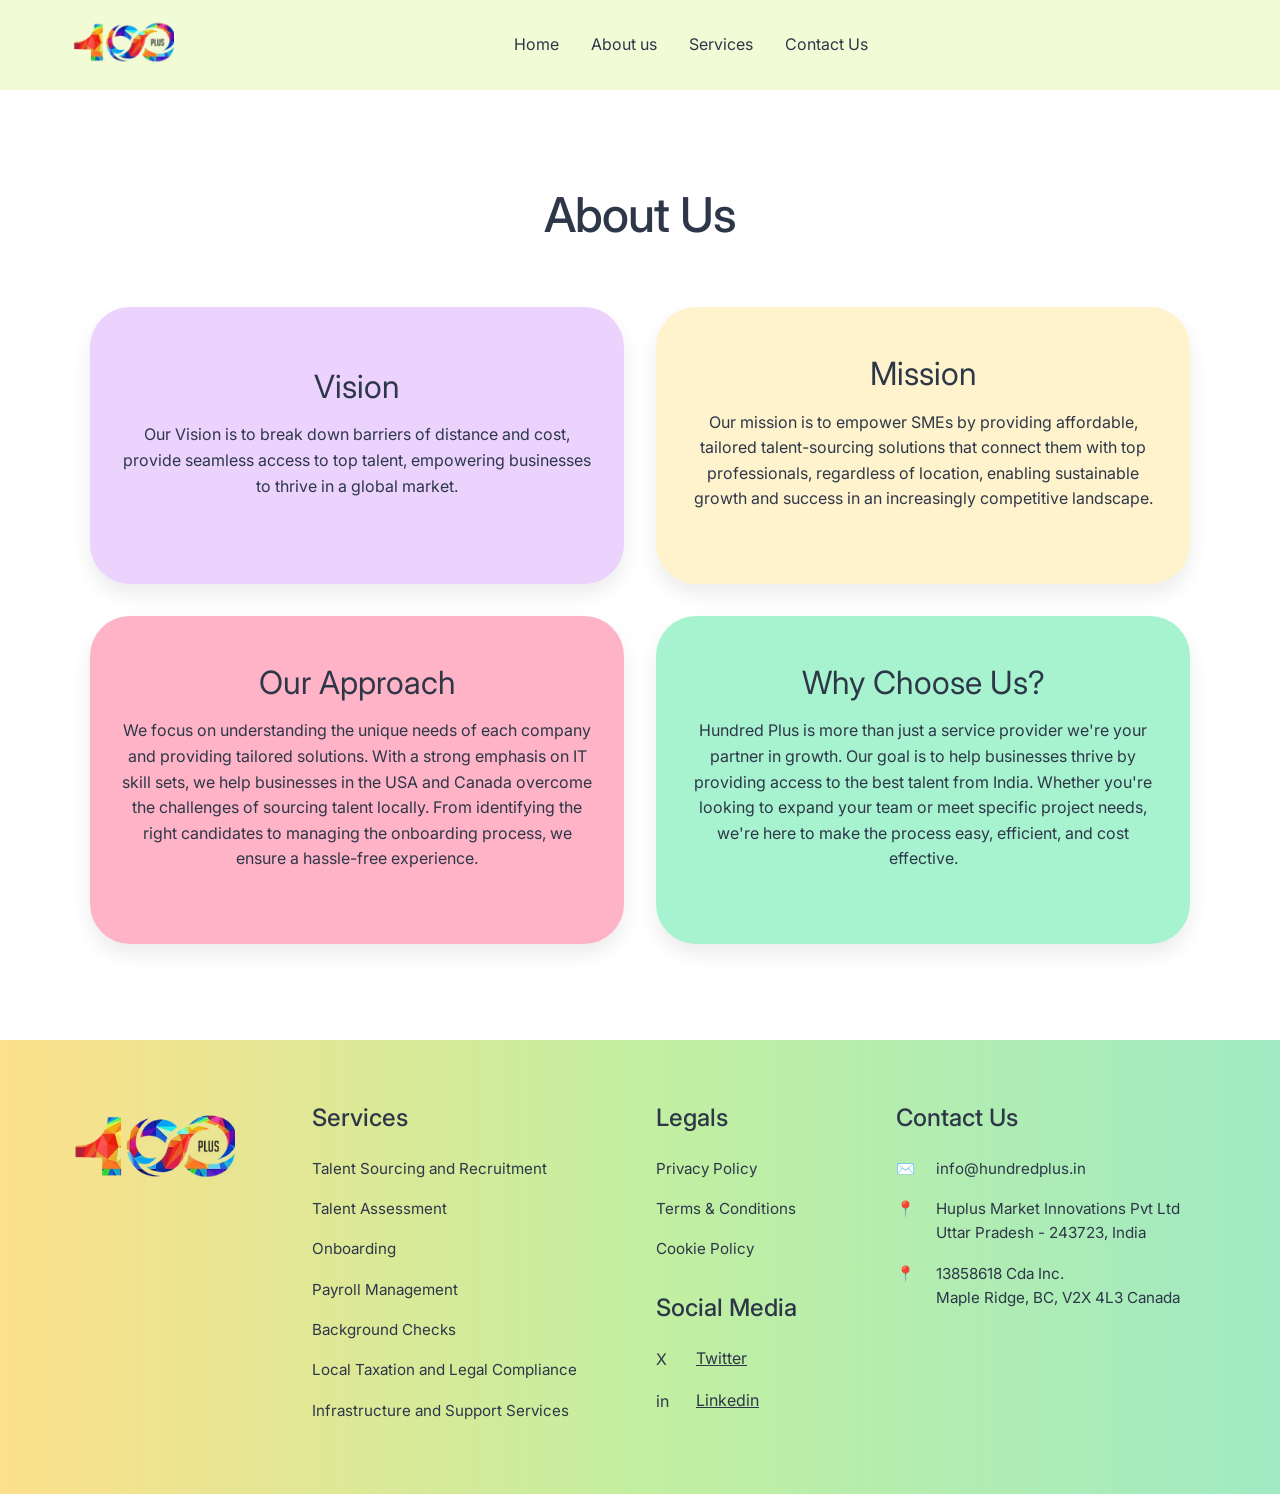
<file: about.html>
<!DOCTYPE html>
<html lang="en">
<head>
    <meta charset="UTF-8">
    <meta name="viewport" content="width=device-width, initial-scale=1.0">
    <!-- SEO Meta Tags -->
    <meta name="description" content="Learn about Hundred Plus. We connect businesses with top talent globally, offering tailored recruitment solutions that are fast, affordable, and reliable.">
    <meta name="keywords" content="Top 10 recruitment companies in India, Top Global staffing company, Top Global staffing agency, talent acquisition services, Recruitment and staffing, Recruitment Process Outsourcing, Remote Teams in India, Offshore team, Remote Hub, Capability centre, Center of Excellence, CoE, Shared Services Center, SSC, Offshore Development Center, ODC, Global In-House Center, GIC, Delivery Center, Innovation Hub, Support Center, Extended Team, Remote Operations Hub, Distributed Team, Virtual Team, Remote Engineering Team, Cloud Office, Tech Back Office, Managed Services Hub, Engineering Center, R&D Center, Remote Accounts operations Hub, Talent Assessment services, Interview Panel for talent assessment, Market Research and Insights for recruitment, Payroll Management services, Background check in India, Team Infrastructure and support services in India, Canada, Toronto, Vancouver, Calgary, Halifax, North America, US, IT recruitment, Banking and Finance recruitment, Cloud, Machine Learning, Data Analytics, Business Analytics, Automation, Artificial Intelligence, ERP, SAP Expert, Full stack developer, Mobile developer, Project Manager, Cloud Architects and Engineers, Cybersecurity Analysts, Data Scientists and Analysts, Murex Developer, Murex Business Analyst, Calypso Developer, Calypso Business Analyst, Endur Developer, Endur Business Analyst">
    <meta name="author" content="Hundred Plus">
    
    <!-- Open Graph / Facebook -->
    <meta property="og:type" content="website">
    <meta property="og:url" content="https://www.hundredplushr.com/about.html">
    <meta property="og:title" content="About Us | Hundred Plus">
    <meta property="og:description" content="Learn about Hundred Plus. We connect businesses with top talent globally, offering tailored recruitment solutions that are fast, affordable, and reliable.">
    <meta property="og:image" content="https://www.hundredplushr.com/images/logo.png">
    
    <!-- Twitter -->
    <meta property="twitter:card" content="summary_large_image">
    <meta property="twitter:url" content="https://www.hundredplushr.com/about.html">
    <meta property="twitter:title" content="About Us | Hundred Plus">
    <meta property="twitter:description" content="Learn about Hundred Plus. We connect businesses with top talent globally, offering tailored recruitment solutions that are fast, affordable, and reliable.">
    <meta property="twitter:image" content="https://www.hundredplushr.com/images/logo.png">
    
    <!-- Canonical URL -->
    <link rel="canonical" href="https://www.hundredplushr.com/about.html">
    <title>About Us | Hundred Plus</title>
    <link rel="stylesheet" href="css/styles.css">
</head>
<body>

<!-- Header Section -->
    <header class="Header-header">
      <div class="container Header-nav">
        <a href="index.html">
          <img src="images/logo.png" alt="100 Plus Logo" style="height: 50px; width: auto" />
        </a>
        <button class="Header-hamburger" id="mobileMenuBtn" aria-label="Toggle menu" onclick="document.getElementById('mobileMenu').classList.toggle('active')">
          <svg width="24" height="24" viewBox="0 0 24 24" fill="none" stroke="currentColor" stroke-width="2" stroke-linecap="round" stroke-linejoin="round">
            <line x1="3" y1="12" x2="21" y2="12"></line>
            <line x1="3" y1="6" x2="21" y2="6"></line>
            <line x1="3" y1="18" x2="21" y2="18"></line>
          </svg>
        </button>
        <nav class="Header-menu" id="mobileMenu">
          <a href="index.html">Home</a>
          <a href="about.html">About us</a>
          <a href="services.html">Services</a>
          <a href="contact.html">Contact Us</a>
        </nav>
      </div>
    </header>

    

    
    <section class="AboutUs-section">
      <div class="container">
        <h1 class="AboutUs-title">About Us</h1>
        <div class="AboutUs-grid">
          <div class="AboutUs-card vision">
            <h3>Vision</h3>
            <p>Our Vision is to break down barriers of distance and cost, provide seamless access to top talent, empowering businesses to thrive in a global market.</p>
          </div>
          <div class="AboutUs-card mission">
            <h3>Mission</h3>
            <p>Our mission is to empower SMEs by providing affordable, tailored talent-sourcing solutions that connect them with top professionals, regardless of location, enabling sustainable growth and success in an increasingly competitive landscape.</p>
          </div>
          <div class="AboutUs-card approach">
            <h3>Our Approach</h3>
            <p>We focus on understanding the unique needs of each company and providing tailored solutions. With a strong emphasis on IT skill sets, we help businesses in the USA and Canada overcome the challenges of sourcing talent locally. From identifying the right candidates to managing the onboarding process, we ensure a hassle-free experience.</p>
          </div>
          <div class="AboutUs-card why">
            <h3>Why Choose Us?</h3>
            <p>Hundred Plus is more than just a service provider we're your partner in growth. Our goal is to help businesses thrive by providing access to the best talent from India. Whether you're looking to expand your team or meet specific project needs, we're here to make the process easy, efficient, and cost effective.</p>
          </div>
        </div>
      </div>
    </section>

    
<!-- Footer Section -->
    <footer class="Footer-footer">
      <div class="container">
        <div class="Footer-grid">
          
          <div class="Footer-logo">
            <img src="images/logo.png" alt="100 Plus Logo" />
          </div>

          
          <div class="Footer-column">
            <h3>Services</h3>
            <div class="Footer-linkList">
              <a href="services.html">Talent Sourcing and Recruitment</a>
              <a href="services.html">Talent Assessment</a>
              <a href="services.html">Onboarding</a>
              <a href="services.html">Payroll Management</a>
              <a href="services.html">Background Checks</a>
              <a href="services.html">Local Taxation and Legal Compliance</a>
              <a href="services.html">Infrastructure and Support Services</a>
            </div>
          </div>

          
          <div class="Footer-column">
            <h3>Legals</h3>
            <div class="Footer-linkList">
              <a href="privacy.html">Privacy Policy</a>
              <a href="terms.html">Terms & Conditions</a>
              <a href="cookie.html">Cookie Policy</a>
            </div>

            <div class="Footer-socialMedia">
              <h3>Social Media</h3>
              <div class="Footer-iconRow">
                <span class="Footer-icon">X</span>
                <a href="https://x.com/hundredplusin/status/1844694441489019332" target="_blank" rel="noopener noreferrer">Twitter</a>
              </div>
              <div class="Footer-iconRow">
                <span class="Footer-icon">in</span>
                <a href="https://www.linkedin.com/posts/indiantalent-techrecruitment-globalhiring-share-7246454695676837888-zFpZ/" target="_blank" rel="noopener noreferrer">Linkedin</a>
              </div>
            </div>
          </div>

          
          <div class="Footer-column">
            <h3>Contact Us</h3>
            <p>
              <span class="Footer-icon">✉️</span>
              info@hundredplus.in
            </p>
            <p>
              <span class="Footer-icon">📍</span>
              <span>
                Huplus Market Innovations Pvt Ltd<br/>
                Uttar Pradesh - 243723, India
              </span>
            </p>
            <p>
              <span class="Footer-icon">📍</span>
              <span>
                13858618 Cda Inc.<br/>
                Maple Ridge, BC, V2X 4L3 Canada
              </span>
            </p>
          </div>
        </div>
      </div>
    </footer>


</body>
</html>
</file>
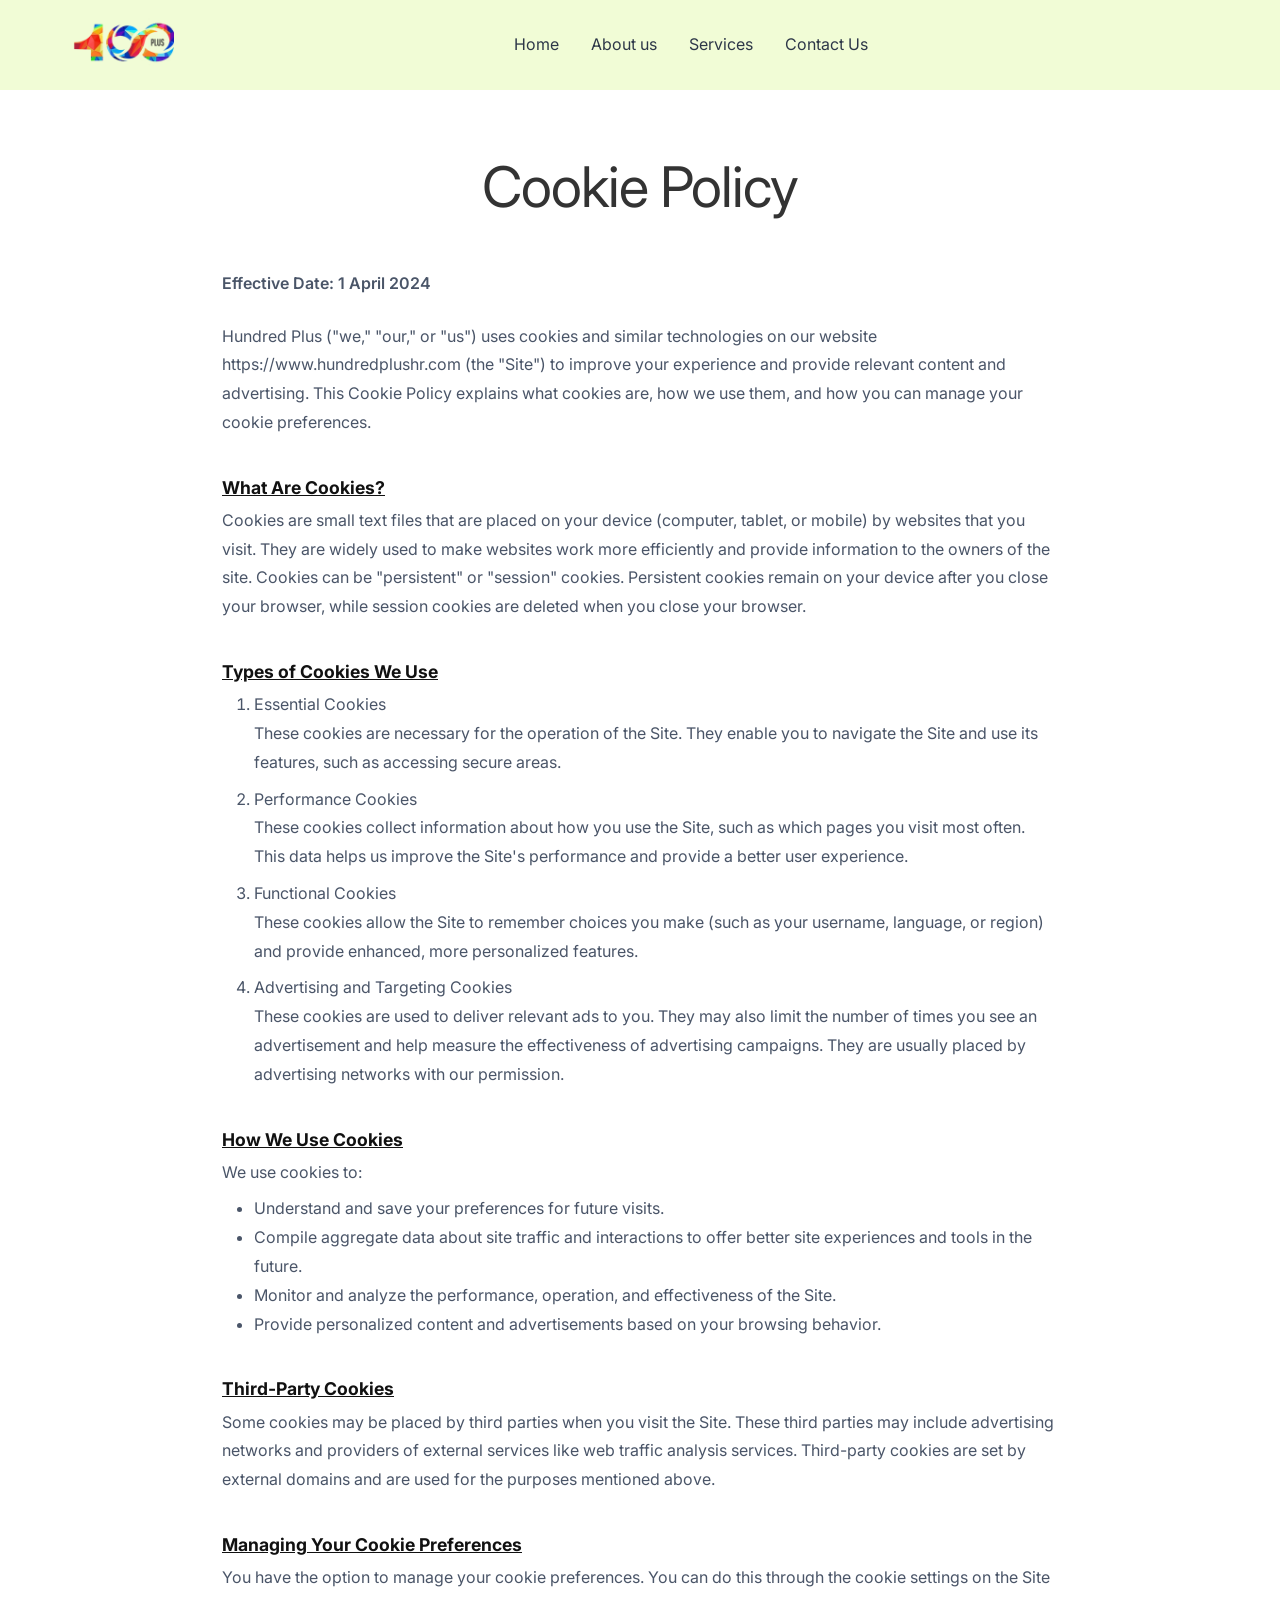
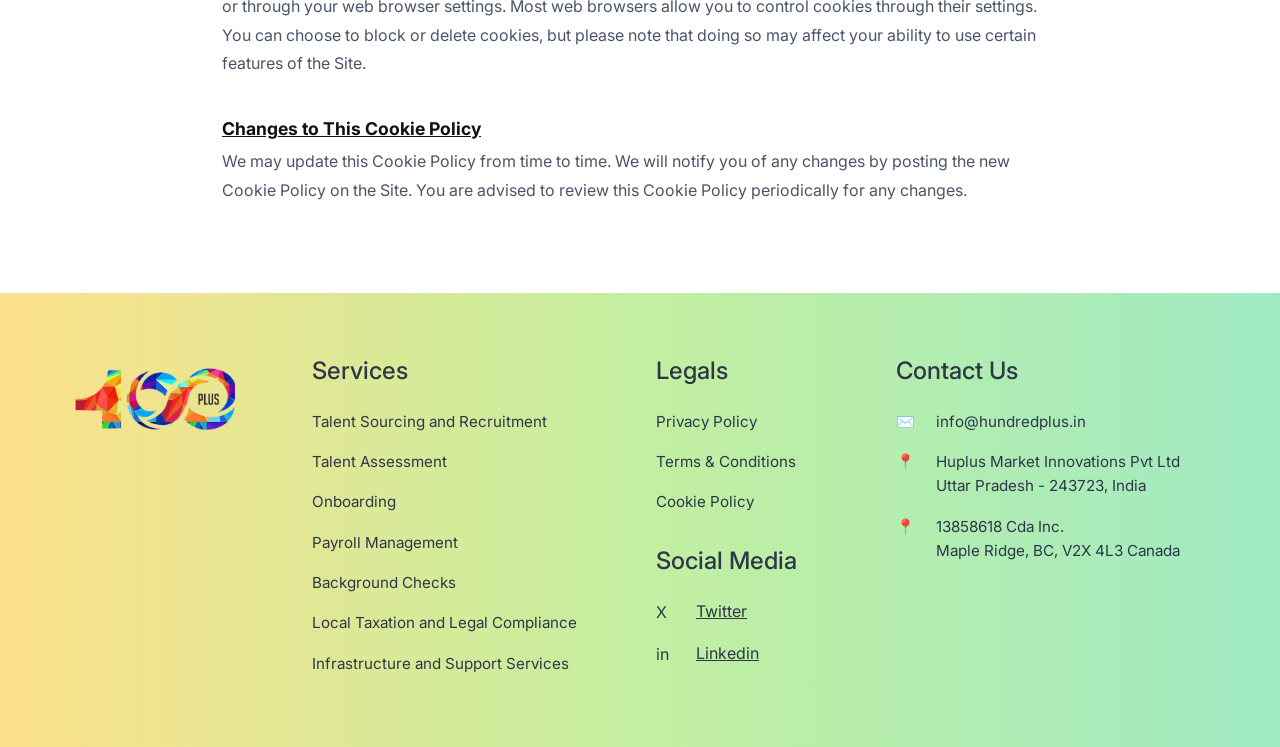
<file: cookie.html>
<!DOCTYPE html>
<html lang="en">
<head>
    <meta charset="UTF-8">
    <meta name="viewport" content="width=device-width, initial-scale=1.0">
    <!-- SEO Meta Tags -->
    <meta name="description" content="Read our Cookie Policy to understand how Hundred Plus uses cookies to improve your experience on our website.">
    <meta name="keywords" content="Top 10 recruitment companies in India, Top Global staffing company, Top Global staffing agency, talent acquisition services, Recruitment and staffing, Recruitment Process Outsourcing, Remote Teams in India, Offshore team, Remote Hub, Capability centre, Center of Excellence, CoE, Shared Services Center, SSC, Offshore Development Center, ODC, Global In-House Center, GIC, Delivery Center, Innovation Hub, Support Center, Extended Team, Remote Operations Hub, Distributed Team, Virtual Team, Remote Engineering Team, Cloud Office, Tech Back Office, Managed Services Hub, Engineering Center, R&D Center, Remote Accounts operations Hub, Talent Assessment services, Interview Panel for talent assessment, Market Research and Insights for recruitment, Payroll Management services, Background check in India, Team Infrastructure and support services in India, Canada, Toronto, Vancouver, Calgary, Halifax, North America, US, IT recruitment, Banking and Finance recruitment, Cloud, Machine Learning, Data Analytics, Business Analytics, Automation, Artificial Intelligence, ERP, SAP Expert, Full stack developer, Mobile developer, Project Manager, Cloud Architects and Engineers, Cybersecurity Analysts, Data Scientists and Analysts, Murex Developer, Murex Business Analyst, Calypso Developer, Calypso Business Analyst, Endur Developer, Endur Business Analyst">
    <meta name="author" content="Hundred Plus">
    
    <!-- Open Graph / Facebook -->
    <meta property="og:type" content="website">
    <meta property="og:url" content="https://www.hundredplushr.com/cookie.html">
    <meta property="og:title" content="Cookie Policy | Hundred Plus">
    <meta property="og:description" content="Read our Cookie Policy to understand how Hundred Plus uses cookies to improve your experience on our website.">
    <meta property="og:image" content="https://www.hundredplushr.com/images/logo.png">
    
    <!-- Twitter -->
    <meta property="twitter:card" content="summary_large_image">
    <meta property="twitter:url" content="https://www.hundredplushr.com/cookie.html">
    <meta property="twitter:title" content="Cookie Policy | Hundred Plus">
    <meta property="twitter:description" content="Read our Cookie Policy to understand how Hundred Plus uses cookies to improve your experience on our website.">
    <meta property="twitter:image" content="https://www.hundredplushr.com/images/logo.png">
    
    <!-- Canonical URL -->
    <link rel="canonical" href="https://www.hundredplushr.com/cookie.html">
    <title>Cookie Policy | Hundred Plus</title>
    <link rel="stylesheet" href="css/styles.css">
</head>
<body>

<!-- Header Section -->
    <header class="Header-header">
      <div class="container Header-nav">
        <a href="index.html">
          <img src="images/logo.png" alt="100 Plus Logo" style="height: 50px; width: auto" />
        </a>
        <button class="Header-hamburger" id="mobileMenuBtn" aria-label="Toggle menu" onclick="document.getElementById('mobileMenu').classList.toggle('active')">
          <svg width="24" height="24" viewBox="0 0 24 24" fill="none" stroke="currentColor" stroke-width="2" stroke-linecap="round" stroke-linejoin="round">
            <line x1="3" y1="12" x2="21" y2="12"></line>
            <line x1="3" y1="6" x2="21" y2="6"></line>
            <line x1="3" y1="18" x2="21" y2="18"></line>
          </svg>
        </button>
        <nav class="Header-menu" id="mobileMenu">
          <a href="index.html">Home</a>
          <a href="about.html">About us</a>
          <a href="services.html">Services</a>
          <a href="contact.html">Contact Us</a>
        </nav>
      </div>
    </header>

    <section class="Cookie-section" style="padding: 4rem 0; background: white;">
        <div class="container" style="max-width: 900px; margin: 0 auto; color: #4A5568; line-height: 1.8;">
            <h1 style="text-align: center; margin-bottom: 3rem; font-size: 3.5rem; font-weight: 400; color: #333;">Cookie Policy</h1>

            <p style="margin-bottom: 1.5rem; font-weight: 600;">Effective Date: 1 April 2024</p>

            <p style="margin-bottom: 2.5rem;">Hundred Plus ("we," "our," or "us") uses cookies and similar technologies on our website https://www.hundredplushr.com (the "Site") to improve your experience and provide relevant content and advertising. This Cookie Policy explains what cookies are, how we use them, and how you can manage your cookie preferences.</p>

            <h3 style="margin-top: 2.5rem; margin-bottom: 0.5rem; font-size: 1.1rem; color: #111;"><u><strong>What Are Cookies?</strong></u></h3>
            <p style="margin-bottom: 1.5rem;">Cookies are small text files that are placed on your device (computer, tablet, or mobile) by websites that you visit. They are widely used to make websites work more efficiently and provide information to the owners of the site. Cookies can be "persistent" or "session" cookies. Persistent cookies remain on your device after you close your browser, while session cookies are deleted when you close your browser.</p>

            <h3 style="margin-top: 2.5rem; margin-bottom: 0.5rem; font-size: 1.1rem; color: #111;"><u><strong>Types of Cookies We Use</strong></u></h3>
            <ol style="list-style-type: decimal; padding-left: 2rem; margin-bottom: 1.5rem; color: #4A5568;">
                <li style="margin-bottom: 0.5rem;">Essential Cookies<br>These cookies are necessary for the operation of the Site. They enable you to navigate the Site and use its features, such as accessing secure areas.</li>
                <li style="margin-bottom: 0.5rem;">Performance Cookies<br>These cookies collect information about how you use the Site, such as which pages you visit most often. This data helps us improve the Site's performance and provide a better user experience.</li>
                <li style="margin-bottom: 0.5rem;">Functional Cookies<br>These cookies allow the Site to remember choices you make (such as your username, language, or region) and provide enhanced, more personalized features.</li>
                <li style="margin-bottom: 0.5rem;">Advertising and Targeting Cookies<br>These cookies are used to deliver relevant ads to you. They may also limit the number of times you see an advertisement and help measure the effectiveness of advertising campaigns. They are usually placed by advertising networks with our permission.</li>
            </ol>

            <h3 style="margin-top: 2.5rem; margin-bottom: 0.5rem; font-size: 1.1rem; color: #111;"><u><strong>How We Use Cookies</strong></u></h3>
            <p style="margin-bottom: 0.5rem;">We use cookies to:</p>
            <ul style="list-style-type: disc; padding-left: 2rem; margin-bottom: 1.5rem; color: #4A5568;">
                <li>Understand and save your preferences for future visits.</li>
                <li>Compile aggregate data about site traffic and interactions to offer better site experiences and tools in the future.</li>
                <li>Monitor and analyze the performance, operation, and effectiveness of the Site.</li>
                <li>Provide personalized content and advertisements based on your browsing behavior.</li>
            </ul>

            <h3 style="margin-top: 2.5rem; margin-bottom: 0.5rem; font-size: 1.1rem; color: #111;"><u><strong>Third-Party Cookies</strong></u></h3>
            <p style="margin-bottom: 1.5rem;">Some cookies may be placed by third parties when you visit the Site. These third parties may include advertising networks and providers of external services like web traffic analysis services. Third-party cookies are set by external domains and are used for the purposes mentioned above.</p>

            <h3 style="margin-top: 2.5rem; margin-bottom: 0.5rem; font-size: 1.1rem; color: #111;"><u><strong>Managing Your Cookie Preferences</strong></u></h3>
            <p style="margin-bottom: 1.5rem;">You have the option to manage your cookie preferences. You can do this through the cookie settings on the Site or through your web browser settings. Most web browsers allow you to control cookies through their settings. You can choose to block or delete cookies, but please note that doing so may affect your ability to use certain features of the Site.</p>

            <h3 style="margin-top: 2.5rem; margin-bottom: 0.5rem; font-size: 1.1rem; color: #111;"><u><strong>Changes to This Cookie Policy</strong></u></h3>
            <p style="margin-bottom: 1.5rem;">We may update this Cookie Policy from time to time. We will notify you of any changes by posting the new Cookie Policy on the Site. You are advised to review this Cookie Policy periodically for any changes.</p>
        </div>
    </section>

<!-- Footer Section -->
    <footer class="Footer-footer">
      <div class="container">
        <div class="Footer-grid">
          
          <div class="Footer-logo">
            <img src="images/logo.png" alt="100 Plus Logo" />
          </div>

          
          <div class="Footer-column">
            <h3>Services</h3>
            <div class="Footer-linkList">
              <a href="services.html#talent-sourcing">Talent Sourcing and Recruitment</a>
              <a href="services.html#talent-assessment">Talent Assessment</a>
              <a href="services.html#onboarding">Onboarding</a>
              <a href="services.html#payroll-management">Payroll Management</a>
              <a href="services.html#background-checks">Background Checks</a>
              <a href="services.html#local-taxation">Local Taxation and Legal Compliance</a>
              <a href="services.html#infrastructure">Infrastructure and Support Services</a>
            </div>
          </div>

          
          <div class="Footer-column">
            <h3>Legals</h3>
            <div class="Footer-linkList">
              <a href="privacy.html">Privacy Policy</a>
              <a href="terms.html">Terms & Conditions</a>
              <a href="cookie.html">Cookie Policy</a>
            </div>

            <div class="Footer-socialMedia">
              <h3>Social Media</h3>
              <div class="Footer-iconRow">
                <span class="Footer-icon">X</span>
                <a href="https://x.com/hundredplusin/status/1844694441489019332" target="_blank" rel="noopener noreferrer">Twitter</a>
              </div>
              <div class="Footer-iconRow">
                <span class="Footer-icon">in</span>
                <a href="https://www.linkedin.com/posts/indiantalent-techrecruitment-globalhiring-share-7246454695676837888-zFpZ/" target="_blank" rel="noopener noreferrer">Linkedin</a>
              </div>
            </div>
          </div>

          
          <div class="Footer-column">
            <h3>Contact Us</h3>
            <p>
              <span class="Footer-icon">✉️</span>
              info@hundredplus.in
            </p>
            <p>
              <span class="Footer-icon">📍</span>
              <span>
                Huplus Market Innovations Pvt Ltd<br/>
                Uttar Pradesh - 243723, India
              </span>
            </p>
            <p>
              <span class="Footer-icon">📍</span>
              <span>
                13858618 Cda Inc.<br/>
                Maple Ridge, BC, V2X 4L3 Canada
              </span>
            </p>
          </div>
        </div>
      </div>
    </footer>

</body>
</html>
</file>
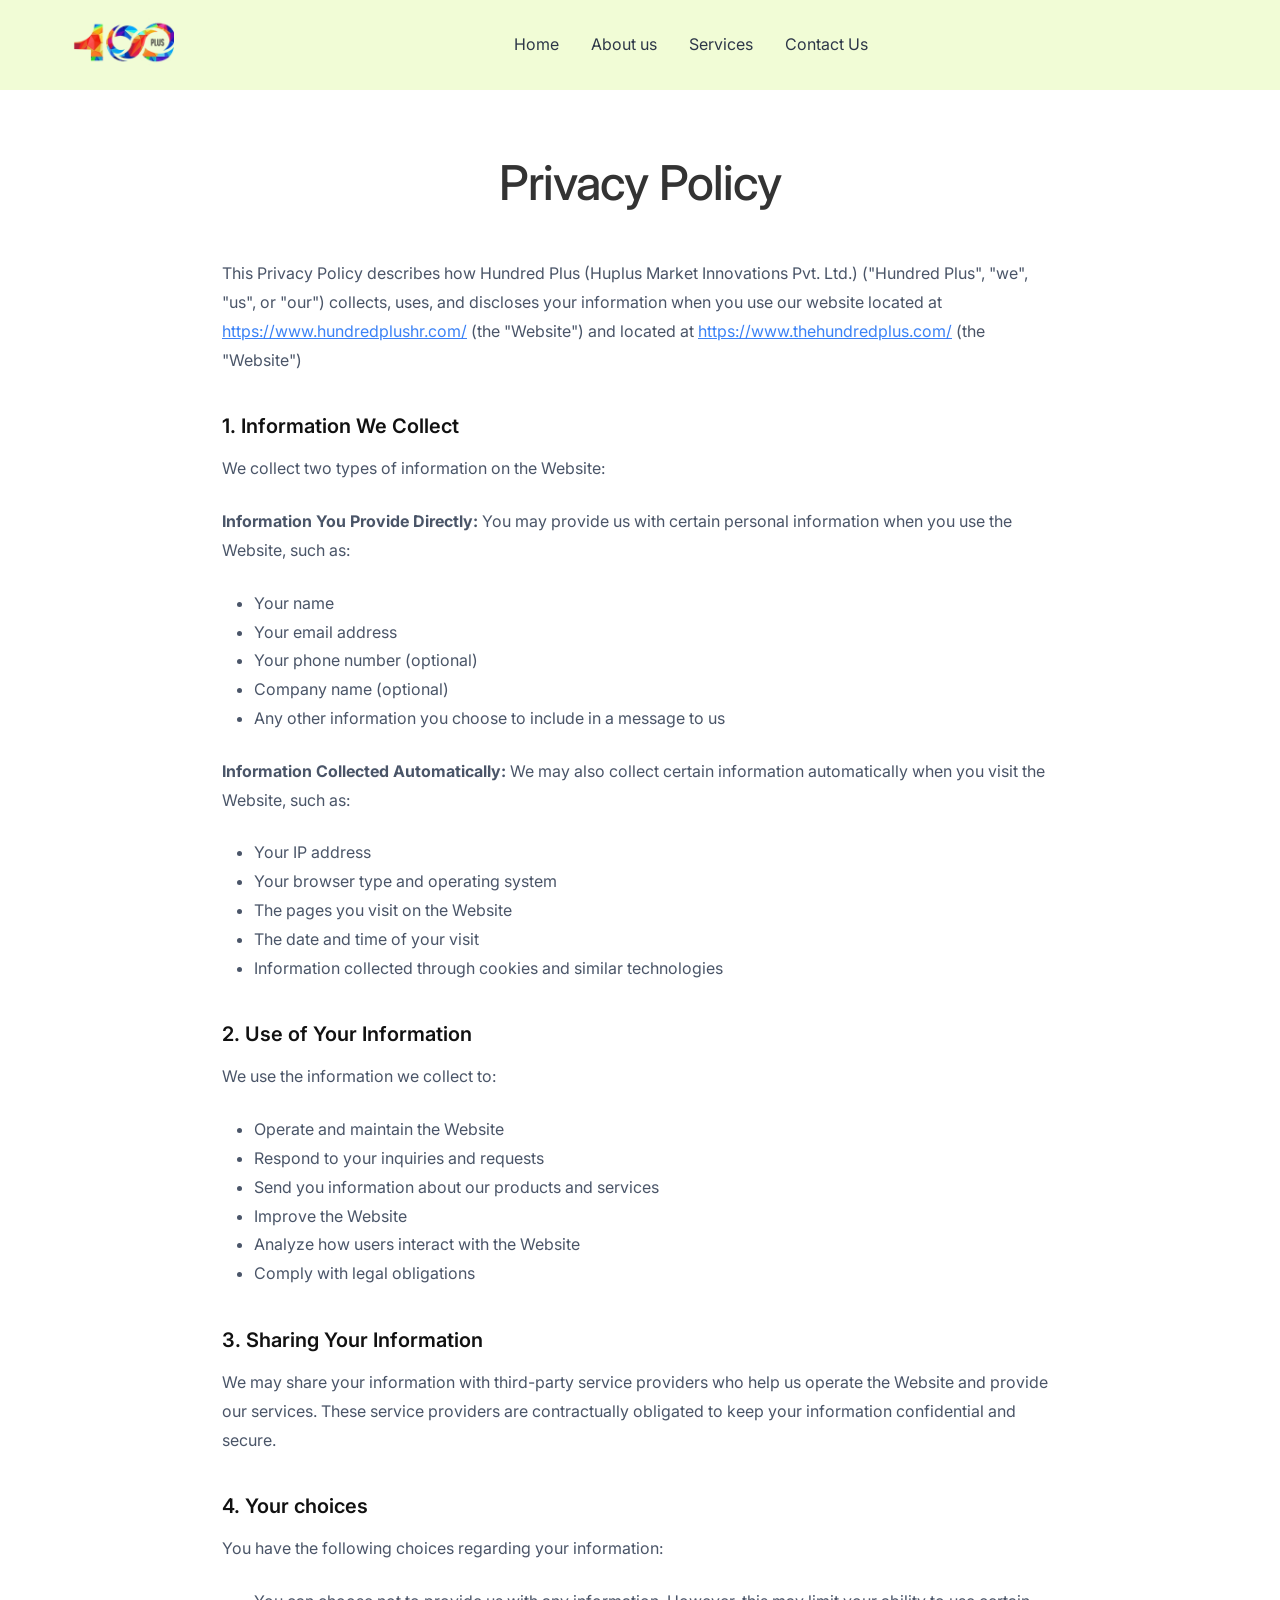
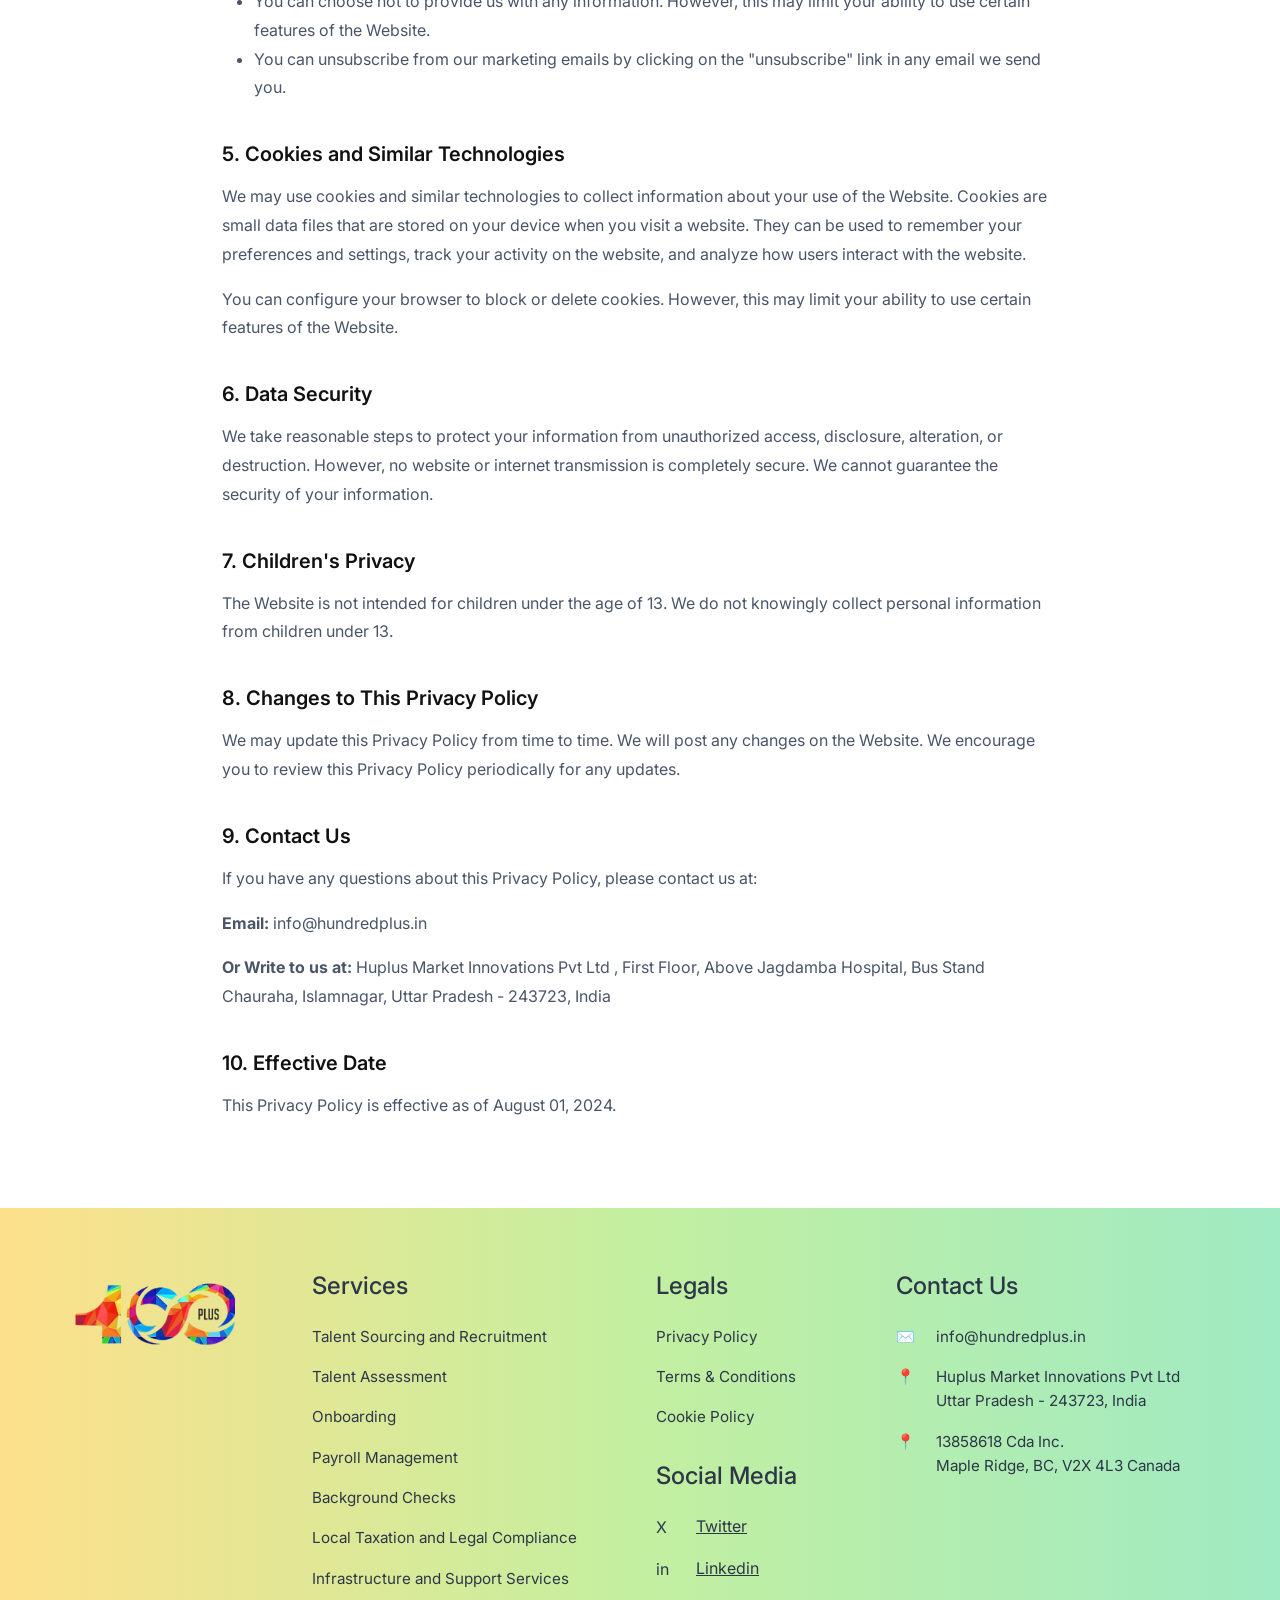
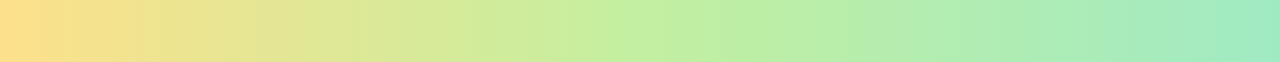
<file: privacy.html>
<!DOCTYPE html>
<html lang="en">
<head>
    <meta charset="UTF-8">
    <meta name="viewport" content="width=device-width, initial-scale=1.0">
    <!-- SEO Meta Tags -->
    <meta name="description" content="Read the Hundred Plus Privacy Policy to understand how we collect, use, and protect your data.">
    <meta name="keywords" content="Top 10 recruitment companies in India, Top Global staffing company, Top Global staffing agency, talent acquisition services, Recruitment and staffing, Recruitment Process Outsourcing, Remote Teams in India, Offshore team, Remote Hub, Capability centre, Center of Excellence, CoE, Shared Services Center, SSC, Offshore Development Center, ODC, Global In-House Center, GIC, Delivery Center, Innovation Hub, Support Center, Extended Team, Remote Operations Hub, Distributed Team, Virtual Team, Remote Engineering Team, Cloud Office, Tech Back Office, Managed Services Hub, Engineering Center, R&D Center, Remote Accounts operations Hub, Talent Assessment services, Interview Panel for talent assessment, Market Research and Insights for recruitment, Payroll Management services, Background check in India, Team Infrastructure and support services in India, Canada, Toronto, Vancouver, Calgary, Halifax, North America, US, IT recruitment, Banking and Finance recruitment, Cloud, Machine Learning, Data Analytics, Business Analytics, Automation, Artificial Intelligence, ERP, SAP Expert, Full stack developer, Mobile developer, Project Manager, Cloud Architects and Engineers, Cybersecurity Analysts, Data Scientists and Analysts, Murex Developer, Murex Business Analyst, Calypso Developer, Calypso Business Analyst, Endur Developer, Endur Business Analyst">
    <meta name="author" content="Hundred Plus">
    
    <!-- Open Graph / Facebook -->
    <meta property="og:type" content="website">
    <meta property="og:url" content="https://www.hundredplushr.com/privacy.html">
    <meta property="og:title" content="Privacy Policy | Hundred Plus">
    <meta property="og:description" content="Read the Hundred Plus Privacy Policy to understand how we collect, use, and protect your data.">
    <meta property="og:image" content="https://www.hundredplushr.com/images/logo.png">
    
    <!-- Twitter -->
    <meta property="twitter:card" content="summary_large_image">
    <meta property="twitter:url" content="https://www.hundredplushr.com/privacy.html">
    <meta property="twitter:title" content="Privacy Policy | Hundred Plus">
    <meta property="twitter:description" content="Read the Hundred Plus Privacy Policy to understand how we collect, use, and protect your data.">
    <meta property="twitter:image" content="https://www.hundredplushr.com/images/logo.png">
    
    <!-- Canonical URL -->
    <link rel="canonical" href="https://www.hundredplushr.com/privacy.html">
    <title>Privacy Policy | Hundred Plus</title>
    <link rel="stylesheet" href="css/styles.css">
</head>
<body>

<!-- Header Section -->
    <header class="Header-header">
      <div class="container Header-nav">
        <a href="index.html">
          <img src="images/logo.png" alt="100 Plus Logo" style="height: 50px; width: auto" />
        </a>
        <button class="Header-hamburger" id="mobileMenuBtn" aria-label="Toggle menu" onclick="document.getElementById('mobileMenu').classList.toggle('active')">
          <svg width="24" height="24" viewBox="0 0 24 24" fill="none" stroke="currentColor" stroke-width="2" stroke-linecap="round" stroke-linejoin="round">
            <line x1="3" y1="12" x2="21" y2="12"></line>
            <line x1="3" y1="6" x2="21" y2="6"></line>
            <line x1="3" y1="18" x2="21" y2="18"></line>
          </svg>
        </button>
        <nav class="Header-menu" id="mobileMenu">
          <a href="index.html">Home</a>
          <a href="about.html">About us</a>
          <a href="services.html">Services</a>
          <a href="contact.html">Contact Us</a>
        </nav>
      </div>
    </header>

    <section class="Privacy-section" style="padding: 4rem 0; background: white;">
        <div class="container" style="max-width: 900px; margin: 0 auto; color: #4A5568; line-height: 1.8;">
            <h1 style="text-align: center; margin-bottom: 3rem; font-size: 3rem; font-weight: 500; color: #333;">Privacy Policy</h1>

            <p style="margin-bottom: 1.5rem;">This Privacy Policy describes how Hundred Plus (Huplus Market Innovations Pvt. Ltd.) ("Hundred Plus", "we", "us", or "our") collects, uses, and discloses your information when you use our website located at <a href="https://www.hundredplushr.com/" style="color: #3B82F6; text-decoration: underline;">https://www.hundredplushr.com/</a> (the "Website") and located at <a href="https://www.thehundredplus.com/" style="color: #3B82F6; text-decoration: underline;">https://www.thehundredplus.com/</a> (the "Website")</p>

            <h3 style="margin-top: 2.5rem; margin-bottom: 1rem; font-size: 1.25rem; font-weight: 600; color: #111;">1. Information We Collect</h3>
            <p>We collect two types of information on the Website:</p>
            <p style="margin-top: 1rem;"><strong>Information You Provide Directly:</strong> You may provide us with certain personal information when you use the Website, such as:</p>
            <ul style="list-style-type: disc; padding-left: 2rem; margin-bottom: 1.5rem; color: #4A5568;">
                <li>Your name</li>
                <li>Your email address</li>
                <li>Your phone number (optional)</li>
                <li>Company name (optional)</li>
                <li>Any other information you choose to include in a message to us</li>
            </ul>
            <p><strong>Information Collected Automatically:</strong> We may also collect certain information automatically when you visit the Website, such as:</p>
            <ul style="list-style-type: disc; padding-left: 2rem; margin-bottom: 1.5rem; color: #4A5568;">
                <li>Your IP address</li>
                <li>Your browser type and operating system</li>
                <li>The pages you visit on the Website</li>
                <li>The date and time of your visit</li>
                <li>Information collected through cookies and similar technologies</li>
            </ul>

            <h3 style="margin-top: 2.5rem; margin-bottom: 1rem; font-size: 1.25rem; font-weight: 600; color: #111;">2. Use of Your Information</h3>
            <p>We use the information we collect to:</p>
            <ul style="list-style-type: disc; padding-left: 2rem; margin-bottom: 1.5rem; color: #4A5568;">
                <li>Operate and maintain the Website</li>
                <li>Respond to your inquiries and requests</li>
                <li>Send you information about our products and services</li>
                <li>Improve the Website</li>
                <li>Analyze how users interact with the Website</li>
                <li>Comply with legal obligations</li>
            </ul>

            <h3 style="margin-top: 2.5rem; margin-bottom: 1rem; font-size: 1.25rem; font-weight: 600; color: #111;">3. Sharing Your Information</h3>
            <p style="margin-bottom: 1.5rem;">We may share your information with third-party service providers who help us operate the Website and provide our services. These service providers are contractually obligated to keep your information confidential and secure.</p>

            <h3 style="margin-top: 2.5rem; margin-bottom: 1rem; font-size: 1.25rem; font-weight: 600; color: #111;">4. Your choices</h3>
            <p>You have the following choices regarding your information:</p>
            <ul style="list-style-type: disc; padding-left: 2rem; margin-bottom: 1.5rem; color: #4A5568;">
                <li>You can choose not to provide us with any information. However, this may limit your ability to use certain features of the Website.</li>
                <li>You can unsubscribe from our marketing emails by clicking on the "unsubscribe" link in any email we send you.</li>
            </ul>

            <h3 style="margin-top: 2.5rem; margin-bottom: 1rem; font-size: 1.25rem; font-weight: 600; color: #111;">5. Cookies and Similar Technologies</h3>
            <p style="margin-bottom: 1rem;">We may use cookies and similar technologies to collect information about your use of the Website. Cookies are small data files that are stored on your device when you visit a website. They can be used to remember your preferences and settings, track your activity on the website, and analyze how users interact with the website.</p>
            <p style="margin-bottom: 1.5rem;">You can configure your browser to block or delete cookies. However, this may limit your ability to use certain features of the Website.</p>

            <h3 style="margin-top: 2.5rem; margin-bottom: 1rem; font-size: 1.25rem; font-weight: 600; color: #111;">6. Data Security</h3>
            <p style="margin-bottom: 1.5rem;">We take reasonable steps to protect your information from unauthorized access, disclosure, alteration, or destruction. However, no website or internet transmission is completely secure. We cannot guarantee the security of your information.</p>

            <h3 style="margin-top: 2.5rem; margin-bottom: 1rem; font-size: 1.25rem; font-weight: 600; color: #111;">7. Children's Privacy</h3>
            <p style="margin-bottom: 1.5rem;">The Website is not intended for children under the age of 13. We do not knowingly collect personal information from children under 13.</p>

            <h3 style="margin-top: 2.5rem; margin-bottom: 1rem; font-size: 1.25rem; font-weight: 600; color: #111;">8. Changes to This Privacy Policy</h3>
            <p style="margin-bottom: 1.5rem;">We may update this Privacy Policy from time to time. We will post any changes on the Website. We encourage you to review this Privacy Policy periodically for any updates.</p>

            <h3 style="margin-top: 2.5rem; margin-bottom: 1rem; font-size: 1.25rem; font-weight: 600; color: #111;">9. Contact Us</h3>
            <p style="margin-bottom: 1rem;">If you have any questions about this Privacy Policy, please contact us at:</p>
            <p style="margin-bottom: 1rem;"><strong>Email:</strong> info@hundredplus.in</p>
            <p style="margin-bottom: 1.5rem;"><strong>Or Write to us at:</strong> Huplus Market Innovations Pvt Ltd , First Floor, Above Jagdamba Hospital, Bus Stand Chauraha, Islamnagar, Uttar Pradesh - 243723, India</p>

            <h3 style="margin-top: 2.5rem; margin-bottom: 1rem; font-size: 1.25rem; font-weight: 600; color: #111;">10. Effective Date</h3>
            <p style="margin-bottom: 1.5rem;">This Privacy Policy is effective as of August 01, 2024.</p>
        </div>
    </section>

<!-- Footer Section -->
    <footer class="Footer-footer">
      <div class="container">
        <div class="Footer-grid">
          
          <div class="Footer-logo">
            <img src="images/logo.png" alt="100 Plus Logo" />
          </div>

          
          <div class="Footer-column">
            <h3>Services</h3>
            <div class="Footer-linkList">
              <a href="services.html#talent-sourcing">Talent Sourcing and Recruitment</a>
              <a href="services.html#talent-assessment">Talent Assessment</a>
              <a href="services.html#onboarding">Onboarding</a>
              <a href="services.html#payroll-management">Payroll Management</a>
              <a href="services.html#background-checks">Background Checks</a>
              <a href="services.html#local-taxation">Local Taxation and Legal Compliance</a>
              <a href="services.html#infrastructure">Infrastructure and Support Services</a>
            </div>
          </div>

          
          <div class="Footer-column">
            <h3>Legals</h3>
            <div class="Footer-linkList">
              <a href="privacy.html">Privacy Policy</a>
              <a href="terms.html">Terms & Conditions</a>
              <a href="cookie.html">Cookie Policy</a>
            </div>

            <div class="Footer-socialMedia">
              <h3>Social Media</h3>
              <div class="Footer-iconRow">
                <span class="Footer-icon">X</span>
                <a href="https://x.com/hundredplusin/status/1844694441489019332" target="_blank" rel="noopener noreferrer">Twitter</a>
              </div>
              <div class="Footer-iconRow">
                <span class="Footer-icon">in</span>
                <a href="https://www.linkedin.com/posts/indiantalent-techrecruitment-globalhiring-share-7246454695676837888-zFpZ/" target="_blank" rel="noopener noreferrer">Linkedin</a>
              </div>
            </div>
          </div>

          
          <div class="Footer-column">
            <h3>Contact Us</h3>
            <p>
              <span class="Footer-icon">✉️</span>
              info@hundredplus.in
            </p>
            <p>
              <span class="Footer-icon">📍</span>
              <span>
                Huplus Market Innovations Pvt Ltd<br/>
                Uttar Pradesh - 243723, India
              </span>
            </p>
            <p>
              <span class="Footer-icon">📍</span>
              <span>
                13858618 Cda Inc.<br/>
                Maple Ridge, BC, V2X 4L3 Canada
              </span>
            </p>
          </div>
        </div>
      </div>
    </footer>

</body>
</html>
</file>
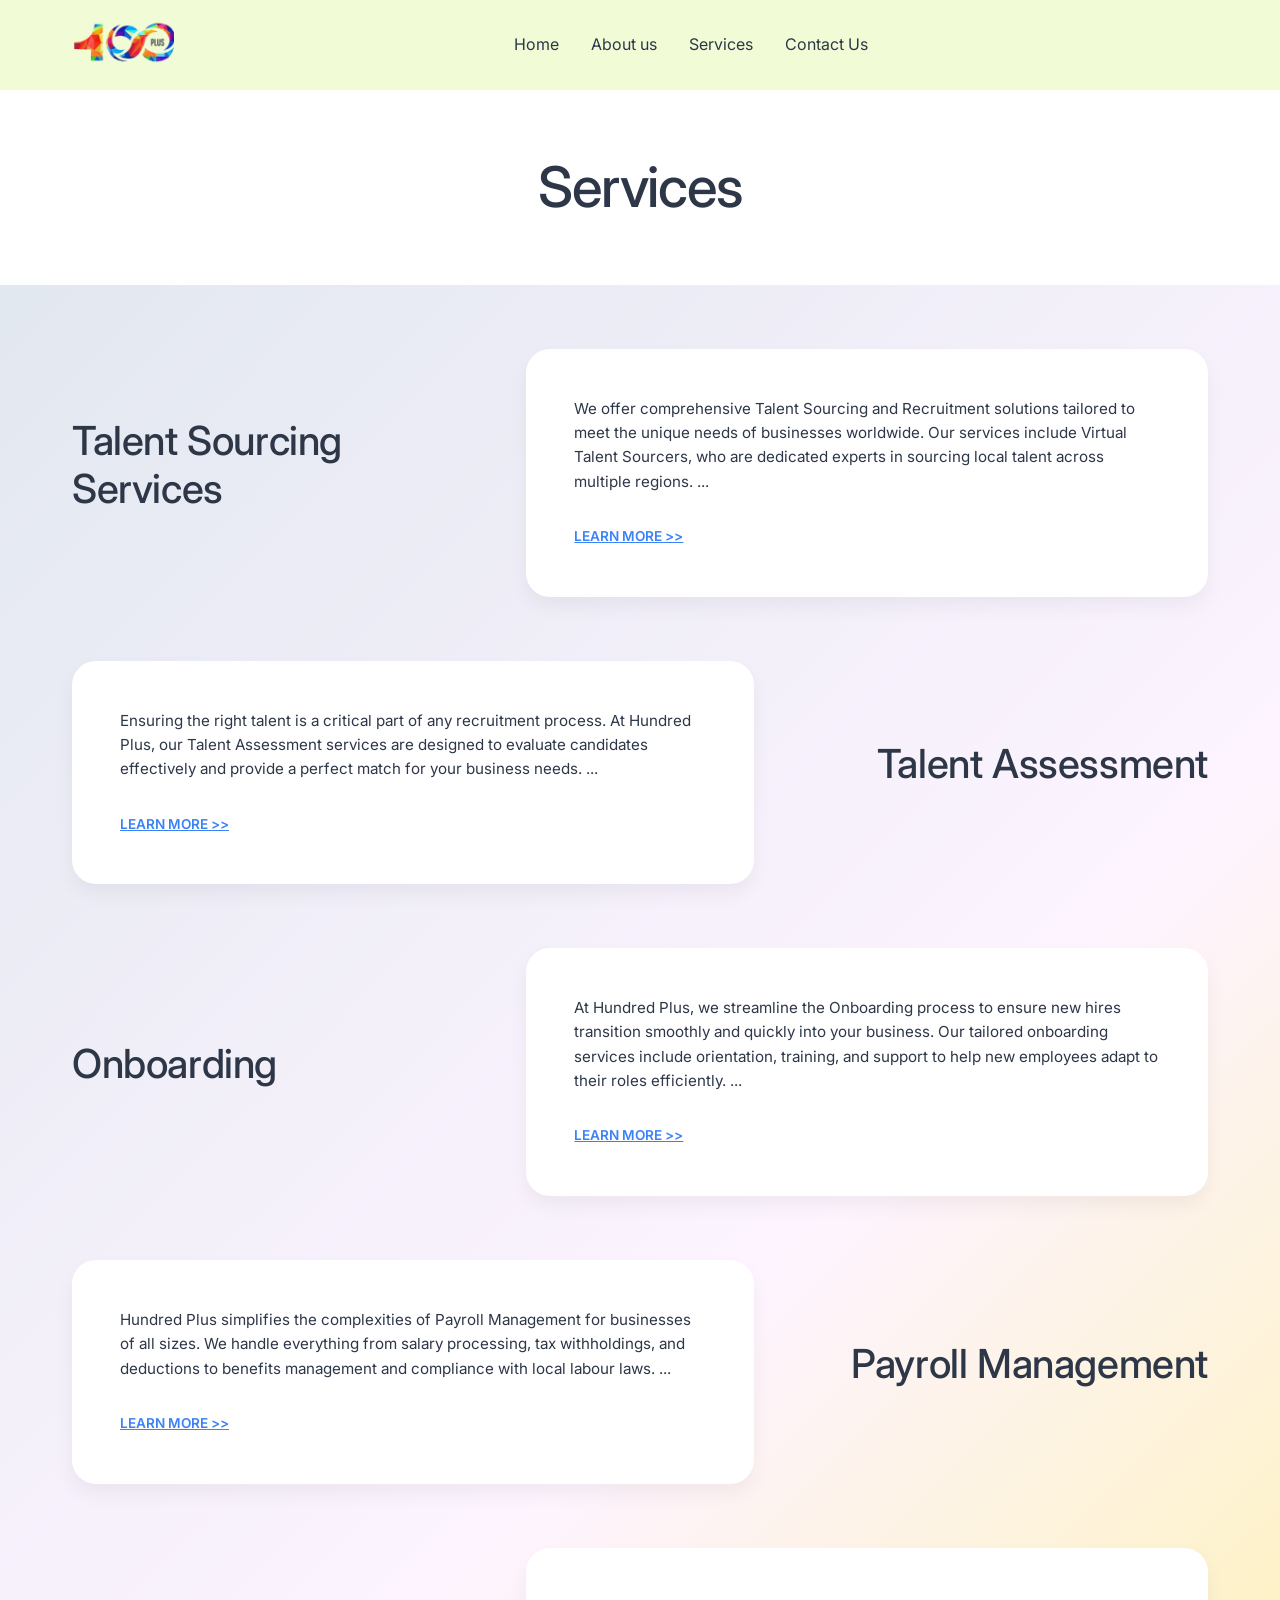
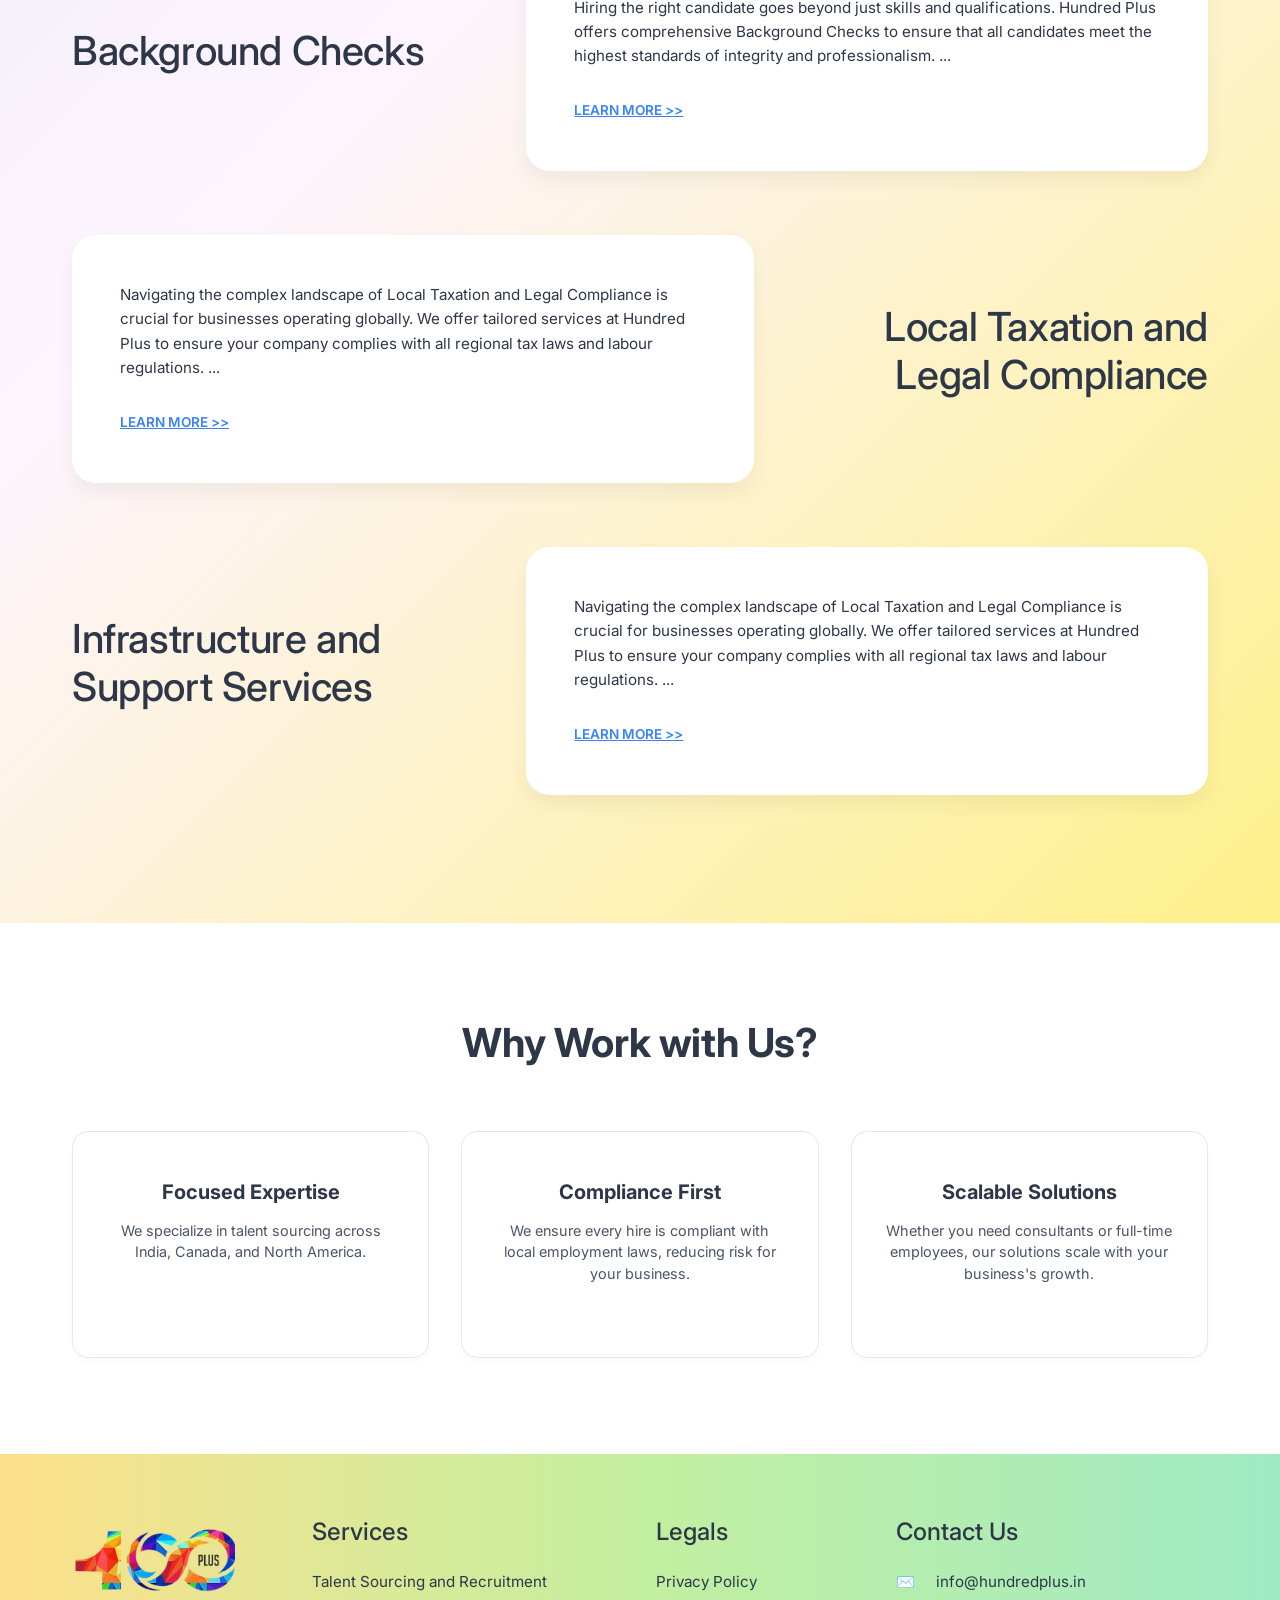
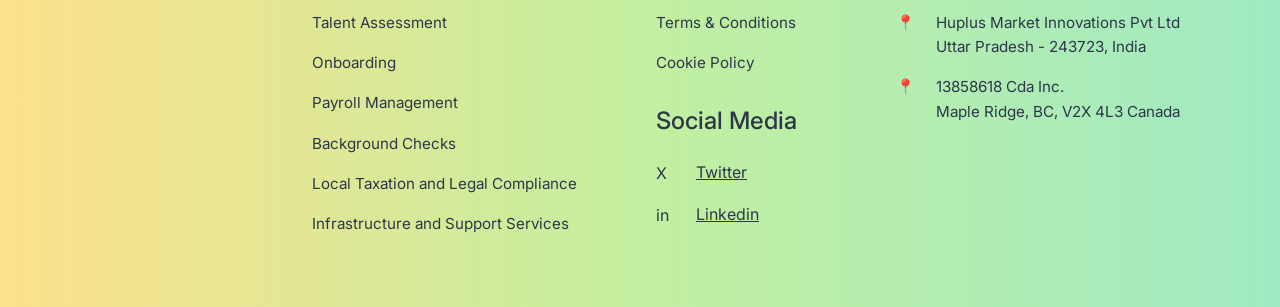
<file: services.html>
<!DOCTYPE html>
<html lang="en">
<head>
    <meta charset="UTF-8">
    <meta name="viewport" content="width=device-width, initial-scale=1.0">
    <!-- SEO Meta Tags -->
    <meta name="description" content="Explore our services including Talent Sourcing, Assessment, Onboarding, Payroll Management, Background Checks, and Legal Compliance.">
    <meta name="keywords" content="Top 10 recruitment companies in India, Top Global staffing company, Top Global staffing agency, talent acquisition services, Recruitment and staffing, Recruitment Process Outsourcing, Remote Teams in India, Offshore team, Remote Hub, Capability centre, Center of Excellence, CoE, Shared Services Center, SSC, Offshore Development Center, ODC, Global In-House Center, GIC, Delivery Center, Innovation Hub, Support Center, Extended Team, Remote Operations Hub, Distributed Team, Virtual Team, Remote Engineering Team, Cloud Office, Tech Back Office, Managed Services Hub, Engineering Center, R&D Center, Remote Accounts operations Hub, Talent Assessment services, Interview Panel for talent assessment, Market Research and Insights for recruitment, Payroll Management services, Background check in India, Team Infrastructure and support services in India, Canada, Toronto, Vancouver, Calgary, Halifax, North America, US, IT recruitment, Banking and Finance recruitment, Cloud, Machine Learning, Data Analytics, Business Analytics, Automation, Artificial Intelligence, ERP, SAP Expert, Full stack developer, Mobile developer, Project Manager, Cloud Architects and Engineers, Cybersecurity Analysts, Data Scientists and Analysts, Murex Developer, Murex Business Analyst, Calypso Developer, Calypso Business Analyst, Endur Developer, Endur Business Analyst">
    <meta name="author" content="Hundred Plus">
    
    <!-- Open Graph / Facebook -->
    <meta property="og:type" content="website">
    <meta property="og:url" content="https://www.hundredplushr.com/services.html">
    <meta property="og:title" content="Our Services | Hundred Plus">
    <meta property="og:description" content="Explore our services including Talent Sourcing, Assessment, Onboarding, Payroll Management, Background Checks, and Legal Compliance.">
    <meta property="og:image" content="https://www.hundredplushr.com/images/logo.png">
    
    <!-- Twitter -->
    <meta property="twitter:card" content="summary_large_image">
    <meta property="twitter:url" content="https://www.hundredplushr.com/services.html">
    <meta property="twitter:title" content="Our Services | Hundred Plus">
    <meta property="twitter:description" content="Explore our services including Talent Sourcing, Assessment, Onboarding, Payroll Management, Background Checks, and Legal Compliance.">
    <meta property="twitter:image" content="https://www.hundredplushr.com/images/logo.png">
    
    <!-- Canonical URL -->
    <link rel="canonical" href="https://www.hundredplushr.com/services.html">
    <title>Our Services | Hundred Plus</title>
    <link rel="stylesheet" href="css/styles.css">
</head>
<body>

<!-- Header Section -->
    <header class="Header-header">
      <div class="container Header-nav">
        <a href="index.html">
          <img src="images/logo.png" alt="100 Plus Logo" style="height: 50px; width: auto" />
        </a>
        <button class="Header-hamburger" id="mobileMenuBtn" aria-label="Toggle menu" onclick="document.getElementById('mobileMenu').classList.toggle('active')">
          <svg width="24" height="24" viewBox="0 0 24 24" fill="none" stroke="currentColor" stroke-width="2" stroke-linecap="round" stroke-linejoin="round">
            <line x1="3" y1="12" x2="21" y2="12"></line>
            <line x1="3" y1="6" x2="21" y2="6"></line>
            <line x1="3" y1="18" x2="21" y2="18"></line>
          </svg>
        </button>
        <nav class="Header-menu" id="mobileMenu">
          <a href="index.html">Home</a>
          <a href="about.html">About us</a>
          <a href="services.html">Services</a>
          <a href="contact.html">Contact Us</a>
        </nav>
      </div>
    </header>

    

    
    <h1 class="Services-title">Services</h1>

    <div class="unified-gradient-bg Services-wrapper">
      <div class="container">
        
        <!-- Row 1 -->
        <div class="Service-row" id="talent-sourcing">
          <div class="Service-text-col">
            <h2>Talent Sourcing Services</h2>
          </div>
          <div class="Service-card-col collapsed">
            <p>We offer comprehensive Talent Sourcing and Recruitment solutions tailored to meet the unique needs of businesses worldwide. Our services include Virtual Talent Sourcers, who are dedicated experts in sourcing local talent across multiple regions.</p>
            <p>We specialize in building flexible staffing models that adapt to your company's needs for temporary, contract, or permanent positions.</p>
            <p>Through Recruitment Process Outsourcing (RPO), we manage your entire recruitment lifecycle, from job profiling and candidate sourcing to onboarding, allowing you to focus on your core business functions.</p>
            <p>Our global reach provides access to top talent pools across various sectors, including IT, finance, and digital marketing. Additionally, we provide on-demand sourcing for leadership roles, contingent staffing, and executive recruitment. By leveraging market insights, we deliver cost-effective solutions that fulfil immediate talent needs and align with long-term business goals.</p>
            <span class="Service-toggle-btn">LEARN MORE >></span>
          </div>
        </div>

        <!-- Row 2 -->
        <div class="Service-row reverse" id="talent-assessment">
          <div class="Service-text-col">
            <h2>Talent Assessment</h2>
          </div>
          <div class="Service-card-col collapsed">
            <p>Ensuring the right talent is a critical part of any recruitment process. At Hundred Plus, our Talent Assessment services are designed to evaluate candidates effectively and provide a perfect match for your business needs.</p>
            <p>We provide expert interview panels with domain-specific professionals to conduct comprehensive assessments, allowing us to identify the best fit for technical, managerial, and leadership positions. Our assessment tools measure a candidate's technical skills, problem-solving capabilities, and cultural alignment with your organization.</p>
            <p>By integrating behavioural and competency-based evaluations, we ensure that candidates have the required expertise and the potential for long-term success. This rigorous process ensures high-quality hires, reducing turnover and enhancing team performance. Our talent assessment solutions streamline hiring, allowing businesses to build teams that drive growth and innovation.</p>
            <span class="Service-toggle-btn">LEARN MORE >></span>
          </div>
        </div>

        <!-- Row 3 -->
        <div class="Service-row" id="onboarding">
          <div class="Service-text-col">
            <h2>Onboarding</h2>
          </div>
          <div class="Service-card-col collapsed">
            <p>At Hundred Plus, we streamline the Onboarding process to ensure new hires transition smoothly and quickly into your business. Our tailored onboarding services include orientation, training, and support to help new employees adapt to their roles efficiently.</p>
            <p>We handle all administrative tasks, including paperwork, system setup, and benefits enrollment, allowing you to focus on welcoming new team members. By creating a structured onboarding experience, we enhance employee satisfaction, boost retention rates, and reduce the time it takes for new hires to reach total productivity.</p>
            <p>Our personalized onboarding plans can be customized based on specific roles, ensuring that each new hire receives the tools and information they need to succeed. We are committed to making the onboarding process a seamless and positive experience for the company and the employees.</p>
            <span class="Service-toggle-btn">LEARN MORE >></span>
          </div>
        </div>

        <!-- Row 4 -->
        <div class="Service-row reverse" id="payroll-management">
          <div class="Service-text-col">
            <h2>Payroll Management</h2>
          </div>
          <div class="Service-card-col collapsed">
            <p>Hundred Plus simplifies the complexities of Payroll Management for businesses of all sizes. We handle everything from salary processing, tax withholdings, and deductions to benefits management and compliance with local labour laws.</p>
            <p>Our payroll services ensure timely and accurate payments for permanent and contract employees, reducing administrative burdens for your business. We also offer global payroll management solutions, making it easier for international companies to manage staff across different regions.</p>
            <p>Our expertise ensures that all statutory requirements are met, protecting your business from compliance risks. By outsourcing payroll management to us, companies can focus on core activities. At the same time, we take care of the financial and legal aspects, ensuring a hassle-free process that drives operational efficiency.</p>
            <span class="Service-toggle-btn">LEARN MORE >></span>
          </div>
        </div>

        <!-- Row 5 -->
        <div class="Service-row" id="background-checks">
          <div class="Service-text-col">
            <h2>Background Checks</h2>
          </div>
          <div class="Service-card-col collapsed">
            <p>Hiring the right candidate goes beyond just skills and qualifications. Hundred Plus offers comprehensive Background Checks to ensure that all candidates meet the highest standards of integrity and professionalism.</p>
            <p>Our background screening services include verification of employment history, educational credentials, criminal records, and references. We also conduct global checks to ensure compliance with international regulations and requirements. By implementing thorough background screening procedures, we help businesses reduce the risks of fraud, misrepresentation, and liability, ensuring that only trustworthy candidates are onboarded. Our fast, reliable, and compliant background check solutions provide peace of mind, making hiring more secure and efficient.</p>
            <span class="Service-toggle-btn">LEARN MORE >></span>
          </div>
        </div>

        <!-- Row 6 -->
        <div class="Service-row reverse" id="local-taxation">
          <div class="Service-text-col">
            <h2>Local Taxation and Legal Compliance</h2>
          </div>
          <div class="Service-card-col collapsed">
            <p>Navigating the complex landscape of Local Taxation and Legal Compliance is crucial for businesses operating globally. We offer tailored services at Hundred Plus to ensure your company complies with all regional tax laws and labour regulations.</p>
            <p>Our experts handle everything from tax filings and deductions to legal documentation and employment law compliance, minimizing the risk of penalties and legal issues. Whether you are hiring locally or internationally, our deep understanding of local legal frameworks ensures that your operations are fully compliant. By partnering with us, businesses can focus on their growth objectives while we manage the intricacies of legal and tax obligations.</p>
            <span class="Service-toggle-btn">LEARN MORE >></span>
          </div>
        </div>

        <!-- Row 7 -->
        <div class="Service-row" id="infrastructure">
          <div class="Service-text-col">
            <h2>Infrastructure and Support Services</h2>
          </div>
          <div class="Service-card-col collapsed">
            <p>Navigating the complex landscape of Local Taxation and Legal Compliance is crucial for businesses operating globally. We offer tailored services at Hundred Plus to ensure your company complies with all regional tax laws and labour regulations.</p>
            <p>Our experts handle everything from tax filings and deductions to legal documentation and employment law compliance, minimizing the risk of penalties and legal issues. Whether you are hiring locally or internationally, our deep understanding of local legal frameworks ensures that your operations are fully compliant. By partnering with us, businesses can focus on their growth objectives while we manage the intricacies of legal and tax obligations.</p>
            <span class="Service-toggle-btn">LEARN MORE >></span>
          </div>
        </div>

      </div>
    </div>

    <!-- Why Work with Us Section -->
    <section class="WhyWorkWithUs-section">
      <div class="container">
        <h2 class="WhyWorkWithUs-title">Why Work with Us?</h2>
        <div class="WhyWorkWithUs-grid">
          <div class="WhyWorkWithUs-card">
            <h3>Focused Expertise</h3>
            <p>We specialize in talent sourcing across India, Canada, and North America.</p>
          </div>
          <div class="WhyWorkWithUs-card">
            <h3>Compliance First</h3>
            <p>We ensure every hire is compliant with local employment laws, reducing risk for your business.</p>
          </div>
          <div class="WhyWorkWithUs-card">
            <h3>Scalable Solutions</h3>
            <p>Whether you need consultants or full-time employees, our solutions scale with your business's growth.</p>
          </div>
        </div>
      </div>
    </section>

    
<!-- Footer Section -->
    <footer class="Footer-footer">
      <div class="container">
        <div class="Footer-grid">
          
          <div class="Footer-logo">
            <img src="images/logo.png" alt="100 Plus Logo" />
          </div>

          
          <div class="Footer-column">
            <h3>Services</h3>
            <div class="Footer-linkList">
              <a href="services.html#talent-sourcing">Talent Sourcing and Recruitment</a>
              <a href="services.html#talent-assessment">Talent Assessment</a>
              <a href="services.html#onboarding">Onboarding</a>
              <a href="services.html#payroll-management">Payroll Management</a>
              <a href="services.html#background-checks">Background Checks</a>
              <a href="services.html#local-taxation">Local Taxation and Legal Compliance</a>
              <a href="services.html#infrastructure">Infrastructure and Support Services</a>
            </div>
          </div>

          
          <div class="Footer-column">
            <h3>Legals</h3>
            <div class="Footer-linkList">
              <a href="privacy.html">Privacy Policy</a>
              <a href="terms.html">Terms & Conditions</a>
              <a href="cookie.html">Cookie Policy</a>
            </div>

            <div class="Footer-socialMedia">
              <h3>Social Media</h3>
              <div class="Footer-iconRow">
                <span class="Footer-icon">X</span>
                <a href="https://x.com/hundredplusin/status/1844694441489019332" target="_blank" rel="noopener noreferrer">Twitter</a>
              </div>
              <div class="Footer-iconRow">
                <span class="Footer-icon">in</span>
                <a href="https://www.linkedin.com/posts/indiantalent-techrecruitment-globalhiring-share-7246454695676837888-zFpZ/" target="_blank" rel="noopener noreferrer">Linkedin</a>
              </div>
            </div>
          </div>

          
          <div class="Footer-column">
            <h3>Contact Us</h3>
            <p>
              <span class="Footer-icon">✉️</span>
              info@hundredplus.in
            </p>
            <p>
              <span class="Footer-icon">📍</span>
              <span>
                Huplus Market Innovations Pvt Ltd<br/>
                Uttar Pradesh - 243723, India
              </span>
            </p>
            <p>
              <span class="Footer-icon">📍</span>
              <span>
                13858618 Cda Inc.<br/>
                Maple Ridge, BC, V2X 4L3 Canada
              </span>
            </p>
          </div>
        </div>
      </div>
    </footer>



    <!-- Services Toggle Script -->
    <script>
      document.addEventListener('DOMContentLoaded', () => {
        const toggleBtns = document.querySelectorAll('.Service-toggle-btn');
        
        toggleBtns.forEach(btn => {
          btn.addEventListener('click', function() {
            const card = this.closest('.Service-card-col');
            const isCollapsed = card.classList.contains('collapsed');
            
            if (isCollapsed) {
              card.classList.remove('collapsed');
              this.textContent = 'HIDE';
            } else {
              card.classList.add('collapsed');
              this.textContent = 'LEARN MORE >>';
            }
          });
        });
      });
    </script>
</body>
</html>
</file>
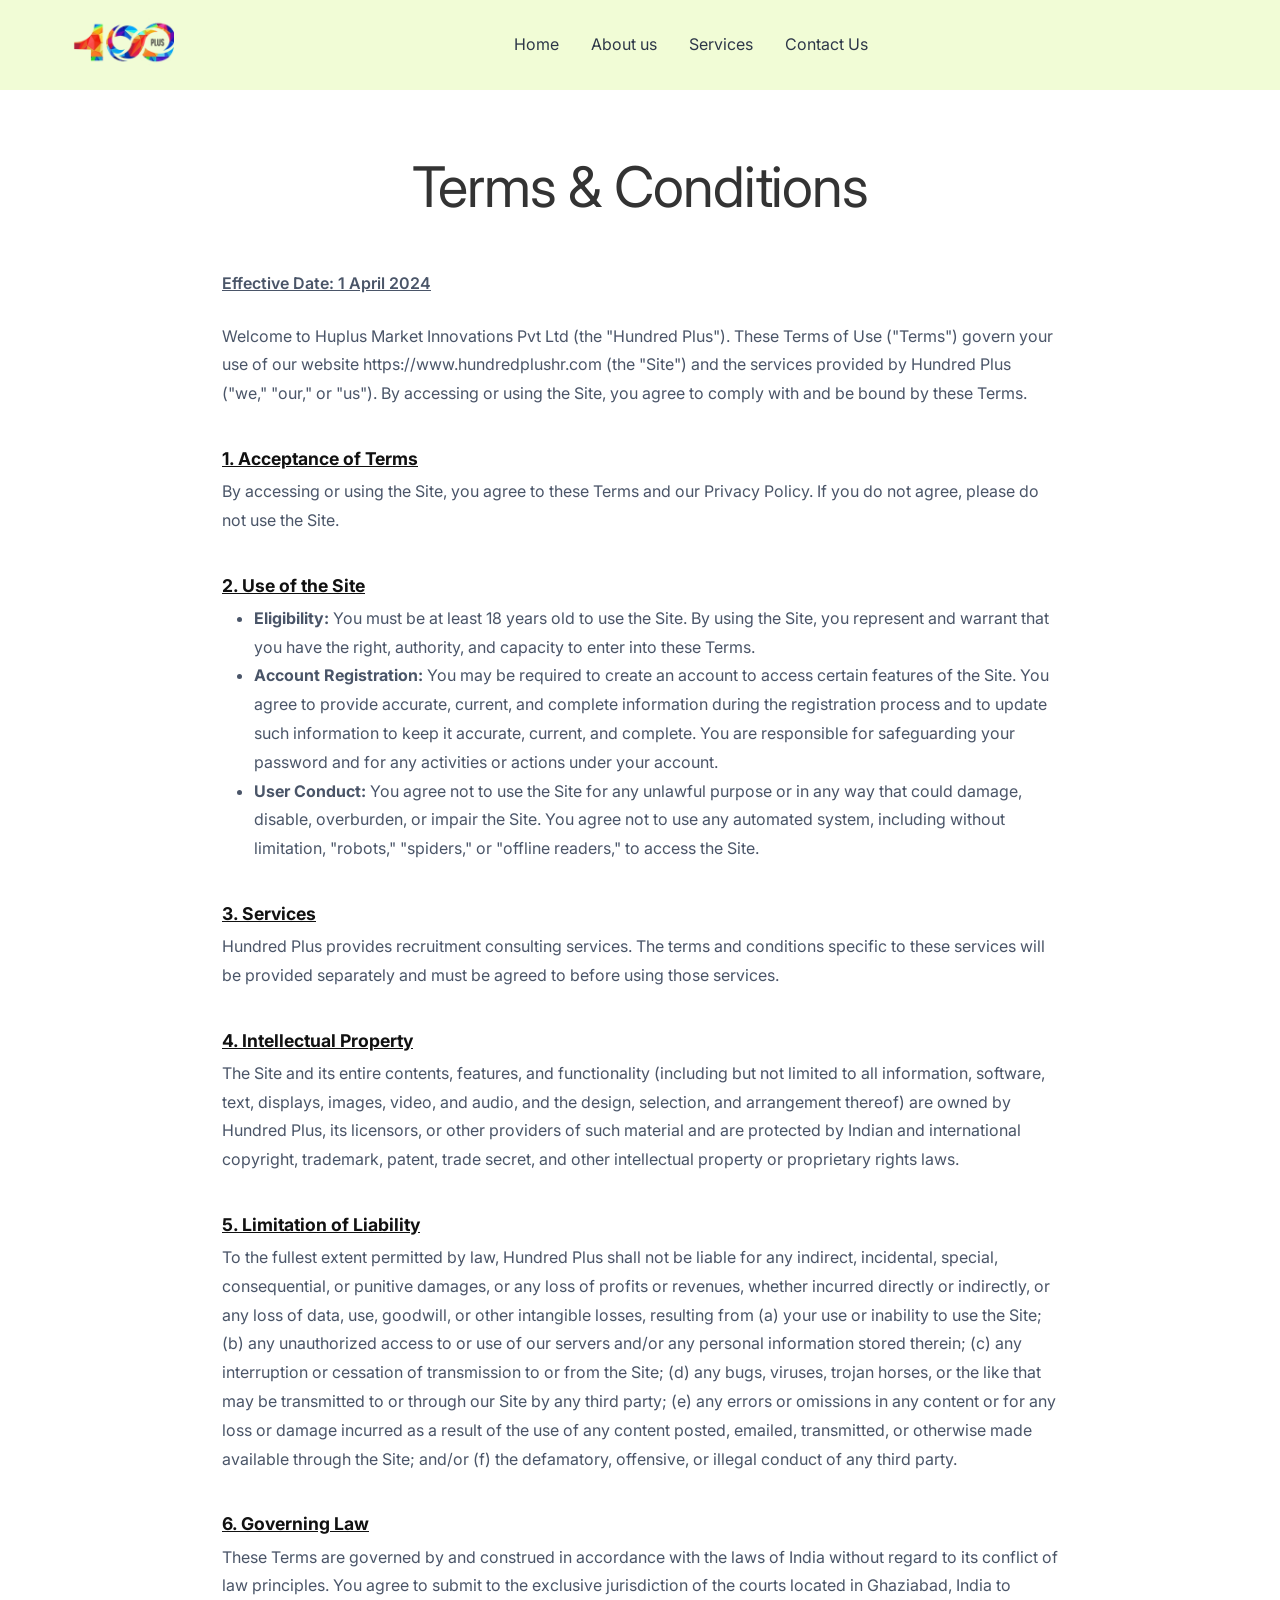
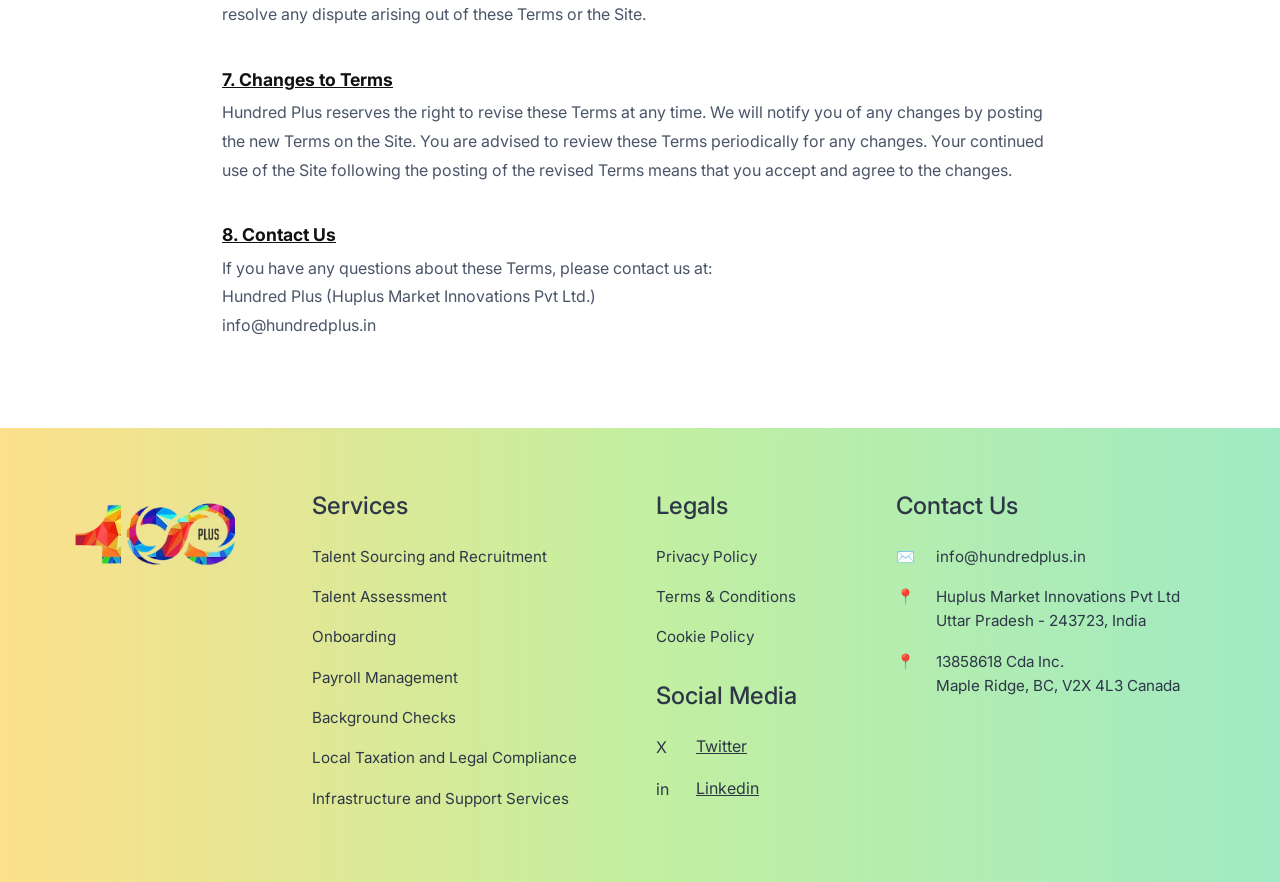
<file: terms.html>
<!DOCTYPE html>
<html lang="en">
<head>
    <meta charset="UTF-8">
    <meta name="viewport" content="width=device-width, initial-scale=1.0">
    <!-- SEO Meta Tags -->
    <meta name="description" content="Read the Terms of Use for Hundred Plus to understand our website guidelines and user agreements.">
    <meta name="keywords" content="Top 10 recruitment companies in India, Top Global staffing company, Top Global staffing agency, talent acquisition services, Recruitment and staffing, Recruitment Process Outsourcing, Remote Teams in India, Offshore team, Remote Hub, Capability centre, Center of Excellence, CoE, Shared Services Center, SSC, Offshore Development Center, ODC, Global In-House Center, GIC, Delivery Center, Innovation Hub, Support Center, Extended Team, Remote Operations Hub, Distributed Team, Virtual Team, Remote Engineering Team, Cloud Office, Tech Back Office, Managed Services Hub, Engineering Center, R&D Center, Remote Accounts operations Hub, Talent Assessment services, Interview Panel for talent assessment, Market Research and Insights for recruitment, Payroll Management services, Background check in India, Team Infrastructure and support services in India, Canada, Toronto, Vancouver, Calgary, Halifax, North America, US, IT recruitment, Banking and Finance recruitment, Cloud, Machine Learning, Data Analytics, Business Analytics, Automation, Artificial Intelligence, ERP, SAP Expert, Full stack developer, Mobile developer, Project Manager, Cloud Architects and Engineers, Cybersecurity Analysts, Data Scientists and Analysts, Murex Developer, Murex Business Analyst, Calypso Developer, Calypso Business Analyst, Endur Developer, Endur Business Analyst">
    <meta name="author" content="Hundred Plus">
    
    <!-- Open Graph / Facebook -->
    <meta property="og:type" content="website">
    <meta property="og:url" content="https://www.hundredplushr.com/terms.html">
    <meta property="og:title" content="Terms of Use | Hundred Plus">
    <meta property="og:description" content="Read the Terms of Use for Hundred Plus to understand our website guidelines and user agreements.">
    <meta property="og:image" content="https://www.hundredplushr.com/images/logo.png">
    
    <!-- Twitter -->
    <meta property="twitter:card" content="summary_large_image">
    <meta property="twitter:url" content="https://www.hundredplushr.com/terms.html">
    <meta property="twitter:title" content="Terms of Use | Hundred Plus">
    <meta property="twitter:description" content="Read the Terms of Use for Hundred Plus to understand our website guidelines and user agreements.">
    <meta property="twitter:image" content="https://www.hundredplushr.com/images/logo.png">
    
    <!-- Canonical URL -->
    <link rel="canonical" href="https://www.hundredplushr.com/terms.html">
    <title>Terms of Use | Hundred Plus</title>
    <link rel="stylesheet" href="css/styles.css">
</head>
<body>

<!-- Header Section -->
    <header class="Header-header">
      <div class="container Header-nav">
        <a href="index.html">
          <img src="images/logo.png" alt="100 Plus Logo" style="height: 50px; width: auto" />
        </a>
        <button class="Header-hamburger" id="mobileMenuBtn" aria-label="Toggle menu" onclick="document.getElementById('mobileMenu').classList.toggle('active')">
          <svg width="24" height="24" viewBox="0 0 24 24" fill="none" stroke="currentColor" stroke-width="2" stroke-linecap="round" stroke-linejoin="round">
            <line x1="3" y1="12" x2="21" y2="12"></line>
            <line x1="3" y1="6" x2="21" y2="6"></line>
            <line x1="3" y1="18" x2="21" y2="18"></line>
          </svg>
        </button>
        <nav class="Header-menu" id="mobileMenu">
          <a href="index.html">Home</a>
          <a href="about.html">About us</a>
          <a href="services.html">Services</a>
          <a href="contact.html">Contact Us</a>
        </nav>
      </div>
    </header>

    <section class="Terms-section" style="padding: 4rem 0; background: white;">
        <div class="container" style="max-width: 900px; margin: 0 auto; color: #4A5568; line-height: 1.8;">
            <h1 style="text-align: center; margin-bottom: 3rem; font-size: 3.5rem; font-weight: 400; color: #333;">Terms & Conditions</h1>

            <p style="margin-bottom: 1.5rem; font-weight: 600; text-decoration: underline;">Effective Date: 1 April 2024</p>

            <p style="margin-bottom: 2.5rem;">Welcome to Huplus Market Innovations Pvt Ltd (the "Hundred Plus"). These Terms of Use ("Terms") govern your use of our website https://www.hundredplushr.com (the "Site") and the services provided by Hundred Plus ("we," "our," or "us"). By accessing or using the Site, you agree to comply with and be bound by these Terms.</p>

            <h3 style="margin-top: 2.5rem; margin-bottom: 0.5rem; font-size: 1.1rem; color: #111;"><u><strong>1. Acceptance of Terms</strong></u></h3>
            <p style="margin-bottom: 1.5rem;">By accessing or using the Site, you agree to these Terms and our Privacy Policy. If you do not agree, please do not use the Site.</p>

            <h3 style="margin-top: 2.5rem; margin-bottom: 0.5rem; font-size: 1.1rem; color: #111;"><u><strong>2. Use of the Site</strong></u></h3>
            <ul style="list-style-type: disc; padding-left: 2rem; margin-bottom: 1.5rem; color: #4A5568;">
                <li><strong>Eligibility:</strong> You must be at least 18 years old to use the Site. By using the Site, you represent and warrant that you have the right, authority, and capacity to enter into these Terms.</li>
                <li><strong>Account Registration:</strong> You may be required to create an account to access certain features of the Site. You agree to provide accurate, current, and complete information during the registration process and to update such information to keep it accurate, current, and complete. You are responsible for safeguarding your password and for any activities or actions under your account.</li>
                <li><strong>User Conduct:</strong> You agree not to use the Site for any unlawful purpose or in any way that could damage, disable, overburden, or impair the Site. You agree not to use any automated system, including without limitation, "robots," "spiders," or "offline readers," to access the Site.</li>
            </ul>

            <h3 style="margin-top: 2.5rem; margin-bottom: 0.5rem; font-size: 1.1rem; color: #111;"><u><strong>3. Services</strong></u></h3>
            <p style="margin-bottom: 1.5rem;">Hundred Plus provides recruitment consulting services. The terms and conditions specific to these services will be provided separately and must be agreed to before using those services.</p>

            <h3 style="margin-top: 2.5rem; margin-bottom: 0.5rem; font-size: 1.1rem; color: #111;"><u><strong>4. Intellectual Property</strong></u></h3>
            <p style="margin-bottom: 1.5rem;">The Site and its entire contents, features, and functionality (including but not limited to all information, software, text, displays, images, video, and audio, and the design, selection, and arrangement thereof) are owned by Hundred Plus, its licensors, or other providers of such material and are protected by Indian and international copyright, trademark, patent, trade secret, and other intellectual property or proprietary rights laws.</p>

            <h3 style="margin-top: 2.5rem; margin-bottom: 0.5rem; font-size: 1.1rem; color: #111;"><u><strong>5. Limitation of Liability</strong></u></h3>
            <p style="margin-bottom: 1.5rem;">To the fullest extent permitted by law, Hundred Plus shall not be liable for any indirect, incidental, special, consequential, or punitive damages, or any loss of profits or revenues, whether incurred directly or indirectly, or any loss of data, use, goodwill, or other intangible losses, resulting from (a) your use or inability to use the Site; (b) any unauthorized access to or use of our servers and/or any personal information stored therein; (c) any interruption or cessation of transmission to or from the Site; (d) any bugs, viruses, trojan horses, or the like that may be transmitted to or through our Site by any third party; (e) any errors or omissions in any content or for any loss or damage incurred as a result of the use of any content posted, emailed, transmitted, or otherwise made available through the Site; and/or (f) the defamatory, offensive, or illegal conduct of any third party.</p>

            <h3 style="margin-top: 2.5rem; margin-bottom: 0.5rem; font-size: 1.1rem; color: #111;"><u><strong>6. Governing Law</strong></u></h3>
            <p style="margin-bottom: 1.5rem;">These Terms are governed by and construed in accordance with the laws of India without regard to its conflict of law principles. You agree to submit to the exclusive jurisdiction of the courts located in Ghaziabad, India to resolve any dispute arising out of these Terms or the Site.</p>

            <h3 style="margin-top: 2.5rem; margin-bottom: 0.5rem; font-size: 1.1rem; color: #111;"><u><strong>7. Changes to Terms</strong></u></h3>
            <p style="margin-bottom: 1.5rem;">Hundred Plus reserves the right to revise these Terms at any time. We will notify you of any changes by posting the new Terms on the Site. You are advised to review these Terms periodically for any changes. Your continued use of the Site following the posting of the revised Terms means that you accept and agree to the changes.</p>

            <h3 style="margin-top: 2.5rem; margin-bottom: 0.5rem; font-size: 1.1rem; color: #111;"><u><strong>8. Contact Us</strong></u></h3>
            <p style="margin-bottom: 1.5rem;">If you have any questions about these Terms, please contact us at:<br>
            Hundred Plus (Huplus Market Innovations Pvt Ltd.)<br>
            info@hundredplus.in</p>
        </div>
    </section>

<!-- Footer Section -->
    <footer class="Footer-footer">
      <div class="container">
        <div class="Footer-grid">
          
          <div class="Footer-logo">
            <img src="images/logo.png" alt="100 Plus Logo" />
          </div>

          
          <div class="Footer-column">
            <h3>Services</h3>
            <div class="Footer-linkList">
              <a href="services.html#talent-sourcing">Talent Sourcing and Recruitment</a>
              <a href="services.html#talent-assessment">Talent Assessment</a>
              <a href="services.html#onboarding">Onboarding</a>
              <a href="services.html#payroll-management">Payroll Management</a>
              <a href="services.html#background-checks">Background Checks</a>
              <a href="services.html#local-taxation">Local Taxation and Legal Compliance</a>
              <a href="services.html#infrastructure">Infrastructure and Support Services</a>
            </div>
          </div>

          
          <div class="Footer-column">
            <h3>Legals</h3>
            <div class="Footer-linkList">
              <a href="privacy.html">Privacy Policy</a>
              <a href="terms.html">Terms & Conditions</a>
              <a href="cookie.html">Cookie Policy</a>
            </div>

            <div class="Footer-socialMedia">
              <h3>Social Media</h3>
              <div class="Footer-iconRow">
                <span class="Footer-icon">X</span>
                <a href="https://x.com/hundredplusin/status/1844694441489019332" target="_blank" rel="noopener noreferrer">Twitter</a>
              </div>
              <div class="Footer-iconRow">
                <span class="Footer-icon">in</span>
                <a href="https://www.linkedin.com/posts/indiantalent-techrecruitment-globalhiring-share-7246454695676837888-zFpZ/" target="_blank" rel="noopener noreferrer">Linkedin</a>
              </div>
            </div>
          </div>

          
          <div class="Footer-column">
            <h3>Contact Us</h3>
            <p>
              <span class="Footer-icon">✉️</span>
              info@hundredplus.in
            </p>
            <p>
              <span class="Footer-icon">📍</span>
              <span>
                Huplus Market Innovations Pvt Ltd<br/>
                Uttar Pradesh - 243723, India
              </span>
            </p>
            <p>
              <span class="Footer-icon">📍</span>
              <span>
                13858618 Cda Inc.<br/>
                Maple Ridge, BC, V2X 4L3 Canada
              </span>
            </p>
          </div>
        </div>
      </div>
    </footer>

</body>
</html>
</file>
<file: css/styles.css>
@import url('https://fonts.googleapis.com/css2?family=Inter:wght@300;400;500;600;700&display=swap');

:root {
  /* Color Palette matching original site */
  --primary-color: #1A365D; /* Navy blue for main headings */
  --secondary-color: #2D3748; /* Dark grey for text */
  --accent-color: #000000; /* Black for buttons */
  
  --bg-main: #FFFFFF;
  --bg-header: #F1FCD6; /* Pale yellow/green for header */
  --bg-gradient: linear-gradient(135deg, #E2E8F0 0%, #FDF4FF 50%, #FEF08A 100%);
  
  --text-main: #2D3748;
  --text-muted: #4A5568;
  
  --border-color: #E2E8F0;
  
  /* Typography */
  --font-sans: 'Inter', sans-serif;
  
  /* Layout & Spacing */
  --max-width: 1200px;
  
  /* Transitions & Shadows */
  --transition-smooth: all 0.3s ease;
  --shadow-sm: 0 1px 2px rgba(0,0,0,0.05);
  --shadow-md: 0 4px 6px -1px rgba(0,0,0,0.1);
  --shadow-lg: 0 10px 15px -3px rgba(0,0,0,0.1);
}

/* Modern Reset */
* {
  box-sizing: border-box;
  margin: 0;
  padding: 0;
}

html,
body {
  max-width: 100vw;
  overflow-x: hidden;
  font-family: var(--font-sans);
  background-color: var(--bg-main);
  color: var(--text-main);
  line-height: 1.6;
}

a {
  color: inherit;
  text-decoration: none;
  transition: var(--transition-smooth);
}

ul, ol {
  list-style: none;
}

/* Typography Scale */
h1, h2, h3, h4, h5, h6 {
  font-weight: 700;
  line-height: 1.2;
  margin-bottom: 1rem;
  color: var(--primary-color);
}

h1 { font-size: 3.5rem; letter-spacing: -0.02em; }
h2 { font-size: 2.5rem; letter-spacing: -0.01em; }
h3 { font-size: 2rem; }
h4 { font-size: 1.5rem; }

p {
  margin-bottom: 1.5rem;
  color: var(--text-muted);
}

/* Utility Classes for premium feel */
.glass-panel {
  background: var(--bg-glass);
  backdrop-filter: blur(12px);
  -webkit-backdrop-filter: blur(12px);
  border: 1px solid rgba(255, 255, 255, 0.3);
  box-shadow: var(--shadow-md);
}

.container {
  width: 100%;
  max-width: var(--max-width);
  margin: 0 auto;
  padding: 0 2rem;
}

.btn {
  display: inline-flex;
  align-items: center;
  justify-content: center;
  padding: 0.75rem 2rem;
  border-radius: 9999px; /* Pill shape */
  font-weight: 500;
  font-size: 1rem;
  cursor: pointer;
  transition: var(--transition-smooth);
  border: none;
  outline: none;
}

.btn-primary {
  background-color: var(--accent-color);
  color: white;
  box-shadow: var(--shadow-sm);
}

.btn-primary:hover {
  background-color: #333333;
  transform: translateY(-2px);
  box-shadow: var(--shadow-md);
}

.btn-outline {
  background-color: transparent;
  color: var(--accent-color);
  border: 2px solid var(--accent-color);
}

.btn-outline:hover {
  background-color: var(--accent-color);
  color: white;
}

/* Responsive adjustments */
@media (max-width: 768px) {
  h1 { font-size: 2.5rem; }
  h2 { font-size: 2rem; }
  .container { padding: 0 1rem; }
}

@keyframes fadeInUp {
  from {
    opacity: 0;
    transform: translateY(30px);
  }
  to {
    opacity: 1;
    transform: translateY(0);
  }
}

.animate-fade-in-up {
  animation: fadeInUp 0.8s cubic-bezier(0.16, 1, 0.3, 1) forwards;
}

.animate-delay-100 { animation-delay: 100ms; }
.animate-delay-200 { animation-delay: 200ms; }
.animate-delay-300 { animation-delay: 300ms; }


/* --- Header Styles --- */
.Header-header {
  position: sticky;
  top: 0;
  z-index: 50;
  background: var(--bg-header); /* Pale yellow */
  padding: 1rem 0;
}

.Header-nav {
  display: flex;
  justify-content: space-between;
  align-items: center;
}

.Header-logo {
  font-size: 1.5rem;
  font-weight: 700;
  color: var(--primary-color);
  letter-spacing: -0.05em;
  display: flex;
  align-items: center;
}

.Header-logo img {
  height: 40px;
  margin-right: 0.5rem;
}

.Header-menu {
  display: flex;
  gap: 2rem;
  flex: 1;
  justify-content: center;
}

.Header-menuLink {
  color: var(--text-main);
  font-weight: 500;
  position: relative;
}

.Header-menuLink::after {
  content: '';
  position: absolute;
  width: 0;
  height: 2px;
  bottom: -4px;
  left: 0;
  background-color: var(--primary-color);
  transition: width 0.3s ease;
}

.Header-menuLink:hover::after {
  width: 100%;
}

.Header-inquireBtn {
  margin-left: auto;
}


/* --- Hero Styles --- */
.Hero-hero {
  padding: 6rem 0;
  background: var(--bg-main);
}

.Hero-content {
  display: flex;
  align-items: center;
  justify-content: space-between;
  gap: 4rem;
}

.Hero-left {
  flex: 1;
  max-width: 600px;
}

.Hero-right {
  flex: 1;
  display: flex;
  justify-content: center;
  position: relative;
}

.Hero-hero h1 {
  font-size: 4.5rem;
  line-height: 1.1;
  margin-bottom: 1.5rem;
  color: var(--primary-color);
  font-weight: 800;
  text-transform: uppercase;
}

.Hero-hero h1 span {
  display: block;
  color: #4A5568;
  font-size: 3rem;
  text-transform: none;
  font-weight: 700;
  margin-top: 0.5rem;
}

.Hero-hero p {
  font-size: 1.125rem;
  color: var(--text-muted);
  margin-bottom: 2.5rem;
  line-height: 1.8;
}

.Hero-imageMosaic {
  width: 100%;
  max-width: 500px;
  height: 500px;
  background-color: #FEE2E2; /* Placeholder for the mosaic */
  border-radius: 40px 150px 40px 150px;
  position: relative;
  overflow: hidden;
}

@media (max-width: 992px) {
  .Hero-content {
    flex-direction: column;
    text-align: center;
  }
  .Hero-hero h1 {
    font-size: 3rem;
  }
  .Hero-hero h1 span {
    font-size: 2rem;
  }
}


/* --- StartupsSMEs Styles --- */
.StartupsSMEs-section {
  padding: 6rem 0;
  background: var(--bg-main);
}

.StartupsSMEs-heading {
  text-align: center;
  font-size: 2.5rem;
  color: var(--primary-color);
  margin-bottom: 4rem;
}

.StartupsSMEs-grid {
  display: grid;
  grid-template-columns: 1fr 1.5fr 1fr;
  gap: 2rem;
  align-items: center;
}

.StartupsSMEs-col {
  display: flex;
  flex-direction: column;
  gap: 2rem;
  text-align: center;
}

.StartupsSMEs-col h3 {
  font-size: 1.5rem;
  color: var(--text-main);
  font-weight: 600;
  margin-top: 1rem;
}

.StartupsSMEs-card {
  background: white;
  padding: 3rem 2rem;
  border-radius: 24px;
  box-shadow: var(--shadow-sm);
  transition: transform 0.3s cubic-bezier(0.4, 0, 0.2, 1), box-shadow 0.3s cubic-bezier(0.4, 0, 0.2, 1);
}

.StartupsSMEs-card:hover {
  transform: translateY(-8px);
  box-shadow: 0 20px 40px rgba(0, 0, 0, 0.12);
}

.StartupsSMEs-imagePlaceholder {
  border-radius: 24px;
  width: 100%;
  aspect-ratio: 3/4;
  object-fit: cover;
  box-shadow: var(--shadow-md);
}

.StartupsSMEs-circlePlaceholder {
  border-radius: 50%;
  width: 250px;
  height: 250px;
  margin: 0 auto;
  object-fit: cover;
  box-shadow: var(--shadow-sm);
}

.StartupsSMEs-rectPlaceholder {
  border-radius: 16px;
  width: 100%;
  aspect-ratio: 16/9;
  object-fit: cover;
  box-shadow: var(--shadow-sm);
}

@media (max-width: 992px) {
  .StartupsSMEs-grid {
    grid-template-columns: 1fr;
  }
  .StartupsSMEs-imagePlaceholder {
    aspect-ratio: 16/9;
  }
}


/* --- BridgeTalentGap Styles --- */
.BridgeTalentGap-section {
  padding: 8rem 0;
  
}

.BridgeTalentGap-grid {
  display: grid;
  grid-template-columns: 1fr 1fr;
  gap: 4rem;
  align-items: center;
}

.BridgeTalentGap-left h2 {
  font-size: 2.5rem;
  color: var(--primary-color);
  font-weight: 600;
  margin-bottom: 2rem;
}

.BridgeTalentGap-right {
  display: grid;
  grid-template-columns: 1fr 1fr;
  gap: 1.5rem;
}

.BridgeTalentGap-card {
  background: white;
  padding: 1.5rem 1rem;
  border-radius: 12px;
  text-align: center;
  font-weight: 500;
  color: var(--primary-color);
  font-size: 1rem;
  box-shadow: 0 4px 6px rgba(0,0,0,0.05);
  display: flex;
  align-items: center;
  justify-content: center;
  min-height: 120px;
}

@media (max-width: 992px) {
  .BridgeTalentGap-grid {
    grid-template-columns: 1fr;
  }
}
@media (max-width: 600px) {
  .BridgeTalentGap-right {
    grid-template-columns: 1fr;
  }
}


/* --- LeverageIndia Styles --- */
.LeverageIndia-section {
  padding: 4rem 0 8rem;
  
}

.LeverageIndia-topGrid {
  display: grid;
  grid-template-columns: 1fr 1fr;
  gap: 4rem;
  margin-bottom: 6rem;
}

.LeverageIndia-accordionList {
  display: flex;
  flex-direction: column;
  gap: 1rem;
}

.LeverageIndia-accordionItem {
  background: white;
  border-radius: 9999px;
  padding: 0.75rem 1.5rem;
  display: flex;
  justify-content: space-between;
  align-items: center;
  font-weight: 500;
  font-size: 1rem;
  color: var(--text-main);
  border: none;
  box-shadow: 0 2px 4px rgba(0,0,0,0.05);
  cursor: pointer;
  margin-bottom: 0.5rem;
}

.LeverageIndia-rightContent h2 {
  font-size: 3rem;
  margin-bottom: 1.5rem;
  color: var(--primary-color);
}

.LeverageIndia-rightContent p {
  font-size: 1.125rem;
  margin-bottom: 2rem;
}

.LeverageIndia-bottomGrid {
  display: grid;
  grid-template-columns: 1fr 1fr 1fr;
  gap: 2rem;
  align-items: start;
}

.LeverageIndia-bottomTitle h2 {
  font-size: 2rem;
  margin-bottom: 1.5rem;
  color: var(--primary-color);
}

.LeverageIndia-card {
  background: white;
  padding: 2rem;
  border-radius: 12px;
  box-shadow: 0 4px 6px rgba(0,0,0,0.05);
  height: 100%;
}

.LeverageIndia-card h3 {
  font-size: 1.25rem;
  margin-bottom: 1rem;
  color: var(--primary-color);
}

.LeverageIndia-card ul {
  list-style: disc;
  padding-left: 1.5rem;
  color: var(--text-muted);
  font-size: 0.9rem;
}

.LeverageIndia-card li {
  margin-bottom: 0.5rem;
}

@media (max-width: 992px) {
  .LeverageIndia-topGrid, .LeverageIndia-bottomGrid {
    grid-template-columns: 1fr;
  }
}


/* --- TalentAssessment Styles --- */
.TalentAssessment-section {
  padding: 4rem 0 8rem;
  
}

.TalentAssessment-grid {
  display: grid;
  grid-template-columns: 1fr 1fr;
  gap: 4rem;
  align-items: center;
  margin-bottom: 6rem;
}

.TalentAssessment-cards {
  display: flex;
  gap: 1.5rem;
}

.TalentAssessment-card {
  background: white;
  padding: 2rem 1.5rem;
  border-radius: 12px;
  box-shadow: 0 4px 6px rgba(0,0,0,0.05);
  flex: 1;
  text-align: center;
}

.TalentAssessment-card h3 {
  font-size: 1.25rem;
  margin-bottom: 1rem;
  color: var(--primary-color);
}

.TalentAssessment-card p {
  font-size: 0.95rem;
  color: var(--text-muted);
}

.TalentAssessment-rightContent h2 {
  font-size: 2rem;
  color: var(--primary-color);
  margin-bottom: 1.5rem;
}

.TalentAssessment-whyChooseUs {
  text-align: center;
  font-size: 3rem;
  color: var(--text-main);
  margin-top: 6rem;
  text-transform: uppercase;
  font-weight: 600;
}

@media (max-width: 992px) {
  .TalentAssessment-grid {
    grid-template-columns: 1fr;
  }
  .TalentAssessment-cards {
    flex-direction: column;
  }
}


/* --- Footer Styles --- */
.Footer-footer {
  background: linear-gradient(to right, #FDE08B, #C3EFA0, #A0EAC3);
  color: var(--text-main);
  padding: 4rem 0 4rem;
}

.Footer-grid {
  display: grid;
  grid-template-columns: 1fr 1.5fr 1fr 1.5fr;
  gap: 2rem;
}

.Footer-column h3 {
  color: var(--text-main);
  font-size: 1.5rem;
  font-weight: 500;
  margin-bottom: 1.5rem;
}

.Footer-column p {
  color: var(--text-main);
  margin-bottom: 1rem;
  font-size: 0.95rem;
  display: flex;
  align-items: flex-start;
  gap: 1rem;
}

.Footer-linkList {
  display: flex;
  flex-direction: column;
  gap: 1rem;
}

.Footer-linkList a {
  color: var(--text-main);
  font-size: 0.95rem;
}

.Footer-linkList a:hover {
  text-decoration: underline;
}

.Footer-socialMedia {
  margin-top: 2rem;
}

.Footer-iconRow {
  display: flex;
  align-items: center;
  gap: 1rem;
  margin-bottom: 1rem;
}

.Footer-iconRow a {
  text-decoration: underline;
}

.Footer-icon {
  width: 24px;
  height: 24px;
  flex-shrink: 0;
}

.Footer-logo img {
  height: 80px;
  width: auto;
}

@media (max-width: 992px) {
  .Footer-grid {
    grid-template-columns: 1fr 1fr;
  }
}
@media (max-width: 600px) {
  .Footer-grid {
    grid-template-columns: 1fr;
  }
}


/* --- HeroGraphic Styles --- */
.HeroGraphic-container {
  position: relative;
  width: 600px;
  height: 540px;
  transition: transform 0.HeroGraphic-3s ease;
  transform-origin: center;
}

.HeroGraphic-shape {
  position: absolute;
  overflow: hidden;
  transition: all 0.HeroGraphic-4s cubic-bezier(0.HeroGraphic-4, 0, 0.HeroGraphic-2, 1);
  background-size: cover;
  background-position: center;
}

.HeroGraphic-container:hover {
  transform: scale(1.02);
}
.HeroGraphic-container:hover .HeroGraphic-hoverShiftLeft {
  transform: translateX(-5px);
}
.HeroGraphic-container:hover .HeroGraphic-hoverShiftRight {
  transform: translateX(5px);
}

/* --- TOP ROW (0 - 180px) --- */
.HeroGraphic-topDarkGreen {
  top: 0; left: 0; width: 70px; height: 180px;
  background-color: #314E42;
  border-top-left-radius: 90px;
}

.HeroGraphic-topLightBlue {
  top: 0; left: 70px; width: 70px; height: 180px;
  background-color: #C6D8E9;
}

.HeroGraphic-topTan {
  top: 0; left: 140px; width: 460px; height: 180px;
  background-color: #F3DABB;
  display: flex;
  align-items: center;
  justify-content: center;
}

.HeroGraphic-topPink {
  top: 0; left: 420px; width: 180px; height: 180px;
  background-color: #FBB6D9;
  border-bottom-left-radius: 180px;
  z-index: 2;
}

/* --- MIDDLE ROW (180px - 360px) --- */
.HeroGraphic-midYellow {
  top: 180px; left: 0; width: 340px; height: 180px;
  background-color: #FCE182;
}

.HeroGraphic-midPurple {
  top: 180px; left: 420px; width: 180px; height: 180px;
  background-color: #A8A3FA;
  border-top-right-radius: 90px;
  border-bottom-right-radius: 90px;
  z-index: 1;
}

.HeroGraphic-midDarkGreenCircle {
  top: 180px; left: 350px; width: 180px; height: 180px;
  background-color: #047857;
  border-radius: 50%;
  z-index: 2;
}

.HeroGraphic-midIllustrationCircle {
  top: 180px; left: 260px; width: 180px; height: 180px;
  background-color: #E2C8B8;
  border-radius: 50%;
  z-index: 3;
  display: flex;
  align-items: center;
  justify-content: center;
  box-shadow: 2px 0 10px rgba(0,0,0,0.1);
}

/* --- BOTTOM ROW (360px - 540px) --- */
.HeroGraphic-bottomTan {
  top: 360px; left: 0; width: 240px; height: 180px;
  background-color: #F2DDC1;
  border-bottom-left-radius: 90px;
  display: flex;
  align-items: center;
  justify-content: center;
}

.HeroGraphic-bottomPurple {
  top: 360px; left: 240px; width: 360px; height: 180px;
  background-color: #CCBFFD;
  border-top-right-radius: 90px;
  border-bottom-right-radius: 90px;
}


/* Scale for smaller screens */
@media (max-width: 1200px) {
  .HeroGraphic-container {
    transform: scale(0.8);
  }
}

@media (max-width: 992px) {
  .HeroGraphic-container {
    transform: scale(0.6);
    margin: -100px auto;
  }
}

@media (max-width: 768px) {
  .HeroGraphic-container {
    transform: scale(0.5);
    margin: -150px auto;
  }
}



.unified-gradient-bg {
  background: var(--bg-gradient);
}
.WhyChooseUs-section {
  padding: 6rem 0;
  background: var(--bg-main);
}

.WhyChooseUs-grid {
  display: grid;
  grid-template-columns: repeat(3, 1fr);
  gap: 1.5rem;
  margin-top: 2rem;
}

.WhyChooseUs-card {
  background: white;
  border-radius: 12px;
  padding: 1.5rem;
  box-shadow: 0 4px 6px rgba(0,0,0,0.05);
  display: flex;
  align-items: center;
  gap: 1.25rem;
  border: 1px solid #E2E8F0;
}

.WhyChooseUs-icon {
  width: 48px;
  height: 48px;
  flex-shrink: 0;
  display: flex;
  align-items: center;
  justify-content: center;
  color: #1E293B;
}

.WhyChooseUs-icon svg {
  width: 100%;
  height: 100%;
  stroke-width: 1.25;
}

.WhyChooseUs-text h3 {
  font-size: 1rem;
  color: var(--text-main);
  margin-bottom: 0.25rem;
  text-transform: uppercase;
  font-weight: 600;
}

.WhyChooseUs-text p {
  font-size: 0.8rem;
  color: var(--text-muted);
}

@media (max-width: 992px) {
  .WhyChooseUs-grid { grid-template-columns: repeat(2, 1fr); }
}

@media (max-width: 600px) {
  .WhyChooseUs-grid { grid-template-columns: 1fr; }
}

/* --- Modal Styles --- */
.modal-overlay {
  display: none;
  position: fixed;
  top: 0;
  left: 0;
  width: 100%;
  height: 100%;
  background: rgba(0, 0, 0, 0.5);
  z-index: 1000;
  justify-content: center;
  align-items: center;
}

.modal-overlay.active {
  display: flex;
}

.modal-content {
  background: #333333;
  width: 100%;
  max-width: 450px;
  border-radius: 12px;
  padding: 2rem;
  box-shadow: 0 10px 25px rgba(0,0,0,0.2);
  position: relative;
  font-family: inherit;
}

.modal-close {
  position: absolute;
  top: 1rem;
  right: 1.25rem;
  color: #fff;
  font-size: 1.5rem;
  cursor: pointer;
  background: none;
  border: none;
}

.modal-form {
  display: flex;
  flex-direction: column;
  gap: 1.25rem;
}

.modal-form-group {
  display: flex;
  flex-direction: column;
  gap: 0.5rem;
}

.modal-form-group label {
  color: #fff;
  font-size: 0.9rem;
}

.modal-form-group input,
.modal-form-group textarea {
  background: #EDEDED;
  border: none;
  border-radius: 8px;
  padding: 0.75rem 1rem;
  font-size: 1rem;
  color: #333;
  font-family: inherit;
}

.modal-form-group textarea {
  resize: vertical;
  min-height: 100px;
}

.modal-form-group input:focus,
.modal-form-group textarea:focus {
  outline: 2px solid #555;
}

.modal-submit {
  background: #fff;
  color: #333;
  border: none;
  border-radius: 9999px;
  padding: 0.75rem;
  font-size: 1rem;
  font-weight: 500;
  cursor: pointer;
  margin-top: 0.5rem;
  transition: opacity 0.2s;
}

.modal-submit:hover {
  opacity: 0.9;
}

/* --- About Us Styles --- */
.AboutUs-section {
  padding: 6rem 0;
  text-align: center;
  background: white;
}
.AboutUs-title {
  font-size: 3rem;
  color: var(--text-main);
  margin-bottom: 4rem;
  font-weight: 500;
}
.AboutUs-grid {
  display: grid;
  grid-template-columns: 1fr 1fr;
  gap: 2rem;
  max-width: 1100px;
  margin: 0 auto;
}
.AboutUs-card {
  padding: 3rem 2rem;
  border-radius: 40px;
  box-shadow: 0 10px 20px rgba(0,0,0,0.08);
  display: flex;
  flex-direction: column;
  justify-content: center;
  align-items: center;
}
.AboutUs-card h3 {
  font-size: 2rem;
  color: var(--text-main);
  margin-bottom: 1rem;
  font-weight: 400;
}
.AboutUs-card p {
  font-size: 1rem;
  color: var(--text-main);
  line-height: 1.6;
}
.AboutUs-card.vision { background: #EBD3FE; }
.AboutUs-card.mission { background: #FEF3CC; }
.AboutUs-card.approach { background: #FFB3C6; }
.AboutUs-card.why { background: #A7F3D0; }

@media (max-width: 992px) {
  .AboutUs-grid { grid-template-columns: 1fr; }
}

/* --- Services Page Styles --- */
.Services-title {
  font-size: 3.5rem;
  text-align: center;
  margin: 4rem 0;
  color: var(--text-main);
  font-weight: 500;
}

.Services-wrapper {
  padding: 4rem 0;
}

.Service-row {
  display: flex;
  align-items: center;
  justify-content: space-between;
  max-width: 1200px;
  margin: 0 auto 4rem auto;
  gap: 4rem;
  scroll-margin-top: 120px;
}

.Service-row.reverse {
  flex-direction: row-reverse;
}

.Service-text-col {
  flex: 1;
}

.Service-text-col h2 {
  font-size: 2.5rem;
  color: var(--text-main);
  font-weight: 500;
}

.Service-row.reverse .Service-text-col {
  text-align: right;
}

.Service-card-col {
  flex: 1.5;
  background: white;
  padding: 3rem;
  border-radius: 24px;
  box-shadow: 0 10px 20px rgba(0,0,0,0.05);
}

.Service-card-col p {
  color: var(--text-main);
  line-height: 1.6;
  margin-bottom: 1.5rem;
  font-size: 0.95rem;
}

.Service-hide-btn {
  color: #3B82F6;
  text-decoration: underline;
  text-transform: uppercase;
  font-size: 0.85rem;
  font-weight: 600;
  cursor: pointer;
}

.WhyWorkWithUs-section {
  padding: 6rem 0;
  background: white;
}

.WhyWorkWithUs-title {
  text-align: center;
  font-size: 2.5rem;
  margin-bottom: 4rem;
  color: var(--text-main);
}

.WhyWorkWithUs-grid {
  display: grid;
  grid-template-columns: repeat(3, 1fr);
  gap: 2rem;
  max-width: 1200px;
  margin: 0 auto;
}

.WhyWorkWithUs-card {
  background: white;
  padding: 3rem 2rem;
  border-radius: 16px;
  border: 1px solid #E2E8F0;
  box-shadow: 0 4px 6px rgba(0,0,0,0.02);
  text-align: center;
}

.WhyWorkWithUs-card h3 {
  font-size: 1.25rem;
  color: var(--text-main);
  margin-bottom: 1rem;
}

.WhyWorkWithUs-card p {
  color: var(--text-muted);
  font-size: 0.9rem;
  line-height: 1.5;
}

@media (max-width: 992px) {
  .Service-row, .Service-row.reverse {
    flex-direction: column;
    text-align: left;
    gap: 2rem;
  }
  .Service-row.reverse .Service-text-col {
    text-align: left;
  }
  .WhyWorkWithUs-grid {
    grid-template-columns: 1fr;
  }
}

/* --- Services Expand/Collapse --- */
.Service-card-col.collapsed p:not(:first-of-type) {
  display: none;
}

.Service-card-col.collapsed p:first-of-type::after {
  content: " ...";
}

.Service-toggle-btn {
  color: #3B82F6;
  text-decoration: underline;
  text-transform: uppercase;
  font-size: 0.85rem;
  font-weight: 600;
  cursor: pointer;
  display: inline-block;
  margin-top: 0.5rem;
}

/* --- Contact Us Page Styles --- */
.Contact-section {
  padding: 6rem 0;
  background: var(--bg-main);
  min-height: 80vh;
  position: relative;
  overflow: hidden;
}

.Contact-section::before {
  content: '';
  position: absolute;
  top: -50%;
  left: -50%;
  width: 200%;
  height: 200%;
  background: radial-gradient(circle at center, rgba(167, 243, 208, 0.15) 0%, transparent 50%);
  z-index: 0;
}

.Contact-section .container {
  position: relative;
  z-index: 1;
}

.Contact-header {
  text-align: center;
  margin-bottom: 4rem;
}

.Contact-title {
  font-size: 3.5rem;
  color: var(--primary-color);
  margin-bottom: 1rem;
}

.Contact-subtitle {
  font-size: 1.125rem;
  color: var(--text-muted);
  max-width: 600px;
  margin: 0 auto;
}

.Contact-grid {
  display: grid;
  grid-template-columns: 1fr;
  gap: 3rem;
  max-width: 800px;
  margin: 0 auto;
}

.Contact-info {
  padding: 3rem 2rem;
  border-radius: 24px;
  background: linear-gradient(135deg, #1A365D 0%, #2D3748 100%);
  color: white;
  display: flex;
  flex-direction: column;
  gap: 2.5rem;
  box-shadow: 0 20px 40px rgba(0, 0, 0, 0.1);
}

.Contact-info-item {
  display: flex;
  align-items: flex-start;
  gap: 1.5rem;
}

.Contact-icon {
  font-size: 1.5rem;
  background: rgba(255, 255, 255, 0.1);
  width: 50px;
  height: 50px;
  display: flex;
  align-items: center;
  justify-content: center;
  border-radius: 12px;
  flex-shrink: 0;
  border: 1px solid rgba(255, 255, 255, 0.2);
}

.Contact-info-item h3 {
  color: white;
  font-size: 1.25rem;
  margin-bottom: 0.5rem;
}

.Contact-info-item p {
  color: rgba(255, 255, 255, 0.8);
  font-size: 0.95rem;
  line-height: 1.6;
  margin: 0;
}

.Contact-form-wrapper {
  padding: 3rem;
  border-radius: 24px;
  background: white;
  box-shadow: 0 20px 40px rgba(0, 0, 0, 0.05);
  border: 1px solid var(--border-color);
}

.Contact-form {
  display: flex;
  flex-direction: column;
  gap: 1.5rem;
}

.form-row {
  display: grid;
  grid-template-columns: 1fr 1fr;
  gap: 1.5rem;
}

.form-group {
  display: flex;
  flex-direction: column;
  gap: 0.5rem;
}

.form-group label {
  font-size: 0.9rem;
  font-weight: 500;
  color: var(--primary-color);
}

.form-group input,
.form-group textarea {
  width: 100%;
  padding: 1rem 1.25rem;
  border: 1px solid #E2E8F0;
  border-radius: 12px;
  font-size: 1rem;
  font-family: inherit;
  background: #F8FAFC;
  transition: all 0.3s ease;
}

.form-group input:focus,
.form-group textarea:focus {
  outline: none;
  border-color: var(--primary-color);
  background: white;
  box-shadow: 0 0 0 4px rgba(26, 54, 93, 0.1);
}

.form-group textarea {
  resize: vertical;
  min-height: 120px;
}

.Contact-submit {
  width: 100%;
  padding: 1rem;
  font-size: 1.125rem;
  margin-top: 1rem;
}

@media (max-width: 992px) {
  .Contact-grid {
    grid-template-columns: 1fr;
  }
  .form-row {
    grid-template-columns: 1fr;
  }
}

.Header-hamburger { display: none; background: none; border: none; cursor: pointer; color: var(--text-main); padding: 0.5rem; }

/* --- Mobile Optimization --- */
@media (max-width: 768px) {
  .Header-nav {
    flex-direction: row;
    justify-content: space-between;
    align-items: center;
    flex-wrap: wrap;
    gap: 0;
  }
  .Header-hamburger {
    display: block;
  }
  .Header-menu {
    display: none;
    width: 100%;
    flex-direction: column;
    align-items: center;
    gap: 1rem;
    padding-top: 1rem;
    margin-top: 1rem;
    border-top: 1px solid rgba(0,0,0,0.1);
  }
  .Header-menu.active {
    display: flex;
  }
  .Hero-hero {
    padding: 3rem 0;
  }
  .Hero-hero h1 {
    font-size: 2.2rem;
  }
  .Hero-hero h1 span {
    font-size: 1.5rem;
  }
  .Hero-hero p {
    font-size: 1rem;
  }
  .StartupsSMEs-heading,
  .BridgeTalentGap-left h2,
  .LeverageIndia-rightContent h2,
  .LeverageIndia-bottomTitle h2,
  .TalentAssessment-rightContent h2,
  .AboutUs-title,
  .Services-title,
  .WhyWorkWithUs-title,
  .Contact-title {
    font-size: 2rem;
  }
}

/* --- New Minimal Contact Page Styles --- */
.Contact-header-minimal {
  text-align: center;
  margin-bottom: 2rem;
}

.Contact-header-minimal h1 {
  font-size: 3.5rem;
  font-weight: 400;
  color: #333;
}

.Contact-form-minimal {
  max-width: 900px;
  margin: 0 auto 5rem auto;
}

.form-group-minimal {
  display: flex;
  flex-direction: column;
  gap: 0.5rem;
  margin-bottom: 1.5rem;
}

.form-group-minimal label {
  font-size: 0.9rem;
  color: #555;
}

.form-group-minimal input,
.form-group-minimal textarea {
  width: 100%;
  padding: 0.75rem 1rem;
  border: 1px solid #ddd;
  border-radius: 8px;
  font-size: 1rem;
  font-family: inherit;
  background: #fff;
  transition: border-color 0.3s ease;
}

.form-group-minimal input:focus,
.form-group-minimal textarea:focus {
  outline: none;
  border-color: #333;
}

.form-group-minimal textarea {
  resize: vertical;
}

.Contact-submit-minimal {
  width: 100%;
  background: #000;
  color: #fff;
  border: none;
  border-radius: 9999px;
  padding: 1rem;
  font-size: 1rem;
  font-weight: 600;
  cursor: pointer;
  margin-top: 0.5rem;
  transition: opacity 0.3s;
}

.Contact-submit-minimal:hover {
  opacity: 0.8;
}

.Connect-section {
  text-align: center;
  margin-top: 5rem;
  margin-bottom: 5rem;
}

.Connect-section h2 {
  font-size: 2.5rem;
  font-weight: 400;
  color: #333;
  margin-bottom: 3rem;
}

.Connect-grid {
  display: grid;
  grid-template-columns: repeat(3, 1fr);
  gap: 3rem;
  max-width: 1250px;
  margin: 0 auto;
}

.Connect-card {
  background: #fff;
  padding: 3rem 1.5rem;
  border-radius: 12px;
  box-shadow: 0 4px 20px rgba(0, 0, 0, 0.05);
  border: 1px solid #f5f5f5;
  display: flex;
  flex-direction: column;
  align-items: center;
  text-align: center;
}

.Connect-icon {
  width: 32px;
  height: 32px;
  margin-bottom: 1.5rem;
  color: #333;
}

.Connect-card h3 {
  font-size: 1.1rem;
  font-weight: 400;
  color: #333;
  margin-bottom: 1rem;
}

.Connect-card p {
  font-size: 0.85rem;
  color: #666;
  line-height: 1.6;
}

@media (max-width: 992px) {
  .Connect-grid {
    grid-template-columns: 1fr;
  }
}
</file>
